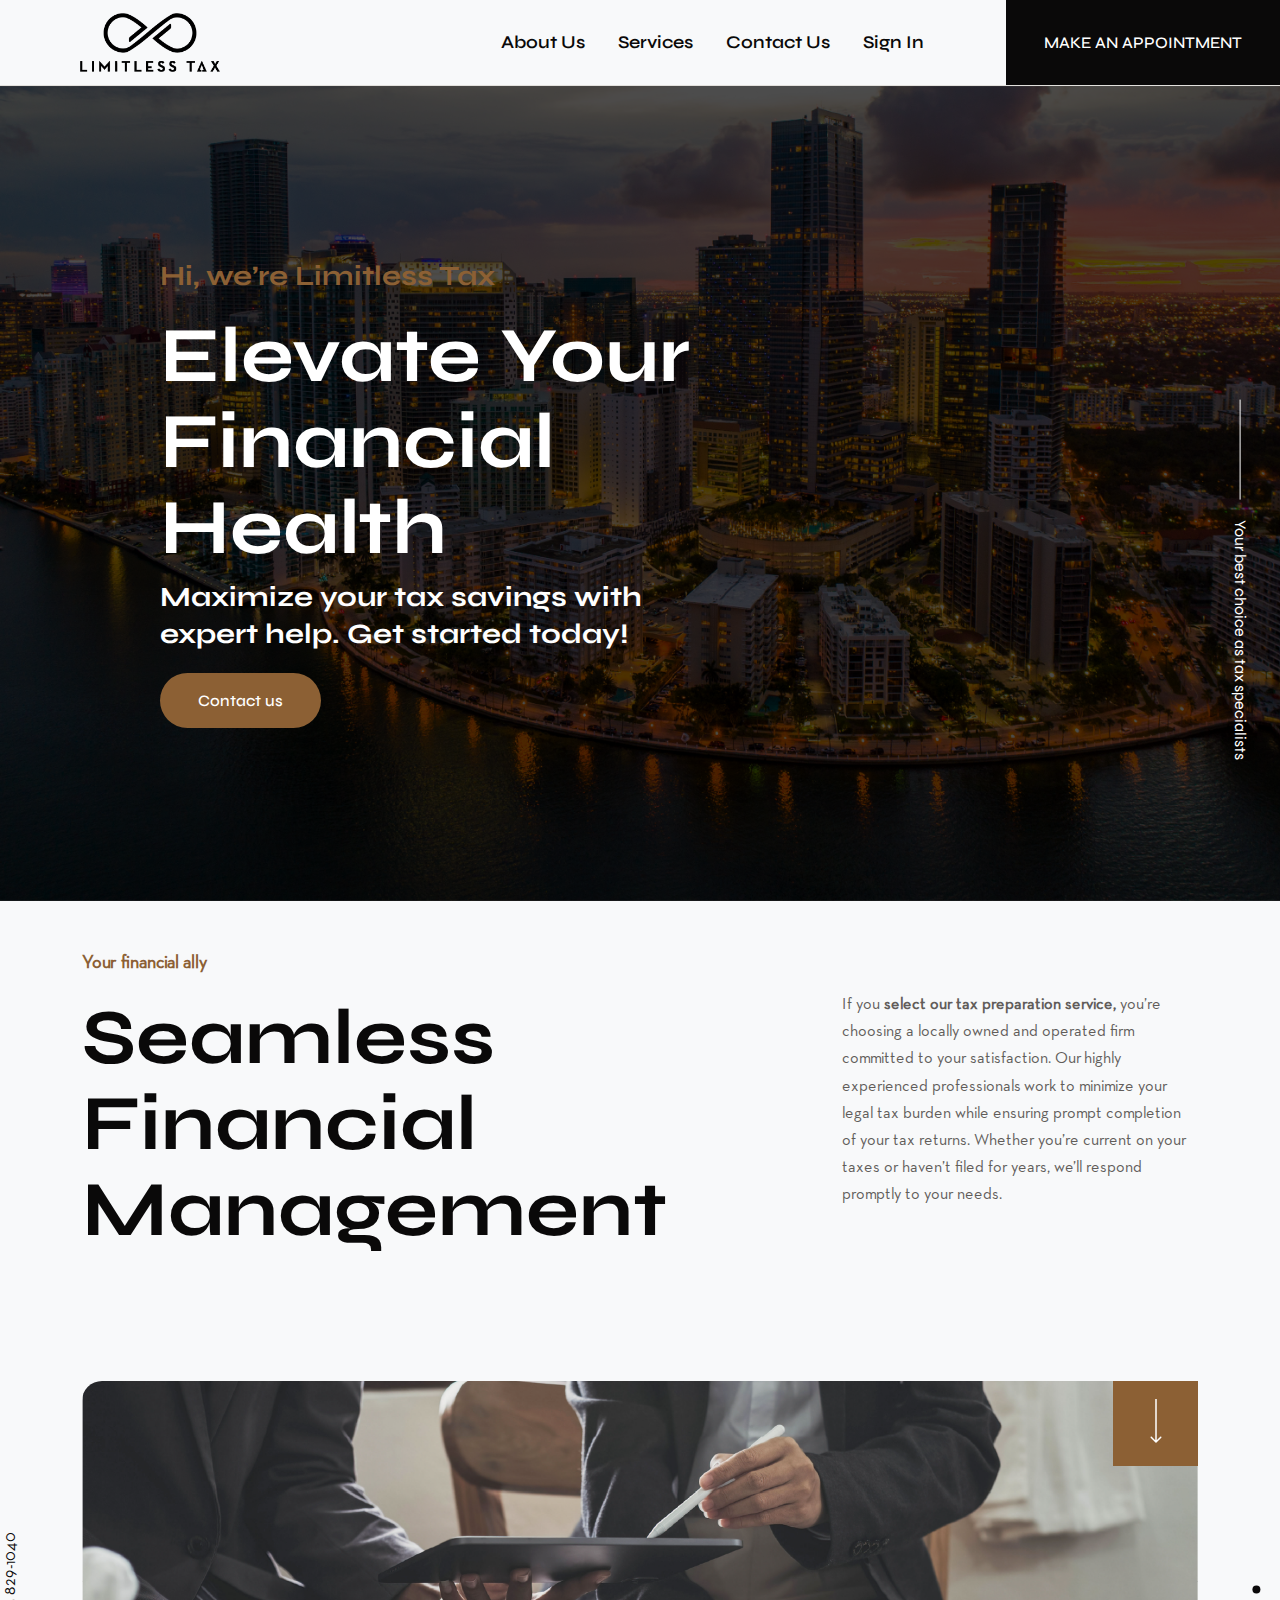
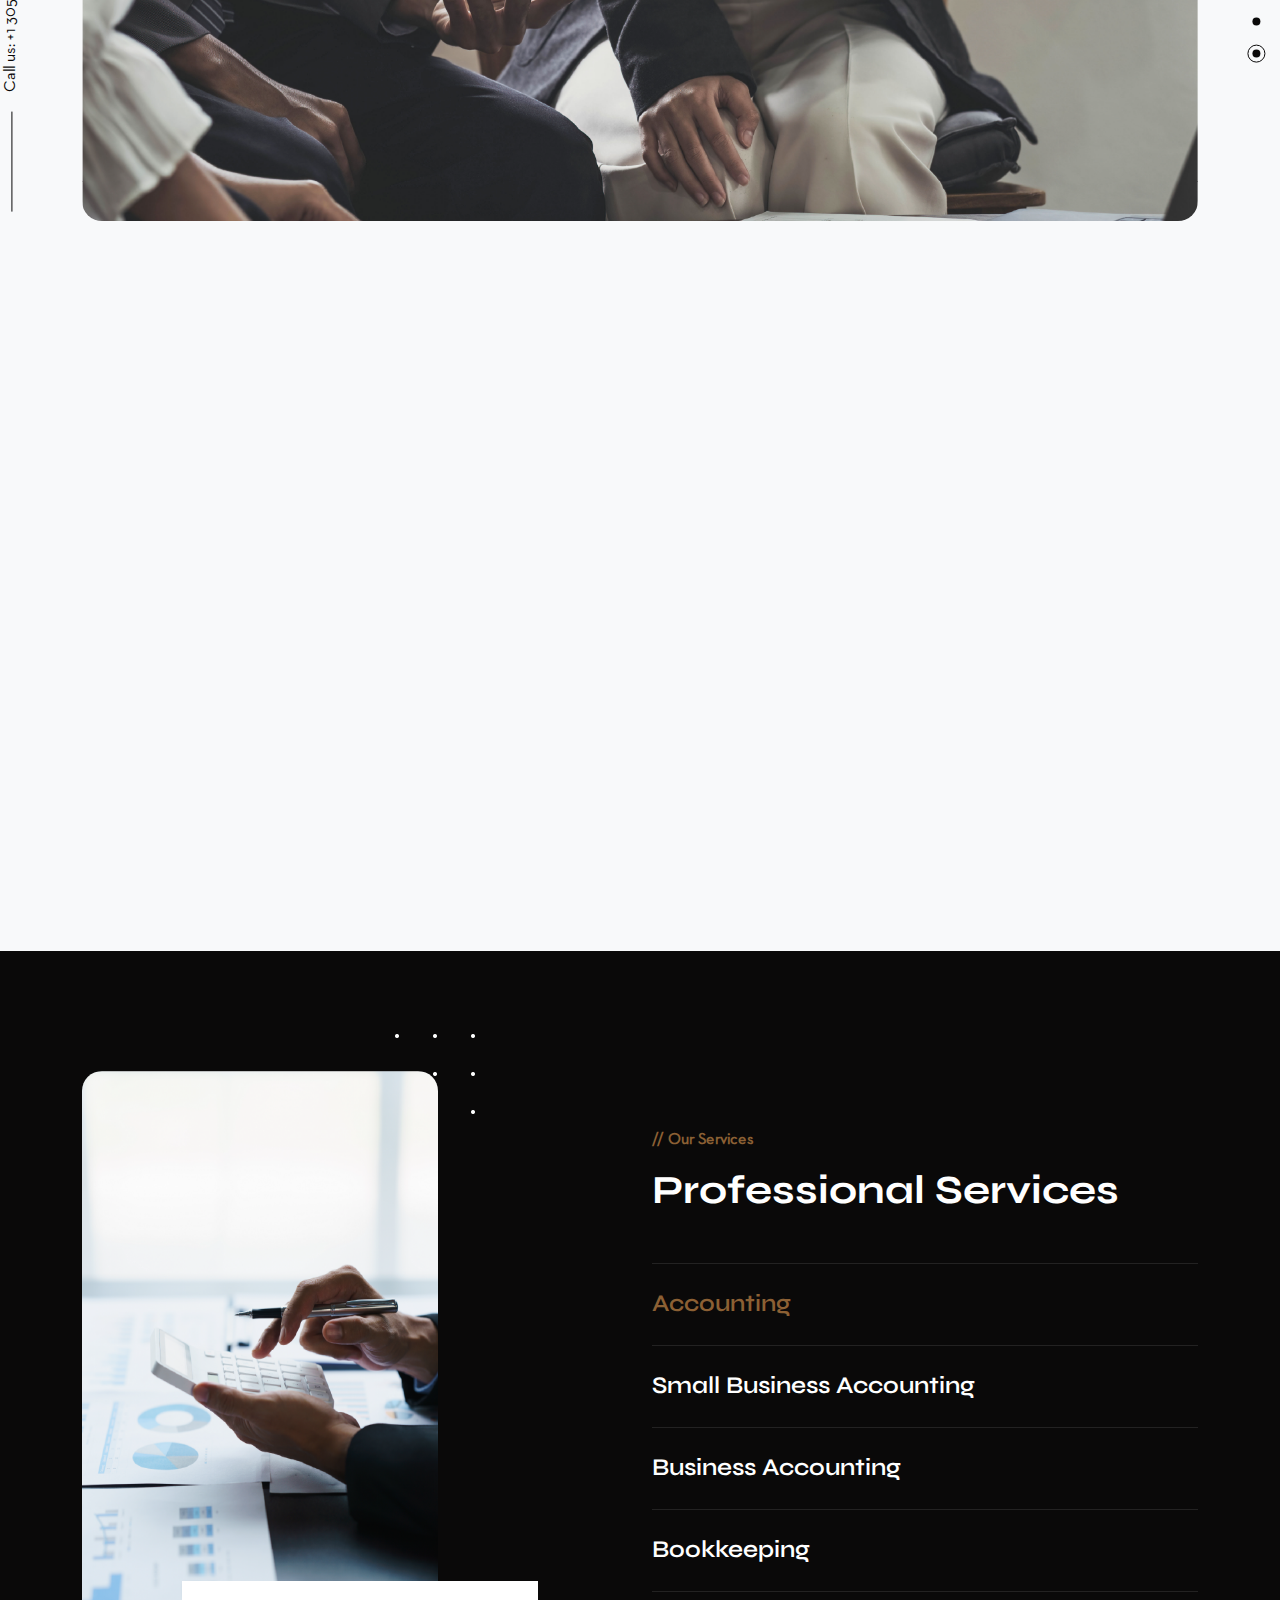
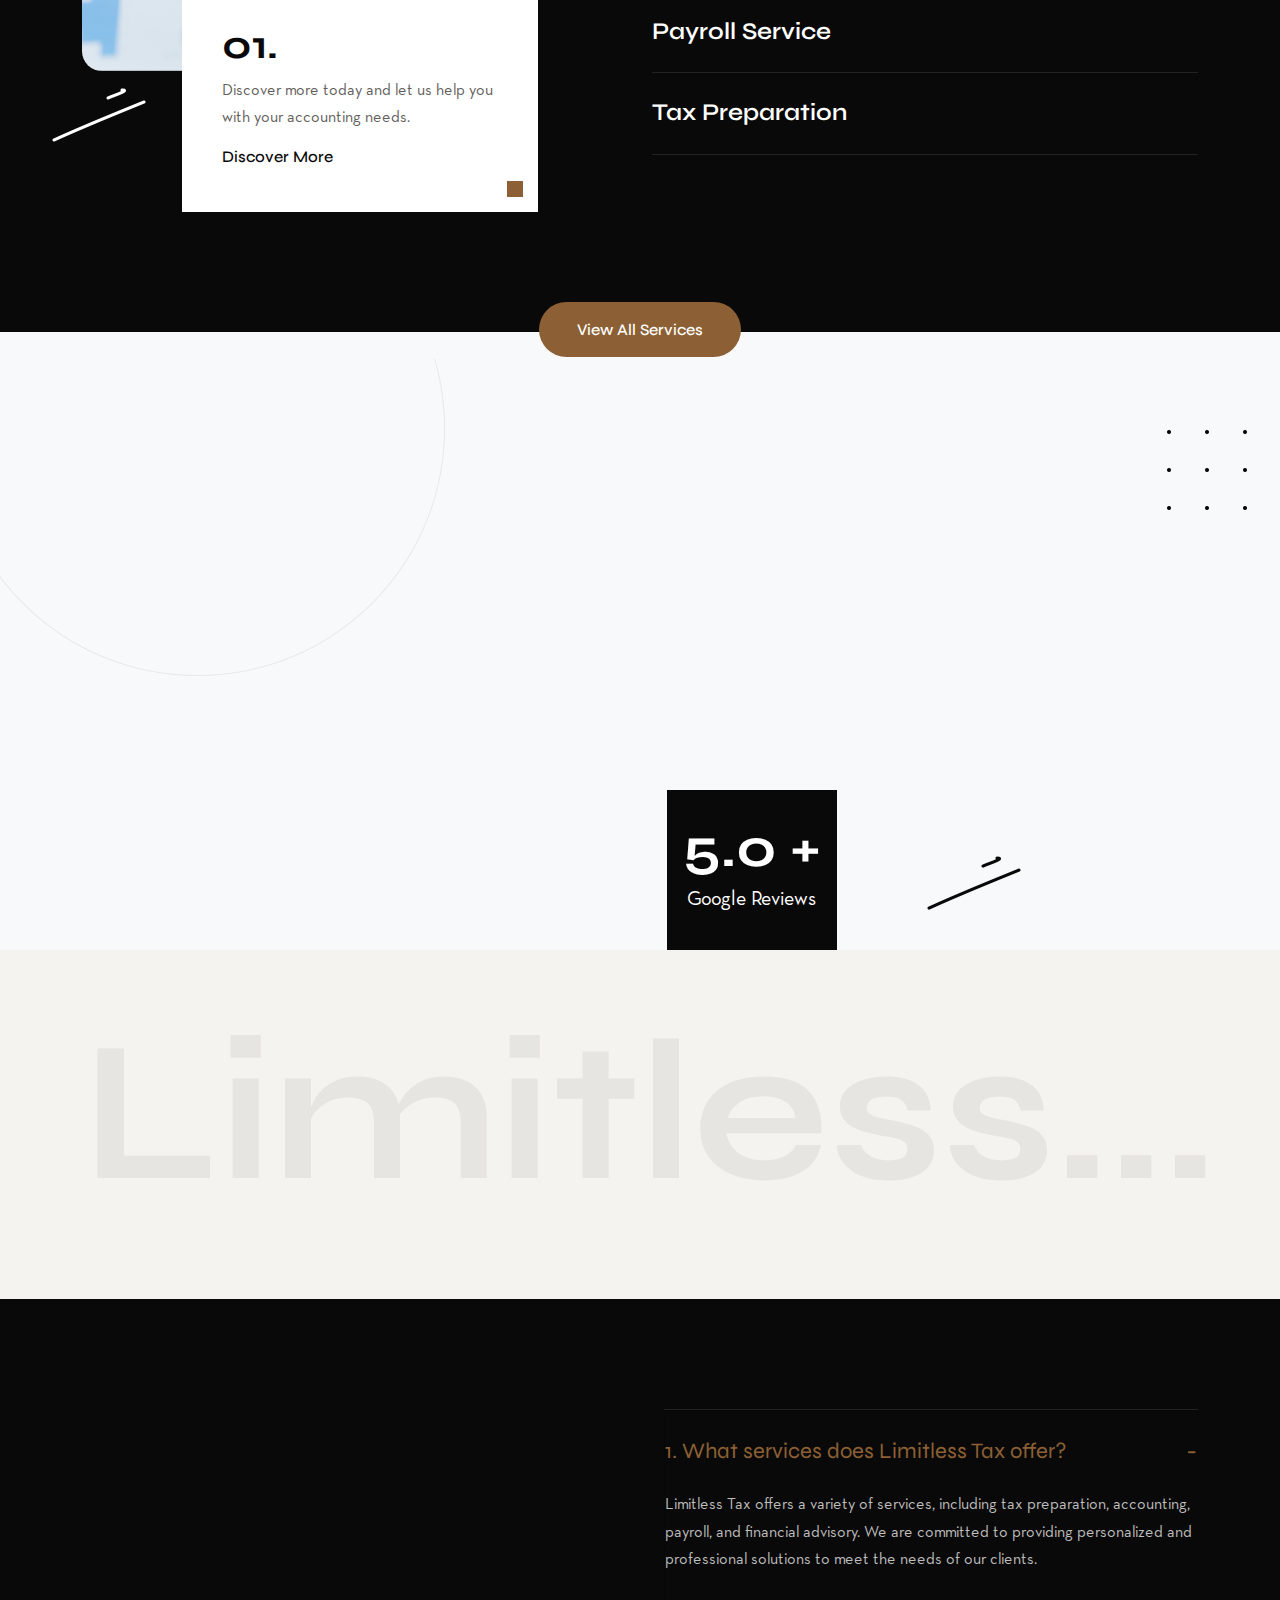
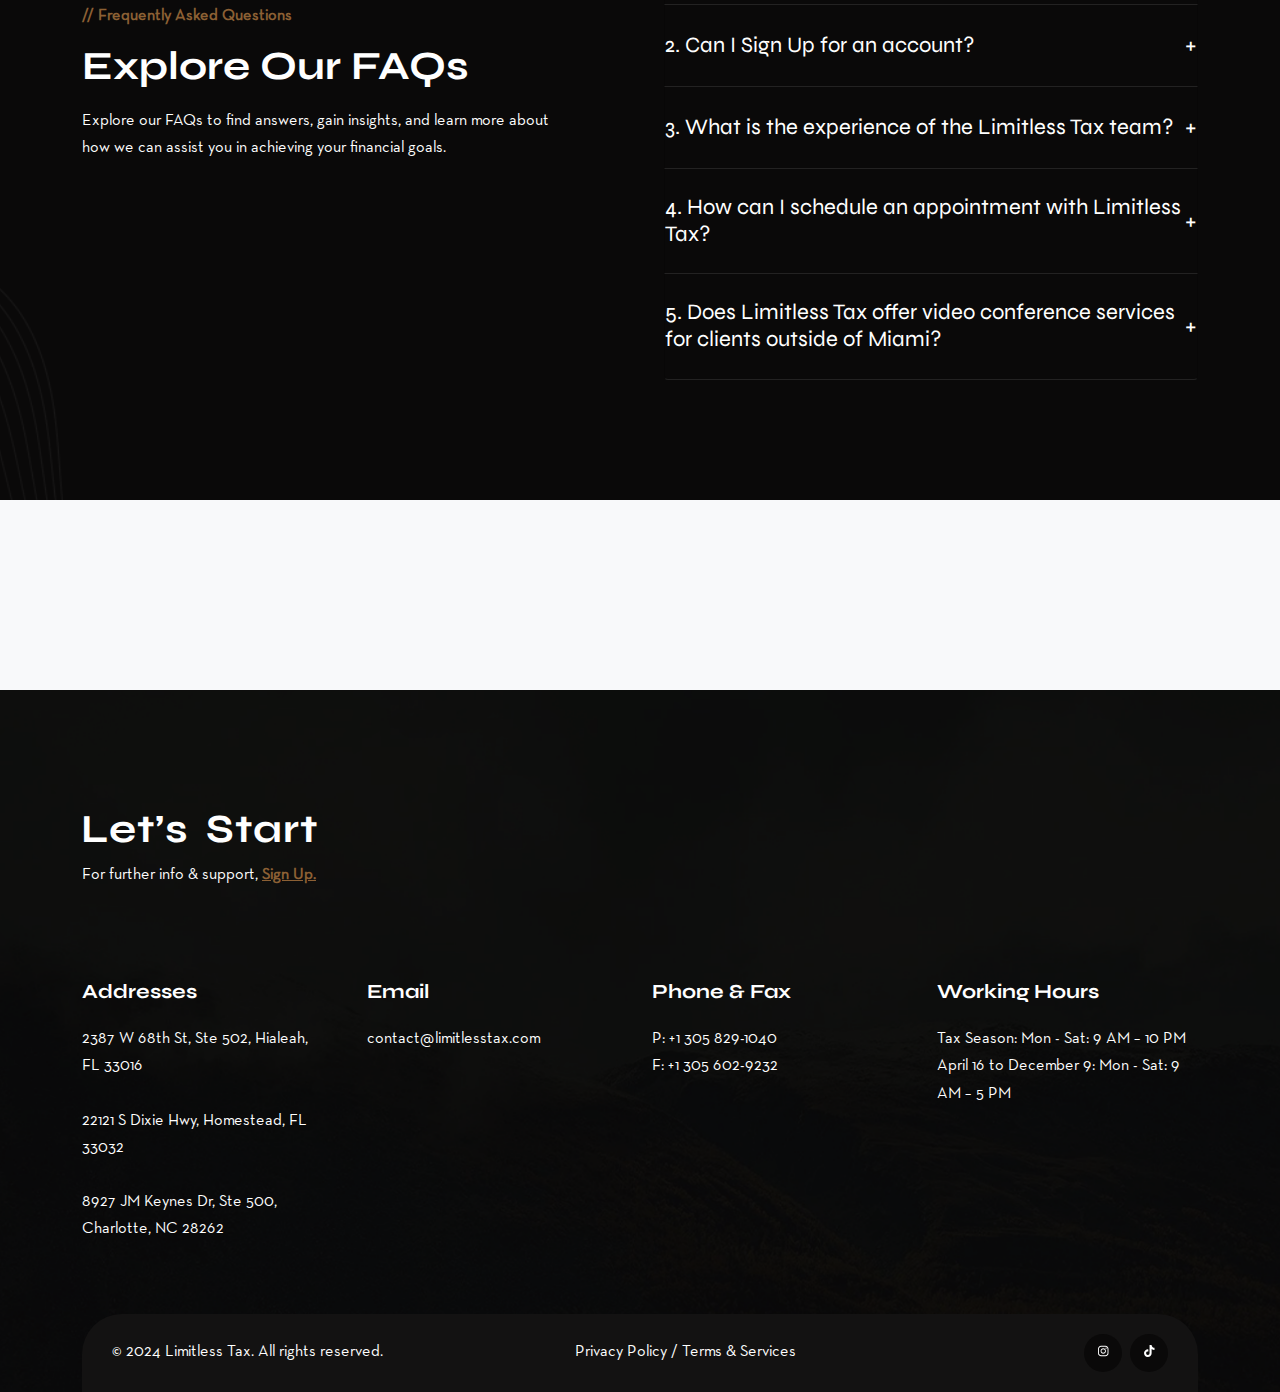
<file: index.html>
<!DOCTYPE html>
<html lang="zxx">

<head>
    <meta charset="UTF-8">
    <meta name="viewport" content="width=device-width, initial-scale=1.0">
    <meta http-equiv="X-UA-Compatible" content="IE=edge">
    <title>Limitless Tax - Financial Services</title>
    <link rel="icon" href="assets/img/favicon.png" sizes="20x20" type="image/png">

    <!-- Stylesheets CSS -->
    <link rel="stylesheet" href="assets/css/bootstrap.min.css">
    <link rel="stylesheet" href="assets/css/animate.min.css">
    <link rel="stylesheet" href="assets/css/fontawesome.min.css">
    <link rel="stylesheet" href="assets/css/magnific.min.css">
    <link rel="stylesheet" href="assets/css/slick.min.css">
    <link rel="stylesheet" href="assets/css/style.css">
    <link rel="stylesheet" href="assets/css/responsive.css">

    <!-- Google reCAPTCHA -->
    <script src="https://www.google.com/recaptcha/api.js" async defer></script>
</head>

<body class="bg-light">

    <!-- Google Tag Manager -->
    <script async src="https://www.googletagmanager.com/gtag/js?id=G-6F8ZD1R8CJ"></script>
    <script>
        window.dataLayer = window.dataLayer || [];
        function gtag() { dataLayer.push(arguments); }
        gtag('js', new Date());
        gtag('config', 'G-6F8ZD1R8CJ');
    </script>

    <!-- Body Overlay -->
    <div class="body-overlay" id="body-overlay"></div>

    <!-- Pop-up Container -->
    <div id="popup" class="popup">
        <div class="popup-content">
            <span class="close-btn">&times;</span>
            <!-- Logo -->
            <img src="assets/img/logo-header.png" alt="Limitless Tax Logo" class="popup-logo">
            <h2>Sign-up</h2>
            <p>Sign In / Sign Up to start your taxes now.</p>
            <!-- Screenshot of Customer Area -->
            <a href="https://limitlesstax.taxdome.com" class="btn btn-base border-radius">Sign Up Now</a>
            <!-- Mobile App Section -->
            <div class="mobile-app-section">
                <p>Mobile App Available</p>
                <div class="app-store-links">
                    <a href="https://play.google.com/store/apps/details?id=com.taxdome" target="_blank">
                        <img src="assets/img/google-play-icon.png" alt="Google Play Store" class="play-store-logo">
                    </a>
                    <a href="https://apps.apple.com/us/app/taxdome-client-portal/id1472202357" target="_blank">
                        <img src="assets/img/apple-store-icon.svg" alt="Apple App Store" class="app-store-logo">
                    </a>
                </div>
            </div>
        </div>
    </div>

    <!-- Sidebar Menu -->
    <div class="sidebar-menu" id="sidebar-menu">
        <button class="sidebar-menu-close"><i class="fa fa-times"></i></button>
        <div class="sidebar-inner">
            <div class="thumb">
                <img src="assets/img/logo-header.png" alt="Logo Limitlesstax">
            </div>
            <div class="sidebar-address">
                <ul>
                    <li>
                        <br>
                        <i class="fa fa-map-marker-alt"></i>
                        <a href="https://maps.app.goo.gl/hh9yUtaGnehdVJBy7" title="View location on Google Maps">2387 W
                            68th St, Ste 502, Hialeah, FL 33016</a>
                    </li>
                    <li>
                        <i class="fa fa-map-marker-alt"></i>
                        <a href="https://maps.app.goo.gl/xFGtqBL2CZH6XKhK9" title="View location on Google Maps">22121 S
                            Dixie Hwy, Homestead, FL 33032</a>
                    </li>
                    <li>
                        <i class="fa fa-map-marker-alt"></i>
                        <a href="https://maps.app.goo.gl/42W3H1t5gKk3HaPC8" title="View location on Google Maps">8927 JM
                            Keynes Dr, Ste 500, Charlotte, NC 28262</a>
                    </li>
                    <li>
                        <i class="fa fa-envelope"></i>
                        <a href="mailto:contact@limitlesstax.com"
                            title="Send an email to contact@limitlesstax.com">contact@limitlesstax.com</a>
                    </li>
                    <li>
                        <i class="fa fa-phone"></i>
                        <a href="tel:+1 305 829-1040" title="Call +1 305 829-1040">+1 305 829-1040</a>
                    </li>
                    <li>
                        <i class="fa fa-fax"></i>+1 305 602-9232
                    </li>
                </ul>
            </div>
            <div class="sidebar-address">
                <ul>
                    <li>
                        <i class="fa fa-user"></i>
                        <a href="https://limitlesstax.taxdome.com" title="Sign In/Sign Up">Sign In / Sign Up</a>
                    </li>
                </ul>
            </div>
            <ul class="social-media">
                <li><a href="https://www.instagram.com/limitless.tax/" title="Follow us on Instagram"><i
                            class="fab fa-instagram"></i></a></li>
                <li><a href="https://www.tiktok.com/@limitlesstax" title="Follow us on TikTok"><i
                            class="fab fa-tiktok"></i></a></li>
            </ul>
        </div>
    </div>
    <!-- End Sidebar Menu -->

    <!-- Navbar Start -->
    <nav class="navbar navbar-area navbar-area-2 navbar-expand-lg">
        <div class="container nav-container navbar-bg">
            <div class="responsive-mobile-menu">
                <button class="menu toggle-btn d-block d-lg-none" data-target="#itech_main_menu" aria-expanded="false"
                    aria-label="Toggle navigation">
                    <span class="icon-left"></span>
                    <span class="icon-right"></span>
                </button>
            </div>
            <div class="logo">
                <a href="index.html"><img src="assets/img/logo-header.png" alt="Logo Limitlesstax"></a>
            </div>
            <div class="collapse navbar-collapse" id="itech_main_menu">
                <ul class="navbar-nav menu-open text-lg-end">
                    <li class="menu-item">
                        <a href="about.html">About Us</a>
                    </li>
                    <li class="menu-item">
                        <a href="service.html">Services</a>
                    </li>
                    <li>
                        <a class="menubar" id="navigation-button" href="#">Contact Us</a>
                    </li>
                    <li class="menu-item">
                        <a href="https://limitlesstax.taxdome.com" title="Access Client Portal">Sign In</a>
                    </li>
                </ul>
            </div>
            <div class="nav-right-part nav-right-part-desktop align-self-center">
                <a class="btn btn-black"
                    href="https://outlook.office365.com/owa/calendar/LimitlessTax1@limitlesstax.com/bookings/"
                    title="Make An Appointment">MAKE AN APPOINTMENT</a>
            </div>
        </div>
    </nav>
    <!-- Navbar End -->

    <!-- Announcement Appointment Mobile Only Bar Start -->
    <div class="announcement-bar">
        <div class="marquee">
            <p>
                <a href="https://outlook.office365.com/owa/calendar/LimitlessTax1@limitlesstax.com/bookings/"
                    title="Make An Appointment">
                    CLICK HERE TO MAKE AN APPOINTMENT &nbsp;&nbsp;&nbsp;&nbsp;
                    CLICK HERE TO MAKE AN APPOINTMENT &nbsp;&nbsp;&nbsp;&nbsp;
                    CLICK HERE TO MAKE AN APPOINTMENT &nbsp;&nbsp;&nbsp;&nbsp;
                    CLICK HERE TO MAKE AN APPOINTMENT &nbsp;&nbsp;&nbsp;&nbsp;
                    CLICK HERE TO MAKE AN APPOINTMENT
                </a>
            </p>
        </div>
    </div>
    <!-- Announcement Appointment Mobile Only Bar End -->

    <!-- Header2 Start -->
    <header class="header-banner">
        <img src="./assets/img/bg/MIAMI-AEREAL.webp" alt="Vista aérea de Miami" class="header-image">
        <div class="header-content">
            <div class="row">
                <div class="col-xl-7 col-lg-9">
                    <h6>Hi, we’re Limitless Tax</h6>
                    <h1>Elevate Your Financial Health</h1>
                    <h4>Maximize your tax savings with expert help. Get started today!</h4>
                    <div class="btn-wrap">
                        <a class="btn btn-base border-radius left_image_bounce" href="service.html">Contact us</a>
                    </div>
                    <div class="banner2-call">
                        <a title="your best choice as tax specialists">Your best choice as tax specialists</a>
                    </div>
                </div>
            </div>
        </div>
    </header>
    <!-- Header2 End -->


<!--Header3 Start

    <header class="header3-banner">
        <div class="header3-container">
            <div class="header3-content">
                <div class="banner3-call">
                    <a title="your best choice as tax specialists">Your best choice as tax specialists</a>
                </div>
                <h6>Hi, we’re Limitless Tax</h6>
                <h1>Elevate Your Financial Health</h1>
                <h4>Maximize your tax savings with expert help. Get started today!</h4>
                <div class="btn-wrap">
                    <a class="btn btn-base border-radius left_image_bounce" href="service.html">Contact us</a>
                </div>
            </div>
            <div class="header3-image-container">
                <img src="./assets/img/bg/MIAMI-AEREAL.webp" alt="Business Team" class="header3-main-image">
            </div>
        </div>
    </header>
    
    Header3 End -->

    <!-- Headline Start -->
    <div class="banner-area pd-bottom-120 banner-small-inner banner-small-inner-2">
        <div class="container">
            <div class="row">
                <div class="col-xl-7 col-lg-9">
                    <h6>Your financial ally</h6>
                    <h2>Seamless Financial Management</h2>
                </div>
                <div class="col-xl-4 offset-xl-1 col-lg-9 mt-3 mt-xl-0 align-self-center">
                    <p>If you <strong>select our tax preparation service,</strong> you’re choosing a locally owned and
                        operated firm committed to your satisfaction. Our highly experienced professionals work to
                        minimize your legal tax burden while ensuring prompt completion of your tax returns. Whether
                        you’re current on your taxes or haven’t filed for years, we’ll respond promptly to your needs.
                    </p>
                </div>
            </div>
        </div>
    </div>
    <!-- Headline End -->

    <!-- Main Photos Start -->
    <div class="container">
        <div class="banner-video-area banner-video-area-4 bg-relative">
            <div class="scroll-down">
                <a href="#about-area">
                    <img src="assets/img/icon/12.svg" alt="Scroll Down Button">
                </a>
            </div>
            <div class="slider banner-slider">
                <div class="slide-item text-center"
                    style="background-image: url('./assets/img/bg/HOME1-LIMITLESS.webp');"
                    aria-label="Limitless Service Background Image"></div>
                <div class="slide-item text-center" style="background-image: url('./assets/img/bg/MIAMI-AEREAL.webp');"
                    aria-label="Miami Aerial Background Image"></div>
                <div class="slide-item text-center"
                    style="background-image: url('./assets/img/bg/HOME-2-LIMITLESS.webp');"
                    aria-label="Limitless Service Background Image 2"></div>
            </div>
            <div class="banner-call">
                <a href="tel:+1 305 829-1040" title="Call +1 305 829-1040">Call us: +1 305 829-1040</a>
            </div>
            <div class="banner-slider-control">
                <div class="slider-dots"></div>
            </div>
        </div>
    </div>
    <!-- Main Photos Area End -->


    <!-- About Area Start -->
    <div id="about-area" class="about-area pd-top-120 pd-bottom-120">
        <div class="container">
            <div class="row">
                <div class="col-lg-6 col-md-9 wow animated fadeInLeft" data-wow-duration="1.5s" data-wow-delay="0.3s">
                    <div class="about-thumb-area">
                        <img class="about-img-1" src="assets/img/about/ABOUT4.png" width="300" height="auto"
                            alt="About Image 1 Golden Tax Object">
                        <img class="about-img-2" src="assets/img/about/ABOUT-US-HOME-COLOR.webp" width="auto"
                            height="330" alt="About Image 2 Miami Aereal">
                        <img class="about-img-3 top_image_bounce" src="assets/img/about/3.png"
                            alt="Bounce Object Image">
                        <img class="about-img-4 top_image_bounce" src="assets/img/about/4.png"
                            alt="Bounce Object Image 2">
                        <div class="exp-wrap">
                            <div class="exp-inner">
                                <h2>10 +</h2>
                                <p>Years Experienced</p>
                            </div>
                        </div>
                    </div>
                </div>
                <div class="col-lg-6 align-self-center wow animated fadeInRight" data-wow-duration="1.5s"
                    data-wow-delay="0.3s">
                    <div class="section-title mb-0 mt-5 mt-lg-0">
                        <h6 class="sub-title">// Tax Specialists You Can Trust</h6>
                        <h2 class="title">At Limitless Tax, We Do More Than Just Taxes</h2>
                        <p class="content">We’ve designed our practice to be client-centric. You’re our first priority,
                            and we’re proud of the many clients who entrust all their accounting and tax needs to our
                            firm.</p>
                        <p class="quote mt-4 pb-2">When you consider our capabilities, also note our:</p>
                        <div class="row">
                            <div class="col-md-6 mt-3">
                                <h5>Year Round Services</h5>
                            </div>
                            <div class="col-md-6 mt-3">
                                <h5>24/7 Availability</h5>
                            </div>
                            <div class="col-md-6 mt-3">
                                <h5>E-filling Center Approval</h5>
                            </div>
                            <div class="col-md-6 mt-3">
                                <h5>RTRP Certification</h5>
                            </div>
                        </div>
                        <div class="btn-wrap">
                            <a class="btn btn-base border-radius" href="about.html">Discover More</a>
                        </div>
                    </div>
                </div>
            </div>
        </div>
    </div>
    <!-- About Area End -->

    <!-- Service Area Start -->
    <div class="service-area bg-black pd-top-120 pd-bottom-120">
        <div class="container">
            <div class="row">
                <div class="col-lg-4 col-md-8">
                    <div class="tab-content" id="myTabContent">
                        <!-- Service Tab 1 -->
                        <div class="tab-pane fade show active" id="sertab1" role="tabpanel"
                            aria-labelledby="sertab1-tab">
                            <div class="single-service-inner-2">
                                <img class="top_image_bounce animate-img-1" src="assets/img/service/3.png"
                                    alt="Bounce Object Image">
                                <img class="top_image_bounce animate-img-2" src="assets/img/service/2.png"
                                    alt="Bounce Object Image 2">
                                <div class="thumb">
                                    <img class="service1" src="assets/img/service/ACCOUNTING-SERVICE-LIMITLESS-TAX.webp"
                                        width="auto" height="600" alt="Accounting Service Image">
                                </div>
                                <div class="details">
                                    <div class="details-inner">
                                        <h2>01.</h2>
                                        <p>Discover more today and let us help you with your accounting needs.</p>
                                        <a href="accounting-service.html">Discover More</a>
                                    </div>
                                </div>
                            </div>
                        </div>
                        <!-- Service Tab 2 -->
                        <div class="tab-pane fade" id="sertab2" role="tabpanel" aria-labelledby="sertab2-tab">
                            <div class="single-service-inner-2">
                                <img class="top_image_bounce animate-img-1" src="assets/img/service/2.png"
                                    alt="Bounce Object Image">
                                <img class="top_image_bounce animate-img-2" src="assets/img/service/3.png"
                                    alt="Bounce Object Image 2">
                                <div class="thumb">
                                    <img class="service2" src="assets/img/service/SMALL-SERVICE-ACCOUNTING.webp"
                                        width="auto" height="600" alt="Small Business Accounting Service Image">
                                </div>
                                <div class="details">
                                    <div class="details-inner">
                                        <h2>02.</h2>
                                        <p>Running a small business takes time and dedication. Let us do your
                                            number-crunching and help you maintain your bottom line.</p>
                                        <a href="smallbusiness-service.html">Discover More</a>
                                    </div>
                                </div>
                            </div>
                        </div>
                        <!-- Service Tab 3 -->
                        <div class="tab-pane fade" id="sertab3" role="tabpanel" aria-labelledby="sertab3-tab">
                            <div class="single-service-inner-2">
                                <img class="top_image_bounce animate-img-1" src="assets/img/service/2.png"
                                    alt="Bounce Object Image">
                                <img class="top_image_bounce animate-img-2" src="assets/img/service/3.png"
                                    alt="Bounce Object Image 2">
                                <div class="thumb">
                                    <img class="service3" src="assets/img/service/BUSINESS-SERVICE.webp" width="auto"
                                        height="600" alt="Business Services Image">
                                </div>
                                <div class="details">
                                    <div class="details-inner">
                                        <h2>03.</h2>
                                        <p>From accounts payable to purchasing to accounts receivable, we provide
                                            customized solutions to suit your specific needs.</p>
                                        <a href="business-service.html">Discover More</a>
                                    </div>
                                </div>
                            </div>
                        </div>
                        <!-- Service Tab 4 -->
                        <div class="tab-pane fade" id="sertab4" role="tabpanel" aria-labelledby="sertab4-tab">
                            <div class="single-service-inner-2">
                                <img class="top_image_bounce animate-img-1" src="assets/img/service/2.png"
                                    alt="Bounce Object Image">
                                <img class="top_image_bounce animate-img-2" src="assets/img/service/3.png"
                                    alt="Bounce Object Image 2">
                                <div class="thumb">
                                    <img class="service4" src="assets/img/service/BOOKEEPING-SERVICE.webp" width="auto"
                                        height="600" alt="Bookkeeping Service Image">
                                </div>
                                <div class="details">
                                    <div class="details-inner">
                                        <h2>04.</h2>
                                        <p>Let us handle the number-crunching and paperwork while you focus on what you
                                            do best.</p>
                                        <a href="bookeeping-service.html">Discover More</a>
                                    </div>
                                </div>
                            </div>
                        </div>
                        <!-- Service Tab 5 -->
                        <div class="tab-pane fade" id="sertab5" role="tabpanel" aria-labelledby="sertab5-tab">
                            <div class="single-service-inner-2">
                                <img class="top_image_bounce animate-img-1" src="assets/img/service/2.png"
                                    alt="Bounce Object Image">
                                <img class="top_image_bounce animate-img-2" src="assets/img/service/3.png"
                                    alt="Bounce Object Image 2">
                                <div class="thumb">
                                    <img class="service5" src="assets/img/service/PAYROLL-SERVICE.webp" width="auto"
                                        height="600" alt="Payroll Service Image">
                                </div>
                                <div class="details">
                                    <div class="details-inner">
                                        <h2>05.</h2>
                                        <p>Looking for a way to streamline your payroll and reporting processes? Let us
                                            help.</p>
                                        <a href="payroll-service.html">Discover More</a>
                                    </div>
                                </div>
                            </div>
                        </div>
                        <!-- Service Tab 6 -->
                        <div class="tab-pane fade" id="sertab6" role="tabpanel" aria-labelledby="sertab6-tab">
                            <div class="single-service-inner-2">
                                <img class="top_image_bounce animate-img-1" src="assets/img/service/2.png"
                                    alt="Bounce Object Image">
                                <img class="top_image_bounce animate-img-2" src="assets/img/service/3.png"
                                    alt="Bounce Object Image 2">
                                <div class="thumb">
                                    <img class="service6" src="assets/img/service/TAX-PREPARATION.webp" width="auto"
                                        height="600" alt="Tax Preparation Service Image">
                                </div>
                                <div class="details">
                                    <div class="details-inner">
                                        <h2>06.</h2>
                                        <p>Our goal is to help you plan and manage your overall tax situation, not just
                                            fill in forms.</p>
                                        <a href="tax-service.html">Discover More</a>
                                    </div>
                                </div>
                            </div>
                        </div>
                    </div>
                </div>
                <div class="col-lg-6 offset-lg-2 align-self-center">
                    <div class="section-title style-white mb-0 mt-4 mt-lg-0">
                        <h6 class="sub-title">// Our Services</h6>
                        <h2 class="title">Professional Services</h2>
                    </div>
                    <ul class="service-tab-inner nav nav-tabs mt-lg-5 mt-4" id="myTab" role="tablist">
                        <li class="nav-item" role="presentation">
                            <button class="nav-link active" id="sertab1-tab" data-bs-toggle="tab"
                                data-bs-target="#sertab1" type="button" role="tab" aria-controls="sertab1"
                                aria-selected="true">Accounting</button>
                        </li>
                        <li class="nav-item" role="presentation">
                            <button class="nav-link" id="sertab2-tab" data-bs-toggle="tab" data-bs-target="#sertab2"
                                type="button" role="tab" aria-controls="sertab2" aria-selected="false">Small Business
                                Accounting</button>
                        </li>
                        <li class="nav-item" role="presentation">
                            <button class="nav-link" id="sertab3-tab" data-bs-toggle="tab" data-bs-target="#sertab3"
                                type="button" role="tab" aria-controls="sertab3" aria-selected="false">Business
                                Accounting</button>
                        </li>
                        <li class="nav-item" role="presentation">
                            <button class="nav-link" id="sertab4-tab" data-bs-toggle="tab" data-bs-target="#sertab4"
                                type="button" role="tab" aria-controls="sertab4"
                                aria-selected="false">Bookkeeping</button>
                        </li>
                        <li class="nav-item" role="presentation">
                            <button class="nav-link" id="sertab5-tab" data-bs-toggle="tab" data-bs-target="#sertab5"
                                type="button" role="tab" aria-controls="sertab5" aria-selected="false">Payroll
                                Service</button>
                        </li>
                        <li class="nav-item" role="presentation">
                            <button class="nav-link" id="sertab6-tab" data-bs-toggle="tab" data-bs-target="#sertab6"
                                type="button" role="tab" aria-controls="sertab6" aria-selected="false">Tax
                                Preparation</button>
                        </li>
                    </ul>
                </div>
            </div>
        </div>
    </div>
    <div class="btn-wrap text-center">
        <a class="btn btn-base border-radius mt--30 left_image_bounce" href="service.html">View All Services</a>
    </div>
    <!-- Service Area End -->


    <!-- Testimonials Area Start -->
    <div class="testimonial-area pd-top-120">
        <img class="tm-img-animation-1" src="assets/img/about/10.png" alt="Bounce Object Image 3">
        <img class="tm-img-animation-2 top_image_bounce" src="assets/img/about/9.png" alt="Bounce Object Image 4">
        <div class="container">
            <div class="row">
                <div class="col-lg-6 wow animated fadeInLeft" data-wow-duration="1.5s" data-wow-delay="0.3s">
                    <div class="section-title mb-0">
                        <h6 class="sub-title">// Customers Feedback</h6>
                        <h2 class="title">What they’re talking</h2>
                        <div class="testimonial-slider mt-4">
                            <div class="single-testimonial-inner">
                                <div class="thumb">
                                    <img src="assets/img/about/8.png" alt="Quotes Image">
                                </div>
                                <p class="content">Quality and speed of service! The professionalism with which they
                                    attend to you is incredible! Demonstrating high knowledge on the subject. The team
                                    is very instructive, always willing to answer all your questions!!!!</p>
                                <h4>Yoliset Lopez</h4>
                                <p class="designation">Google Review</p>
                            </div>
                            <div class="single-testimonial-inner">
                                <div class="thumb">
                                    <img src="assets/img/about/8.png" alt="Quotes Image">
                                </div>
                                <p>Les recomiendo este lugar para hacer sus tax ,un personal bien capacitado y muy
                                    amables además del lugar estar bien decorado y acogedor</p>
                                <h4>Adolfo Suarez</h4>
                                <p class="designation">Google Review</p>
                            </div>
                            <div class="single-testimonial-inner">
                                <div class="thumb">
                                    <img src="assets/img/about/8.png" alt="Quotes Image">
                                </div>
                                <p>The best service, you feel like family. The Riveros are the best, I highly recommend
                                    them in every way.</p>
                                <h4>Dayira Hernandez</h4>
                                <p class="designation">Google Review</p>
                            </div>
                        </div>
                        <div class="testimonial-slider-control">
                            <div class="pagination"></div>
                            <div class="slider-controlprogress">
                                <span class="slider__label sr-only"></span>
                            </div>
                        </div>
                    </div>
                </div>
                <div class="col-lg-5 offset-lg-1 col-md-8">
                    <div class="about-thumb-area pb-0 pe-0 mt-4 mt-lg-0">
                        <img class="about-img-1 wow animated zoomIn" data-wow-duration="1.5s" data-wow-delay="0.3s"
                            src="assets/img/about/REVIEWS-HANDS.webp" width="auto" alt="Hands Stretching Image">
                        <img class="about-img-5 top_image_bounce" src="assets/img/about/5.png"
                            alt="Bounce Object Image 5">
                        <img class="about-img-6 top_image_bounce" src="assets/img/about/7.png"
                            alt="Bounce Object Image 6">
                        <div class="avg-ratting-wrap">
                            <div class="avg-ratting-inner">
                                <h2>5.0 +</h2>
                                <p>Google Reviews</p>
                            </div>
                        </div>
                    </div>
                </div>
            </div>
        </div>
    </div>
    <!-- Testimonials Area End -->

    <!-- Banner Area Start -->
    <div class="counter-area bg-sky pd-top-110 pd-bottom-60">
        <div class="container">
            <div class="counter-area-inner">
                <h2 class="overlay-title">Limitless...</h2>
                <div class="row">
                    <div class="col-lg-3 col-md-6 wow animated fadeInUp" data-wow-duration="1.5s"
                        data-wow-delay="0.01s">
                        <div class="single-counter-inner text-center">
                            <h2><span class="counter">15</span></h2>
                            <h6>Successful Tax Seasons</h6>
                        </div>
                    </div>
                    <div class="col-lg-3 col-md-6 wow animated fadeInUp" data-wow-duration="1.5s" data-wow-delay="0.1s">
                        <div class="single-counter-inner text-center">
                            <h2><span class="counter">3150</span></h2>
                            <h6>Satisfied Global Clients</h6>
                        </div>
                    </div>
                    <div class="col-lg-3 col-md-6 wow animated fadeInUp" data-wow-duration="1.5s" data-wow-delay="0.2s">
                        <div class="single-counter-inner text-center">
                            <h2><span class="counter">35</span> +</h2>
                            <h6>Certifications</h6>
                        </div>
                    </div>
                    <div class="col-lg-3 col-md-6 wow animated fadeInUp" data-wow-duration="1.5s" data-wow-delay="0.3s">
                        <div class="single-counter-inner text-center">
                            <h2><span class="counter">3428</span> +</h2>
                            <h6>Successfully Project Done</h6>
                        </div>
                    </div>
                </div>
            </div>
        </div>
    </div>
    <!-- Banner Area End -->


    <!-- FAQ Area Start -->
    <div class="faq-area pd-top-110 bg-cover pd-bottom-120" style="background-image: url('./assets/img/bg/5.png');"
        aria-label="FAQ background image">
        <div class="container">
            <div class="row">
                <div class="col-lg-6 align-self-center">
                    <div class="section-title style-white mb-0 pe-xl-5">
                        <h6 class="sub-title">// Frequently Asked Questions</h6>
                        <h2 class="title">Explore our FAQs</h2>
                        <p class="content mb-4">Explore our FAQs to find answers, gain insights, and learn more about
                            how we can assist you in achieving your financial goals.</p>
                    </div>
                </div>
                <div class="col-lg-6 ps-xl-4">
                    <div class="accordion attax-accordion mt-5 mt-lg-0 style-white" id="accordionExample">
                        <!-- FAQ Item 1 -->
                        <div class="accordion-item">
                            <h2 class="accordion-header" id="headingOne">
                                <button class="accordion-button" type="button" data-bs-toggle="collapse"
                                    data-bs-target="#collapseOne" aria-expanded="true" aria-controls="collapseOne">
                                    1. What services does Limitless Tax offer?
                                </button>
                            </h2>
                            <div id="collapseOne" class="accordion-collapse collapse show" aria-labelledby="headingOne"
                                data-bs-parent="#accordionExample">
                                <div class="accordion-body">
                                    Limitless Tax offers a variety of services, including tax preparation, accounting,
                                    payroll, and financial advisory. We are committed to providing personalized and
                                    professional solutions to meet the needs of our clients.
                                </div>
                            </div>
                        </div>
                        <!-- FAQ Item 2 -->
                        <div class="accordion-item">
                            <h2 class="accordion-header" id="headingTwo">
                                <button class="accordion-button collapsed" type="button" data-bs-toggle="collapse"
                                    data-bs-target="#collapseTwo" aria-expanded="false" aria-controls="collapseTwo">
                                    2. Can I Sign Up for an account?
                                </button>
                            </h2>
                            <div id="collapseTwo" class="accordion-collapse collapse" aria-labelledby="headingTwo"
                                data-bs-parent="#accordionExample">
                                <div class="accordion-body">
                                    Yes, sign up now free to create an account with access to features like, instant
                                    chat, service request, document uploading, payment and much more. Get full remote
                                    services online.
                                </div>
                            </div>
                        </div>
                        <!-- FAQ Item 3 -->
                        <div class="accordion-item">
                            <h2 class="accordion-header" id="headingThree">
                                <button class="accordion-button collapsed" type="button" data-bs-toggle="collapse"
                                    data-bs-target="#collapseThree" aria-expanded="false" aria-controls="collapseThree">
                                    3. What is the experience of the Limitless Tax team?
                                </button>
                            </h2>
                            <div id="collapseThree" class="accordion-collapse collapse" aria-labelledby="headingThree"
                                data-bs-parent="#accordionExample">
                                <div class="accordion-body">
                                    Our team has over a decade of experience in accounting and tax services. We stay
                                    up-to-date with the latest tax laws and regulations to provide the best possible
                                    service to our clients.
                                </div>
                            </div>
                        </div>
                        <!-- FAQ Item 4 -->
                        <div class="accordion-item">
                            <h2 class="accordion-header" id="headingFour">
                                <button class="accordion-button collapsed" type="button" data-bs-toggle="collapse"
                                    data-bs-target="#collapseFour" aria-expanded="false" aria-controls="collapseFour">
                                    4. How can I schedule an appointment with Limitless Tax?
                                </button>
                            </h2>
                            <div id="collapseFour" class="accordion-collapse collapse" aria-labelledby="headingFour"
                                data-bs-parent="#accordionExample">
                                <div class="accordion-body">
                                    You can schedule an appointment with us using our online booking platform. Simply <a
                                        href="https://outlook.office365.com/owa/calendar/LimitlessTax1@limitlesstax.com/bookings/">CLICK
                                        HERE</a>.
                                </div>
                            </div>
                        </div>
                        <!-- FAQ Item 5 -->
                        <div class="accordion-item">
                            <h2 class="accordion-header" id="headingFive">
                                <button class="accordion-button collapsed" type="button" data-bs-toggle="collapse"
                                    data-bs-target="#collapseFive" aria-expanded="false" aria-controls="collapseFive">
                                    5. Does Limitless Tax offer video conference services for clients outside of Miami?
                                </button>
                            </h2>
                            <div id="collapseFive" class="accordion-collapse collapse" aria-labelledby="headingFive"
                                data-bs-parent="#accordionExample">
                                <div class="accordion-body">
                                    Yes, we understand the importance of accessibility and offer video conference
                                    services for clients who are not located in Miami. Sign Up now and we can provide
                                    assistance regardless of your geographical location.
                                </div>
                            </div>
                        </div>
                    </div>
                </div>
            </div>
        </div>
    </div>
    <!-- FAQ Area End -->


    <!-- Maps Area Start -->
    <div class="contact-g-map">
        <iframe
            src="https://www.google.com/maps/embed?pb=!1m18!1m12!1m3!1d3589.5331991618514!2d-80.33328802386373!3d25.884836777274707!2m3!1f0!2f0!3f0!3m2!1i1024!2i768!4f13.1!3m3!1m2!1s0x88d9bba36be17ddb%3A0x25d108d336f7752e!2sLimitless%20Tax!5e0!3m2!1sen!2ses!4v1707173659072!5m2!1sen!2ses"
            width="200" height="200" style="border:0;" allowfullscreen="" loading="lazy"
            referrerpolicy="no-referrer-when-downgrade"></iframe>
        <iframe
            src="https://www.google.com/maps/embed?pb=!1m18!1m12!1m3!1d3599.302029310069!2d-80.38983881335558!3d25.561616519407284!2m3!1f0!2f0!3f0!3m2!1i1024!2i768!4f13.1!3m3!1m2!1s0x88d9c336cda17879%3A0x5b99a1866d153bdd!2sLimitless%20Tax!5e0!3m2!1sen!2ses!4v1707173757892!5m2!1sen!2ses"
            width="200" height="200" style="border:0;" allowfullscreen="" loading="lazy"
            referrerpolicy="no-referrer-when-downgrade"></iframe>
        <iframe
            src="https://www.google.com/maps/embed?pb=!1m18!1m12!1m3!1d1095.1825343943037!2d-80.75000870918709!3d35.309540469826864!2m3!1f0!2f0!3f0!3m2!1i1024!2i768!4f13.1!3m3!1m2!1s0x88541c3b54ca3e75%3A0xaac27070d49e3b90!2s8927%20J%20M%20Keynes%20Dr%20%23500%2C%20Charlotte%2C%20NC%2028262%2C%20USA!5e0!3m2!1sen!2ses!4v1734542480353!5m2!1sen!2ses"
            width="200" height="200" style="border:0;" allowfullscreen="" loading="lazy"
            referrerpolicy="no-referrer-when-downgrade"></iframe>
    </div>
    <!-- Maps Area End -->


    <!-- Footer Area Start -->
    <footer class="footer-area bg-cover" style="background-image: url('./assets/img/bg/12.png');">
        <div class="container">
            <div class="footer-top">
                <div class="row">
                    <div class="col-lg-6 align-self-center mb-4 mb-lg-0">
                        <h2 class="animate-text-footer">
                            <span class="waviy ms-2">
                                <span style="--i:1">L</span>
                                <span style="--i:2">e</span>
                                <span style="--i:3">t </span>
                                <span style="--i:4">’</span>
                                <span style="--i:5">s</span>
                                <span class="ms-2" style="--i:5">S</span>
                                <span style="--i:6">t</span>
                                <span style="--i:7">a</span>
                                <span style="--i:8">r</span>
                                <span style="--i:9">t</span>
                            </span>
                        </h2>
                        <p>For further info & support, <a href="https://limitlesstax.taxdome.com">Sign Up.</a></p>
                    </div>
                </div>
            </div>
        </div>
        <div class="container">
            <div class="row">
                <div class="col-lg-3 col-md-6">
                    <div class="widget widget_about pe-xl-4">
                        <h4 class="widget-title">Addresses</h4>
                        <div class="details">
                            <a href="https://maps.app.goo.gl/hh9yUtaGnehdVJBy7">
                                <p>2387 W 68th St, Ste 502, Hialeah, FL 33016</p>
                            </a><br>
                            <a href="https://maps.app.goo.gl/xFGtqBL2CZH6XKhK9">
                                <p>22121 S Dixie Hwy, Homestead, FL 33032</p>
                            </a><br>
                            <a href="https://maps.app.goo.gl/42W3H1t5gKk3HaPC8">
                                <p>8927 JM Keynes Dr, Ste 500, Charlotte, NC 28262</p>
                            </a>
                        </div>
                    </div>
                </div>
                <div class="col-lg-3 col-md-6">
                    <div class="widget widget_about">
                        <h4 class="widget-title">Email</h4>
                        <div class="details">
                            <a href="mailto:contact@limitlesstax.com">
                                <p>contact@limitlesstax.com</p>
                            </a>
                        </div>
                    </div>
                </div>
                <div class="col-lg-3 col-md-6">
                    <div class="widget widget_about">
                        <h4 class="widget-title">Phone & Fax</h4>
                        <div class="details">
                            <a href="tel:+1 305 829-1040">
                                <p>P: +1 305 829-1040</p>
                            </a>
                            <p>F: +1 305 602-9232</p>
                        </div>
                    </div>
                </div>
                <div class="col-lg-3 col-md-6">
                    <div class="widget widget_about">
                        <h4 class="widget-title">Working Hours</h4>
                        <div class="details">
                            <p>Tax Season: Mon - Sat: 9 AM – 10 PM</p>
                            <p>April 16 to December 9: Mon - Sat: 9 AM – 5 PM</p>
                        </div>
                    </div>
                </div>
            </div>
        </div>
        <div class="container">
            <div class="footer-bottom">
                <div class="row">
                    <div class="col-lg-4 align-self-center mb-1 mb-lg-0">
                        <p>&copy; 2024 Limitless Tax. All rights reserved.</p>
                    </div>
                    <div class="col-lg-5 align-self-center text-lg-center mb-3 mb-lg-0">
                        <p><a href="privacy-policy.html">Privacy Policy</a> / <a href="terms-services.html">Terms &
                                Services</a></p>
                    </div>
                    <div class="col-lg-3 text-lg-end">
                        <ul class="social-media">
                            <li>
                                <a class="instagram" href="https://www.instagram.com/limitless.tax/">
                                    <i class="fab fa-instagram"></i>
                                </a>
                            </li>
                            <li>
                                <a class="tiktok" href="https://www.tiktok.com/@limitlesstax">
                                    <i class="fab fa-tiktok"></i>
                                </a>
                            </li>
                        </ul>
                    </div>
                </div>
            </div>
        </div>
        <!-- Back to Top Area Start -->
        <div class="back-to-top">
            <span class="back-top">Back to top</span>
        </div>
        <!-- Back to Top Area End -->
    </footer>
    <!-- Footer Area End -->

    <!-- All JS Here -->
    <script src="assets/js/jquery.min.js"></script>
    <script src="assets/js/bootstrap.min.js"></script>
    <script src="assets/js/fontawesome.min.js"></script>
    <script src="assets/js/magnific.min.js"></script>
    <script src="assets/js/wow.min.js"></script>
    <script src="assets/js/slick.min.js"></script>
    <script src="assets/js/jQuery.rProgressbar.min.js"></script>
    <script src="assets/js/counter-up.min.js"></script>
    <script src="assets/js/waypoint.min.js"></script>
    <script src="assets/js/contact.js"></script>
    <!-- Main JS  -->
    <script src="assets/js/main.js"></script>
</body>

</html>
</file>
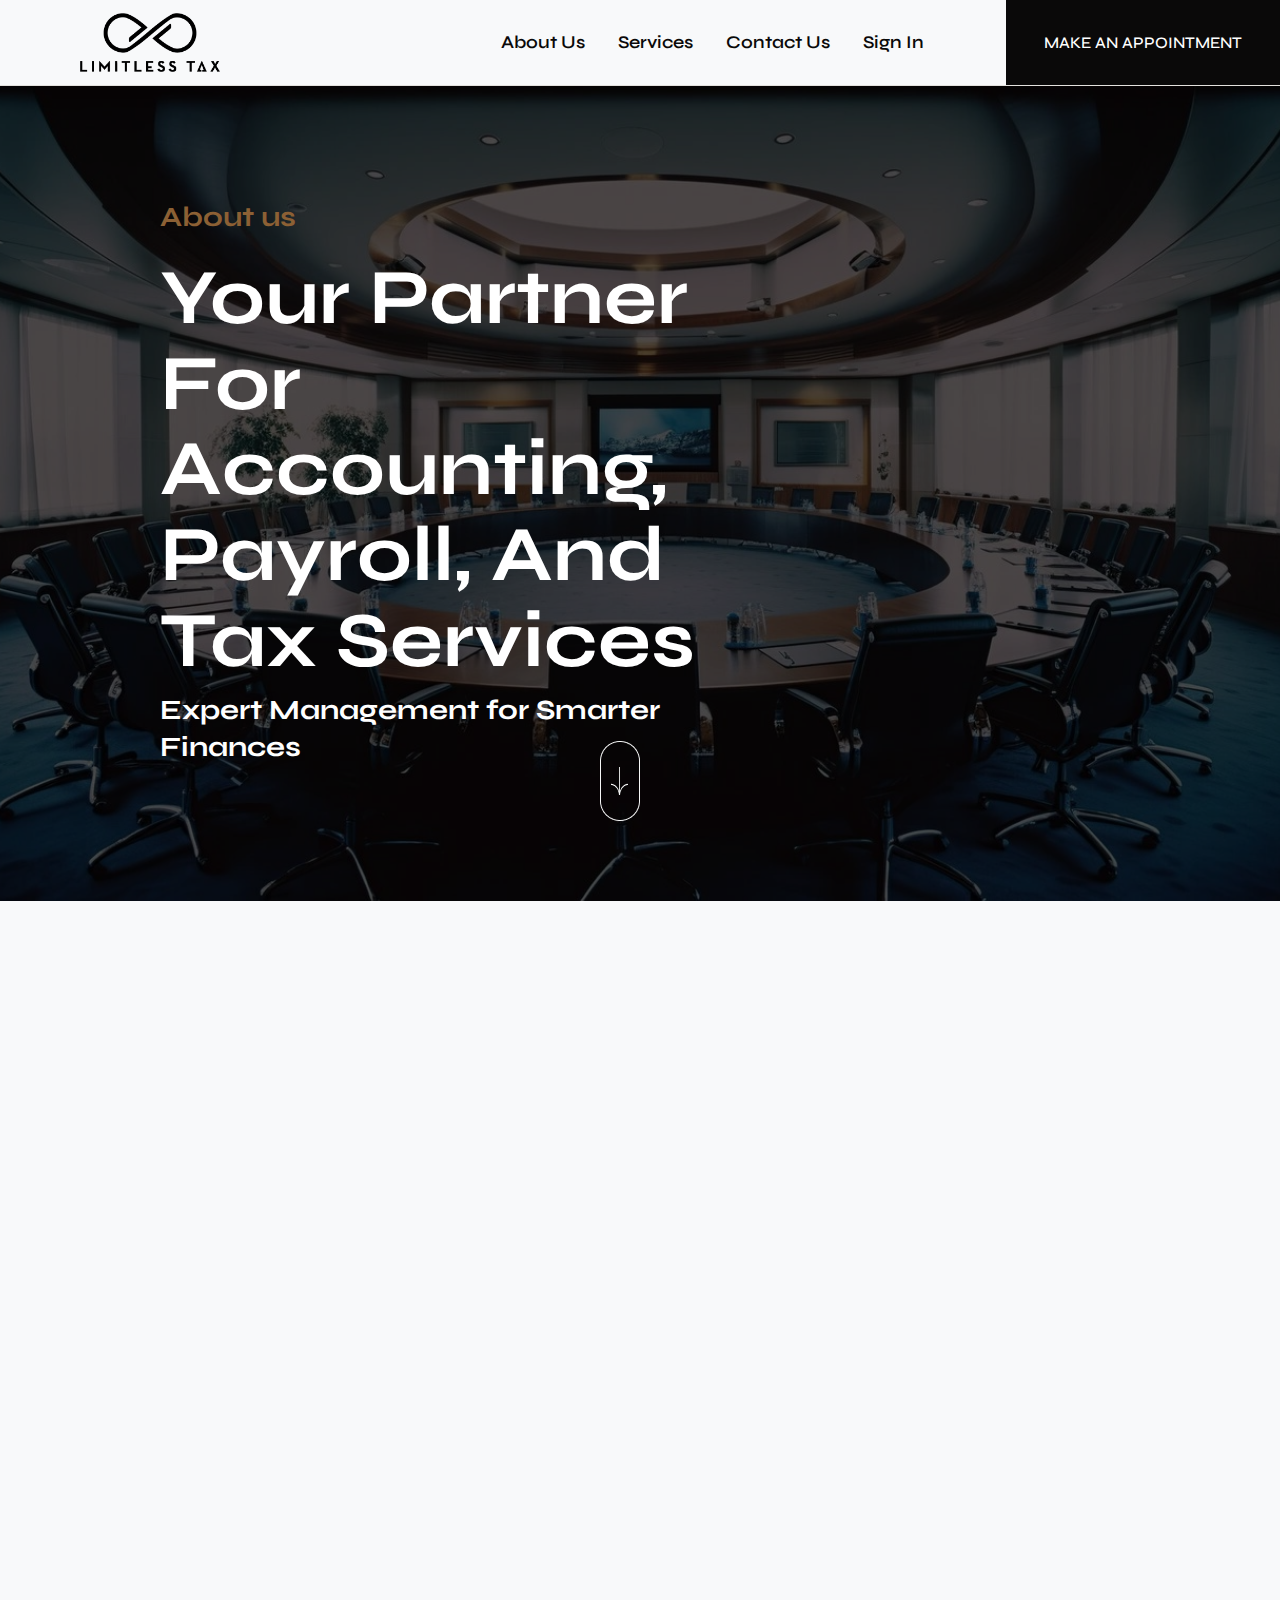
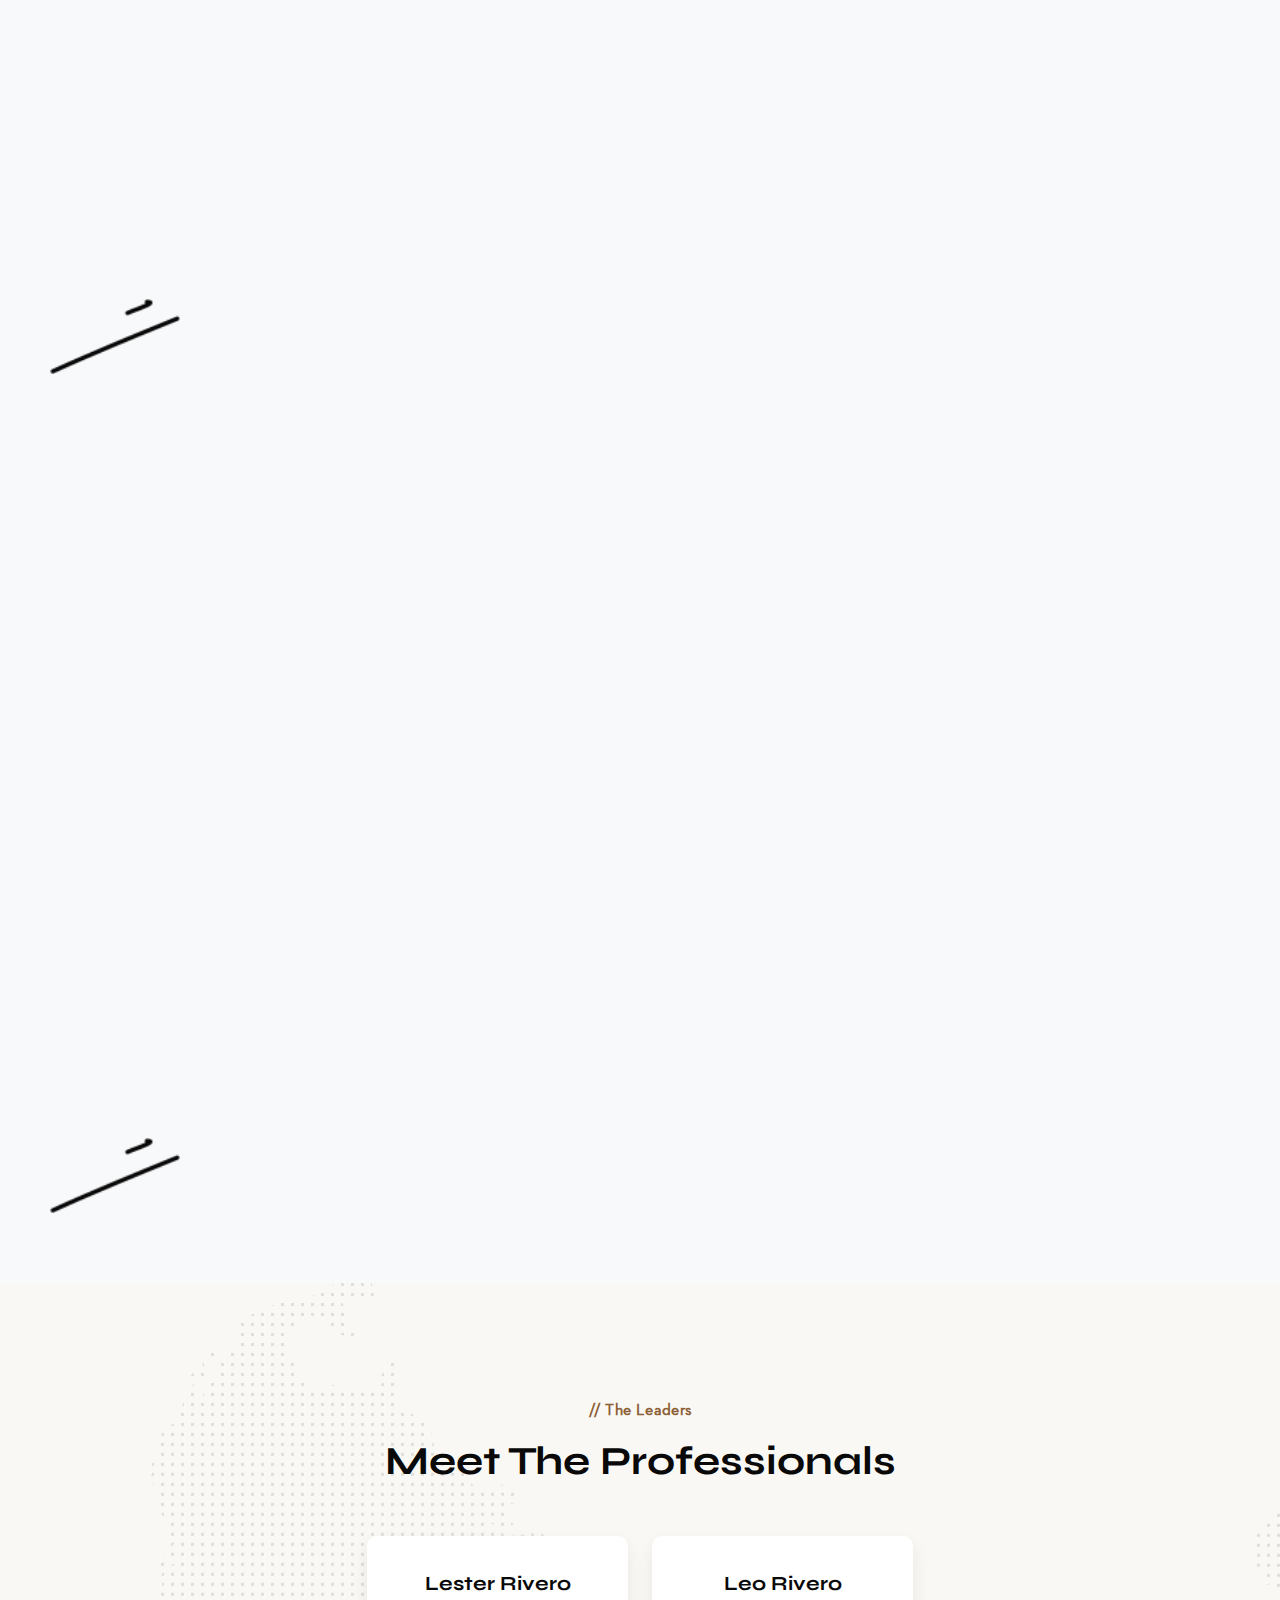
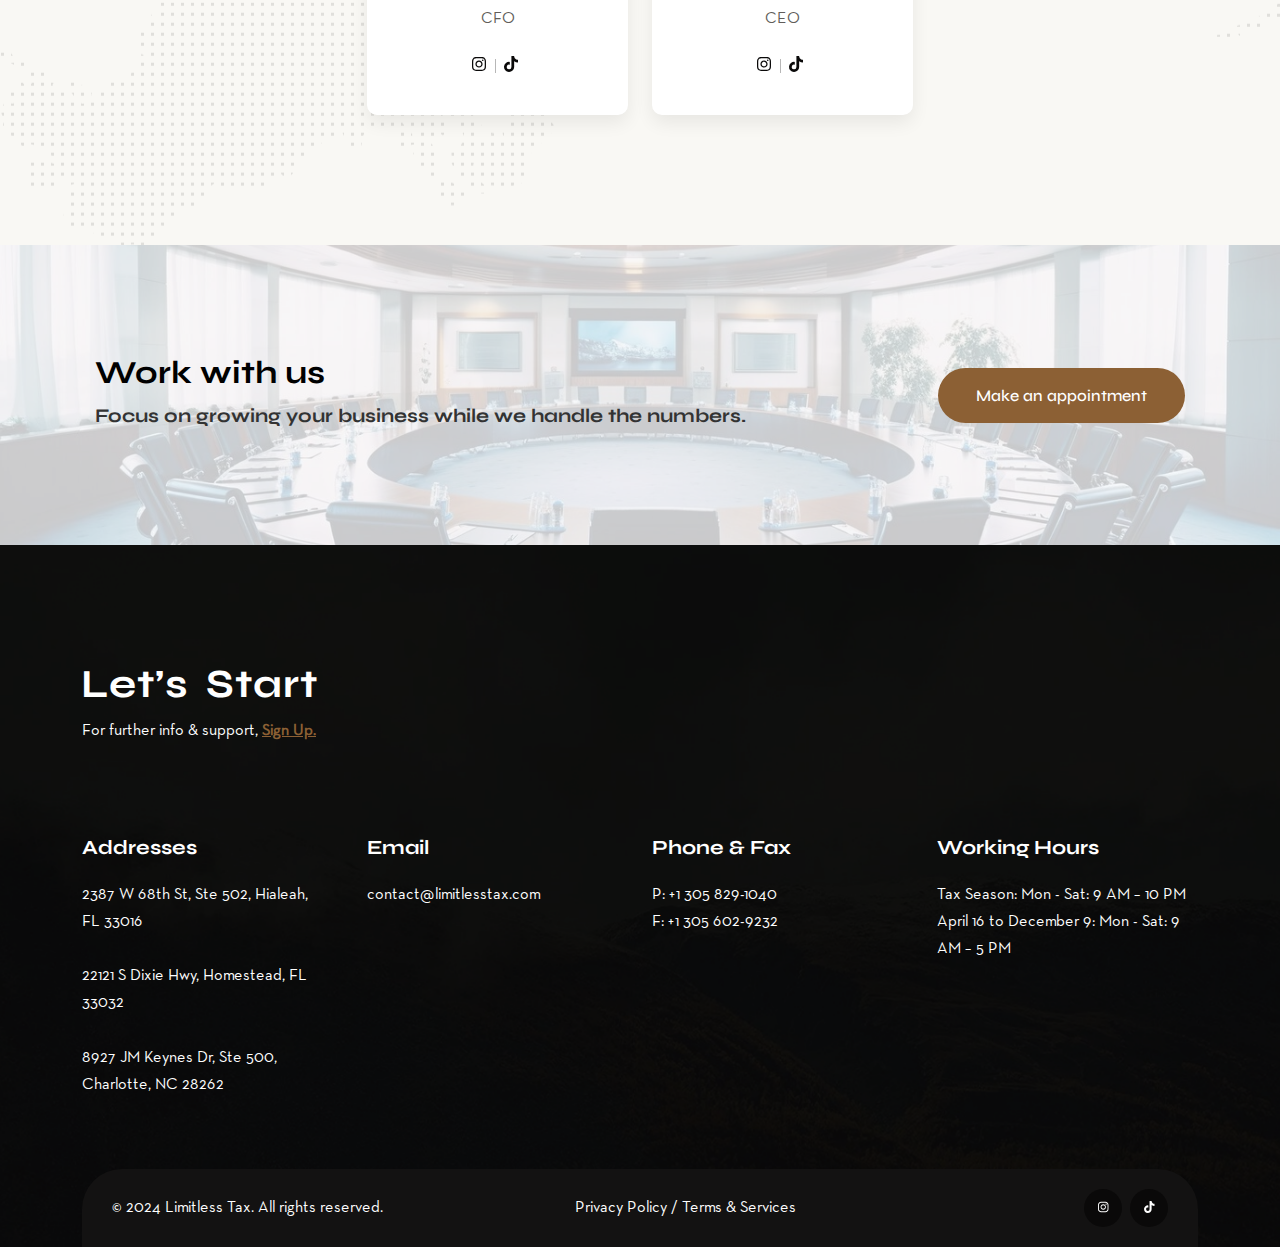
<file: about.html>
<!DOCTYPE html>
<html lang="zxx">
<head>
    <meta charset="UTF-8">
    <meta name="viewport" content="width=device-width, initial-scale=1.0">
    <meta http-equiv="X-UA-Compatible" content="IE=edge">
    <title>Limitless Tax - About Us</title>
    <link rel="icon" href="assets/img/favicon.png" sizes="20x20" type="image/png">

    <!-- Stylesheets CSS -->
    <link rel="stylesheet" href="assets/css/bootstrap.min.css">
    <link rel="stylesheet" href="assets/css/animate.min.css">
    <link rel="stylesheet" href="assets/css/fontawesome.min.css">
    <link rel="stylesheet" href="assets/css/magnific.min.css">
    <link rel="stylesheet" href="assets/css/slick.min.css">
    <link rel="stylesheet" href="assets/css/style.css">
    <link rel="stylesheet" href="assets/css/responsive.css">

</head>

<body class="bg-light">

    <!-- Google Tag Manager -->
    <script async src="https://www.googletagmanager.com/gtag/js?id=G-6F8ZD1R8CJ"></script>
    <script>
        window.dataLayer = window.dataLayer || [];
        function gtag(){dataLayer.push(arguments);}
        gtag('js', new Date());
        gtag('config', 'G-6F8ZD1R8CJ');
    </script>

    <!-- Body Overlay -->
    <div class="body-overlay" id="body-overlay"></div>

    <!-- Sidebar Menu -->
    <div class="sidebar-menu" id="sidebar-menu">
        <button class="sidebar-menu-close"><i class="fa fa-times"></i></button>
        <div class="sidebar-inner">
            <div class="thumb">
                <img src="assets/img/logo-header.png" alt="Logo Limitlesstax">
            </div>
            <div class="sidebar-address">
                <ul>
                    <li>
                        <br>
                        <i class="fa fa-map-marker-alt"></i>
                        <a href="https://maps.app.goo.gl/hh9yUtaGnehdVJBy7" title="View location on Google Maps">2387 W 68th St, Ste 502, Hialeah, FL 33016</a>
                    </li>
                    <li>
                        <i class="fa fa-map-marker-alt"></i>
                        <a href="https://maps.app.goo.gl/xFGtqBL2CZH6XKhK9" title="View location on Google Maps">22121 S Dixie Hwy, Homestead, FL 33032</a>
                    </li>
                    <li>
                        <i class="fa fa-map-marker-alt"></i>
                        <a href="https://maps.app.goo.gl/42W3H1t5gKk3HaPC8" title="View location on Google Maps">8927 JM Keynes Dr, Ste 500, Charlotte, NC 28262</a>
                    </li>
                    <li>
                        <i class="fa fa-envelope"></i>
                        <a href="mailto:contact@limitlesstax.com" title="Send an email to contact@limitlesstax.com">contact@limitlesstax.com</a>
                    </li>
                    <li>
                        <i class="fa fa-phone"></i>
                        <a href="tel:+1 305 829-1040" title="Call +1 305 829-1040">+1 305 829-1040</a>
                    </li>
                    <li>
                        <i class="fa fa-fax"></i>+1 305 602-9232</li>
                </ul>
            </div>
            <div class="sidebar-address">
                <ul>
                    <li>
                        <i class="fa fa-user"></i>
                        <a href="https://limitlesstax.taxdome.com" title="Sign In/Sign Up">Sign In / Sign Up</a>
                    </li>
                </ul>
            </div>
            <ul class="social-media">
                <li><a href="https://www.instagram.com/limitless.tax/" title="Follow us on Instagram"><i class="fab fa-instagram"></i></a></li>
                <li><a href="https://www.tiktok.com/@limitlesstax" title="Follow us on TikTok"><i class="fab fa-tiktok"></i></a></li>
            </ul>
        </div>
    </div>
    <!-- End Sidebar Menu -->

    <!-- Navbar Start -->
    <nav class="navbar navbar-area navbar-area-2 navbar-expand-lg">
        <div class="container nav-container navbar-bg">
            <div class="responsive-mobile-menu">
                <button class="menu toggle-btn d-block d-lg-none" data-target="#itech_main_menu" 
                aria-expanded="false" aria-label="Toggle navigation">
                    <span class="icon-left"></span>
                    <span class="icon-right"></span>
                </button>
            </div>
            <div class="logo">
                <a href="index.html"><img src="assets/img/logo-header.png" alt="Logo Limitlesstax"></a>
            </div>
            <div class="collapse navbar-collapse" id="itech_main_menu">
                <ul class="navbar-nav menu-open text-lg-end">
                    <li class="menu-item">
                        <a href="about.html">About Us</a>
                    </li>
                    <li class="menu-item">
                        <a href="service.html">Services</a>
                    </li>
                    <li>
                        <a class="menubar" id="navigation-button" href="#">Contact Us</a>
                    </li>
                    <li class="menu-item">
                        <a href="https://limitlesstax.taxdome.com" title="Access Client Portal">Sign In</a>
                    </li>
                </ul>
            </div>
            <div class="nav-right-part nav-right-part-desktop align-self-center">
                <a class="btn btn-black" href="https://outlook.office365.com/owa/calendar/LimitlessTax1@limitlesstax.com/bookings/" title="Make An Appointment">MAKE AN APPOINTMENT</a>
            </div>
        </div>
    </nav>
    <!-- Navbar End -->

    <!-- Announcement Appointment Mobile Only Bar Start -->
    <div class="announcement-bar">
        <div class="marquee">
            <p>
                <a href="https://outlook.office365.com/owa/calendar/LimitlessTax1@limitlesstax.com/bookings/" title="Make An Appointment">
                    CLICK HERE TO MAKE AN APPOINTMENT &nbsp;&nbsp;&nbsp;&nbsp; 
                    CLICK HERE TO MAKE AN APPOINTMENT &nbsp;&nbsp;&nbsp;&nbsp; 
                    CLICK HERE TO MAKE AN APPOINTMENT &nbsp;&nbsp;&nbsp;&nbsp; 
                    CLICK HERE TO MAKE AN APPOINTMENT &nbsp;&nbsp;&nbsp;&nbsp; 
                    CLICK HERE TO MAKE AN APPOINTMENT
                </a>
            </p>
        </div>
    </div>
    <!-- Announcement Appointment Mobile Only Bar End -->


    <!-- Header2 Start -->
    <header class="header-banner">
        <img src="./assets/img/bg/aboutUs.webp" alt="Vista aérea de Miami" class="header-image">
        <div class="header-content">
            <div class="row">
                <div class="col-xl-8 col-lg-10">
                    <h6>About us</h6>
                    <h1>Your partner for accounting, payroll, and tax services</h1>
                    <h4>Expert Management for Smarter Finances</h4>
                    <div class="banner2-call">
                        <a title="your best choice as tax specialists">Your best choice</a>
                    </div>
                </div>
            </div>
        </div>
        <div class="scroll-down-service top_image_bounce wow animated fadeInUp" data-wow-duration="1.5s"
            data-wow-delay="0.5s">
            <a href="#about-area">
                <img id="scroll" src="assets/img/scroll.svg" width="40" height="80" alt="Scroll Icon">
            </a>
        </div>
    </header>
    <!-- Header2 End -->

    <!-- About Area Start -->
    <div id="about-area" class="about-area bg-light bg-relative pd-top-120 pd-bottom-90">
        <img class="top_image_bounce position-bottom-left" src="assets/img/about/7.png" alt="img">
        <div class="container">
            <div class="row">
                <!-- About Image -->
                <div class="col-lg-7 col-md-9 wow animated fadeInLeft" data-wow-duration="1.5s" data-wow-delay="0.3s">
                    <div class="about-thumb-area pb-0 pe-0 me-0">
                        <img class="about-img-1" src="assets/img/about/ABOUT-US-MORE-LIMITLESS.webp" alt="img">
                    </div>
                </div>
                <!-- About Content -->
                <div class="col-lg-5 align-self-end wow animated fadeInRight" data-wow-duration="1.5s" data-wow-delay="0.3s">
                    <div class="section-title about-section-title mb-0">
                        <h6 class="sub-title">// More About Us</h6>
                        <h2 class="title title-small">We are trusted by thousands of customers</h2>
                        <ul class="mission-vision-tab nav nav-pills mb-3 mt-3" id="pills-tab" role="tablist">
                            <li class="nav-item" role="presentation">
                                <button class="btn btn-black border-radius nav-link active" id="pills-home-tab" data-bs-toggle="pill" data-bs-target="#pills-home" type="button" role="tab" aria-controls="pills-home" aria-selected="true">Why choose us</button>
                            </li>
                            <li class="nav-item" role="presentation">
                                <button class="btn btn-black border-radius nav-link" id="pills-profile-tab" data-bs-toggle="pill" data-bs-target="#pills-profile" type="button" role="tab" aria-controls="pills-profile" aria-selected="false">Our mission</button>
                            </li>
                        </ul>
                        <div class="tab-content" id="pills-tabContent">
                            <!-- Why Choose Us Tab -->
                            <div class="tab-pane fade show active" id="pills-home" role="tabpanel" aria-labelledby="pills-home-tab">
                                <div class="mission-vision-content">
                                    <p>Find out how our professional staff can assist you. We offer customer service and have a friendly and knowledgeable staff. We offer a variety of accounting and payroll services; business set-up and incorporation; and a full range of tax preparation services for individuals and businesses.</p>
                                    <p>Limitless Tax is your best choice as tax specialists. A professional and friendly staff will help you save time and money in a full range of tax preparation services for individuals and businesses.
                                       <a href="https://outlook.office365.com/owa/calendar/LimitlessTax1@limitlesstax.com/bookings/">BOOK ONLINE</a> today and see for yourself how we can help you. And if you are not in Miami, we get in touch via videoconference.</p>
                                    <div class="row">
                                        <div class="col-md-6 mt-3">
                                            <h6><li>Hablamos Español</li></h6>
                                        </div>
                                        <div class="col-md-6 mt-3">
                                            <h6><li>Public Notary</li></h6>
                                        </div>
                                        <div class="col-md-6 mt-3">
                                            <h6><li>Working For You Not The IRS</li></h6>
                                        </div>
                                        <div class="col-md-6 mt-3">
                                            <h6><li>RTRP Certified</li></h6>
                                        </div>
                                        <div class="col-md-6 mt-3">
                                            <h6><li>Locally Owned and Operated</li></h6>
                                        </div>
                                        <div class="col-md-6 mt-3">
                                            <h6><li>Approved E-filling</li></h6>
                                        </div>
                                    </div>                                    
                                </div>
                            </div>
                            <!-- Our Mission Tab -->
                            <div class="tab-pane fade" id="pills-profile" role="tabpanel" aria-labelledby="pills-profile-tab">
                                <p>At Limitless Tax, our mission is to provide exceptional accounting, payroll, and tax services to individuals and businesses.</p>
                                <p>We aim to minimize your tax burden, maximize your financial potential, and ensure your satisfaction through personalized and professional expertise.</p>
                            </div>
                            <!-- Placeholder Tab -->
                            <div class="tab-pane fade" id="pills-contact" role="tabpanel" aria-labelledby="pills-contact-tab">
                                <p>History enim ipsam voluptatem quia voluptas sit aspernatur aut odit aut fugit, sed quia consequuntur magni dolores eos qui ratione voluptatem nesciunt. Neque porro quisquam est,</p>
                                <p>Qui dolorem ipsum quia dolor sit amet, consectetur, adipisci velit, sed quia non numquam eius modi tempora incidunt</p>
                            </div>
                        </div>
                    </div>
                </div>
            </div>
        </div>
    </div>
    <!-- About Area End -->

    <!-- More Features Area Start -->
    <div class="about-area pd-top-120 bg-relative pd-bottom-120">
        <img class="top_image_bounce position-bottom-left" src="assets/img/about/7.png" alt="img">
        <div class="container">
            <div class="row">
                <!-- About Image -->
                <div class="col-lg-6 col-md-9 order-lg-last wow animated fadeInLeft" data-wow-duration="1.5s" data-wow-delay="0.3s">
                    <div class="about-thumb-area pb-0 pe-0 mt-4 mt-lg-0 me-0">
                        <img class="about-img-1" src="assets/img/about/TAX-SPECIALIST-LIMITLESS.webp" alt="img">
                        <img class="about-img-5 top_image_bounce" src="assets/img/about/5.png" alt="img">
                    </div>
                </div>
                <!-- About Content -->
                <div class="col-lg-6 align-self-center wow animated fadeInRight" data-wow-duration="1.5s" data-wow-delay="0.3s">
                    <div class="section-title me-xl-5 mb-0 mt-5 mt-lg-0">
                        <h6 class="sub-title">// More Features</h6>
                        <h2 class="title">Tax Specialists</h2>
                        <div class="media single-list-media mt-4">
                            <div class="media-left">
                                <img src="assets/img/icon/4.png" alt="img">
                            </div>
                            <div class="media-body align-self-center">
                                <h3>10 + Years</h3>
                                <p>Over a decade of accounting experience</p>
                            </div>
                        </div>
                        <div class="media single-list-media mt-4">
                            <div class="media-left">
                                <img src="assets/img/icon/5.png" alt="img">
                            </div>
                            <div class="media-body align-self-center">
                                <h4>All Year Round Services</h4>
                                <p>Our commitment is to provide ongoing assistance and support, regardless of the tax season</p>
                            </div>
                        </div>
                        <div class="media single-list-media mt-4">
                            <div class="media-left">
                                <img src="assets/img/icon/6.png" alt="img">
                            </div>
                            <div class="media-body align-self-center">
                                <h4>24/7 Appointment Availability</h4>
                                <p>Full appointment availability for your needs</p>
                            </div>
                        </div>
                    </div>
                </div>
            </div>
        </div>
    </div>
    <!-- More Features Area End -->


    <!-- The Leaders Area Start -->
    <div class="team-area pd-top-115 pd-bottom-100" style="background-image: url('./assets/img/bg/3.png');">
        <div class="container">
            <div class="row justify-content-center">
                <div class="col-lg-7">
                    <div class="section-title text-center">
                        <h6 class="sub-title">// The Leaders</h6>
                        <h2 class="title">Meet the Professionals</h2>
                        <p class="content mb-4"></p>
                    </div>
                </div>
            </div>
            <div class="row">
                <div class="col-lg-3 col-md-6"></div>
                <div class="col-lg-3 col-md-6">
                    <div class="single-team-inner text-center">
                        <img class="hover-img">
                        <div class="details">
                            <h4>Lester Rivero</h4>
                            <p>CFO</p>
                            <div class="social">
                                <a href="https://www.instagram.com/limitless.tax/"><i class="fab fa-instagram"></i></a>
                                <a href="https://www.tiktok.com/@limitlesstax"><i class="fab fa-tiktok"></i></a>
                            </div>
                        </div>
                    </div>
                </div>
                <div class="col-lg-3 col-md-6">
                    <div class="single-team-inner text-center">
                        <img class="hover-img">
                        <div class="details">
                            <h4>Leo Rivero</h4>
                            <p>CEO</p>
                            <div class="social">
                                <a href="https://www.instagram.com/limitless.tax/"><i class="fab fa-instagram"></i></a>
                                <a href="https://www.tiktok.com/@limitlesstax"><i class="fab fa-tiktok"></i></a>
                            </div>
                        </div>
                    </div>
                </div>
            </div>
        </div>
    </div>
    <!-- The Leaders Area End -->


    <!-- Service CTA Area Start -->
    <div class="hero-section">
        <img src="assets/img/bg/aboutUs.webp" alt="Background" class="background-img">
        <div class="hero-content">
            <h2>Work with us</h2>
            <h3>Focus on growing your business while we handle the numbers.</h3>
        </div>
        <div class="btn-wrap">
            <a class="btn btn-base border-radius left_image_bounce" href="service.html">Make an appointment</a>
        </div>
    </div>
    <!-- Service CTA Area End -->


    <!-- Footer Area Start -->
    <footer class="footer-area bg-cover" style="background-image: url('./assets/img/bg/12.png');">
        <div class="container">
            <div class="footer-top">
                <div class="row">
                    <div class="col-lg-6 align-self-center mb-4 mb-lg-0">
                        <h2 class="animate-text-footer">
                            <span class="waviy ms-2">
                                <span style="--i:1">L</span>
                                <span style="--i:2">e</span>
                                <span style="--i:3">t </span> 
                                <span style="--i:4">’</span>
                                <span style="--i:5">s</span>
                                <span class="ms-2" style="--i:5">S</span>
                                <span style="--i:6">t</span>
                                <span style="--i:7">a</span>
                                <span style="--i:8">r</span>
                                <span style="--i:9">t</span>
                            </span>
                        </h2>
                        <p>For further info & support, <a href="https://limitlesstax.taxdome.com">Sign Up.</a></p>
                    </div>
                </div>
            </div>
        </div>
        <div class="container">
            <div class="row">
                <div class="col-lg-3 col-md-6">
                    <div class="widget widget_about pe-xl-4">
                        <h4 class="widget-title">Addresses</h4>
                        <div class="details">
                            <a href="https://maps.app.goo.gl/hh9yUtaGnehdVJBy7"><p>2387 W 68th St, Ste 502, Hialeah, FL 33016</p></a><br>
                            <a href="https://maps.app.goo.gl/xFGtqBL2CZH6XKhK9"><p>22121 S Dixie Hwy, Homestead, FL 33032</p></a><br>
                            <a href="https://maps.app.goo.gl/42W3H1t5gKk3HaPC8"><p>8927 JM Keynes Dr, Ste 500, Charlotte, NC 28262</p></a>
                        </div>
                    </div>
                </div>
                <div class="col-lg-3 col-md-6">
                    <div class="widget widget_about">
                        <h4 class="widget-title">Email</h4>
                        <div class="details">
                            <a href="mailto:contact@limitlesstax.com"><p>contact@limitlesstax.com</p></a>
                        </div>
                    </div>
                </div>
                <div class="col-lg-3 col-md-6">
                    <div class="widget widget_about">
                        <h4 class="widget-title">Phone & Fax</h4>
                        <div class="details">
                            <a href="tel:+1 305 829-1040"><p>P: +1 305 829-1040</p></a>
                            <p>F: +1 305 602-9232</p>
                        </div>
                    </div>
                </div>
                <div class="col-lg-3 col-md-6">
                    <div class="widget widget_about">
                        <h4 class="widget-title">Working Hours</h4>
                        <div class="details">
                            <p>Tax Season: Mon - Sat: 9 AM – 10 PM</p>
                            <p>April 16 to December 9: Mon - Sat: 9 AM – 5 PM</p>
                        </div>
                    </div>
                </div>
            </div>
        </div>
        <div class="container">
            <div class="footer-bottom">
                <div class="row">
                    <div class="col-lg-4 align-self-center mb-1 mb-lg-0">
                        <p>&copy; 2024 Limitless Tax. All rights reserved.</p>
                    </div>
                    <div class="col-lg-5 align-self-center text-lg-center mb-3 mb-lg-0">
                        <p><a href="privacy-policy.html">Privacy Policy</a> / <a href="terms-services.html">Terms & Services</a></p>
                    </div>
                    <div class="col-lg-3 text-lg-end">
                        <ul class="social-media">
                            <li>
                                <a class="instagram" href="https://www.instagram.com/limitless.tax/">
                                    <i class="fab fa-instagram"></i>
                                </a>
                            </li>
                            <li>
                                <a class="tiktok" href="https://www.tiktok.com/@limitlesstax">
                                    <i class="fab fa-tiktok"></i>
                                </a>
                            </li>
                        </ul>
                    </div>
                </div>
            </div>
        </div>
        <!-- Back to Top Area Start -->
        <div class="back-to-top">
            <span class="back-top">Back to top</span>
        </div>
        <!-- Back to Top Area End -->
    </footer>
    <!-- Footer Area End -->

    <!-- All JS Here -->
    <script src="assets/js/jquery.min.js"></script>
    <script src="assets/js/bootstrap.min.js"></script>
    <script src="assets/js/fontawesome.min.js"></script>
    <script src="assets/js/magnific.min.js"></script>
    <script src="assets/js/wow.min.js"></script>
    <script src="assets/js/slick.min.js"></script>
    <script src="assets/js/jQuery.rProgressbar.min.js"></script>
    <script src="assets/js/counter-up.min.js"></script>
    <script src="assets/js/waypoint.min.js"></script>
    <script src="assets/js/contact.js"></script>
    <!-- Main JS  -->
    <script src="assets/js/main.js"></script>
</body>
</html>
</file>
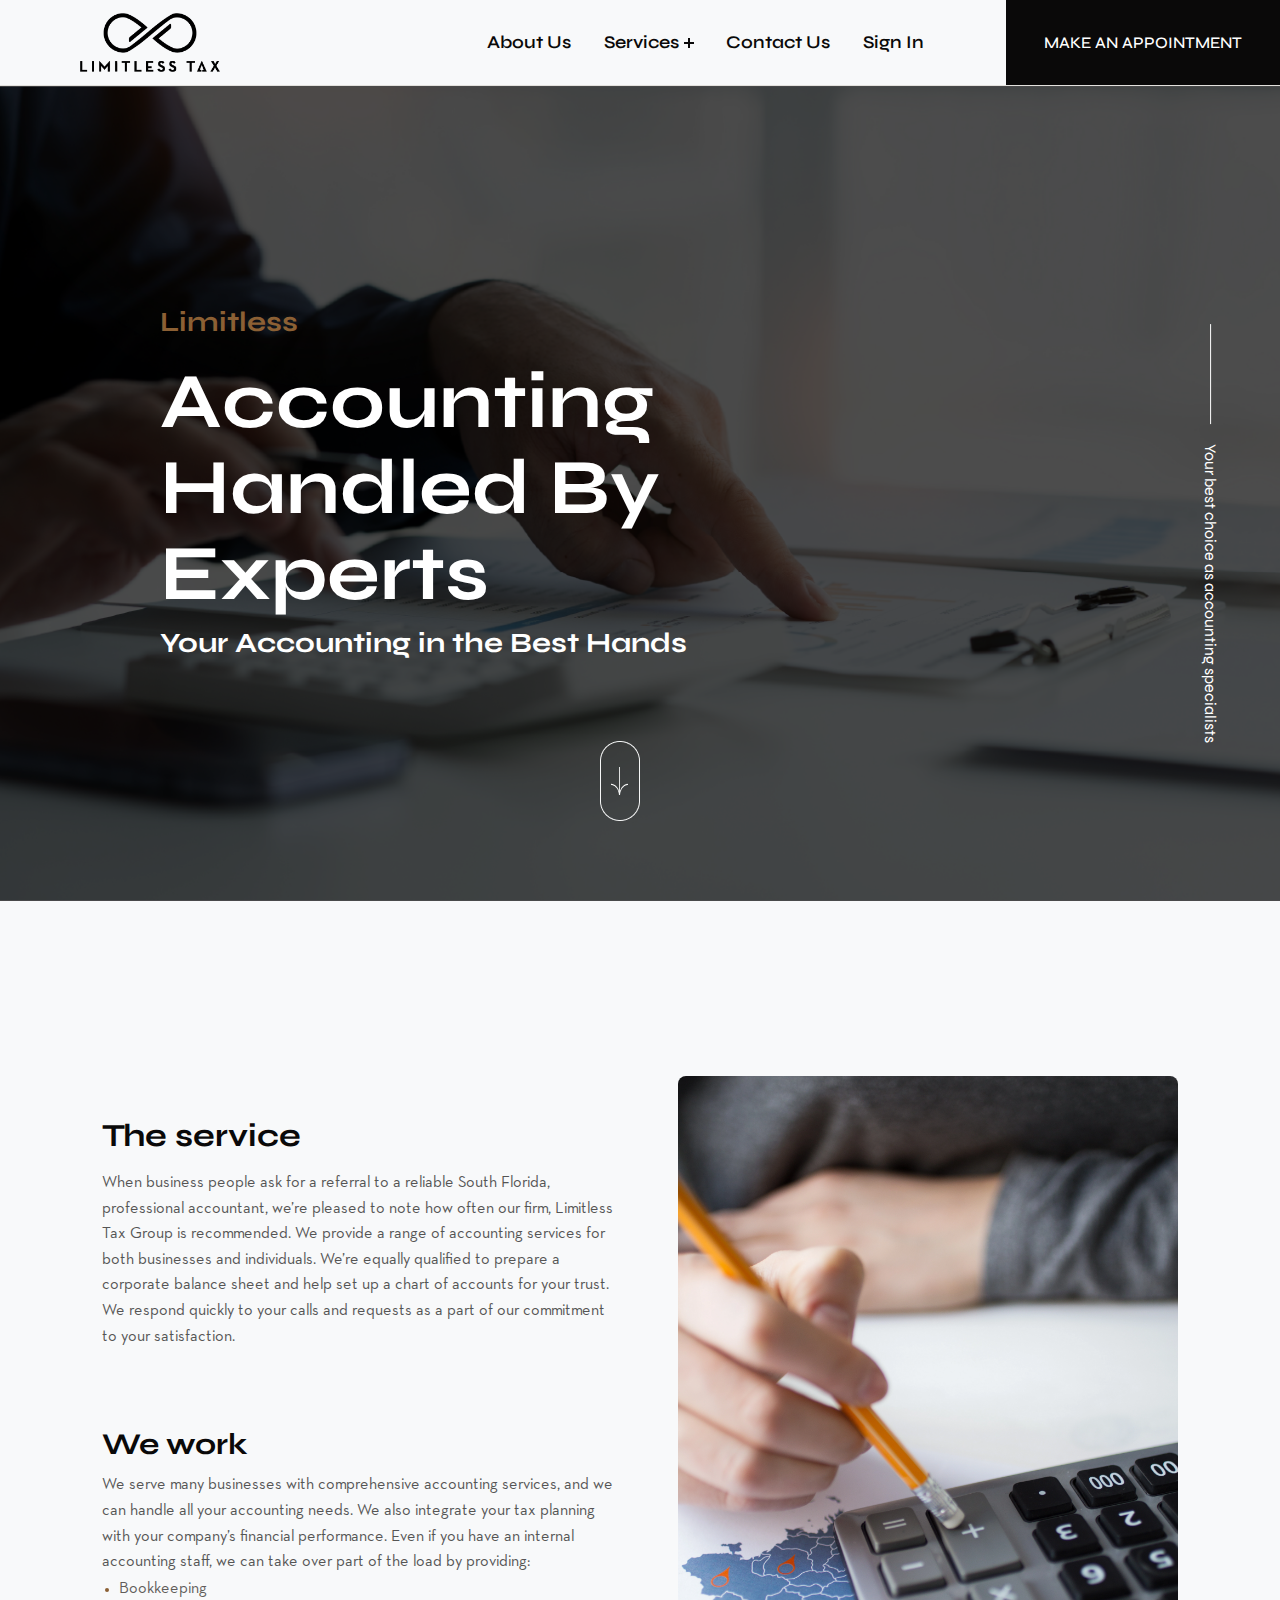
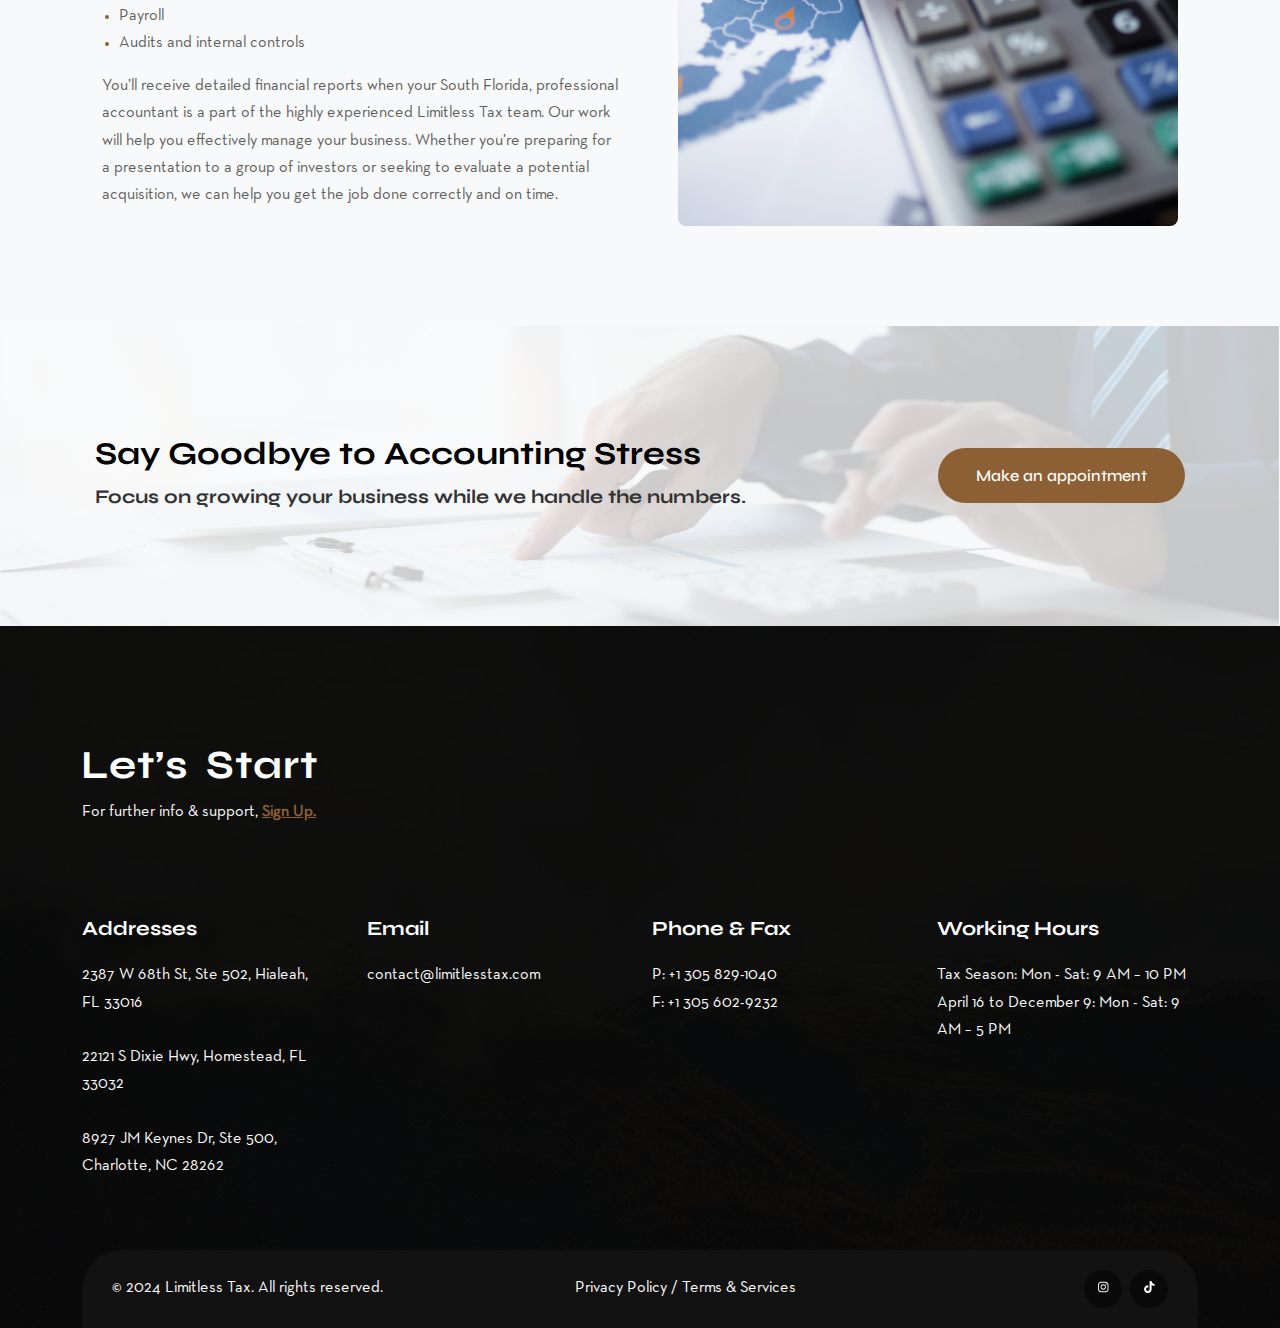
<file: accounting-service.html>
<!DOCTYPE html>
<html lang="zxx">

<head>
    <meta charset="UTF-8">
    <meta name="viewport" content="width=device-width, initial-scale=1.0">
    <meta http-equiv="X-UA-Compatible" content="IE=edge">
    <title>Limitless Tax - Accounting</title>
    <link rel="icon" href="assets/img/favicon.png" sizes="20x20" type="image/png">

    <!-- Stylesheets CSS -->
    <link rel="stylesheet" href="assets/css/bootstrap.min.css">
    <link rel="stylesheet" href="assets/css/animate.min.css">
    <link rel="stylesheet" href="assets/css/fontawesome.min.css">
    <link rel="stylesheet" href="assets/css/magnific.min.css">
    <link rel="stylesheet" href="assets/css/slick.min.css">
    <link rel="stylesheet" href="assets/css/style.css">
    <link rel="stylesheet" href="assets/css/responsive.css">

</head>

<body class="bg-light">

    <!-- Google Tag Manager -->
    <script async src="https://www.googletagmanager.com/gtag/js?id=G-6F8ZD1R8CJ"></script>
    <script>
        window.dataLayer = window.dataLayer || [];
        function gtag() { dataLayer.push(arguments); }
        gtag('js', new Date());
        gtag('config', 'G-6F8ZD1R8CJ');
    </script>

    <!-- Body Overlay -->
    <div class="body-overlay" id="body-overlay"></div>

    <!-- Sidebar Menu -->
    <div class="sidebar-menu" id="sidebar-menu">
        <button class="sidebar-menu-close"><i class="fa fa-times"></i></button>
        <div class="sidebar-inner">
            <div class="thumb">
                <img src="assets/img/logo-header.png" alt="Logo Limitlesstax">
            </div>
            <div class="sidebar-address">
                <ul>
                    <li>
                        <br>
                        <i class="fa fa-map-marker-alt"></i>
                        <a href="https://maps.app.goo.gl/hh9yUtaGnehdVJBy7" title="View location on Google Maps">2387 W
                            68th St, Ste 502, Hialeah, FL 33016</a>
                    </li>
                    <li>
                        <i class="fa fa-map-marker-alt"></i>
                        <a href="https://maps.app.goo.gl/xFGtqBL2CZH6XKhK9" title="View location on Google Maps">22121 S
                            Dixie Hwy, Homestead, FL 33032</a>
                    </li>
                    <li>
                        <i class="fa fa-map-marker-alt"></i>
                        <a href="https://maps.app.goo.gl/42W3H1t5gKk3HaPC8" title="View location on Google Maps">8927 JM
                            Keynes Dr, Ste 500, Charlotte, NC 28262</a>
                    </li>
                    <li>
                        <i class="fa fa-envelope"></i>
                        <a href="mailto:contact@limitlesstax.com"
                            title="Send an email to contact@limitlesstax.com">contact@limitlesstax.com</a>
                    </li>
                    <li>
                        <i class="fa fa-phone"></i>
                        <a href="tel:+1 305 829-1040" title="Call +1 305 829-1040">+1 305 829-1040</a>
                    </li>
                    <li>
                        <i class="fa fa-fax"></i>+1 305 602-9232
                    </li>
                </ul>
            </div>
            <div class="sidebar-address">
                <ul>
                    <li>
                        <i class="fa fa-user"></i>
                        <a href="https://limitlesstax.taxdome.com" title="Sign In/Sign Up">Sign In / Sign Up</a>
                    </li>
                </ul>
            </div>
            <ul class="social-media">
                <li><a href="https://www.instagram.com/limitless.tax/" title="Follow us on Instagram"><i
                            class="fab fa-instagram"></i></a></li>
                <li><a href="https://www.tiktok.com/@limitlesstax" title="Follow us on TikTok"><i
                            class="fab fa-tiktok"></i></a></li>
            </ul>
        </div>
    </div>
    <!-- End Sidebar Menu -->

    <!-- Navbar Start -->
    <nav class="navbar navbar-area navbar-area-2 navbar-expand-lg">
        <div class="container nav-container navbar-bg">
            <div class="responsive-mobile-menu">
                <button class="menu toggle-btn d-block d-lg-none" data-target="#itech_main_menu" aria-expanded="false"
                    aria-label="Toggle navigation">
                    <span class="icon-left"></span>
                    <span class="icon-right"></span>
                </button>
            </div>
            <div class="logo">
                <a href="index.html"><img src="assets/img/logo-header.png" alt="Logo Limitlesstax"></a>
            </div>
            <div class="collapse navbar-collapse" id="itech_main_menu">
                <ul class="navbar-nav menu-open text-lg-end">
                    <li class="menu-item">
                        <a href="about.html">About Us</a>
                    </li>
                    <li class="menu-item-has-children">
                        <a href="service.html">Services</a>
                        <ul class="sub-menu">
                            <li><a href="service.html">All Services</a></li>
                            <li><a href="accounting-service.html">Accounting</a></li>
                            <li><a href="smallbusiness-service.html">Small Business Accounting</a></li>
                            <li><a href="business-service.html">Business Accounting</a></li>
                            <li><a href="bookeeping-service.html">Bookkeeping</a></li>
                            <li><a href="payroll-service.html">Payroll</a></li>
                            <li><a href="tax-service.html">Tax</a></li>
                        </ul>
                    </li>
                    <li>
                        <a class="menubar" id="navigation-button" href="#">Contact Us</a>
                    </li>
                    <li class="menu-item">
                        <a href="https://limitlesstax.taxdome.com" title="Access Client Portal">Sign In</a>
                    </li>
                </ul>
            </div>
            <div class="nav-right-part nav-right-part-desktop align-self-center">
                <a class="btn btn-black"
                    href="https://outlook.office365.com/owa/calendar/LimitlessTax1@limitlesstax.com/bookings/"
                    title="Make An Appointment">MAKE AN APPOINTMENT</a>
            </div>
        </div>
    </nav>
    <!-- Navbar End -->

    <!-- Announcement Appointment Mobile Only Bar Start -->
    <div class="announcement-bar">
        <div class="marquee">
            <p>
                <a href="https://outlook.office365.com/owa/calendar/LimitlessTax1@limitlesstax.com/bookings/"
                    title="Make An Appointment">
                    CLICK HERE TO MAKE AN APPOINTMENT &nbsp;&nbsp;&nbsp;&nbsp;
                    CLICK HERE TO MAKE AN APPOINTMENT &nbsp;&nbsp;&nbsp;&nbsp;
                    CLICK HERE TO MAKE AN APPOINTMENT &nbsp;&nbsp;&nbsp;&nbsp;
                    CLICK HERE TO MAKE AN APPOINTMENT &nbsp;&nbsp;&nbsp;&nbsp;
                    CLICK HERE TO MAKE AN APPOINTMENT
                </a>
            </p>
        </div>
    </div>
    <!-- Announcement Appointment Mobile Only Bar End -->

    <!-- Header2 Start -->

    <header class="header-banner">
        <img src="./assets/img/bg/ACCOUNTING-SINGLE-SERVICE.webp" alt="Vista aérea de Miami" class="header-image">
        <div class="header-content">
            <div class="row">
                <div class="col-xl-8 col-lg-10">
                    <h6>Limitless</h6>
                    <h1>Accounting handled by experts</h1>
                    <h4>Your Accounting in the Best Hands</h4>
                    <div class="banner2-call">
                        <a title="your best choice as tax specialists">Your best choice as accounting specialists</a>
                    </div>
                </div>
            </div>
        </div>
        <div class="scroll-down-service top_image_bounce wow animated fadeInUp" data-wow-duration="1.5s"
            data-wow-delay="0.5s">
            <a href="#service-details-area">
                <img id="scroll" src="assets/img/scroll.svg" width="40" height="80" alt="Scroll Icon">
            </a>
        </div>
    </header>
    <!-- Header2 End -->
     

    <!-- Service Description Area Start -->
    <div id="service-details-area" class="service-details">
        <div class="container">
            <h1 class="wow animated fadeInUp" data-wow-duration="1.5s" data-wow-delay="0.4s"><span
                    class="line"></span>Our accounting service<span class="line"></span></h1>
            <div class="the-service">
                <div class="service-text">
                    <div>
                        <h5 class="wow animated fadeInUp" data-wow-duration="1.5s" data-wow-delay="0.3s"><span
                                class="line"></span>About</h5>
                        <h2>The service</h2>
                        <p>When business people ask for a referral to a reliable South Florida, professional accountant,
                            we’re
                            pleased to note how often our firm, Limitless Tax Group is recommended. We provide a range
                            of
                            accounting services for both businesses and individuals. We’re equally qualified to prepare
                            a
                            corporate balance
                            sheet and help set up a chart of accounts for your trust. We respond quickly to your calls
                            and
                            requests as a part of our commitment to your satisfaction.</p>
                    </div>

                    <div>
                        <h5 class="wow animated fadeInUp" data-wow-duration="1.5s" data-wow-delay="0.3s"><span
                                class="line"></span>How</h5>
                        <h3>We work</h3>
                        <p class="mb-0">We serve many businesses with comprehensive accounting services, and we can
                            handle
                            all your
                            accounting needs. We also integrate your tax planning with your company’s financial
                            performance.
                            Even if
                            you have an internal accounting staff, we can take over part of the load by providing:
                        <ul>
                            <li>Bookkeeping</li>
                            <li>Payroll</li>
                            <li>Audits and internal controls</li>
                        </ul>
                        You’ll receive detailed financial reports when your South Florida, professional accountant is a
                        part
                        of the
                        highly experienced Limitless Tax team. Our work will help you effectively manage your business.
                        Whether
                        you’re preparing for a presentation to a group of investors or seeking to evaluate a potential
                        acquisition,
                        we can help you get the job done correctly and on time.
                        </p>
                    </div>
                </div>
                <div class="service-image">
                    <img src="assets/img/bg/AccountingServices.webp" alt="img">
                </div>
            </div>
        </div>
    </div>
    <!-- Service Description Area End -->


    <!-- Service CTA Area Start -->
    <div class="hero-section">
        <img src="assets/img/bg/ACCOUNTING-SINGLE-SERVICE.webp" alt="Background" class="background-img">
        <div class="hero-content">
            <h2>Say Goodbye to Accounting Stress</h2>
            <h3>Focus on growing your business while we handle the numbers.</h3>
        </div>
        <div class="btn-wrap">
            <a class="btn btn-base border-radius left_image_bounce" href="service.html">Make an appointment</a>
        </div>
    </div>
    <!-- Service CTA Area End -->


    <!-- Footer Area Start -->
    <footer class="footer-area bg-cover" style="background-image: url('./assets/img/bg/12.png');">
        <div class="container">
            <div class="footer-top">
                <div class="row">
                    <div class="col-lg-6 align-self-center mb-4 mb-lg-0">
                        <h2 class="animate-text-footer">
                            <span class="waviy ms-2">
                                <span style="--i:1">L</span>
                                <span style="--i:2">e</span>
                                <span style="--i:3">t </span>
                                <span style="--i:4">’</span>
                                <span style="--i:5">s</span>
                                <span class="ms-2" style="--i:5">S</span>
                                <span style="--i:6">t</span>
                                <span style="--i:7">a</span>
                                <span style="--i:8">r</span>
                                <span style="--i:9">t</span>
                            </span>
                        </h2>
                        <p>For further info & support, <a href="https://limitlesstax.taxdome.com">Sign Up.</a></p>
                    </div>
                </div>
            </div>
        </div>
        <div class="container">
            <div class="row">
                <div class="col-lg-3 col-md-6">
                    <div class="widget widget_about pe-xl-4">
                        <h4 class="widget-title">Addresses</h4>
                        <div class="details">
                            <a href="https://maps.app.goo.gl/hh9yUtaGnehdVJBy7">
                                <p>2387 W 68th St, Ste 502, Hialeah, FL 33016</p>
                            </a><br>
                            <a href="https://maps.app.goo.gl/xFGtqBL2CZH6XKhK9">
                                <p>22121 S Dixie Hwy, Homestead, FL 33032</p>
                            </a><br>
                            <a href="https://maps.app.goo.gl/42W3H1t5gKk3HaPC8">
                                <p>8927 JM Keynes Dr, Ste 500, Charlotte, NC 28262</p>
                            </a>
                        </div>
                    </div>
                </div>
                <div class="col-lg-3 col-md-6">
                    <div class="widget widget_about">
                        <h4 class="widget-title">Email</h4>
                        <div class="details">
                            <a href="mailto:contact@limitlesstax.com">
                                <p>contact@limitlesstax.com</p>
                            </a>
                        </div>
                    </div>
                </div>
                <div class="col-lg-3 col-md-6">
                    <div class="widget widget_about">
                        <h4 class="widget-title">Phone & Fax</h4>
                        <div class="details">
                            <a href="tel:+1 305 829-1040">
                                <p>P: +1 305 829-1040</p>
                            </a>
                            <p>F: +1 305 602-9232</p>
                        </div>
                    </div>
                </div>
                <div class="col-lg-3 col-md-6">
                    <div class="widget widget_about">
                        <h4 class="widget-title">Working Hours</h4>
                        <div class="details">
                            <p>Tax Season: Mon - Sat: 9 AM – 10 PM</p>
                            <p>April 16 to December 9: Mon - Sat: 9 AM – 5 PM</p>
                        </div>
                    </div>
                </div>
            </div>
        </div>
        <div class="container">
            <div class="footer-bottom">
                <div class="row">
                    <div class="col-lg-4 align-self-center mb-1 mb-lg-0">
                        <p>&copy; 2024 Limitless Tax. All rights reserved.</p>
                    </div>
                    <div class="col-lg-5 align-self-center text-lg-center mb-3 mb-lg-0">
                        <p><a href="privacy-policy.html">Privacy Policy</a> / <a href="terms-services.html">Terms &
                                Services</a></p>
                    </div>
                    <div class="col-lg-3 text-lg-end">
                        <ul class="social-media">
                            <li>
                                <a class="instagram" href="https://www.instagram.com/limitless.tax/">
                                    <i class="fab fa-instagram"></i>
                                </a>
                            </li>
                            <li>
                                <a class="tiktok" href="https://www.tiktok.com/@limitlesstax">
                                    <i class="fab fa-tiktok"></i>
                                </a>
                            </li>
                        </ul>
                    </div>
                </div>
            </div>
        </div>
        <!-- Back to Top Area Start -->
        <div class="back-to-top">
            <span class="back-top">Back to top</span>
        </div>
        <!-- Back to Top Area End -->
    </footer>
    <!-- Footer Area End -->

    <!-- All JS Here -->
    <script src="assets/js/jquery.min.js"></script>
    <script src="assets/js/bootstrap.min.js"></script>
    <script src="assets/js/fontawesome.min.js"></script>
    <script src="assets/js/magnific.min.js"></script>
    <script src="assets/js/wow.min.js"></script>
    <script src="assets/js/slick.min.js"></script>
    <script src="assets/js/jQuery.rProgressbar.min.js"></script>
    <script src="assets/js/counter-up.min.js"></script>
    <script src="assets/js/waypoint.min.js"></script>
    <script src="assets/js/contact.js"></script>
    <!-- Main JS  -->
    <script src="assets/js/main.js"></script>
</body>

</html>
</file>
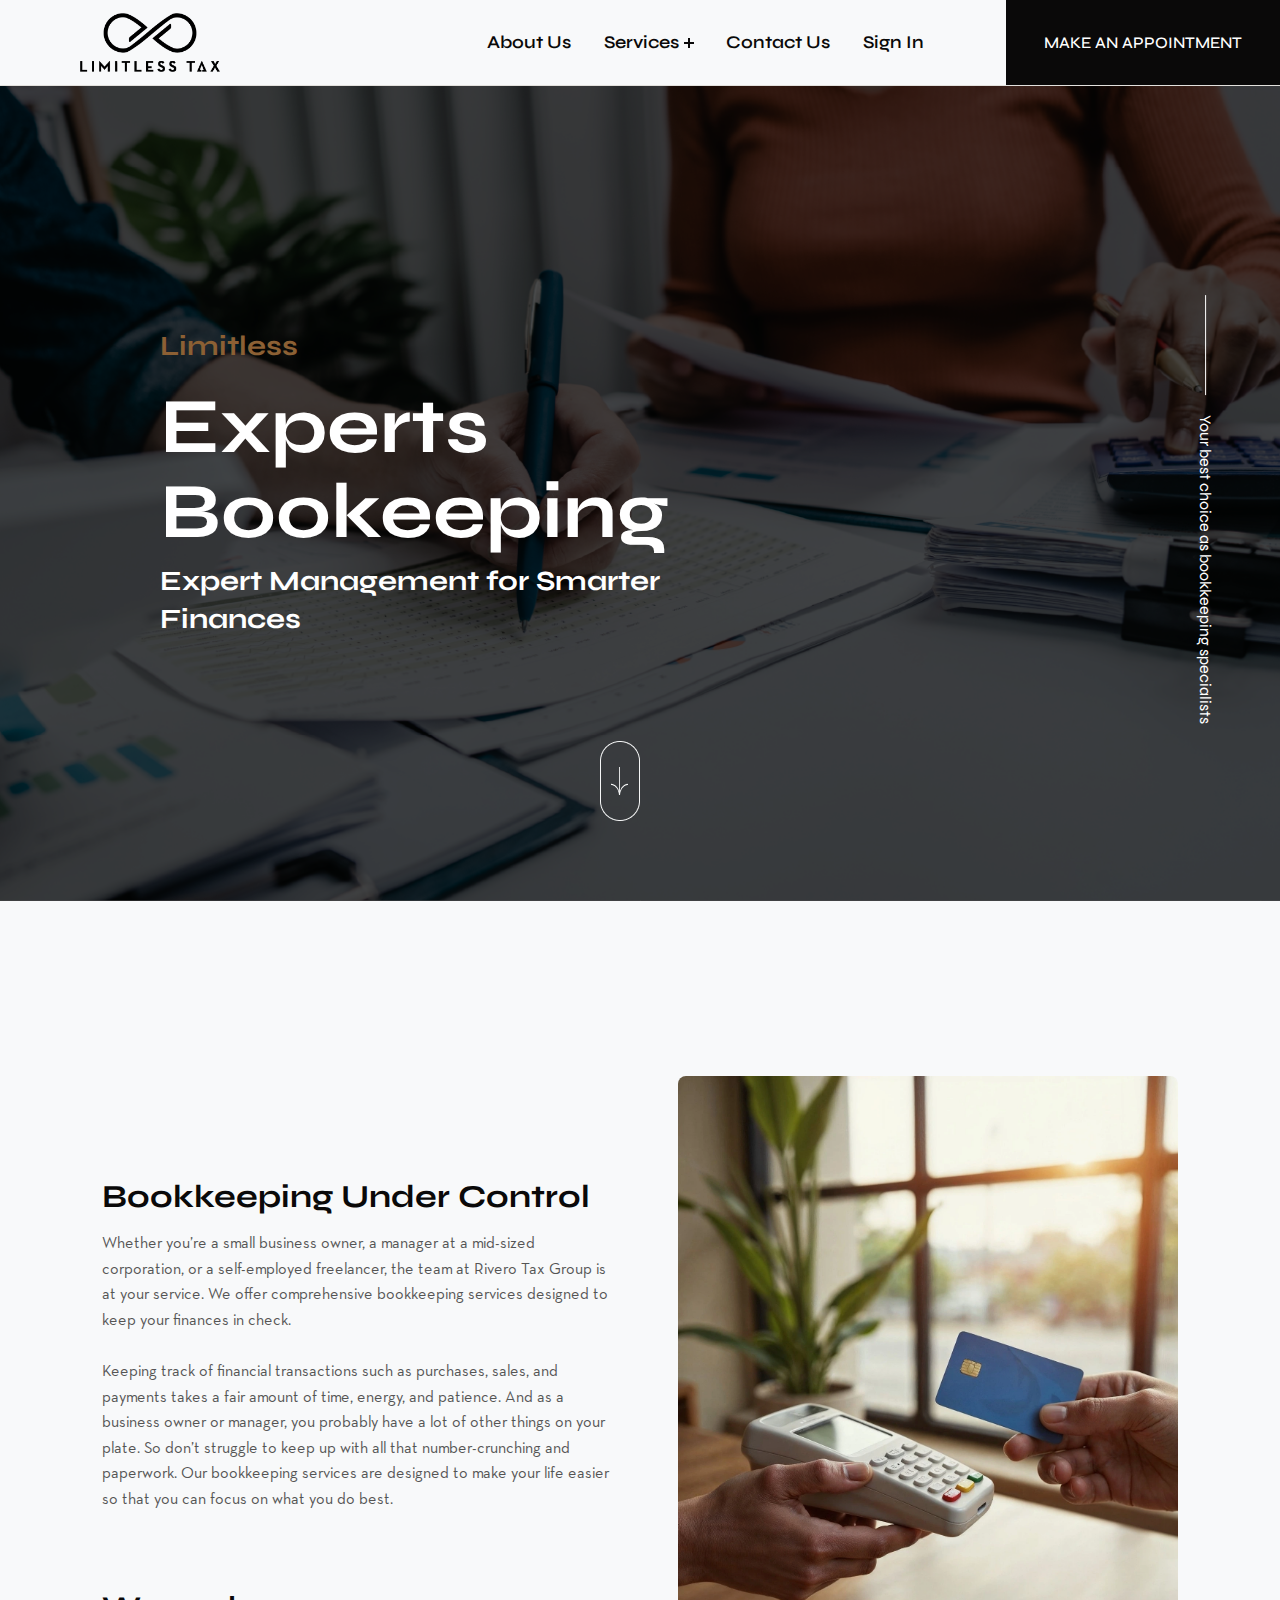
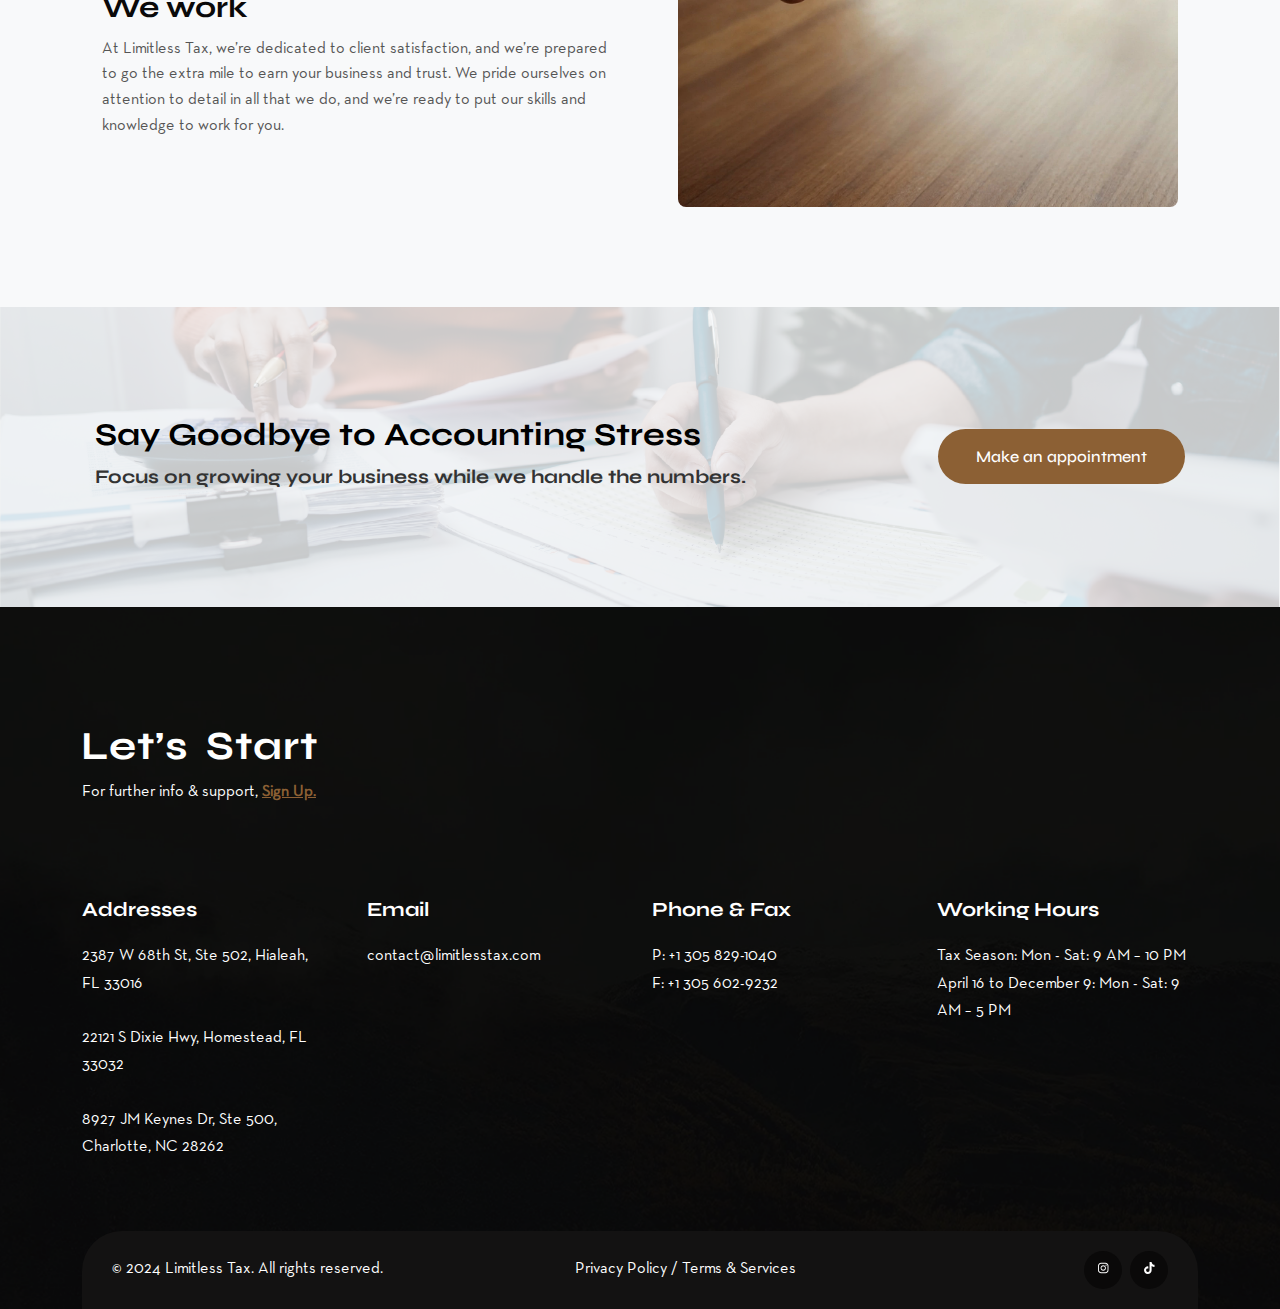
<file: bookeeping-service.html>
<!DOCTYPE html>
<html lang="zxx">

<head>
    <meta charset="UTF-8">
    <meta name="viewport" content="width=device-width, initial-scale=1.0">
    <meta http-equiv="X-UA-Compatible" content="IE=edge">
    <title>Limitless Tax - Bookeeping</title>
    <link rel="icon" href="assets/img/favicon.png" sizes="20x20" type="image/png">

    <!-- Stylesheets CSS -->
    <link rel="stylesheet" href="assets/css/bootstrap.min.css">
    <link rel="stylesheet" href="assets/css/animate.min.css">
    <link rel="stylesheet" href="assets/css/fontawesome.min.css">
    <link rel="stylesheet" href="assets/css/magnific.min.css">
    <link rel="stylesheet" href="assets/css/slick.min.css">
    <link rel="stylesheet" href="assets/css/style.css">
    <link rel="stylesheet" href="assets/css/responsive.css">

</head>

<body class="bg-light">

    <!-- Google Tag Manager -->
    <script async src="https://www.googletagmanager.com/gtag/js?id=G-6F8ZD1R8CJ"></script>
    <script>
        window.dataLayer = window.dataLayer || [];
        function gtag() { dataLayer.push(arguments); }
        gtag('js', new Date());
        gtag('config', 'G-6F8ZD1R8CJ');
    </script>

    <!-- Body Overlay -->
    <div class="body-overlay" id="body-overlay"></div>

    <!-- Sidebar Menu -->
    <div class="sidebar-menu" id="sidebar-menu">
        <button class="sidebar-menu-close"><i class="fa fa-times"></i></button>
        <div class="sidebar-inner">
            <div class="thumb">
                <img src="assets/img/logo-header.png" alt="Logo Limitlesstax">
            </div>
            <div class="sidebar-address">
                <ul>
                    <li>
                        <br>
                        <i class="fa fa-map-marker-alt"></i>
                        <a href="https://maps.app.goo.gl/hh9yUtaGnehdVJBy7" title="View location on Google Maps">2387 W
                            68th St, Ste 502, Hialeah, FL 33016</a>
                    </li>
                    <li>
                        <i class="fa fa-map-marker-alt"></i>
                        <a href="https://maps.app.goo.gl/xFGtqBL2CZH6XKhK9" title="View location on Google Maps">22121 S
                            Dixie Hwy, Homestead, FL 33032</a>
                    </li>
                    <li>
                        <i class="fa fa-map-marker-alt"></i>
                        <a href="https://maps.app.goo.gl/42W3H1t5gKk3HaPC8" title="View location on Google Maps">8927 JM
                            Keynes Dr, Ste 500, Charlotte, NC 28262</a>
                    </li>
                    <li>
                        <i class="fa fa-envelope"></i>
                        <a href="mailto:contact@limitlesstax.com"
                            title="Send an email to contact@limitlesstax.com">contact@limitlesstax.com</a>
                    </li>
                    <li>
                        <i class="fa fa-phone"></i>
                        <a href="tel:+1 305 829-1040" title="Call +1 305 829-1040">+1 305 829-1040</a>
                    </li>
                    <li>
                        <i class="fa fa-fax"></i>+1 305 602-9232
                    </li>
                </ul>
            </div>
            <div class="sidebar-address">
                <ul>
                    <li>
                        <i class="fa fa-user"></i>
                        <a href="https://limitlesstax.taxdome.com" title="Sign In/Sign Up">Sign In / Sign Up</a>
                    </li>
                </ul>
            </div>
            <ul class="social-media">
                <li><a href="https://www.instagram.com/limitless.tax/" title="Follow us on Instagram"><i
                            class="fab fa-instagram"></i></a></li>
                <li><a href="https://www.tiktok.com/@limitlesstax" title="Follow us on TikTok"><i
                            class="fab fa-tiktok"></i></a></li>
            </ul>
        </div>
    </div>
    <!-- End Sidebar Menu -->

    <!-- Navbar Start -->
    <nav class="navbar navbar-area navbar-area-2 navbar-expand-lg">
        <div class="container nav-container navbar-bg">
            <div class="responsive-mobile-menu">
                <button class="menu toggle-btn d-block d-lg-none" data-target="#itech_main_menu" aria-expanded="false"
                    aria-label="Toggle navigation">
                    <span class="icon-left"></span>
                    <span class="icon-right"></span>
                </button>
            </div>
            <div class="logo">
                <a href="index.html"><img src="assets/img/logo-header.png" alt="Logo Limitlesstax"></a>
            </div>
            <div class="collapse navbar-collapse" id="itech_main_menu">
                <ul class="navbar-nav menu-open text-lg-end">
                    <li class="menu-item">
                        <a href="about.html">About Us</a>
                    </li>
                    <li class="menu-item-has-children">
                        <a href="service.html">Services</a>
                        <ul class="sub-menu">
                            <li><a href="service.html">All Services</a></li>
                            <li><a href="accounting-service.html">Accounting</a></li>
                            <li><a href="smallbusiness-service.html">Small Business Accounting</a></li>
                            <li><a href="business-service.html">Business Accounting</a></li>
                            <li><a href="bookeeping-service.html">Bookkeeping</a></li>
                            <li><a href="payroll-service.html">Payroll</a></li>
                            <li><a href="tax-service.html">Tax</a></li>
                        </ul>
                    </li>
                    <li>
                        <a class="menubar" id="navigation-button" href="#">Contact Us</a>
                    </li>
                    <li class="menu-item">
                        <a href="https://limitlesstax.taxdome.com" title="Access Client Portal">Sign In</a>
                    </li>
                </ul>
            </div>
            <div class="nav-right-part nav-right-part-desktop align-self-center">
                <a class="btn btn-black"
                    href="https://outlook.office365.com/owa/calendar/LimitlessTax1@limitlesstax.com/bookings/"
                    title="Make An Appointment">MAKE AN APPOINTMENT</a>
            </div>
        </div>
    </nav>
    <!-- Navbar End -->

    <!-- Announcement Appointment Mobile Only Bar Start -->
    <div class="announcement-bar">
        <div class="marquee">
            <p>
                <a href="https://outlook.office365.com/owa/calendar/LimitlessTax1@limitlesstax.com/bookings/"
                    title="Make An Appointment">
                    CLICK HERE TO MAKE AN APPOINTMENT &nbsp;&nbsp;&nbsp;&nbsp;
                    CLICK HERE TO MAKE AN APPOINTMENT &nbsp;&nbsp;&nbsp;&nbsp;
                    CLICK HERE TO MAKE AN APPOINTMENT &nbsp;&nbsp;&nbsp;&nbsp;
                    CLICK HERE TO MAKE AN APPOINTMENT &nbsp;&nbsp;&nbsp;&nbsp;
                    CLICK HERE TO MAKE AN APPOINTMENT
                </a>
            </p>
        </div>
    </div>
    <!-- Announcement Appointment Mobile Only Bar End -->

    <!-- Header2 Start -->
    <header class="header-banner">
        <img src="./assets/img/bg/BOOKKEEPING-LIMITLESSTAX.webp" alt="Vista aérea de Miami" class="header-image">
        <div class="header-content">
            <div class="row">
                <div class="col-xl-8 col-lg-10">
                    <h6>Limitless</h6>
                    <h1>Experts Bookeeping</h1>
                    <h4>Expert Management for Smarter Finances</h4>
                    <div class="banner2-call">
                        <a title="your best choice as tax specialists">Your best choice as bookkeeping specialists</a>
                    </div>
                </div>
            </div>
        </div>
        <div class="scroll-down-service top_image_bounce wow animated fadeInUp" data-wow-duration="1.5s"
            data-wow-delay="0.5s">
            <a href="#service-details-area">
                <img id="scroll" src="assets/img/scroll.svg" width="40" height="80" alt="Scroll Icon">
            </a>
        </div>
    </header>
    <!-- Header2 End -->


    <!-- Service Description Area Start -->
    <div id="service-details-area" class="service-details">
        <div class="container">
            <h1 class="wow animated fadeInUp" data-wow-duration="1.5s" data-wow-delay="0.4s"><span
                    class="line"></span>Our Bookkeeping Service<span class="line"></span></h1>
            <div class="the-service">
                <div class="service-text">
                    <div>
                        <h5 class="wow animated fadeInUp" data-wow-duration="1.5s" data-wow-delay="0.3s"><span
                                class="line"></span>Get Your</h5>
                        <h2>Bookkeeping Under Control</h2>
                        <p>Whether you’re a small business owner, a manager at a mid-sized corporation, or a
                            self-employed
                            freelancer, the team at Rivero Tax Group is at your service. We offer comprehensive
                            bookkeeping services
                            designed to keep your finances in check.
                            <br><br>Keeping track of financial transactions such as purchases, sales, and payments takes
                            a fair
                            amount of time, energy, and patience. And as a business owner or manager, you probably have
                            a lot of
                            other things on your plate. So don’t struggle to keep up with all that number-crunching and
                            paperwork.
                            Our bookkeeping services are designed to make your life easier so that you can focus on what
                            you do
                            best.
                        </p>
                    </div>

                    <div>
                        <h5 class="wow animated fadeInUp" data-wow-duration="1.5s" data-wow-delay="0.3s"><span
                                class="line"></span>How</h5>
                        <h3>We work</h3>
                        <p class="mb-0">At Limitless Tax, we’re dedicated to client satisfaction, and we’re prepared to
                            go the extra
                            mile to earn your business and trust. We pride ourselves on attention to detail in all that
                            we do, and
                            we’re ready to put our skills and knowledge to work for you.</p>
                    </div>
                </div>
                <div class="service-image">
                    <img src="assets/img/bg/bookkeping.webp" alt="img">
                </div>
            </div>
        </div>
    </div>
    <!-- Service Description Area End -->


    <!-- Service CTA Area Start -->
    <div class="hero-section">
        <img src="assets/img/bg/BOOKKEEPING-LIMITLESSTAX.webp" alt="Background" class="background-img">
        <div class="hero-content">
            <h2>Say Goodbye to Accounting Stress</h2>
            <h3>Focus on growing your business while we handle the numbers.</h3>
        </div>
        <div class="btn-wrap">
            <a class="btn btn-base border-radius left_image_bounce" href="service.html">Make an appointment</a>
        </div>
    </div>
    <!-- Service CTA Area End -->


    <!-- Footer Area Start -->
    <footer class="footer-area bg-cover" style="background-image: url('./assets/img/bg/12.png');">
        <div class="container">
            <div class="footer-top">
                <div class="row">
                    <div class="col-lg-6 align-self-center mb-4 mb-lg-0">
                        <h2 class="animate-text-footer">
                            <span class="waviy ms-2">
                                <span style="--i:1">L</span>
                                <span style="--i:2">e</span>
                                <span style="--i:3">t </span>
                                <span style="--i:4">’</span>
                                <span style="--i:5">s</span>
                                <span class="ms-2" style="--i:5">S</span>
                                <span style="--i:6">t</span>
                                <span style="--i:7">a</span>
                                <span style="--i:8">r</span>
                                <span style="--i:9">t</span>
                            </span>
                        </h2>
                        <p>For further info & support, <a href="https://limitlesstax.taxdome.com">Sign Up.</a></p>
                    </div>
                </div>
            </div>
        </div>
        <div class="container">
            <div class="row">
                <div class="col-lg-3 col-md-6">
                    <div class="widget widget_about pe-xl-4">
                        <h4 class="widget-title">Addresses</h4>
                        <div class="details">
                            <a href="https://maps.app.goo.gl/hh9yUtaGnehdVJBy7">
                                <p>2387 W 68th St, Ste 502, Hialeah, FL 33016</p>
                            </a><br>
                            <a href="https://maps.app.goo.gl/xFGtqBL2CZH6XKhK9">
                                <p>22121 S Dixie Hwy, Homestead, FL 33032</p>
                            </a><br>
                            <a href="https://maps.app.goo.gl/42W3H1t5gKk3HaPC8">
                                <p>8927 JM Keynes Dr, Ste 500, Charlotte, NC 28262</p>
                            </a>
                        </div>
                    </div>
                </div>
                <div class="col-lg-3 col-md-6">
                    <div class="widget widget_about">
                        <h4 class="widget-title">Email</h4>
                        <div class="details">
                            <a href="mailto:contact@limitlesstax.com">
                                <p>contact@limitlesstax.com</p>
                            </a>
                        </div>
                    </div>
                </div>
                <div class="col-lg-3 col-md-6">
                    <div class="widget widget_about">
                        <h4 class="widget-title">Phone & Fax</h4>
                        <div class="details">
                            <a href="tel:+1 305 829-1040">
                                <p>P: +1 305 829-1040</p>
                            </a>
                            <p>F: +1 305 602-9232</p>
                        </div>
                    </div>
                </div>
                <div class="col-lg-3 col-md-6">
                    <div class="widget widget_about">
                        <h4 class="widget-title">Working Hours</h4>
                        <div class="details">
                            <p>Tax Season: Mon - Sat: 9 AM – 10 PM</p>
                            <p>April 16 to December 9: Mon - Sat: 9 AM – 5 PM</p>
                        </div>
                    </div>
                </div>
            </div>
        </div>
        <div class="container">
            <div class="footer-bottom">
                <div class="row">
                    <div class="col-lg-4 align-self-center mb-1 mb-lg-0">
                        <p>&copy; 2024 Limitless Tax. All rights reserved.</p>
                    </div>
                    <div class="col-lg-5 align-self-center text-lg-center mb-3 mb-lg-0">
                        <p><a href="privacy-policy.html">Privacy Policy</a> / <a href="terms-services.html">Terms &
                                Services</a></p>
                    </div>
                    <div class="col-lg-3 text-lg-end">
                        <ul class="social-media">
                            <li>
                                <a class="instagram" href="https://www.instagram.com/limitless.tax/">
                                    <i class="fab fa-instagram"></i>
                                </a>
                            </li>
                            <li>
                                <a class="tiktok" href="https://www.tiktok.com/@limitlesstax">
                                    <i class="fab fa-tiktok"></i>
                                </a>
                            </li>
                        </ul>
                    </div>
                </div>
            </div>
        </div>
        <!-- Back to Top Area Start -->
        <div class="back-to-top">
            <span class="back-top">Back to top</span>
        </div>
        <!-- Back to Top Area End -->
    </footer>
    <!-- Footer Area End -->

    <!-- All JS Here -->
    <script src="assets/js/jquery.min.js"></script>
    <script src="assets/js/bootstrap.min.js"></script>
    <script src="assets/js/fontawesome.min.js"></script>
    <script src="assets/js/magnific.min.js"></script>
    <script src="assets/js/wow.min.js"></script>
    <script src="assets/js/slick.min.js"></script>
    <script src="assets/js/jQuery.rProgressbar.min.js"></script>
    <script src="assets/js/counter-up.min.js"></script>
    <script src="assets/js/waypoint.min.js"></script>
    <script src="assets/js/contact.js"></script>
    <!-- Main JS  -->
    <script src="assets/js/main.js"></script>
</body>

</html>
</file>
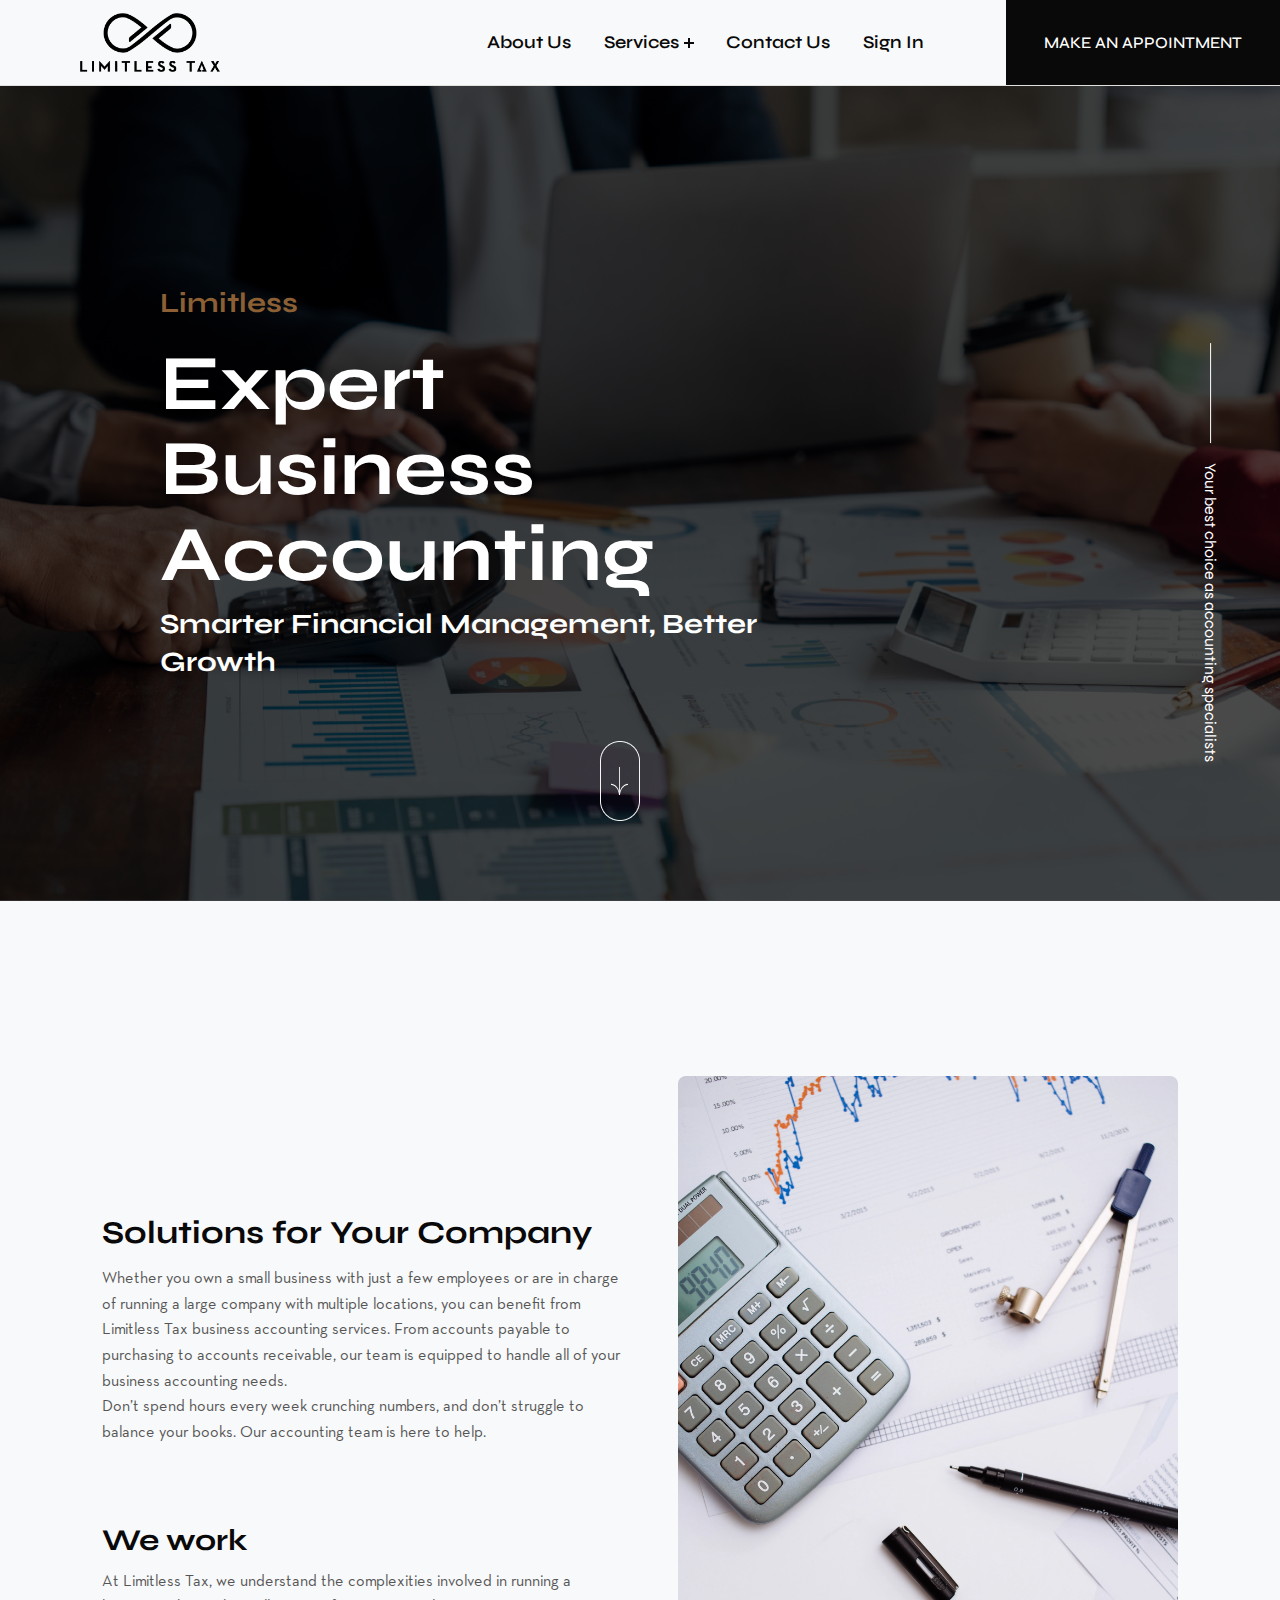
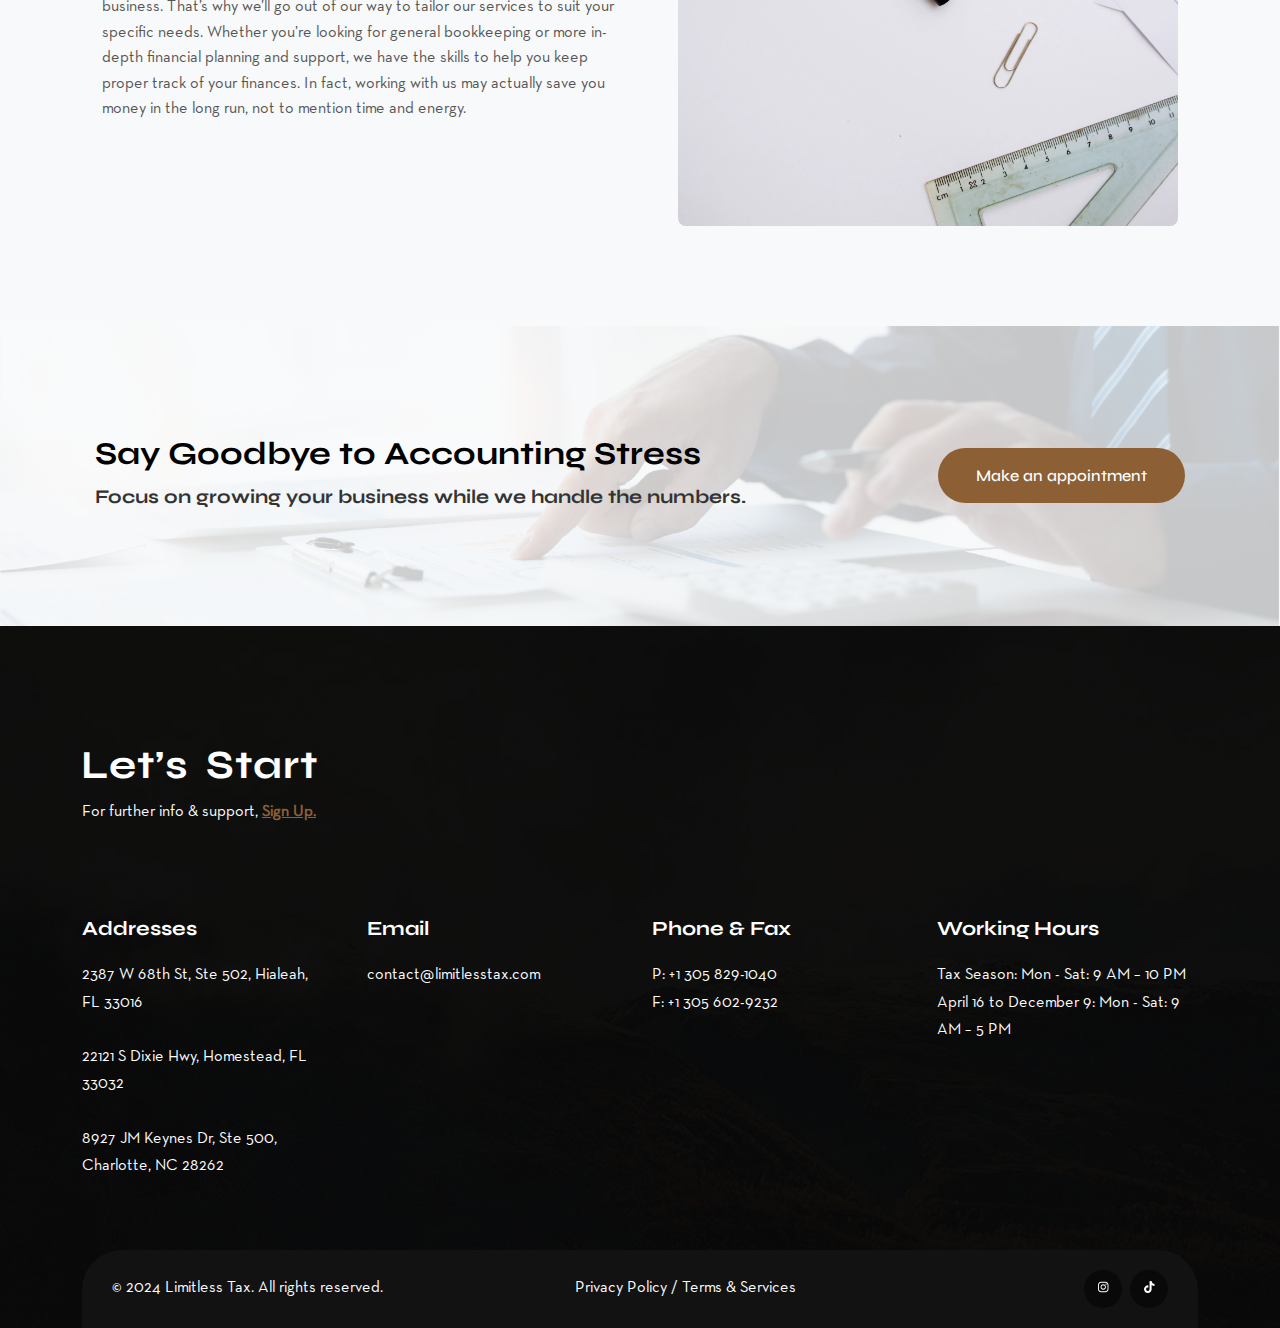
<file: business-service.html>
<!DOCTYPE html>
<html lang="zxx">

<head>
    <meta charset="UTF-8">
    <meta name="viewport" content="width=device-width, initial-scale=1.0">
    <meta http-equiv="X-UA-Compatible" content="IE=edge">
    <title>Limitless Tax - Business Accounting</title>
    <link rel="icon" href="assets/img/favicon.png" sizes="20x20" type="image/png">

    <!-- Stylesheets CSS -->
    <link rel="stylesheet" href="assets/css/bootstrap.min.css">
    <link rel="stylesheet" href="assets/css/animate.min.css">
    <link rel="stylesheet" href="assets/css/fontawesome.min.css">
    <link rel="stylesheet" href="assets/css/magnific.min.css">
    <link rel="stylesheet" href="assets/css/slick.min.css">
    <link rel="stylesheet" href="assets/css/style.css">
    <link rel="stylesheet" href="assets/css/responsive.css">

</head>

<body class="bg-light">

    <!-- Google Tag Manager -->
    <script async src="https://www.googletagmanager.com/gtag/js?id=G-6F8ZD1R8CJ"></script>
    <script>
        window.dataLayer = window.dataLayer || [];
        function gtag() { dataLayer.push(arguments); }
        gtag('js', new Date());
        gtag('config', 'G-6F8ZD1R8CJ');
    </script>

    <!-- Body Overlay -->
    <div class="body-overlay" id="body-overlay"></div>

    <!-- Sidebar Menu -->
    <div class="sidebar-menu" id="sidebar-menu">
        <button class="sidebar-menu-close"><i class="fa fa-times"></i></button>
        <div class="sidebar-inner">
            <div class="thumb">
                <img src="assets/img/logo-header.png" alt="Logo Limitlesstax">
            </div>
            <div class="sidebar-address">
                <ul>
                    <li>
                        <br>
                        <i class="fa fa-map-marker-alt"></i>
                        <a href="https://maps.app.goo.gl/hh9yUtaGnehdVJBy7" title="View location on Google Maps">2387 W
                            68th St, Ste 502, Hialeah, FL 33016</a>
                    </li>
                    <li>
                        <i class="fa fa-map-marker-alt"></i>
                        <a href="https://maps.app.goo.gl/xFGtqBL2CZH6XKhK9" title="View location on Google Maps">22121 S
                            Dixie Hwy, Homestead, FL 33032</a>
                    </li>
                    <li>
                        <i class="fa fa-map-marker-alt"></i>
                        <a href="https://maps.app.goo.gl/42W3H1t5gKk3HaPC8" title="View location on Google Maps">8927 JM
                            Keynes Dr, Ste 500, Charlotte, NC 28262</a>
                    </li>
                    <li>
                        <i class="fa fa-envelope"></i>
                        <a href="mailto:contact@limitlesstax.com"
                            title="Send an email to contact@limitlesstax.com">contact@limitlesstax.com</a>
                    </li>
                    <li>
                        <i class="fa fa-phone"></i>
                        <a href="tel:+1 305 829-1040" title="Call +1 305 829-1040">+1 305 829-1040</a>
                    </li>
                    <li>
                        <i class="fa fa-fax"></i>+1 305 602-9232
                    </li>
                </ul>
            </div>
            <div class="sidebar-address">
                <ul>
                    <li>
                        <i class="fa fa-user"></i>
                        <a href="https://limitlesstax.taxdome.com" title="Sign In/Sign Up">Sign In / Sign Up</a>
                    </li>
                </ul>
            </div>
            <ul class="social-media">
                <li><a href="https://www.instagram.com/limitless.tax/" title="Follow us on Instagram"><i
                            class="fab fa-instagram"></i></a></li>
                <li><a href="https://www.tiktok.com/@limitlesstax" title="Follow us on TikTok"><i
                            class="fab fa-tiktok"></i></a></li>
            </ul>
        </div>
    </div>
    <!-- End Sidebar Menu -->

    <!-- Navbar Start -->
    <nav class="navbar navbar-area navbar-area-2 navbar-expand-lg">
        <div class="container nav-container navbar-bg">
            <div class="responsive-mobile-menu">
                <button class="menu toggle-btn d-block d-lg-none" data-target="#itech_main_menu" aria-expanded="false"
                    aria-label="Toggle navigation">
                    <span class="icon-left"></span>
                    <span class="icon-right"></span>
                </button>
            </div>
            <div class="logo">
                <a href="index.html"><img src="assets/img/logo-header.png" alt="Logo Limitlesstax"></a>
            </div>
            <div class="collapse navbar-collapse" id="itech_main_menu">
                <ul class="navbar-nav menu-open text-lg-end">
                    <li class="menu-item">
                        <a href="about.html">About Us</a>
                    </li>
                    <li class="menu-item-has-children">
                        <a href="service.html">Services</a>
                        <ul class="sub-menu">
                            <li><a href="service.html">All Services</a></li>
                            <li><a href="accounting-service.html">Accounting</a></li>
                            <li><a href="smallbusiness-service.html">Small Business Accounting</a></li>
                            <li><a href="business-service.html">Business Accounting</a></li>
                            <li><a href="bookeeping-service.html">Bookkeeping</a></li>
                            <li><a href="payroll-service.html">Payroll</a></li>
                            <li><a href="tax-service.html">Tax</a></li>
                        </ul>
                    </li>
                    <li>
                        <a class="menubar" id="navigation-button" href="#">Contact Us</a>
                    </li>
                    <li class="menu-item">
                        <a href="https://limitlesstax.taxdome.com" title="Access Client Portal">Sign In</a>
                    </li>
                </ul>
            </div>
            <div class="nav-right-part nav-right-part-desktop align-self-center">
                <a class="btn btn-black"
                    href="https://outlook.office365.com/owa/calendar/LimitlessTax1@limitlesstax.com/bookings/"
                    title="Make An Appointment">MAKE AN APPOINTMENT</a>
            </div>
        </div>
    </nav>
    <!-- Navbar End -->

    <!-- Announcement Appointment Mobile Only Bar Start -->
    <div class="announcement-bar">
        <div class="marquee">
            <p>
                <a href="https://outlook.office365.com/owa/calendar/LimitlessTax1@limitlesstax.com/bookings/"
                    title="Make An Appointment">
                    CLICK HERE TO MAKE AN APPOINTMENT &nbsp;&nbsp;&nbsp;&nbsp;
                    CLICK HERE TO MAKE AN APPOINTMENT &nbsp;&nbsp;&nbsp;&nbsp;
                    CLICK HERE TO MAKE AN APPOINTMENT &nbsp;&nbsp;&nbsp;&nbsp;
                    CLICK HERE TO MAKE AN APPOINTMENT &nbsp;&nbsp;&nbsp;&nbsp;
                    CLICK HERE TO MAKE AN APPOINTMENT
                </a>
            </p>
        </div>
    </div>
    <!-- Announcement Appointment Mobile Only Bar End -->

    <!-- Header2 Start -->
    <header class="header-banner">
        <img src="./assets/img/bg/BUSINESS-SERVICES.webp" alt="Vista aérea de Miami" class="header-image">
        <div class="header-content">
            <div class="row">
                <div class="col-xl-8 col-lg-10">
                    <h6>Limitless</h6>
                    <h1>Expert Business Accounting</h1>
                    <h4>Smarter Financial Management, Better Growth</h4>
                    <div class="banner2-call">
                        <a title="your best choice as tax specialists">Your best choice as accounting specialists</a>
                    </div>
                </div>
            </div>
        </div>
        <div class="scroll-down-service top_image_bounce wow animated fadeInUp" data-wow-duration="1.5s"
            data-wow-delay="0.5s">
            <a href="#service-details-area">
                <img id="scroll" src="assets/img/scroll.svg" width="40" height="80" alt="Scroll Icon">
            </a>
        </div>
    </header>
    <!-- Header2 End -->

    <!-- Service Description Area Start -->
    <div id="service-details-area" class="service-details">
        <div class="container">
            <h1 class="wow animated fadeInUp" data-wow-duration="1.5s" data-wow-delay="0.4s"><span
                    class="line"></span>Our Business Accounting<span class="line"></span></h1>
            <div class="the-service">
                <div class="service-text">
                    <div>
                        <h5 class="wow animated fadeInUp" data-wow-duration="1.5s" data-wow-delay="0.3s"><span
                                class="line"></span>Customized</h5>
                        <h2>Solutions for Your Company</h2>
                        <p>Whether you own a small business with just a few employees or are in charge of running a
                            large company with multiple locations, you can benefit from Limitless Tax business
                            accounting services. From accounts payable to purchasing to accounts receivable, our team is
                            equipped to handle all of your business accounting needs.
                            <br>Don’t spend hours every week crunching numbers, and don’t struggle to balance your
                            books. Our accounting team is here to help.
                        </p>
                    </div>

                    <div>
                        <h5 class="wow animated fadeInUp" data-wow-duration="1.5s" data-wow-delay="0.3s"><span
                                class="line"></span>How</h5>
                        <h3>We work</h3>
                        <p class="mb-0">At Limitless Tax, we understand the complexities involved in running a business.
                            That’s why
                            we’ll go out of our way to tailor our services to suit your specific needs. Whether you’re
                            looking for
                            general bookkeeping or more in-depth financial planning and support, we have the skills to
                            help you keep
                            proper track of your finances. In fact, working with us may actually save you money in the
                            long run, not
                            to mention time and energy.</p>
                    </div>
                </div>
                <div class="service-image">
                    <img src="assets/img/bg/Business-Accounting.webp" alt="img">
                </div>
            </div>
        </div>
    </div>
    <!-- Service Description Area End -->

    <!-- Service CTA Area Start -->
    <div class="hero-section">
        <img src="assets/img/bg/ACCOUNTING-SINGLE-SERVICE.webp" alt="Background" class="background-img">
        <div class="hero-content">
            <h2>Say Goodbye to Accounting Stress</h2>
            <h3>Focus on growing your business while we handle the numbers.</h3>
        </div>
        <div class="btn-wrap">
            <a class="btn btn-base border-radius left_image_bounce" href="service.html">Make an appointment</a>
        </div>
    </div>
    <!-- Service CTA Area End -->

    <!-- Footer Area Start -->
    <footer class="footer-area bg-cover" style="background-image: url('./assets/img/bg/12.png');">
        <div class="container">
            <div class="footer-top">
                <div class="row">
                    <div class="col-lg-6 align-self-center mb-4 mb-lg-0">
                        <h2 class="animate-text-footer">
                            <span class="waviy ms-2">
                                <span style="--i:1">L</span>
                                <span style="--i:2">e</span>
                                <span style="--i:3">t </span>
                                <span style="--i:4">’</span>
                                <span style="--i:5">s</span>
                                <span class="ms-2" style="--i:5">S</span>
                                <span style="--i:6">t</span>
                                <span style="--i:7">a</span>
                                <span style="--i:8">r</span>
                                <span style="--i:9">t</span>
                            </span>
                        </h2>
                        <p>For further info & support, <a href="https://limitlesstax.taxdome.com">Sign Up.</a></p>
                    </div>
                </div>
            </div>
        </div>
        <div class="container">
            <div class="row">
                <div class="col-lg-3 col-md-6">
                    <div class="widget widget_about pe-xl-4">
                        <h4 class="widget-title">Addresses</h4>
                        <div class="details">
                            <a href="https://maps.app.goo.gl/hh9yUtaGnehdVJBy7">
                                <p>2387 W 68th St, Ste 502, Hialeah, FL 33016</p>
                            </a><br>
                            <a href="https://maps.app.goo.gl/xFGtqBL2CZH6XKhK9">
                                <p>22121 S Dixie Hwy, Homestead, FL 33032</p>
                            </a><br>
                            <a href="https://maps.app.goo.gl/42W3H1t5gKk3HaPC8">
                                <p>8927 JM Keynes Dr, Ste 500, Charlotte, NC 28262</p>
                            </a>
                        </div>
                    </div>
                </div>
                <div class="col-lg-3 col-md-6">
                    <div class="widget widget_about">
                        <h4 class="widget-title">Email</h4>
                        <div class="details">
                            <a href="mailto:contact@limitlesstax.com">
                                <p>contact@limitlesstax.com</p>
                            </a>
                        </div>
                    </div>
                </div>
                <div class="col-lg-3 col-md-6">
                    <div class="widget widget_about">
                        <h4 class="widget-title">Phone & Fax</h4>
                        <div class="details">
                            <a href="tel:+1 305 829-1040">
                                <p>P: +1 305 829-1040</p>
                            </a>
                            <p>F: +1 305 602-9232</p>
                        </div>
                    </div>
                </div>
                <div class="col-lg-3 col-md-6">
                    <div class="widget widget_about">
                        <h4 class="widget-title">Working Hours</h4>
                        <div class="details">
                            <p>Tax Season: Mon - Sat: 9 AM – 10 PM</p>
                            <p>April 16 to December 9: Mon - Sat: 9 AM – 5 PM</p>
                        </div>
                    </div>
                </div>
            </div>
        </div>
        <div class="container">
            <div class="footer-bottom">
                <div class="row">
                    <div class="col-lg-4 align-self-center mb-1 mb-lg-0">
                        <p>&copy; 2024 Limitless Tax. All rights reserved.</p>
                    </div>
                    <div class="col-lg-5 align-self-center text-lg-center mb-3 mb-lg-0">
                        <p><a href="privacy-policy.html">Privacy Policy</a> / <a href="terms-services.html">Terms &
                                Services</a></p>
                    </div>
                    <div class="col-lg-3 text-lg-end">
                        <ul class="social-media">
                            <li>
                                <a class="instagram" href="https://www.instagram.com/limitless.tax/">
                                    <i class="fab fa-instagram"></i>
                                </a>
                            </li>
                            <li>
                                <a class="tiktok" href="https://www.tiktok.com/@limitlesstax">
                                    <i class="fab fa-tiktok"></i>
                                </a>
                            </li>
                        </ul>
                    </div>
                </div>
            </div>
        </div>
        <!-- Back to Top Area Start -->
        <div class="back-to-top">
            <span class="back-top">Back to top</span>
        </div>
        <!-- Back to Top Area End -->
    </footer>
    <!-- Footer Area End -->

    <!-- All JS Here -->
    <script src="assets/js/jquery.min.js"></script>
    <script src="assets/js/bootstrap.min.js"></script>
    <script src="assets/js/fontawesome.min.js"></script>
    <script src="assets/js/magnific.min.js"></script>
    <script src="assets/js/wow.min.js"></script>
    <script src="assets/js/slick.min.js"></script>
    <script src="assets/js/jQuery.rProgressbar.min.js"></script>
    <script src="assets/js/counter-up.min.js"></script>
    <script src="assets/js/waypoint.min.js"></script>
    <script src="assets/js/contact.js"></script>
    <!-- Main JS  -->
    <script src="assets/js/main.js"></script>
</body>

</html>
</file>
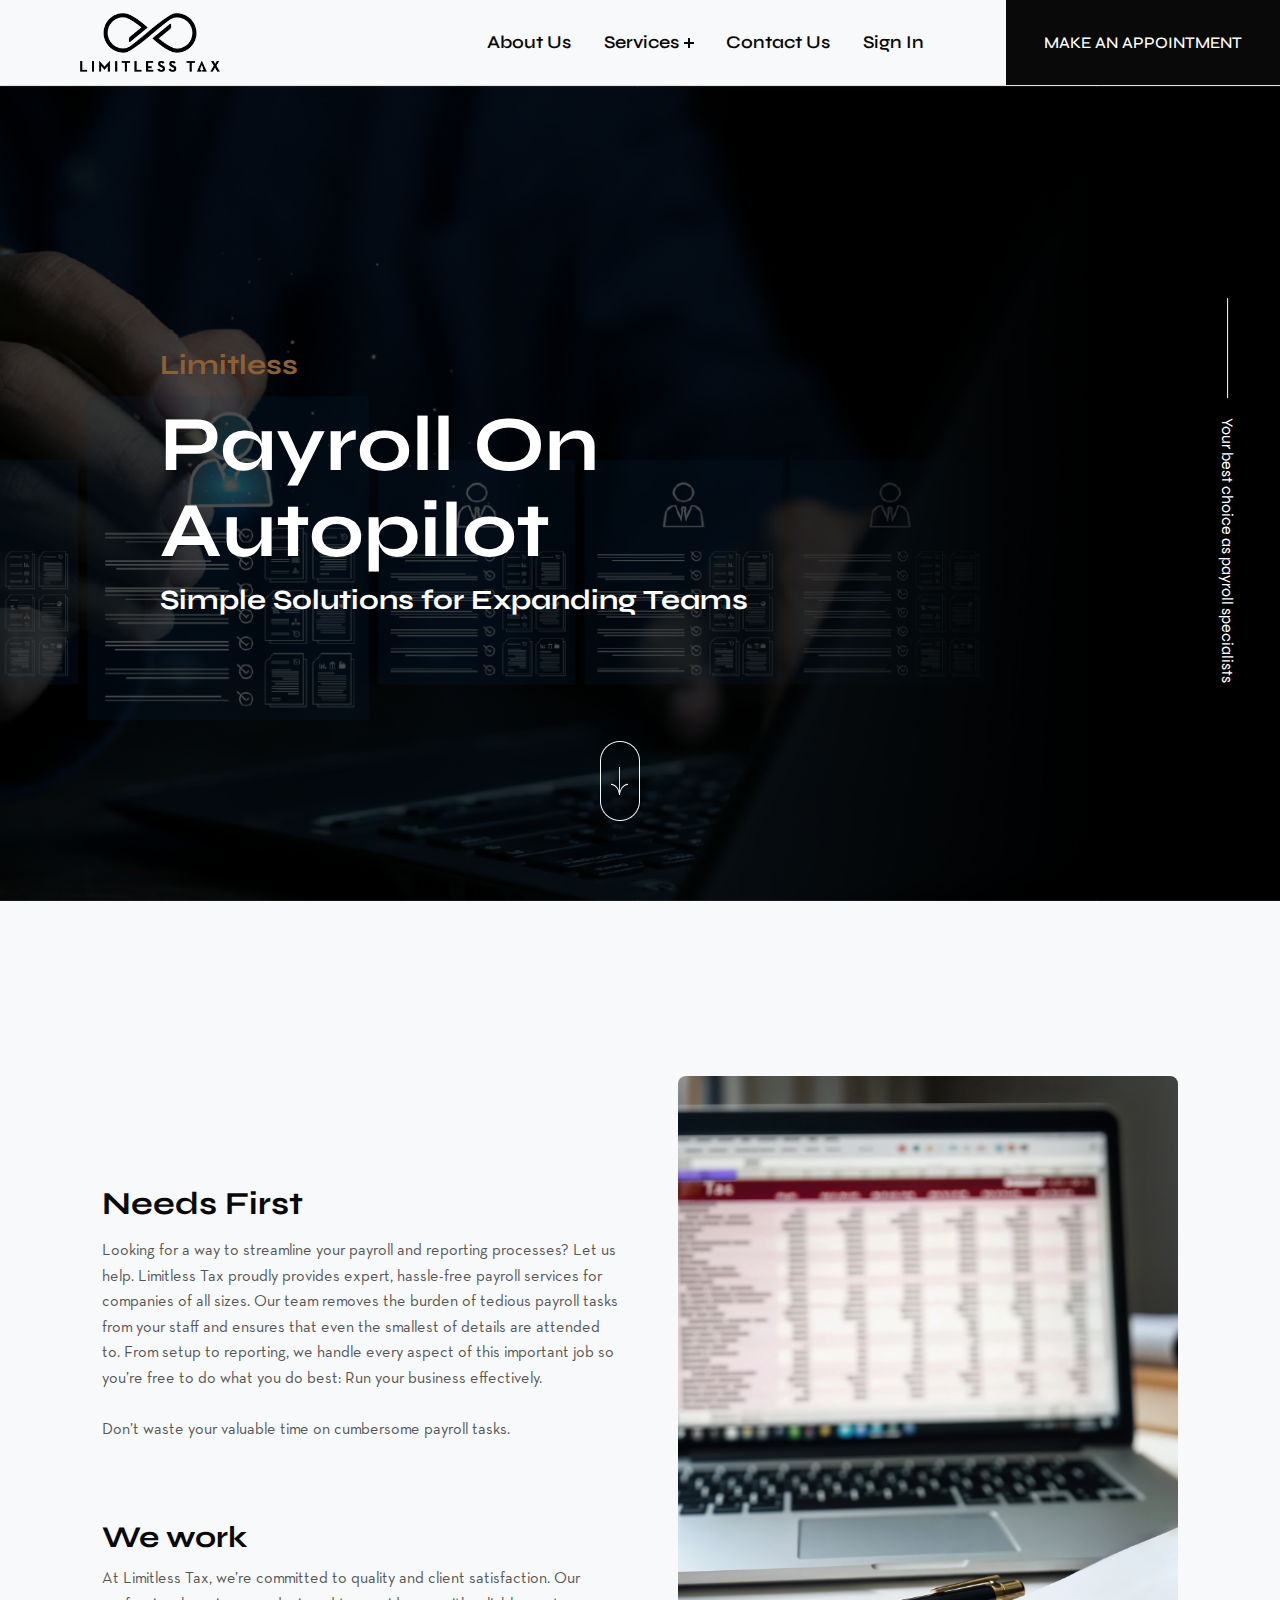
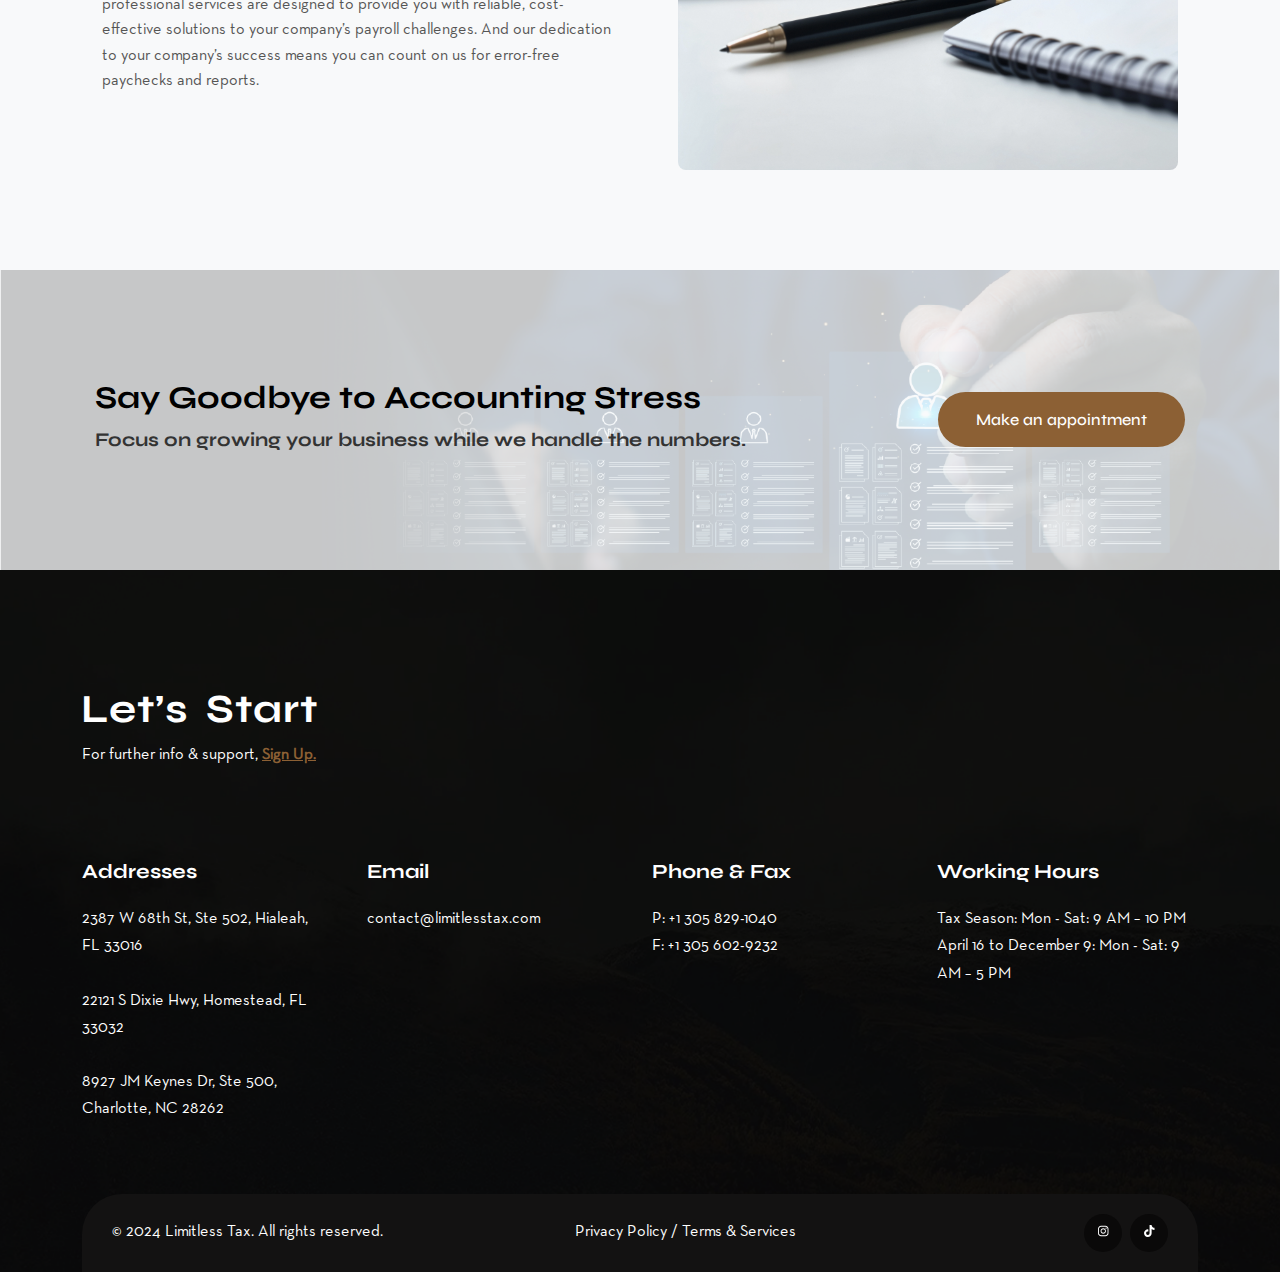
<file: payroll-service.html>
<!DOCTYPE html>
<html lang="zxx">

<head>
    <meta charset="UTF-8">
    <meta name="viewport" content="width=device-width, initial-scale=1.0">
    <meta http-equiv="X-UA-Compatible" content="IE=edge">
    <title>Limitless Tax - Payroll</title>
    <link rel="icon" href="assets/img/favicon.png" sizes="20x20" type="image/png">

    <!-- Stylesheets CSS -->
    <link rel="stylesheet" href="assets/css/bootstrap.min.css">
    <link rel="stylesheet" href="assets/css/animate.min.css">
    <link rel="stylesheet" href="assets/css/fontawesome.min.css">
    <link rel="stylesheet" href="assets/css/magnific.min.css">
    <link rel="stylesheet" href="assets/css/slick.min.css">
    <link rel="stylesheet" href="assets/css/style.css">
    <link rel="stylesheet" href="assets/css/responsive.css">

</head>

<body class="bg-light">

    <!-- Google Tag Manager -->
    <script async src="https://www.googletagmanager.com/gtag/js?id=G-6F8ZD1R8CJ"></script>
    <script>
        window.dataLayer = window.dataLayer || [];
        function gtag() { dataLayer.push(arguments); }
        gtag('js', new Date());
        gtag('config', 'G-6F8ZD1R8CJ');
    </script>

    <!-- Body Overlay -->
    <div class="body-overlay" id="body-overlay"></div>

    <!-- Sidebar Menu -->
    <div class="sidebar-menu" id="sidebar-menu">
        <button class="sidebar-menu-close"><i class="fa fa-times"></i></button>
        <div class="sidebar-inner">
            <div class="thumb">
                <img src="assets/img/logo-header.png" alt="Logo Limitlesstax">
            </div>
            <div class="sidebar-address">
                <ul>
                    <li>
                        <br>
                        <i class="fa fa-map-marker-alt"></i>
                        <a href="https://maps.app.goo.gl/hh9yUtaGnehdVJBy7" title="View location on Google Maps">2387 W
                            68th St, Ste 502, Hialeah, FL 33016</a>
                    </li>
                    <li>
                        <i class="fa fa-map-marker-alt"></i>
                        <a href="https://maps.app.goo.gl/xFGtqBL2CZH6XKhK9" title="View location on Google Maps">22121 S
                            Dixie Hwy, Homestead, FL 33032</a>
                    </li>
                    <li>
                        <i class="fa fa-map-marker-alt"></i>
                        <a href="https://maps.app.goo.gl/42W3H1t5gKk3HaPC8" title="View location on Google Maps">8927 JM
                            Keynes Dr, Ste 500, Charlotte, NC 28262</a>
                    </li>
                    <li>
                        <i class="fa fa-envelope"></i>
                        <a href="mailto:contact@limitlesstax.com"
                            title="Send an email to contact@limitlesstax.com">contact@limitlesstax.com</a>
                    </li>
                    <li>
                        <i class="fa fa-phone"></i>
                        <a href="tel:+1 305 829-1040" title="Call +1 305 829-1040">+1 305 829-1040</a>
                    </li>
                    <li>
                        <i class="fa fa-fax"></i>+1 305 602-9232
                    </li>
                </ul>
            </div>
            <div class="sidebar-address">
                <ul>
                    <li>
                        <i class="fa fa-user"></i>
                        <a href="https://limitlesstax.taxdome.com" title="Sign In/Sign Up">Sign In / Sign Up</a>
                    </li>
                </ul>
            </div>
            <ul class="social-media">
                <li><a href="https://www.instagram.com/limitless.tax/" title="Follow us on Instagram"><i
                            class="fab fa-instagram"></i></a></li>
                <li><a href="https://www.tiktok.com/@limitlesstax" title="Follow us on TikTok"><i
                            class="fab fa-tiktok"></i></a></li>
            </ul>
        </div>
    </div>
    <!-- End Sidebar Menu -->

    <!-- Navbar Start -->
    <nav class="navbar navbar-area navbar-area-2 navbar-expand-lg">
        <div class="container nav-container navbar-bg">
            <div class="responsive-mobile-menu">
                <button class="menu toggle-btn d-block d-lg-none" data-target="#itech_main_menu" aria-expanded="false"
                    aria-label="Toggle navigation">
                    <span class="icon-left"></span>
                    <span class="icon-right"></span>
                </button>
            </div>
            <div class="logo">
                <a href="index.html"><img src="assets/img/logo-header.png" alt="Logo Limitlesstax"></a>
            </div>
            <div class="collapse navbar-collapse" id="itech_main_menu">
                <ul class="navbar-nav menu-open text-lg-end">
                    <li class="menu-item">
                        <a href="about.html">About Us</a>
                    </li>
                    <li class="menu-item-has-children">
                        <a href="service.html">Services</a>
                        <ul class="sub-menu">
                            <li><a href="service.html">All Services</a></li>
                            <li><a href="accounting-service.html">Accounting</a></li>
                            <li><a href="smallbusiness-service.html">Small Business Accounting</a></li>
                            <li><a href="business-service.html">Business Accounting</a></li>
                            <li><a href="bookeeping-service.html">Bookkeeping</a></li>
                            <li><a href="payroll-service.html">Payroll</a></li>
                            <li><a href="tax-service.html">Tax</a></li>
                        </ul>
                    </li>
                    <li>
                        <a class="menubar" id="navigation-button" href="#">Contact Us</a>
                    </li>
                    <li class="menu-item">
                        <a href="https://limitlesstax.taxdome.com" title="Access Client Portal">Sign In</a>
                    </li>
                </ul>
            </div>
            <div class="nav-right-part nav-right-part-desktop align-self-center">
                <a class="btn btn-black"
                    href="https://outlook.office365.com/owa/calendar/LimitlessTax1@limitlesstax.com/bookings/"
                    title="Make An Appointment">MAKE AN APPOINTMENT</a>
            </div>
        </div>
    </nav>
    <!-- Navbar End -->

    <!-- Announcement Appointment Mobile Only Bar Start -->
    <div class="announcement-bar">
        <div class="marquee">
            <p>
                <a href="https://outlook.office365.com/owa/calendar/LimitlessTax1@limitlesstax.com/bookings/"
                    title="Make An Appointment">
                    CLICK HERE TO MAKE AN APPOINTMENT &nbsp;&nbsp;&nbsp;&nbsp;
                    CLICK HERE TO MAKE AN APPOINTMENT &nbsp;&nbsp;&nbsp;&nbsp;
                    CLICK HERE TO MAKE AN APPOINTMENT &nbsp;&nbsp;&nbsp;&nbsp;
                    CLICK HERE TO MAKE AN APPOINTMENT &nbsp;&nbsp;&nbsp;&nbsp;
                    CLICK HERE TO MAKE AN APPOINTMENT
                </a>
            </p>
        </div>
    </div>
    <!-- Announcement Appointment Mobile Only Bar End -->

    <!-- Header2 Start -->
    <header class="header-banner">
        <img src="./assets/img/bg/PAYROLL-LIMITLESS.webp" alt="Vista aérea de Miami" class="header-image">
        <div class="header-content">
            <div class="row">
                <div class="col-xl-8 col-lg-10">
                    <h6>Limitless</h6>
                    <h1>Payroll on Autopilot</h1>
                    <h4>Simple Solutions for Expanding Teams</h4>
                    <div class="banner2-call">
                        <a title="your best choice as tax specialists">Your best choice as payroll specialists</a>
                    </div>
                </div>
            </div>
        </div>
        <div class="scroll-down-service top_image_bounce wow animated fadeInUp" data-wow-duration="1.5s"
            data-wow-delay="0.5s">
            <a href="#service-details-area">
                <img id="scroll" src="assets/img/scroll.svg" width="40" height="80" alt="Scroll Icon">
            </a>
        </div>
    </header>
    <!-- Header2 End -->


    <!-- Service Description Area Start -->
    <div id="service-details-area" class="service-details">
        <div class="container">
            <h1 class="wow animated fadeInUp" data-wow-duration="1.5s" data-wow-delay="0.4s"><span
                    class="line"></span>Our Payroll Service<span class="line"></span></h1>
            <div class="the-service">
                <div class="service-text">
                    <div>
                        <h5 class="wow animated fadeInUp" data-wow-duration="1.5s" data-wow-delay="0.3s"><span
                                class="line"></span>Your</h5>
                        <h2>Needs First</h2>
                        <p>Looking for a way to streamline your payroll and reporting processes? Let us help. Limitless Tax proudly
                            provides expert, hassle-free payroll services for companies of all sizes. Our team removes the burden of
                            tedious payroll tasks from your staff and ensures that even the smallest of details are attended to.
                            From setup to reporting, we handle every aspect of this important job so you’re free to do what you do
                            best: Run your business effectively.
                            <br><br>Don’t waste your valuable time on cumbersome payroll tasks.
                        </p>
                    </div>

                    <div>
                        <h5 class="wow animated fadeInUp" data-wow-duration="1.5s" data-wow-delay="0.3s"><span
                                class="line"></span>How</h5>
                        <h3>We work</h3>
                        <p class="mb-0">At Limitless Tax, we’re committed to quality and client satisfaction. Our professional
                            services are designed to provide you with reliable, cost-effective solutions to your company’s payroll
                            challenges. And our dedication to your company’s success means you can count on us for error-free
                            paychecks and reports.</p>
                    </div>
                </div>
                <div class="service-image">
                    <img src="assets/img/bg/payroll.webp" alt="img">
                </div>
            </div>
        </div>
    </div>
    <!-- Service Description Area End -->


    <!-- Service CTA Area Start -->
    <div class="hero-section">
        <img src="assets/img/bg/PAYROLL-LIMITLESS.webp" alt="Background" class="background-img">
        <div class="hero-content">
            <h2>Say Goodbye to Accounting Stress</h2>
            <h3>Focus on growing your business while we handle the numbers.</h3>
        </div>
        <div class="btn-wrap">
            <a class="btn btn-base border-radius left_image_bounce" href="service.html">Make an appointment</a>
        </div>
    </div>
    <!-- Service CTA Area End -->


    <!-- Footer Area Start -->
    <footer class="footer-area bg-cover" style="background-image: url('./assets/img/bg/12.png');">
        <div class="container">
            <div class="footer-top">
                <div class="row">
                    <div class="col-lg-6 align-self-center mb-4 mb-lg-0">
                        <h2 class="animate-text-footer">
                            <span class="waviy ms-2">
                                <span style="--i:1">L</span>
                                <span style="--i:2">e</span>
                                <span style="--i:3">t </span>
                                <span style="--i:4">’</span>
                                <span style="--i:5">s</span>
                                <span class="ms-2" style="--i:5">S</span>
                                <span style="--i:6">t</span>
                                <span style="--i:7">a</span>
                                <span style="--i:8">r</span>
                                <span style="--i:9">t</span>
                            </span>
                        </h2>
                        <p>For further info & support, <a href="https://limitlesstax.taxdome.com">Sign Up.</a></p>
                    </div>
                </div>
            </div>
        </div>
        <div class="container">
            <div class="row">
                <div class="col-lg-3 col-md-6">
                    <div class="widget widget_about pe-xl-4">
                        <h4 class="widget-title">Addresses</h4>
                        <div class="details">
                            <a href="https://maps.app.goo.gl/hh9yUtaGnehdVJBy7">
                                <p>2387 W 68th St, Ste 502, Hialeah, FL 33016</p>
                            </a><br>
                            <a href="https://maps.app.goo.gl/xFGtqBL2CZH6XKhK9">
                                <p>22121 S Dixie Hwy, Homestead, FL 33032</p>
                            </a><br>
                            <a href="https://maps.app.goo.gl/42W3H1t5gKk3HaPC8">
                                <p>8927 JM Keynes Dr, Ste 500, Charlotte, NC 28262</p>
                            </a>
                        </div>
                    </div>
                </div>
                <div class="col-lg-3 col-md-6">
                    <div class="widget widget_about">
                        <h4 class="widget-title">Email</h4>
                        <div class="details">
                            <a href="mailto:contact@limitlesstax.com">
                                <p>contact@limitlesstax.com</p>
                            </a>
                        </div>
                    </div>
                </div>
                <div class="col-lg-3 col-md-6">
                    <div class="widget widget_about">
                        <h4 class="widget-title">Phone & Fax</h4>
                        <div class="details">
                            <a href="tel:+1 305 829-1040">
                                <p>P: +1 305 829-1040</p>
                            </a>
                            <p>F: +1 305 602-9232</p>
                        </div>
                    </div>
                </div>
                <div class="col-lg-3 col-md-6">
                    <div class="widget widget_about">
                        <h4 class="widget-title">Working Hours</h4>
                        <div class="details">
                            <p>Tax Season: Mon - Sat: 9 AM – 10 PM</p>
                            <p>April 16 to December 9: Mon - Sat: 9 AM – 5 PM</p>
                        </div>
                    </div>
                </div>
            </div>
        </div>
        <div class="container">
            <div class="footer-bottom">
                <div class="row">
                    <div class="col-lg-4 align-self-center mb-1 mb-lg-0">
                        <p>&copy; 2024 Limitless Tax. All rights reserved.</p>
                    </div>
                    <div class="col-lg-5 align-self-center text-lg-center mb-3 mb-lg-0">
                        <p><a href="privacy-policy.html">Privacy Policy</a> / <a href="terms-services.html">Terms &
                                Services</a></p>
                    </div>
                    <div class="col-lg-3 text-lg-end">
                        <ul class="social-media">
                            <li>
                                <a class="instagram" href="https://www.instagram.com/limitless.tax/">
                                    <i class="fab fa-instagram"></i>
                                </a>
                            </li>
                            <li>
                                <a class="tiktok" href="https://www.tiktok.com/@limitlesstax">
                                    <i class="fab fa-tiktok"></i>
                                </a>
                            </li>
                        </ul>
                    </div>
                </div>
            </div>
        </div>
        <!-- Back to Top Area Start -->
        <div class="back-to-top">
            <span class="back-top">Back to top</span>
        </div>
        <!-- Back to Top Area End -->
    </footer>
    <!-- Footer Area End -->

    <!-- All JS Here -->
    <script src="assets/js/jquery.min.js"></script>
    <script src="assets/js/bootstrap.min.js"></script>
    <script src="assets/js/fontawesome.min.js"></script>
    <script src="assets/js/magnific.min.js"></script>
    <script src="assets/js/wow.min.js"></script>
    <script src="assets/js/slick.min.js"></script>
    <script src="assets/js/jQuery.rProgressbar.min.js"></script>
    <script src="assets/js/counter-up.min.js"></script>
    <script src="assets/js/waypoint.min.js"></script>
    <script src="assets/js/contact.js"></script>
    <!-- Main JS  -->
    <script src="assets/js/main.js"></script>
</body>

</html>
</file>
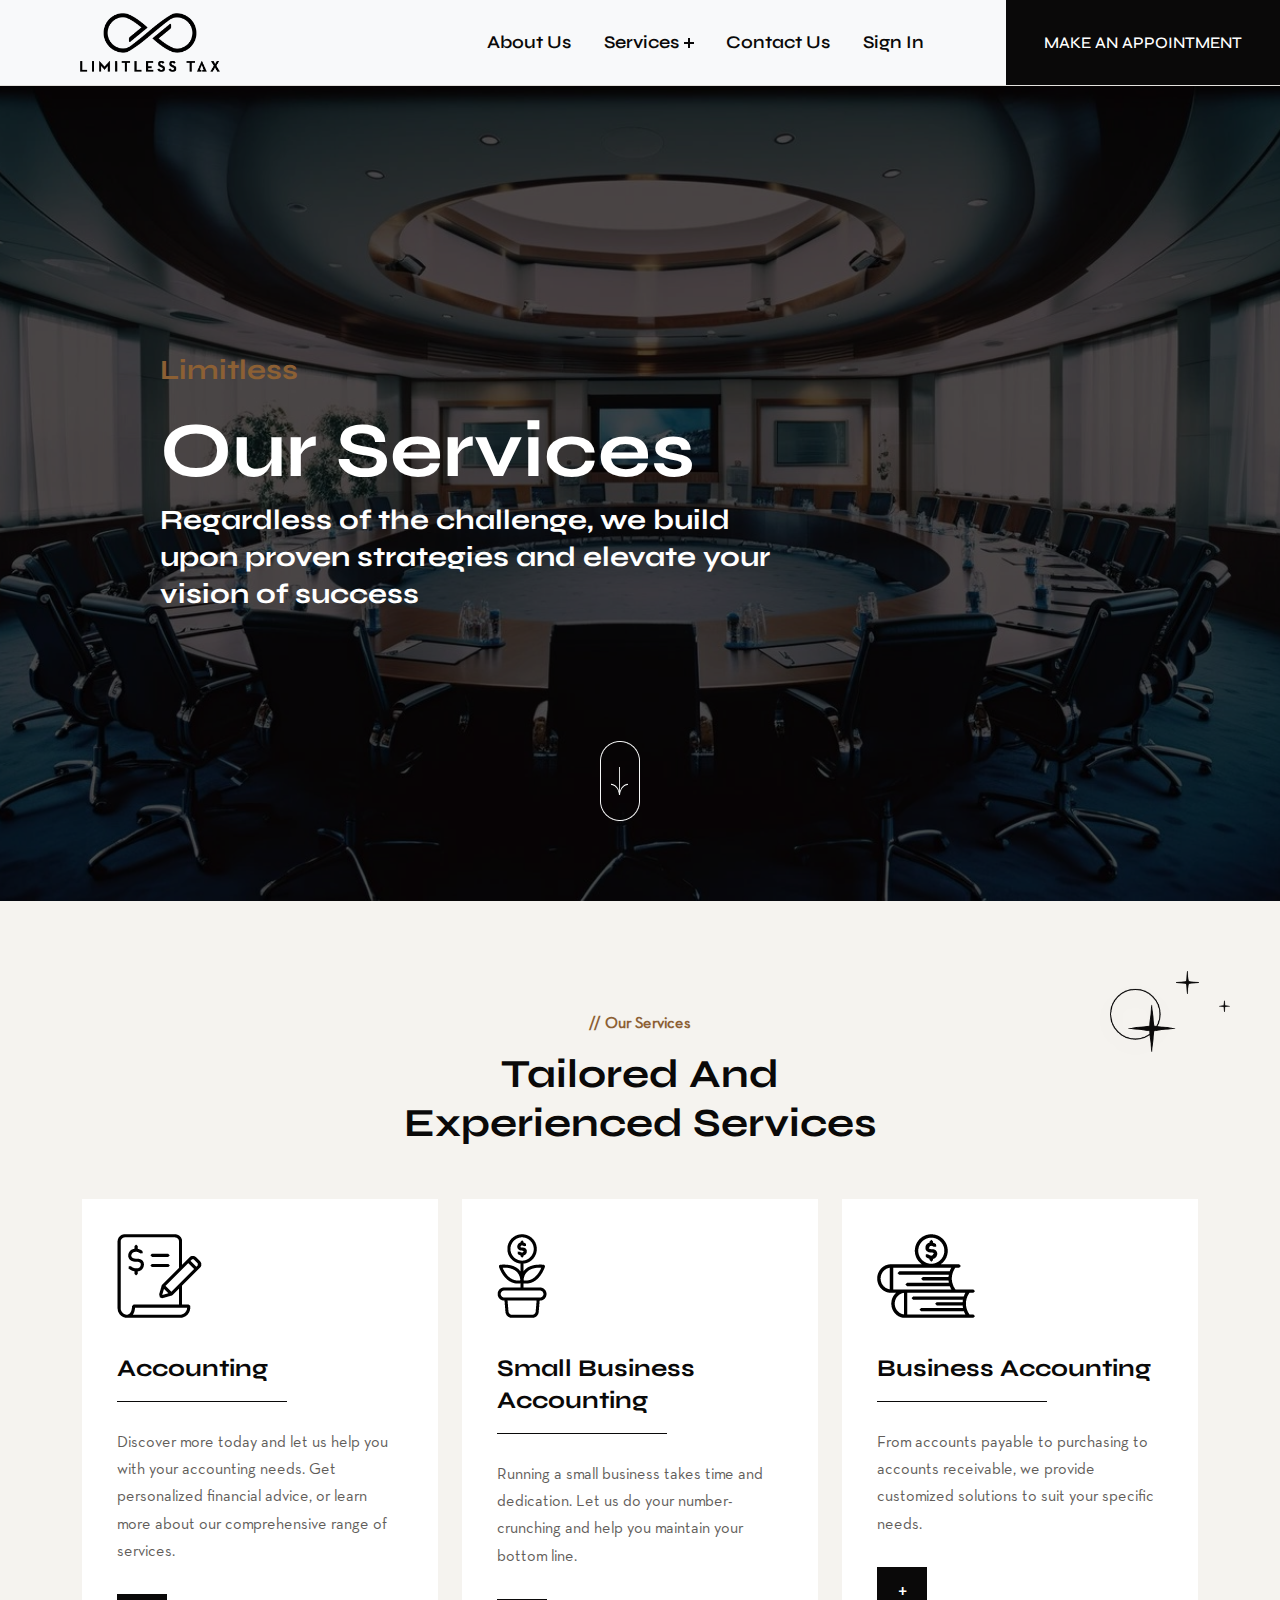
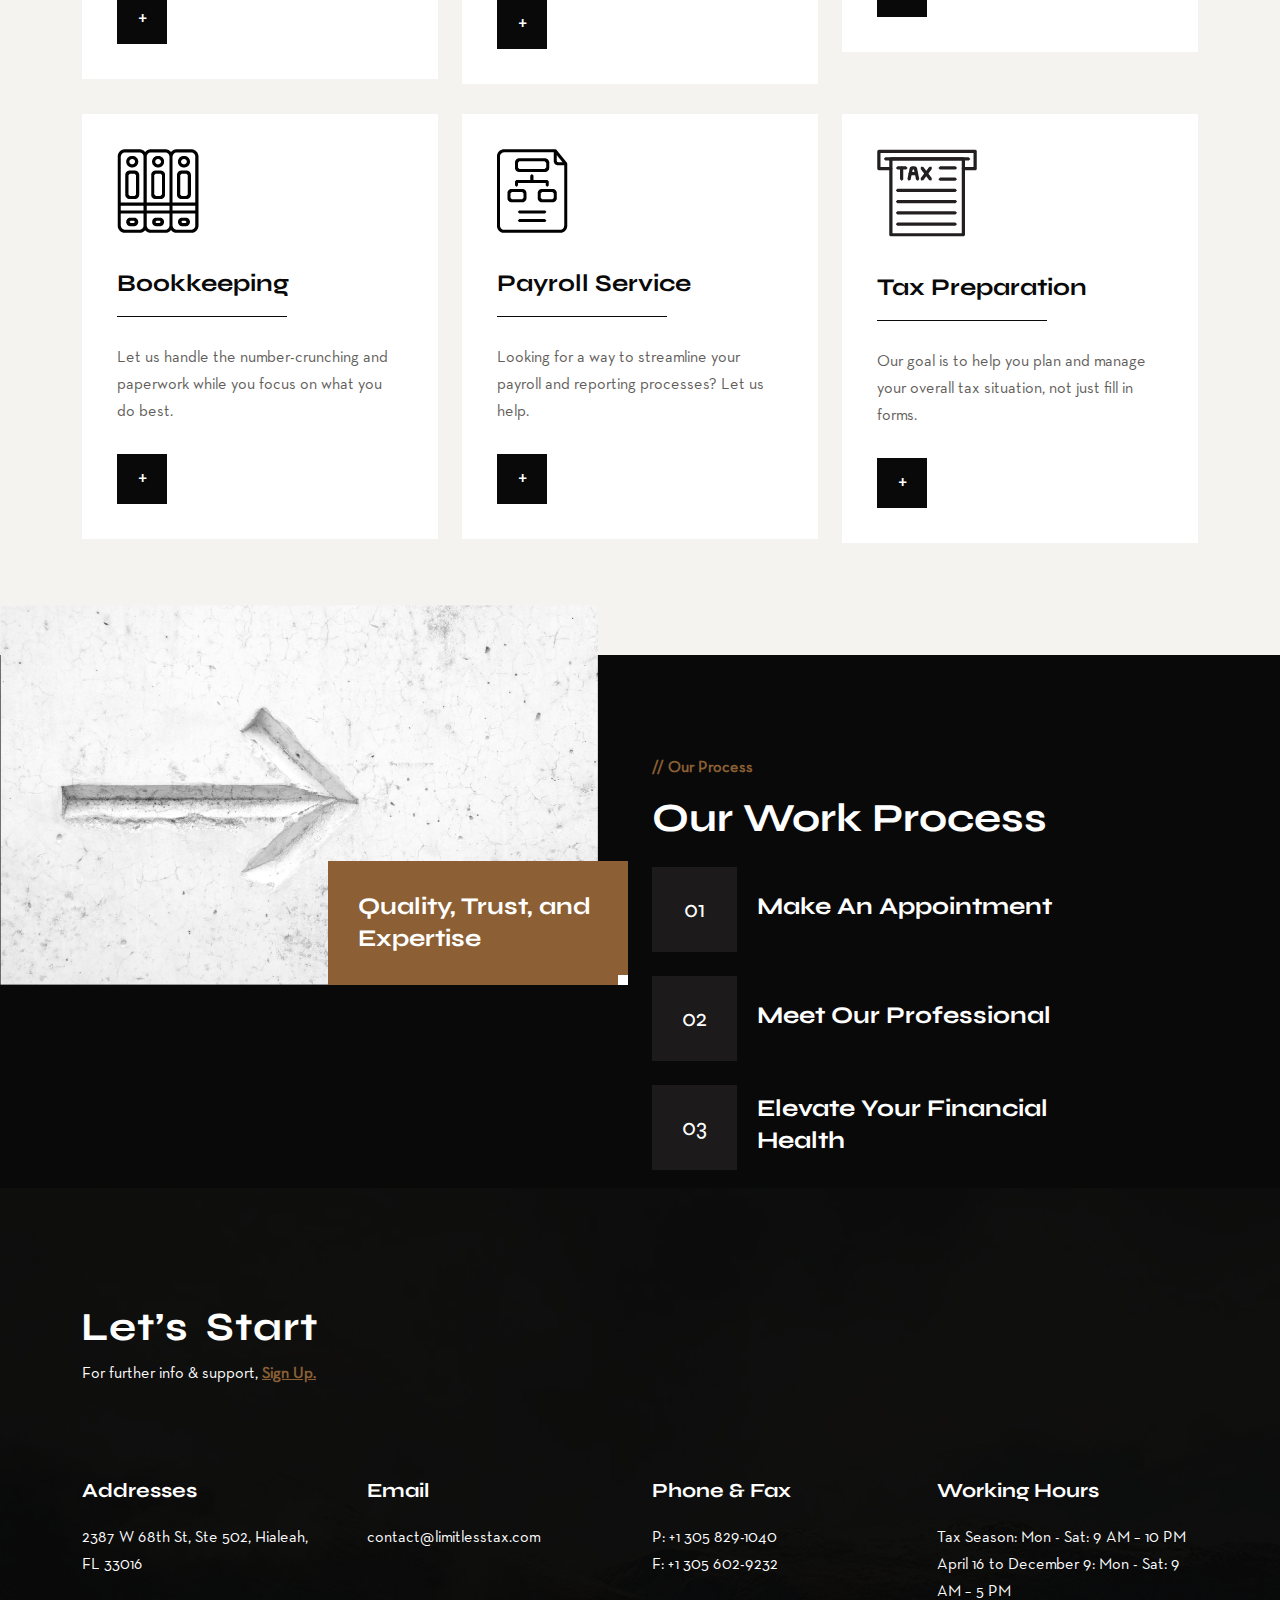
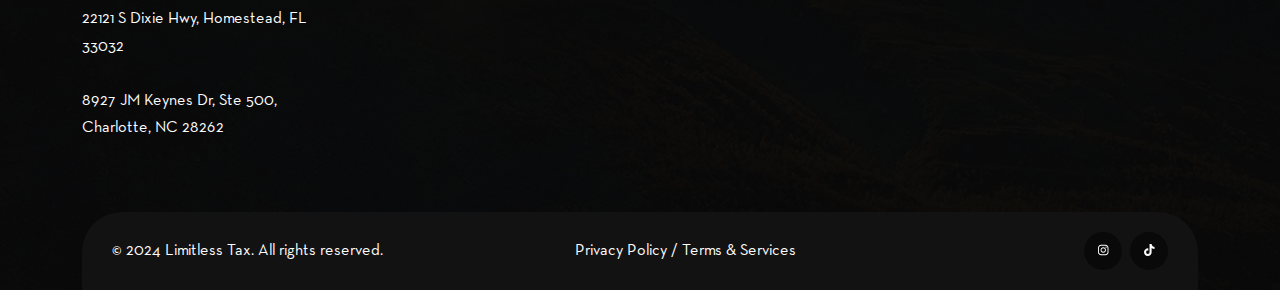
<file: service.html>
<!DOCTYPE html>
<html lang="zxx">
<head>
    <meta charset="UTF-8">
    <meta name="viewport" content="width=device-width, initial-scale=1.0">
    <meta http-equiv="X-UA-Compatible" content="IE=edge">
    <title>Limitless Tax - Our Services</title>
    <link rel="icon" href="assets/img/favicon.png" sizes="20x20" type="image/png">

    <!-- Stylesheets CSS -->
    <link rel="stylesheet" href="assets/css/bootstrap.min.css">
    <link rel="stylesheet" href="assets/css/animate.min.css">
    <link rel="stylesheet" href="assets/css/fontawesome.min.css">
    <link rel="stylesheet" href="assets/css/magnific.min.css">
    <link rel="stylesheet" href="assets/css/slick.min.css">
    <link rel="stylesheet" href="assets/css/style.css">
    <link rel="stylesheet" href="assets/css/responsive.css">

</head>

<body class="bg-light">

    <!-- Google Tag Manager -->
    <script async src="https://www.googletagmanager.com/gtag/js?id=G-6F8ZD1R8CJ"></script>
    <script>
        window.dataLayer = window.dataLayer || [];
        function gtag(){dataLayer.push(arguments);}
        gtag('js', new Date());
        gtag('config', 'G-6F8ZD1R8CJ');
    </script>

    <!-- Body Overlay -->
    <div class="body-overlay" id="body-overlay"></div>

    <!-- Sidebar Menu -->
    <div class="sidebar-menu" id="sidebar-menu">
        <button class="sidebar-menu-close"><i class="fa fa-times"></i></button>
        <div class="sidebar-inner">
            <div class="thumb">
                <img src="assets/img/logo-header.png" alt="Logo Limitlesstax">
            </div>
            <div class="sidebar-address">
                <ul>
                    <li>
                        <br>
                        <i class="fa fa-map-marker-alt"></i>
                        <a href="https://maps.app.goo.gl/hh9yUtaGnehdVJBy7" title="View location on Google Maps">2387 W 68th St, Ste 502, Hialeah, FL 33016</a>
                    </li>
                    <li>
                        <i class="fa fa-map-marker-alt"></i>
                        <a href="https://maps.app.goo.gl/xFGtqBL2CZH6XKhK9" title="View location on Google Maps">22121 S Dixie Hwy, Homestead, FL 33032</a>
                    </li>
                    <li>
                        <i class="fa fa-map-marker-alt"></i>
                        <a href="https://maps.app.goo.gl/42W3H1t5gKk3HaPC8" title="View location on Google Maps">8927 JM Keynes Dr, Ste 500, Charlotte, NC 28262</a>
                    </li>
                    <li>
                        <i class="fa fa-envelope"></i>
                        <a href="mailto:contact@limitlesstax.com" title="Send an email to contact@limitlesstax.com">contact@limitlesstax.com</a>
                    </li>
                    <li>
                        <i class="fa fa-phone"></i>
                        <a href="tel:+1 305 829-1040" title="Call +1 305 829-1040">+1 305 829-1040</a>
                    </li>
                    <li>
                        <i class="fa fa-fax"></i>+1 305 602-9232</li>
                </ul>
            </div>
            <div class="sidebar-address">
                <ul>
                    <li>
                        <i class="fa fa-user"></i>
                        <a href="https://limitlesstax.taxdome.com" title="Sign In/Sign Up">Sign In / Sign Up</a>
                    </li>
                </ul>
            </div>
            <ul class="social-media">
                <li><a href="https://www.instagram.com/limitless.tax/" title="Follow us on Instagram"><i class="fab fa-instagram"></i></a></li>
                <li><a href="https://www.tiktok.com/@limitlesstax" title="Follow us on TikTok"><i class="fab fa-tiktok"></i></a></li>
            </ul>
        </div>
    </div>
    <!-- End Sidebar Menu -->

    <!-- Navbar Start -->
    <nav class="navbar navbar-area navbar-area-2 navbar-expand-lg">
        <div class="container nav-container navbar-bg">
            <div class="responsive-mobile-menu">
                <button class="menu toggle-btn d-block d-lg-none" data-target="#itech_main_menu" 
                aria-expanded="false" aria-label="Toggle navigation">
                    <span class="icon-left"></span>
                    <span class="icon-right"></span>
                </button>
            </div>
            <div class="logo">
                <a href="index.html"><img src="assets/img/logo-header.png" alt="Logo Limitlesstax"></a>
            </div>
            <div class="collapse navbar-collapse" id="itech_main_menu">
                <ul class="navbar-nav menu-open text-lg-end">
                    <li class="menu-item">
                        <a href="about.html">About Us</a>
                    </li>
                    <li class="menu-item-has-children">
                        <a href="service.html">Services</a>
                        <ul class="sub-menu">
                            <li><a href="accounting-service.html">Accounting</a></li>
                            <li><a href="smallbusiness-service.html">Small Business Accounting</a></li>
                            <li><a href="business-service.html">Business Accounting</a></li>
                            <li><a href="bookeeping-service.html">Bookkeeping</a></li>
                            <li><a href="payroll-service.html">Payroll</a></li>
                            <li><a href="tax-service.html">Tax</a></li>
                        </ul>
                    </li>
                    <li>
                        <a class="menubar" id="navigation-button" href="#">Contact Us</a>
                    </li>
                    <li class="menu-item">
                        <a href="https://limitlesstax.taxdome.com" title="Access Client Portal">Sign In</a>
                    </li>
                </ul>
            </div>
            <div class="nav-right-part nav-right-part-desktop align-self-center">
                <a class="btn btn-black" href="https://outlook.office365.com/owa/calendar/LimitlessTax1@limitlesstax.com/bookings/" title="Make An Appointment">MAKE AN APPOINTMENT</a>
            </div>
        </div>
    </nav>
    <!-- Navbar End -->

    <!-- Announcement Appointment Mobile Only Bar Start -->
    <div class="announcement-bar">
        <div class="marquee">
            <p>
                <a href="https://outlook.office365.com/owa/calendar/LimitlessTax1@limitlesstax.com/bookings/" title="Make An Appointment">
                    CLICK HERE TO MAKE AN APPOINTMENT &nbsp;&nbsp;&nbsp;&nbsp; 
                    CLICK HERE TO MAKE AN APPOINTMENT &nbsp;&nbsp;&nbsp;&nbsp; 
                    CLICK HERE TO MAKE AN APPOINTMENT &nbsp;&nbsp;&nbsp;&nbsp; 
                    CLICK HERE TO MAKE AN APPOINTMENT &nbsp;&nbsp;&nbsp;&nbsp; 
                    CLICK HERE TO MAKE AN APPOINTMENT
                </a>
            </p>
        </div>
    </div>
    <!-- Announcement Appointment Mobile Only Bar End -->


    <!-- Header2 Start -->
    <header class="header-banner">
        <img src="./assets/img/bg/aboutUs.webp" alt="Vista aérea de Miami" class="header-image">
        <div class="header-content">
            <div class="row">
                <div class="col-xl-8 col-lg-10">
                    <h6>Limitless</h6>
                    <h1>Our Services</h1>
                    <h4>Regardless of the challenge, we build upon proven strategies and elevate your vision of success</h4>
                    <div class="banner2-call">
                        <a title="your best choice as tax specialists">Your best choice</a>
                    </div>
                </div>
            </div>
        </div>
        <div class="scroll-down-service top_image_bounce wow animated fadeInUp" data-wow-duration="1.5s"
            data-wow-delay="0.5s">
            <a href="#service-area">
                <img id="scroll" src="assets/img/scroll.svg" width="40" height="80" alt="Scroll Icon">
            </a>
        </div>
    </header>
    <!-- Header2 End -->

    <!-- Services Grid Area Start -->
    <div id="service-area" class="service-area bg-sky pd-top-110 bg-relative">
        <img class="left_image_bounce position-top-right" src="assets/img/about/4.png" alt="img">
        <div class="container">
            <div class="row justify-content-center">
                <div class="col-lg-6">
                    <div class="section-title text-center">
                        <h6 class="sub-title">// Our Services</h6>
                        <h2 class="title">Tailored And Experienced Services</h2>
                    </div>
                </div>
            </div>
            <div class="row">
                <!-- Single Service Item -->
                <div class="col-lg-4 col-md-6">
                    <div class="single-service-inner">
                        <div class="thumb">
                            <img src="assets/img/service-icon/ACCOUNTING-ICON.png" alt="img">
                        </div>
                        <div class="details">
                            <h4><a href="accounting-service.html">Accounting</a></h4>
                            <p>Discover more today and let us help you with your accounting needs. Get personalized financial advice, or learn more about our comprehensive range of services.</p>
                            <a class="case-view-btn" href="accounting-service.html"><span>View Details</span> +</a>
                        </div>
                    </div>
                </div>
                <!-- Single Service Item -->
                <div class="col-lg-4 col-md-6">
                    <div class="single-service-inner">
                        <div class="thumb">
                            <img src="assets/img/service-icon/SMALL-BS-AC.png" alt="img">
                        </div>
                        <div class="details">
                            <h4><a href="smallbusiness-service.html">Small Business Accounting</a></h4>
                            <p>Running a small business takes time and dedication. Let us do your number-crunching and help you maintain your bottom line.</p>
                            <a class="case-view-btn" href="smallbusiness-service.html"><span>View Details</span> +</a>
                        </div>
                    </div>
                </div>
                <!-- Single Service Item -->
                <div class="col-lg-4 col-md-6">
                    <div class="single-service-inner">
                        <div class="thumb">
                            <img src="assets/img/service-icon/BS-AC.png" alt="img">
                        </div>
                        <div class="details">
                            <h4><a href="business-service.htm">Business Accounting</a></h4>
                            <p>From accounts payable to purchasing to accounts receivable, we provide customized solutions to suit your specific needs.</p>
                            <a class="case-view-btn" href="business-service.html"><span>View Details</span> +</a>
                        </div>
                    </div>
                </div>
                <!-- Single Service Item -->
                <div class="col-lg-4 col-md-6">
                    <div class="single-service-inner">
                        <div class="thumb">
                            <img src="assets/img/service-icon/BOOKEEPING.png" alt="img">
                        </div>
                        <div class="details">
                            <h4><a href="bookeeping-service.html">Bookkeeping</a></h4>
                            <p>Let us handle the number-crunching and paperwork while you focus on what you do best.</p>
                            <a class="case-view-btn" href="bookeeping-service.html"><span>View Details</span> +</a>
                        </div>
                    </div>
                </div>
                <!-- Single Service Item -->
                <div class="col-lg-4 col-md-6">
                    <div class="single-service-inner">
                        <div class="thumb">
                            <img src="assets/img/service-icon/PAYROLL.png" alt="img">
                        </div>
                        <div class="details">
                            <h4><a href="payroll-service.html">Payroll Service</a></h4>
                            <p>Looking for a way to streamline your payroll and reporting processes? Let us help.</p>
                            <a class="case-view-btn" href="payroll-service.html"><span>View Details</span> +</a>
                        </div>
                    </div>
                </div>
                <!-- Single Service Item -->
                <div class="col-lg-4 col-md-6">
                    <div class="single-service-inner">
                        <div class="thumb">
                            <img src="assets/img/service-icon/TAX.png" alt="img">
                        </div>
                        <div class="details">
                            <h4><a href="tax-service.html">Tax Preparation</a></h4>
                            <p>Our goal is to help you plan and manage your overall tax situation, not just fill in forms.</p>
                            <a class="case-view-btn" href="tax-service.html"><span>View Details</span> +</a>
                        </div>
                    </div>
                    <br><br><br>
                </div>
            </div>
        </div>
    </div>
    <!-- Services Grid Area End -->
    
    <!-- Work Process Area Start -->
    <div class="work-process bg-black p-4 p-lg-0">
        <div class="row">
            <div class="col-lg-6">
                <div class="work-process-thumb">
                    <img src="assets/img/service/SERVICE-WORK-PROCESS-LIMITLESS.webp" alt="img">
                    <div class="quote-wrap">
                        <h4>Quality, Trust, and Expertise</h4>
                    </div>
                </div>
            </div>
            <div class="col-lg-4 align-self-center">
                <div class="section-title style-white mb-0 pd-top-100 pd-bottom-0">
                    <h6 class="sub-title">// Our Process</h6>
                    <h2 class="title">Our Work Process</h2>
                    <div class="media single-list-media style-2 mt-4">
                        <div class="media-left">
                            01
                        </div>
                        <div class="media-body align-self-center">
                            <a href="https://outlook.office365.com/owa/calendar/LimitlessTax1@limitlesstax.com/bookings/" title="Make an Appointment"><h4>Make An Appointment</h4></a>
                        </div>
                    </div>
                    <div class="media single-list-media style-2 mt-4">
                        <div class="media-left">
                            02
                        </div>
                        <div class="media-body align-self-center">
                            <h4>Meet Our Professional</h4>
                        </div>
                    </div>
                    <div class="media single-list-media style-2 mt-4">
                        <div class="media-left">
                            03
                        </div>
                        <div class="media-body align-self-center">
                            <h4>Elevate Your Financial Health</h4>
                        </div>
                    </div>
                </div>
            </div>
        </div>
    </div>
    <!-- Work Process Area End -->


    <!-- Footer Area Start -->
    <footer class="footer-area bg-cover" style="background-image: url('./assets/img/bg/12.png');">
        <div class="container">
            <div class="footer-top">
                <div class="row">
                    <div class="col-lg-6 align-self-center mb-4 mb-lg-0">
                        <h2 class="animate-text-footer">
                            <span class="waviy ms-2">
                                <span style="--i:1">L</span>
                                <span style="--i:2">e</span>
                                <span style="--i:3">t </span> 
                                <span style="--i:4">’</span>
                                <span style="--i:5">s</span>
                                <span class="ms-2" style="--i:5">S</span>
                                <span style="--i:6">t</span>
                                <span style="--i:7">a</span>
                                <span style="--i:8">r</span>
                                <span style="--i:9">t</span>
                            </span>
                        </h2>
                        <p>For further info & support, <a href="https://limitlesstax.taxdome.com">Sign Up.</a></p>
                    </div>
                </div>
            </div>
        </div>
        <div class="container">
            <div class="row">
                <div class="col-lg-3 col-md-6">
                    <div class="widget widget_about pe-xl-4">
                        <h4 class="widget-title">Addresses</h4>
                        <div class="details">
                            <a href="https://maps.app.goo.gl/hh9yUtaGnehdVJBy7"><p>2387 W 68th St, Ste 502, Hialeah, FL 33016</p></a><br>
                            <a href="https://maps.app.goo.gl/xFGtqBL2CZH6XKhK9"><p>22121 S Dixie Hwy, Homestead, FL 33032</p></a><br>
                            <a href="https://maps.app.goo.gl/42W3H1t5gKk3HaPC8"><p>8927 JM Keynes Dr, Ste 500, Charlotte, NC 28262</p></a>
                        </div>
                    </div>
                </div>
                <div class="col-lg-3 col-md-6">
                    <div class="widget widget_about">
                        <h4 class="widget-title">Email</h4>
                        <div class="details">
                            <a href="mailto:contact@limitlesstax.com"><p>contact@limitlesstax.com</p></a>
                        </div>
                    </div>
                </div>
                <div class="col-lg-3 col-md-6">
                    <div class="widget widget_about">
                        <h4 class="widget-title">Phone & Fax</h4>
                        <div class="details">
                            <a href="tel:+1 305 829-1040"><p>P: +1 305 829-1040</p></a>
                            <p>F: +1 305 602-9232</p>
                        </div>
                    </div>
                </div>
                <div class="col-lg-3 col-md-6">
                    <div class="widget widget_about">
                        <h4 class="widget-title">Working Hours</h4>
                        <div class="details">
                            <p>Tax Season: Mon - Sat: 9 AM – 10 PM</p>
                            <p>April 16 to December 9: Mon - Sat: 9 AM – 5 PM</p>
                        </div>
                    </div>
                </div>
            </div>
        </div>
        <div class="container">
            <div class="footer-bottom">
                <div class="row">
                    <div class="col-lg-4 align-self-center mb-1 mb-lg-0">
                        <p>&copy; 2024 Limitless Tax. All rights reserved.</p>
                    </div>
                    <div class="col-lg-5 align-self-center text-lg-center mb-3 mb-lg-0">
                        <p><a href="privacy-policy.html">Privacy Policy</a> / <a href="terms-services.html">Terms & Services</a></p>
                    </div>
                    <div class="col-lg-3 text-lg-end">
                        <ul class="social-media">
                            <li>
                                <a class="instagram" href="https://www.instagram.com/limitless.tax/">
                                    <i class="fab fa-instagram"></i>
                                </a>
                            </li>
                            <li>
                                <a class="tiktok" href="https://www.tiktok.com/@limitlesstax">
                                    <i class="fab fa-tiktok"></i>
                                </a>
                            </li>
                        </ul>
                    </div>
                </div>
            </div>
        </div>
        <!-- Back to Top Area Start -->
        <div class="back-to-top">
            <span class="back-top">Back to top</span>
        </div>
        <!-- Back to Top Area End -->
    </footer>
    <!-- Footer Area End -->

    <!-- All JS Here -->
    <script src="assets/js/jquery.min.js"></script>
    <script src="assets/js/bootstrap.min.js"></script>
    <script src="assets/js/fontawesome.min.js"></script>
    <script src="assets/js/magnific.min.js"></script>
    <script src="assets/js/wow.min.js"></script>
    <script src="assets/js/slick.min.js"></script>
    <script src="assets/js/jQuery.rProgressbar.min.js"></script>
    <script src="assets/js/counter-up.min.js"></script>
    <script src="assets/js/waypoint.min.js"></script>
    <script src="assets/js/contact.js"></script>
    <!-- Main JS  -->
    <script src="assets/js/main.js"></script>
</body>
</html>
</file>
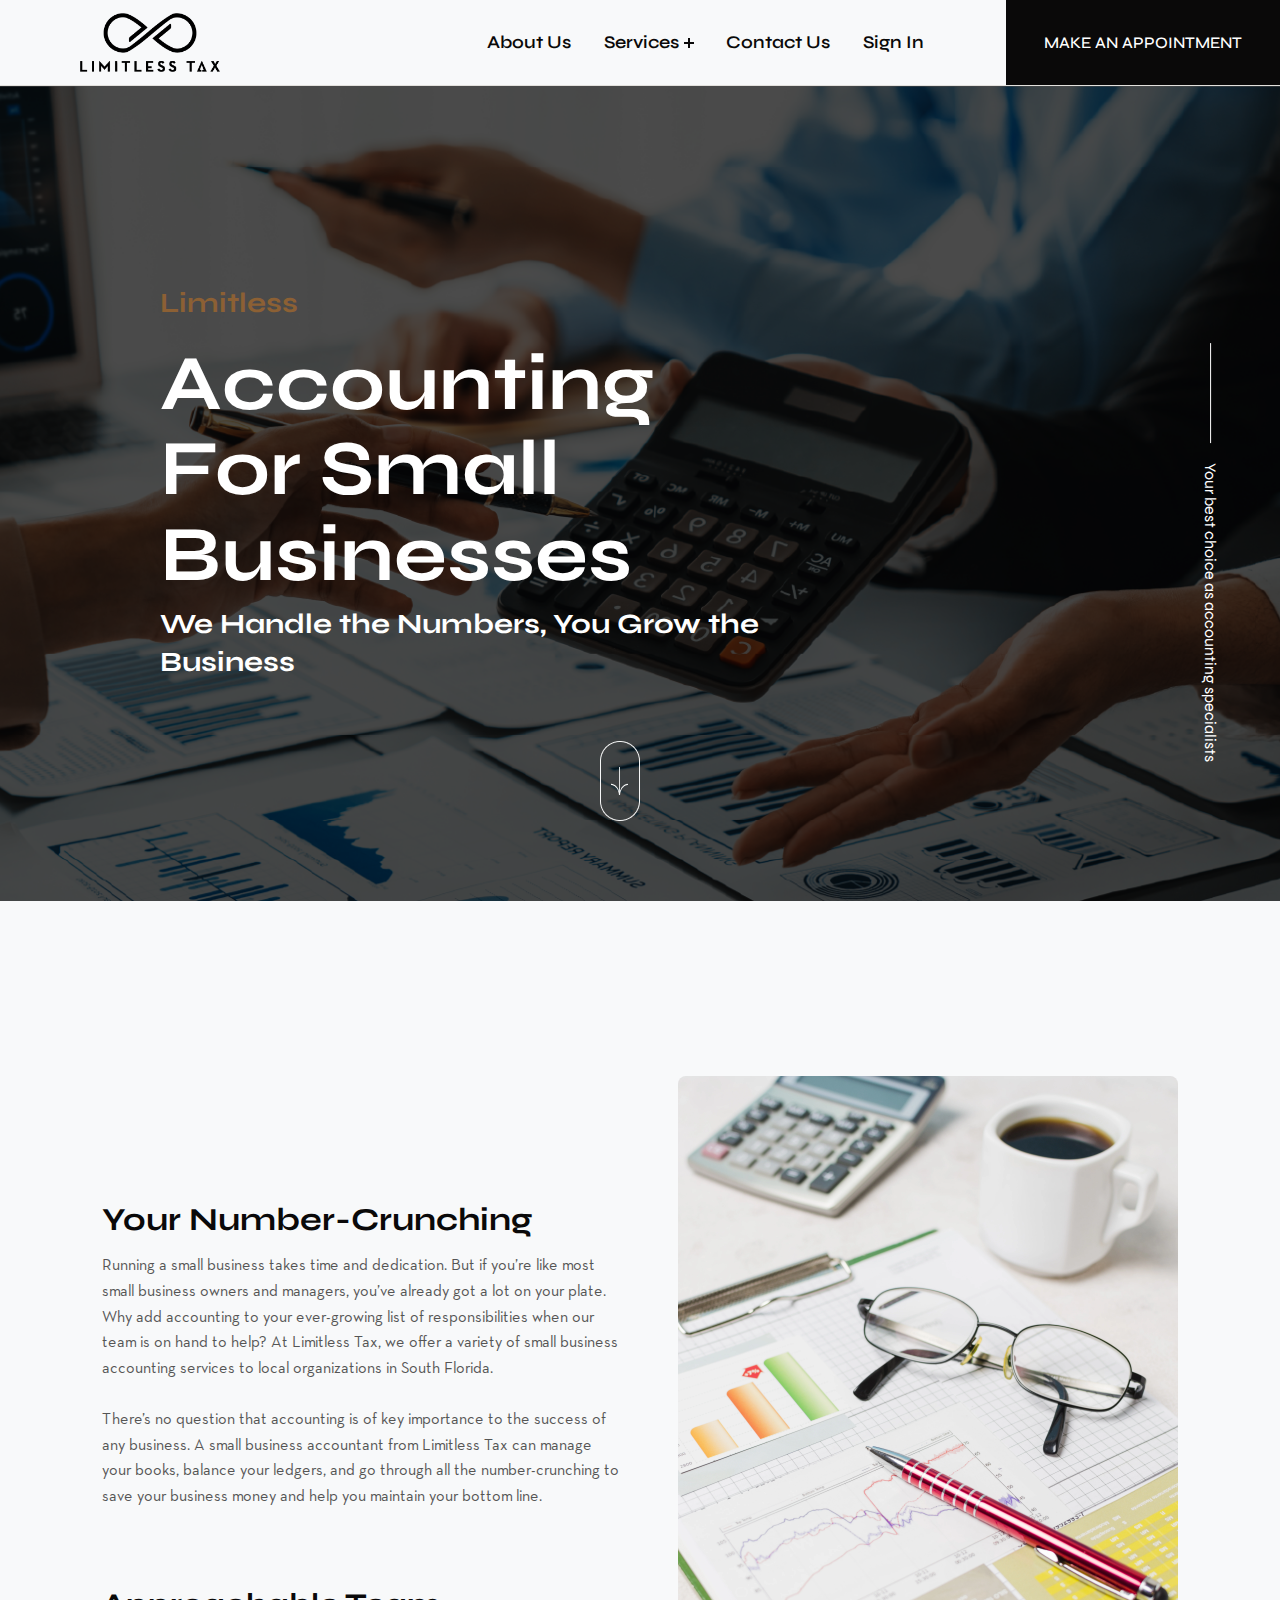
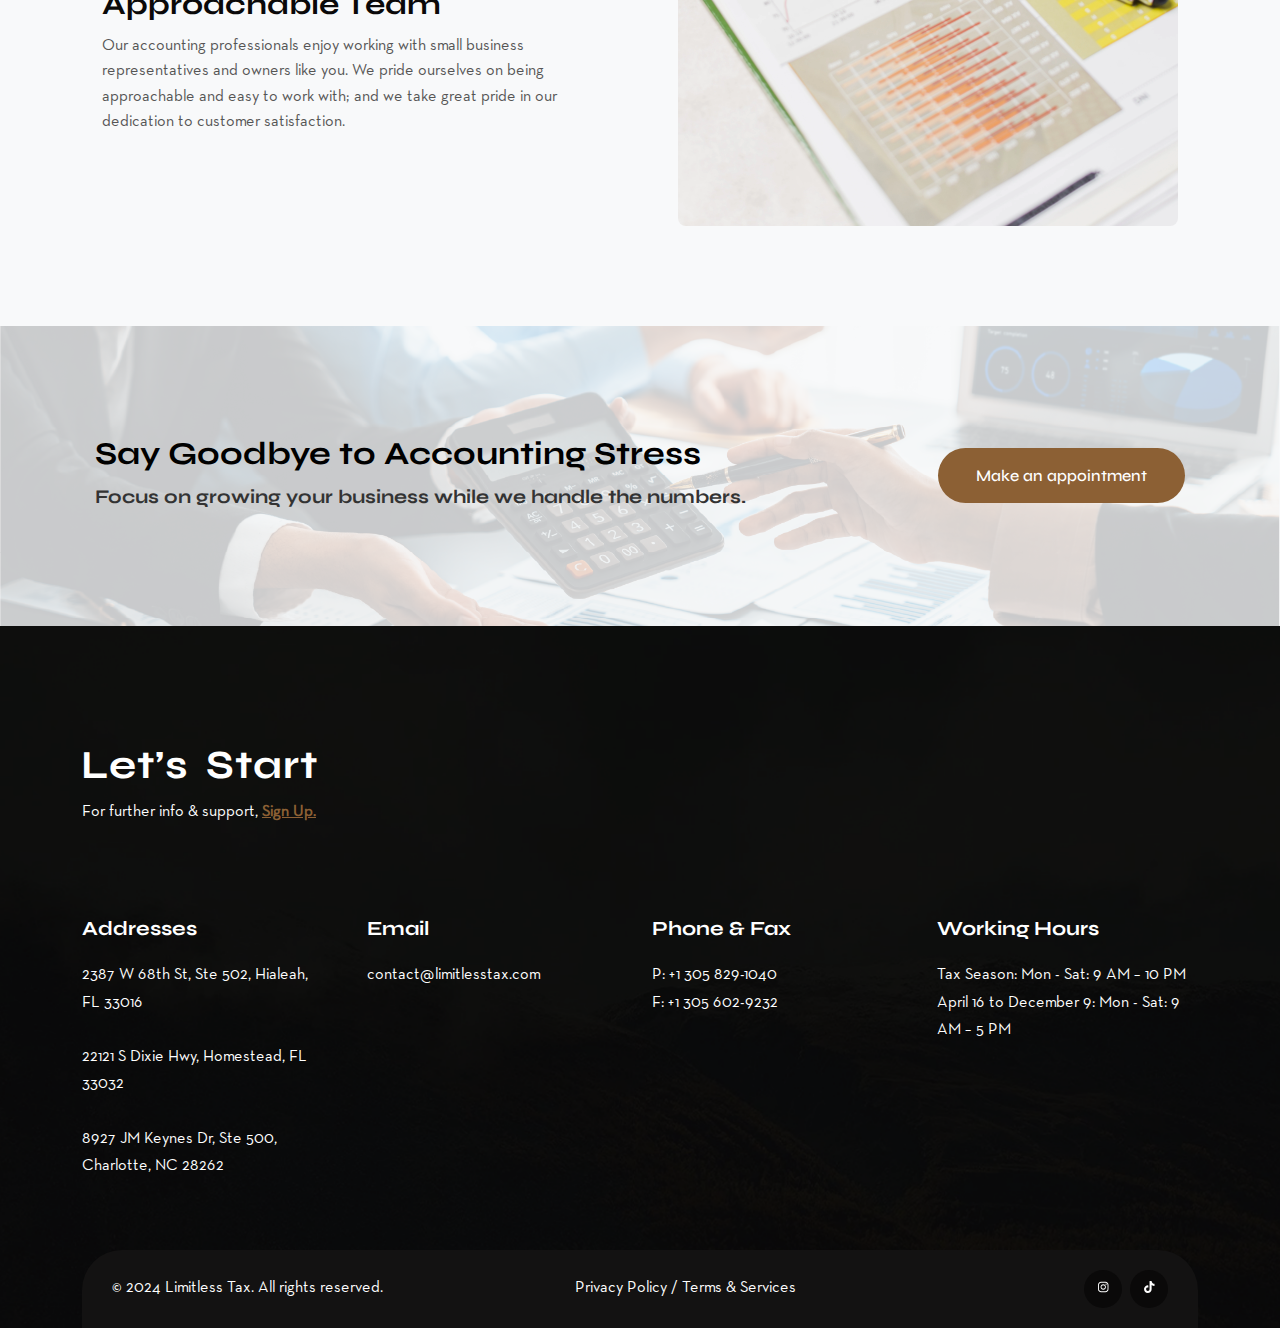
<file: smallbusiness-service.html>
<!DOCTYPE html>
<html lang="zxx">

<head>
    <meta charset="UTF-8">
    <meta name="viewport" content="width=device-width, initial-scale=1.0">
    <meta http-equiv="X-UA-Compatible" content="IE=edge">
    <title>Limitless Tax - Small Business Accounting</title>
    <link rel="icon" href="assets/img/favicon.png" sizes="20x20" type="image/png">

    <!-- Stylesheets CSS -->
    <link rel="stylesheet" href="assets/css/bootstrap.min.css">
    <link rel="stylesheet" href="assets/css/animate.min.css">
    <link rel="stylesheet" href="assets/css/fontawesome.min.css">
    <link rel="stylesheet" href="assets/css/magnific.min.css">
    <link rel="stylesheet" href="assets/css/slick.min.css">
    <link rel="stylesheet" href="assets/css/style.css">
    <link rel="stylesheet" href="assets/css/responsive.css">

</head>

<body class="bg-light">

    <!-- Google Tag Manager -->
    <script async src="https://www.googletagmanager.com/gtag/js?id=G-6F8ZD1R8CJ"></script>
    <script>
        window.dataLayer = window.dataLayer || [];
        function gtag() { dataLayer.push(arguments); }
        gtag('js', new Date());
        gtag('config', 'G-6F8ZD1R8CJ');
    </script>

    <!-- Body Overlay -->
    <div class="body-overlay" id="body-overlay"></div>

    <!-- Sidebar Menu -->
    <div class="sidebar-menu" id="sidebar-menu">
        <button class="sidebar-menu-close"><i class="fa fa-times"></i></button>
        <div class="sidebar-inner">
            <div class="thumb">
                <img src="assets/img/logo-header.png" alt="Logo Limitlesstax">
            </div>
            <div class="sidebar-address">
                <ul>
                    <li>
                        <br>
                        <i class="fa fa-map-marker-alt"></i>
                        <a href="https://maps.app.goo.gl/hh9yUtaGnehdVJBy7" title="View location on Google Maps">2387 W
                            68th St, Ste 502, Hialeah, FL 33016</a>
                    </li>
                    <li>
                        <i class="fa fa-map-marker-alt"></i>
                        <a href="https://maps.app.goo.gl/xFGtqBL2CZH6XKhK9" title="View location on Google Maps">22121 S
                            Dixie Hwy, Homestead, FL 33032</a>
                    </li>
                    <li>
                        <i class="fa fa-map-marker-alt"></i>
                        <a href="https://maps.app.goo.gl/42W3H1t5gKk3HaPC8" title="View location on Google Maps">8927 JM
                            Keynes Dr, Ste 500, Charlotte, NC 28262</a>
                    </li>
                    <li>
                        <i class="fa fa-envelope"></i>
                        <a href="mailto:contact@limitlesstax.com"
                            title="Send an email to contact@limitlesstax.com">contact@limitlesstax.com</a>
                    </li>
                    <li>
                        <i class="fa fa-phone"></i>
                        <a href="tel:+1 305 829-1040" title="Call +1 305 829-1040">+1 305 829-1040</a>
                    </li>
                    <li>
                        <i class="fa fa-fax"></i>+1 305 602-9232
                    </li>
                </ul>
            </div>
            <div class="sidebar-address">
                <ul>
                    <li>
                        <i class="fa fa-user"></i>
                        <a href="https://limitlesstax.taxdome.com" title="Sign In/Sign Up">Sign In / Sign Up</a>
                    </li>
                </ul>
            </div>
            <ul class="social-media">
                <li><a href="https://www.instagram.com/limitless.tax/" title="Follow us on Instagram"><i
                            class="fab fa-instagram"></i></a></li>
                <li><a href="https://www.tiktok.com/@limitlesstax" title="Follow us on TikTok"><i
                            class="fab fa-tiktok"></i></a></li>
            </ul>
        </div>
    </div>
    <!-- End Sidebar Menu -->

    <!-- Navbar Start -->
    <nav class="navbar navbar-area navbar-area-2 navbar-expand-lg">
        <div class="container nav-container navbar-bg">
            <div class="responsive-mobile-menu">
                <button class="menu toggle-btn d-block d-lg-none" data-target="#itech_main_menu" aria-expanded="false"
                    aria-label="Toggle navigation">
                    <span class="icon-left"></span>
                    <span class="icon-right"></span>
                </button>
            </div>
            <div class="logo">
                <a href="index.html"><img src="assets/img/logo-header.png" alt="Logo Limitlesstax"></a>
            </div>
            <div class="collapse navbar-collapse" id="itech_main_menu">
                <ul class="navbar-nav menu-open text-lg-end">
                    <li class="menu-item">
                        <a href="about.html">About Us</a>
                    </li>
                    <li class="menu-item-has-children">
                        <a href="service.html">Services</a>
                        <ul class="sub-menu">
                            <li><a href="service.html">All Services</a></li>
                            <li><a href="accounting-service.html">Accounting</a></li>
                            <li><a href="smallbusiness-service.html">Small Business Accounting</a></li>
                            <li><a href="business-service.html">Business Accounting</a></li>
                            <li><a href="bookeeping-service.html">Bookkeeping</a></li>
                            <li><a href="payroll-service.html">Payroll</a></li>
                            <li><a href="tax-service.html">Tax</a></li>
                        </ul>
                    </li>
                    <li>
                        <a class="menubar" id="navigation-button" href="#">Contact Us</a>
                    </li>
                    <li class="menu-item">
                        <a href="https://limitlesstax.taxdome.com" title="Access Client Portal">Sign In</a>
                    </li>
                </ul>
            </div>
            <div class="nav-right-part nav-right-part-desktop align-self-center">
                <a class="btn btn-black"
                    href="https://outlook.office365.com/owa/calendar/LimitlessTax1@limitlesstax.com/bookings/"
                    title="Make An Appointment">MAKE AN APPOINTMENT</a>
            </div>
        </div>
    </nav>
    <!-- Navbar End -->

    <!-- Announcement Appointment Mobile Only Bar Start -->
    <div class="announcement-bar">
        <div class="marquee">
            <p>
                <a href="https://outlook.office365.com/owa/calendar/LimitlessTax1@limitlesstax.com/bookings/"
                    title="Make An Appointment">
                    CLICK HERE TO MAKE AN APPOINTMENT &nbsp;&nbsp;&nbsp;&nbsp;
                    CLICK HERE TO MAKE AN APPOINTMENT &nbsp;&nbsp;&nbsp;&nbsp;
                    CLICK HERE TO MAKE AN APPOINTMENT &nbsp;&nbsp;&nbsp;&nbsp;
                    CLICK HERE TO MAKE AN APPOINTMENT &nbsp;&nbsp;&nbsp;&nbsp;
                    CLICK HERE TO MAKE AN APPOINTMENT
                </a>
            </p>
        </div>
    </div>
    <!-- Announcement Appointment Mobile Only Bar End -->

    <!-- Header2 Start -->

    <header class="header-banner">
        <img src="./assets/img/bg/SMALL-BUSINESS-LIMITLESS.webp" alt="Vista aérea de Miami" class="header-image">
        <div class="header-content">
            <div class="row">
                <div class="col-xl-8 col-lg-10">
                    <h6>Limitless</h6>
                    <h1>Accounting for Small Businesses</h1>
                    <h4>We Handle the Numbers, You Grow the Business</h4>
                    <div class="banner2-call">
                        <a title="your best choice as tax specialists">Your best choice as accounting specialists</a>
                    </div>
                </div>
            </div>
        </div>
        <div class="scroll-down-service top_image_bounce wow animated fadeInUp" data-wow-duration="1.5s"
            data-wow-delay="0.5s">
            <a href="#service-details-area">
                <img id="scroll" src="assets/img/scroll.svg" width="40" height="80" alt="Scroll Icon">
            </a>
        </div>
    </header>
    <!-- Header2 End -->

    <!-- Service Description Area Start -->
    <div id="service-details-area" class="service-details">
        <div class="container">
            <h1 class="wow animated fadeInUp" data-wow-duration="1.5s" data-wow-delay="0.4s"><span
                    class="line"></span>Our Small Business Accounting<span class="line"></span></h1>

            <div class="the-service">
                <div class="service-text">
                    <div>
                        <h5 class="wow animated fadeInUp" data-wow-duration="1.5s" data-wow-delay="0.3s"><span
                                class="line"></span>Let Us Do</h5>
                        <h2>Your Number-Crunching</h2>
                        <p>Running a small business takes time and dedication. But if you’re like most small business
                            owners
                            and
                            managers, you’ve already got a lot on your plate. Why add accounting to your ever-growing
                            list
                            of
                            responsibilities when our team is on hand to help? At Limitless Tax, we offer a variety of
                            small
                            business accounting services to local organizations in South Florida.
                            <br><br>
                            There’s no question that accounting is of key importance to the success of any business. A
                            small
                            business accountant from Limitless Tax can manage your books, balance your ledgers, and go
                            through all
                            the number-crunching to save your business money and help you maintain your bottom line.
                        </p>
                    </div>

                    <div>
                        <h5 class="wow animated fadeInUp" data-wow-duration="1.5s" data-wow-delay="0.3s"><span
                                class="line"></span>A Friendly,</h5>
                        <h3>Approachable Team</h3>
                        <p class="mb-0">Our accounting professionals enjoy working with small business representatives
                            and owners
                            like you. We pride ourselves on being approachable and easy to work with; and we take great
                            pride in our
                            dedication to customer satisfaction.</p>
                    </div>
                </div>
                <div class="service-image">
                    <img src="assets/img/bg/Small-Business-Accounting.webp" alt="img">
                </div>
            </div>
        </div>
    </div>
    <!-- Service Description Area End -->


    <!-- Service CTA Area Start -->
    <div class="hero-section">
        <img src="assets/img/bg/SMALL-BUSINESS-LIMITLESS.webp" alt="Background" class="background-img">
        <div class="hero-content">
            <h2>Say Goodbye to Accounting Stress</h2>
            <h3>Focus on growing your business while we handle the numbers.</h3>
        </div>
        <div class="btn-wrap">
            <a class="btn btn-base border-radius left_image_bounce" href="service.html">Make an appointment</a>
        </div>
    </div>
    <!-- Service CTA Area End -->


    <!-- Footer Area Start -->
    <footer class="footer-area bg-cover" style="background-image: url('./assets/img/bg/12.png');">
        <div class="container">
            <div class="footer-top">
                <div class="row">
                    <div class="col-lg-6 align-self-center mb-4 mb-lg-0">
                        <h2 class="animate-text-footer">
                            <span class="waviy ms-2">
                                <span style="--i:1">L</span>
                                <span style="--i:2">e</span>
                                <span style="--i:3">t </span>
                                <span style="--i:4">’</span>
                                <span style="--i:5">s</span>
                                <span class="ms-2" style="--i:5">S</span>
                                <span style="--i:6">t</span>
                                <span style="--i:7">a</span>
                                <span style="--i:8">r</span>
                                <span style="--i:9">t</span>
                            </span>
                        </h2>
                        <p>For further info & support, <a href="https://limitlesstax.taxdome.com">Sign Up.</a></p>
                    </div>
                </div>
            </div>
        </div>
        <div class="container">
            <div class="row">
                <div class="col-lg-3 col-md-6">
                    <div class="widget widget_about pe-xl-4">
                        <h4 class="widget-title">Addresses</h4>
                        <div class="details">
                            <a href="https://maps.app.goo.gl/hh9yUtaGnehdVJBy7">
                                <p>2387 W 68th St, Ste 502, Hialeah, FL 33016</p>
                            </a><br>
                            <a href="https://maps.app.goo.gl/xFGtqBL2CZH6XKhK9">
                                <p>22121 S Dixie Hwy, Homestead, FL 33032</p>
                            </a><br>
                            <a href="https://maps.app.goo.gl/42W3H1t5gKk3HaPC8">
                                <p>8927 JM Keynes Dr, Ste 500, Charlotte, NC 28262</p>
                            </a>
                        </div>
                    </div>
                </div>
                <div class="col-lg-3 col-md-6">
                    <div class="widget widget_about">
                        <h4 class="widget-title">Email</h4>
                        <div class="details">
                            <a href="mailto:contact@limitlesstax.com">
                                <p>contact@limitlesstax.com</p>
                            </a>
                        </div>
                    </div>
                </div>
                <div class="col-lg-3 col-md-6">
                    <div class="widget widget_about">
                        <h4 class="widget-title">Phone & Fax</h4>
                        <div class="details">
                            <a href="tel:+1 305 829-1040">
                                <p>P: +1 305 829-1040</p>
                            </a>
                            <p>F: +1 305 602-9232</p>
                        </div>
                    </div>
                </div>
                <div class="col-lg-3 col-md-6">
                    <div class="widget widget_about">
                        <h4 class="widget-title">Working Hours</h4>
                        <div class="details">
                            <p>Tax Season: Mon - Sat: 9 AM – 10 PM</p>
                            <p>April 16 to December 9: Mon - Sat: 9 AM – 5 PM</p>
                        </div>
                    </div>
                </div>
            </div>
        </div>
        <div class="container">
            <div class="footer-bottom">
                <div class="row">
                    <div class="col-lg-4 align-self-center mb-1 mb-lg-0">
                        <p>&copy; 2024 Limitless Tax. All rights reserved.</p>
                    </div>
                    <div class="col-lg-5 align-self-center text-lg-center mb-3 mb-lg-0">
                        <p><a href="privacy-policy.html">Privacy Policy</a> / <a href="terms-services.html">Terms &
                                Services</a></p>
                    </div>
                    <div class="col-lg-3 text-lg-end">
                        <ul class="social-media">
                            <li>
                                <a class="instagram" href="https://www.instagram.com/limitless.tax/">
                                    <i class="fab fa-instagram"></i>
                                </a>
                            </li>
                            <li>
                                <a class="tiktok" href="https://www.tiktok.com/@limitlesstax">
                                    <i class="fab fa-tiktok"></i>
                                </a>
                            </li>
                        </ul>
                    </div>
                </div>
            </div>
        </div>
        <!-- Back to Top Area Start -->
        <div class="back-to-top">
            <span class="back-top">Back to top</span>
        </div>
        <!-- Back to Top Area End -->
    </footer>
    <!-- Footer Area End -->

    <!-- All JS Here -->
    <script src="assets/js/jquery.min.js"></script>
    <script src="assets/js/bootstrap.min.js"></script>
    <script src="assets/js/fontawesome.min.js"></script>
    <script src="assets/js/magnific.min.js"></script>
    <script src="assets/js/wow.min.js"></script>
    <script src="assets/js/slick.min.js"></script>
    <script src="assets/js/jQuery.rProgressbar.min.js"></script>
    <script src="assets/js/counter-up.min.js"></script>
    <script src="assets/js/waypoint.min.js"></script>
    <script src="assets/js/contact.js"></script>
    <!-- Main JS  -->
    <script src="assets/js/main.js"></script>
</body>

</html>
</file>
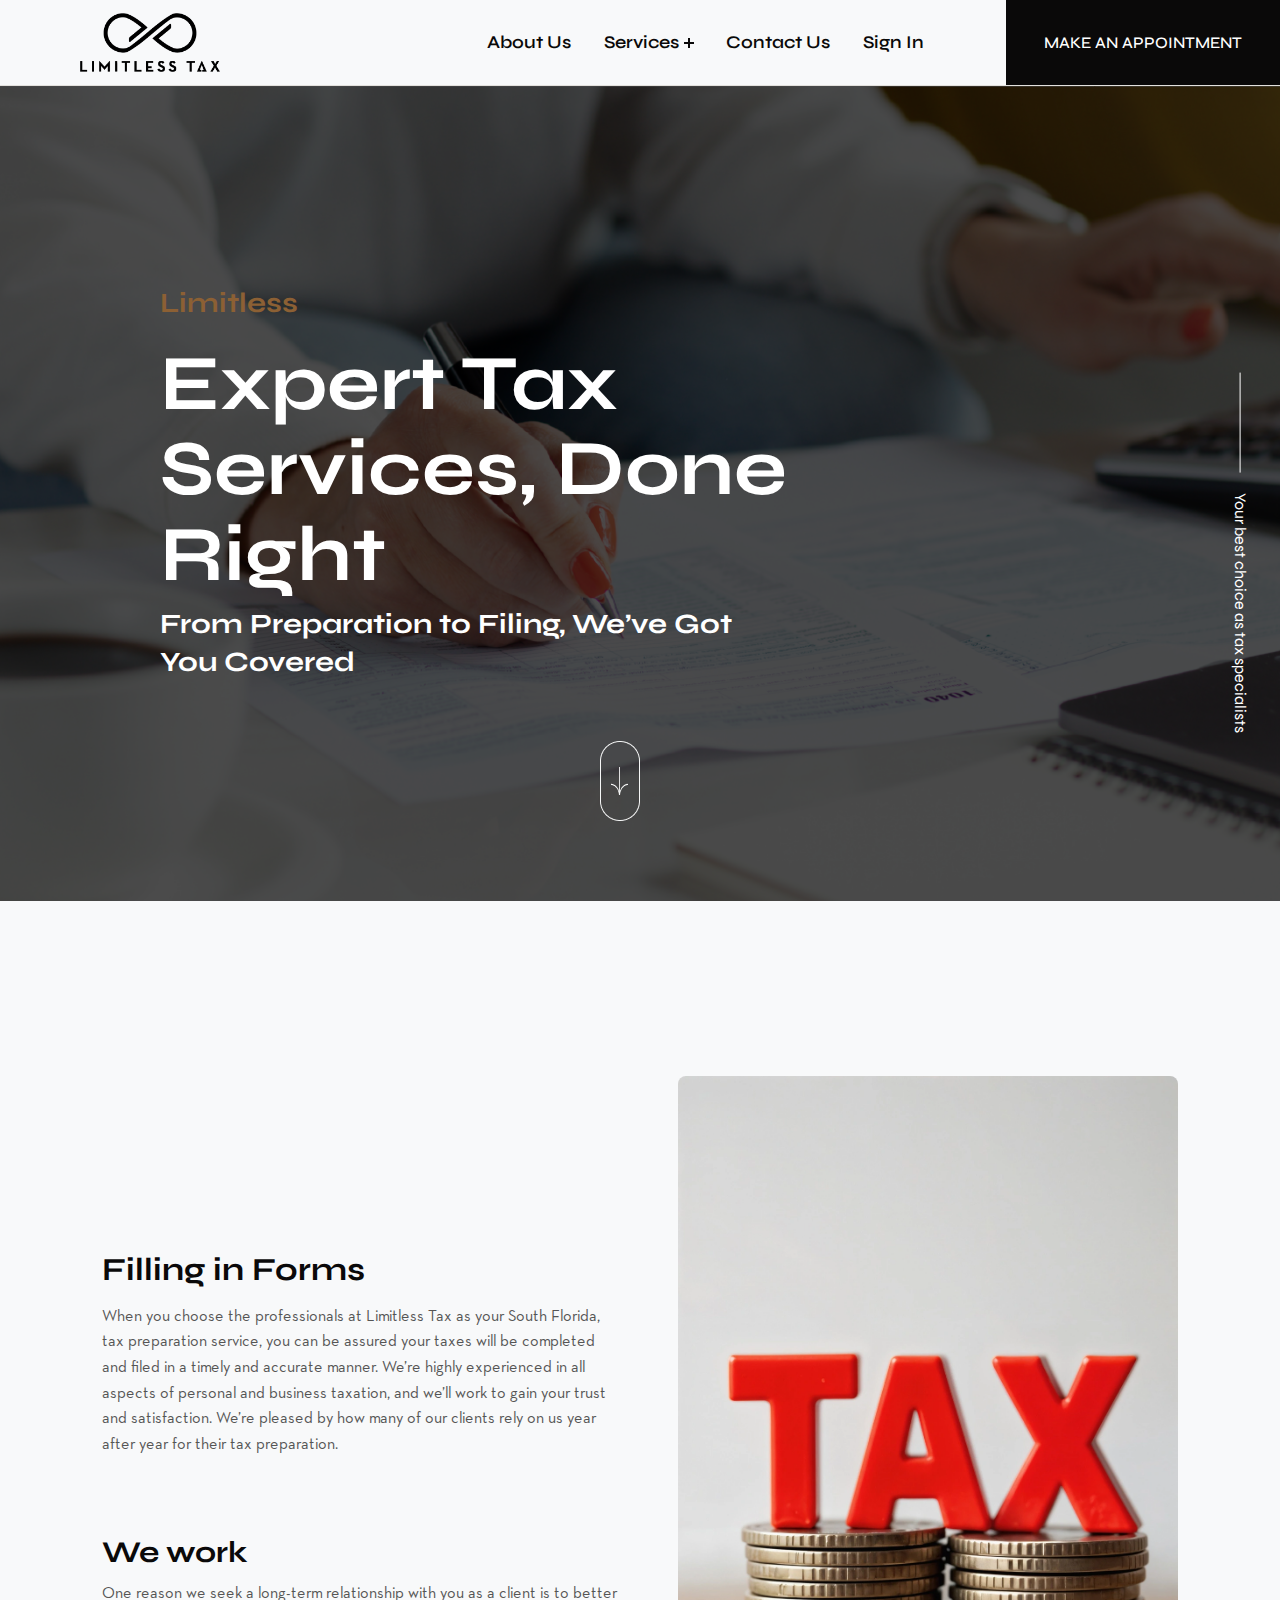
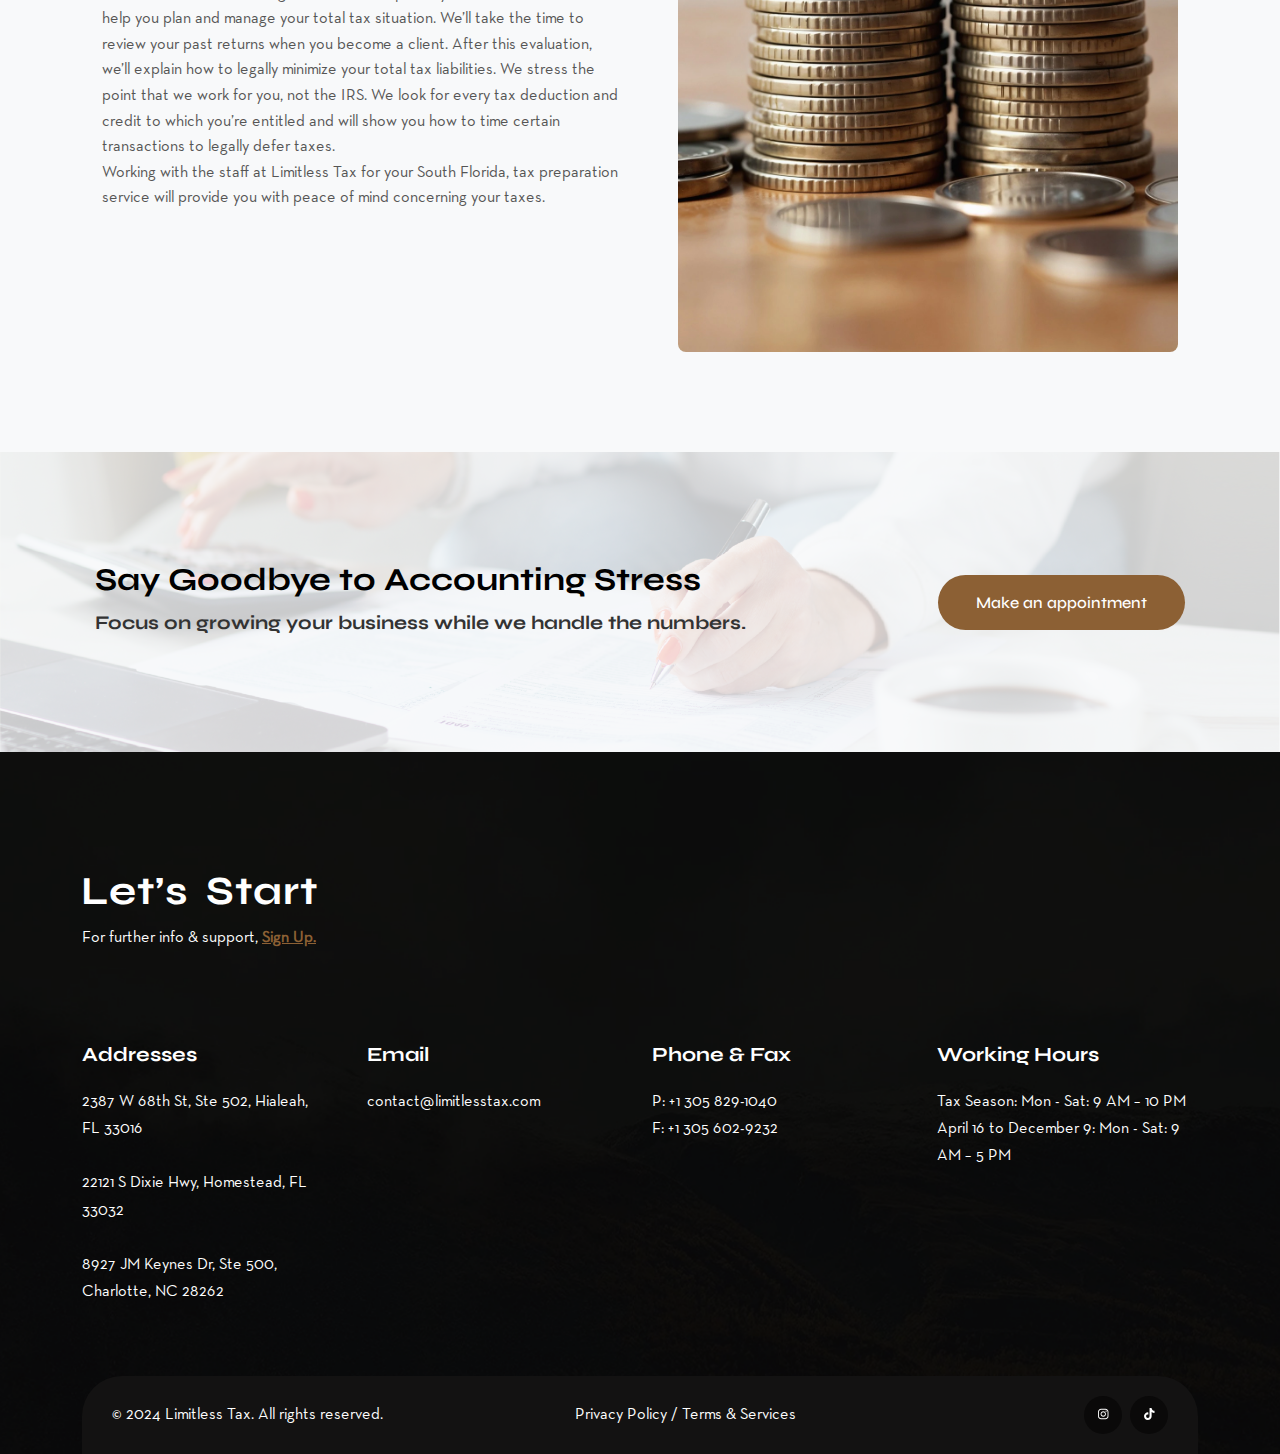
<file: tax-service.html>
<!DOCTYPE html>
<html lang="zxx">

<head>
    <meta charset="UTF-8">
    <meta name="viewport" content="width=device-width, initial-scale=1.0">
    <meta http-equiv="X-UA-Compatible" content="IE=edge">
    <title>Limitless Tax - Tax Preparation</title>
    <link rel="icon" href="assets/img/favicon.png" sizes="20x20" type="image/png">

    <!-- Stylesheets CSS -->
    <link rel="stylesheet" href="assets/css/bootstrap.min.css">
    <link rel="stylesheet" href="assets/css/animate.min.css">
    <link rel="stylesheet" href="assets/css/fontawesome.min.css">
    <link rel="stylesheet" href="assets/css/magnific.min.css">
    <link rel="stylesheet" href="assets/css/slick.min.css">
    <link rel="stylesheet" href="assets/css/style.css">
    <link rel="stylesheet" href="assets/css/responsive.css">

</head>

<body class="bg-light">

    <!-- Google Tag Manager -->
    <script async src="https://www.googletagmanager.com/gtag/js?id=G-6F8ZD1R8CJ"></script>
    <script>
        window.dataLayer = window.dataLayer || [];
        function gtag() { dataLayer.push(arguments); }
        gtag('js', new Date());
        gtag('config', 'G-6F8ZD1R8CJ');
    </script>

    <!-- Body Overlay -->
    <div class="body-overlay" id="body-overlay"></div>

    <!-- Sidebar Menu -->
    <div class="sidebar-menu" id="sidebar-menu">
        <button class="sidebar-menu-close"><i class="fa fa-times"></i></button>
        <div class="sidebar-inner">
            <div class="thumb">
                <img src="assets/img/logo-header.png" alt="Logo Limitlesstax">
            </div>
            <div class="sidebar-address">
                <ul>
                    <li>
                        <br>
                        <i class="fa fa-map-marker-alt"></i>
                        <a href="https://maps.app.goo.gl/hh9yUtaGnehdVJBy7" title="View location on Google Maps">2387 W
                            68th St, Ste 502, Hialeah, FL 33016</a>
                    </li>
                    <li>
                        <i class="fa fa-map-marker-alt"></i>
                        <a href="https://maps.app.goo.gl/xFGtqBL2CZH6XKhK9" title="View location on Google Maps">22121 S
                            Dixie Hwy, Homestead, FL 33032</a>
                    </li>
                    <li>
                        <i class="fa fa-map-marker-alt"></i>
                        <a href="https://maps.app.goo.gl/42W3H1t5gKk3HaPC8" title="View location on Google Maps">8927 JM
                            Keynes Dr, Ste 500, Charlotte, NC 28262</a>
                    </li>
                    <li>
                        <i class="fa fa-envelope"></i>
                        <a href="mailto:contact@limitlesstax.com"
                            title="Send an email to contact@limitlesstax.com">contact@limitlesstax.com</a>
                    </li>
                    <li>
                        <i class="fa fa-phone"></i>
                        <a href="tel:+1 305 829-1040" title="Call +1 305 829-1040">+1 305 829-1040</a>
                    </li>
                    <li>
                        <i class="fa fa-fax"></i>+1 305 602-9232
                    </li>
                </ul>
            </div>
            <div class="sidebar-address">
                <ul>
                    <li>
                        <i class="fa fa-user"></i>
                        <a href="https://limitlesstax.taxdome.com" title="Sign In/Sign Up">Sign In / Sign Up</a>
                    </li>
                </ul>
            </div>
            <ul class="social-media">
                <li><a href="https://www.instagram.com/limitless.tax/" title="Follow us on Instagram"><i
                            class="fab fa-instagram"></i></a></li>
                <li><a href="https://www.tiktok.com/@limitlesstax" title="Follow us on TikTok"><i
                            class="fab fa-tiktok"></i></a></li>
            </ul>
        </div>
    </div>
    <!-- End Sidebar Menu -->

    <!-- Navbar Start -->
    <nav class="navbar navbar-area navbar-area-2 navbar-expand-lg">
        <div class="container nav-container navbar-bg">
            <div class="responsive-mobile-menu">
                <button class="menu toggle-btn d-block d-lg-none" data-target="#itech_main_menu" aria-expanded="false"
                    aria-label="Toggle navigation">
                    <span class="icon-left"></span>
                    <span class="icon-right"></span>
                </button>
            </div>
            <div class="logo">
                <a href="index.html"><img src="assets/img/logo-header.png" alt="Logo Limitlesstax"></a>
            </div>
            <div class="collapse navbar-collapse" id="itech_main_menu">
                <ul class="navbar-nav menu-open text-lg-end">
                    <li class="menu-item">
                        <a href="about.html">About Us</a>
                    </li>
                    <li class="menu-item-has-children">
                        <a href="service.html">Services</a>
                        <ul class="sub-menu">
                            <li><a href="service.html">All Services</a></li>
                            <li><a href="accounting-service.html">Accounting</a></li>
                            <li><a href="smallbusiness-service.html">Small Business Accounting</a></li>
                            <li><a href="business-service.html">Business Accounting</a></li>
                            <li><a href="bookeeping-service.html">Bookkeeping</a></li>
                            <li><a href="payroll-service.html">Payroll</a></li>
                            <li><a href="tax-service.html">Tax</a></li>
                        </ul>
                    </li>
                    <li>
                        <a class="menubar" id="navigation-button" href="#">Contact Us</a>
                    </li>
                    <li class="menu-item">
                        <a href="https://limitlesstax.taxdome.com" title="Access Client Portal">Sign In</a>
                    </li>
                </ul>
            </div>
            <div class="nav-right-part nav-right-part-desktop align-self-center">
                <a class="btn btn-black"
                    href="https://outlook.office365.com/owa/calendar/LimitlessTax1@limitlesstax.com/bookings/"
                    title="Make An Appointment">MAKE AN APPOINTMENT</a>
            </div>
        </div>
    </nav>
    <!-- Navbar End -->

    <!-- Announcement Appointment Mobile Only Bar Start -->
    <div class="announcement-bar">
        <div class="marquee">
            <p>
                <a href="https://outlook.office365.com/owa/calendar/LimitlessTax1@limitlesstax.com/bookings/"
                    title="Make An Appointment">
                    CLICK HERE TO MAKE AN APPOINTMENT &nbsp;&nbsp;&nbsp;&nbsp;
                    CLICK HERE TO MAKE AN APPOINTMENT &nbsp;&nbsp;&nbsp;&nbsp;
                    CLICK HERE TO MAKE AN APPOINTMENT &nbsp;&nbsp;&nbsp;&nbsp;
                    CLICK HERE TO MAKE AN APPOINTMENT &nbsp;&nbsp;&nbsp;&nbsp;
                    CLICK HERE TO MAKE AN APPOINTMENT
                </a>
            </p>
        </div>
    </div>
    <!-- Announcement Appointment Mobile Only Bar End -->

    <!-- Header2 Start -->
    <header class="header-banner">
        <img src="./assets/img/bg/TAX-PREPARING-LIMITLESS.webp" alt="Vista aérea de Miami" class="header-image">
        <div class="header-content">
            <div class="row">
                <div class="col-xl-8 col-lg-10">
                    <h6>Limitless</h6>
                    <h1>Expert Tax Services, Done Right</h1>
                    <h4>From Preparation to Filing, We’ve Got You Covered</h4>
                    <div class="banner2-call">
                        <a title="your best choice as tax specialists">Your best choice as tax specialists</a>
                    </div>
                </div>
            </div>
        </div>
        <div class="scroll-down-service top_image_bounce wow animated fadeInUp" data-wow-duration="1.5s"
            data-wow-delay="0.5s">
            <a href="#service-details-area">
                <img id="scroll" src="assets/img/scroll.svg" width="40" height="80" alt="Scroll Icon">
            </a>
        </div>
    </header>
    <!-- Header2 End -->

    <!-- Service Description Area Start -->
    <div id="service-details-area" class="service-details">
        <div class="container">
            <h1 class="wow animated fadeInUp" data-wow-duration="1.5s" data-wow-delay="0.4s"><span
                    class="line"></span>Our Tax Service<span class="line"></span></h1>
            <div class="the-service">
                <div class="service-text">
                    <div>
                        <h5 class="wow animated fadeInUp" data-wow-duration="1.5s" data-wow-delay="0.3s"><span
                                class="line"></span>More than</h5>
                        <h2>Filling in Forms</h2>
                        <p>When you choose the professionals at Limitless Tax as your South Florida, tax preparation service, you
                            can be assured your taxes will be completed and filed in a timely and accurate manner. We’re highly
                            experienced in all aspects of personal and business taxation, and we’ll work to gain your trust and
                            satisfaction. We’re pleased by how many of our clients rely on us year after year for their tax
                            preparation.</p>
                    </div>

                    <div>
                        <h5 class="wow animated fadeInUp" data-wow-duration="1.5s" data-wow-delay="0.3s"><span
                                class="line"></span>How</h5>
                        <h3>We work</h3>
                        <p class="mb-0">One reason we seek a long-term relationship with you as a client is to better help you plan
                            and manage your total tax situation. We’ll take the time to review your past returns when you become a
                            client. After this evaluation, we’ll explain how to legally minimize your total tax liabilities. We
                            stress the point that we work for you, not the IRS. We look for every tax deduction and credit to which
                            you’re entitled and will show you how to time certain transactions to legally defer taxes.
                            <br>Working with the staff at Limitless Tax for your South Florida, tax preparation service will provide
                            you with peace of mind concerning your taxes.
                        </p>
                    </div>
                </div>
                <div class="service-image">
                    <img src="assets/img/bg/tax.webp" alt="img">
                </div>
            </div>
        </div>
    </div>

    <!-- Service CTA Area Start -->
    <div class="hero-section">
        <img src="assets/img/bg/TAX-PREPARING-LIMITLESS.webp" alt="Background" class="background-img">
        <div class="hero-content">
            <h2>Say Goodbye to Accounting Stress</h2>
            <h3>Focus on growing your business while we handle the numbers.</h3>
        </div>
        <div class="btn-wrap">
            <a class="btn btn-base border-radius left_image_bounce" href="service.html">Make an appointment</a>
        </div>
    </div>
    <!-- Service CTA Area End -->

    <!-- Footer Area Start -->
    <footer class="footer-area bg-cover" style="background-image: url('./assets/img/bg/12.png');">
        <div class="container">
            <div class="footer-top">
                <div class="row">
                    <div class="col-lg-6 align-self-center mb-4 mb-lg-0">
                        <h2 class="animate-text-footer">
                            <span class="waviy ms-2">
                                <span style="--i:1">L</span>
                                <span style="--i:2">e</span>
                                <span style="--i:3">t </span>
                                <span style="--i:4">’</span>
                                <span style="--i:5">s</span>
                                <span class="ms-2" style="--i:5">S</span>
                                <span style="--i:6">t</span>
                                <span style="--i:7">a</span>
                                <span style="--i:8">r</span>
                                <span style="--i:9">t</span>
                            </span>
                        </h2>
                        <p>For further info & support, <a href="https://limitlesstax.taxdome.com">Sign Up.</a></p>
                    </div>
                </div>
            </div>
        </div>
        <div class="container">
            <div class="row">
                <div class="col-lg-3 col-md-6">
                    <div class="widget widget_about pe-xl-4">
                        <h4 class="widget-title">Addresses</h4>
                        <div class="details">
                            <a href="https://maps.app.goo.gl/hh9yUtaGnehdVJBy7">
                                <p>2387 W 68th St, Ste 502, Hialeah, FL 33016</p>
                            </a><br>
                            <a href="https://maps.app.goo.gl/xFGtqBL2CZH6XKhK9">
                                <p>22121 S Dixie Hwy, Homestead, FL 33032</p>
                            </a><br>
                            <a href="https://maps.app.goo.gl/42W3H1t5gKk3HaPC8">
                                <p>8927 JM Keynes Dr, Ste 500, Charlotte, NC 28262</p>
                            </a>
                        </div>
                    </div>
                </div>
                <div class="col-lg-3 col-md-6">
                    <div class="widget widget_about">
                        <h4 class="widget-title">Email</h4>
                        <div class="details">
                            <a href="mailto:contact@limitlesstax.com">
                                <p>contact@limitlesstax.com</p>
                            </a>
                        </div>
                    </div>
                </div>
                <div class="col-lg-3 col-md-6">
                    <div class="widget widget_about">
                        <h4 class="widget-title">Phone & Fax</h4>
                        <div class="details">
                            <a href="tel:+1 305 829-1040">
                                <p>P: +1 305 829-1040</p>
                            </a>
                            <p>F: +1 305 602-9232</p>
                        </div>
                    </div>
                </div>
                <div class="col-lg-3 col-md-6">
                    <div class="widget widget_about">
                        <h4 class="widget-title">Working Hours</h4>
                        <div class="details">
                            <p>Tax Season: Mon - Sat: 9 AM – 10 PM</p>
                            <p>April 16 to December 9: Mon - Sat: 9 AM – 5 PM</p>
                        </div>
                    </div>
                </div>
            </div>
        </div>
        <div class="container">
            <div class="footer-bottom">
                <div class="row">
                    <div class="col-lg-4 align-self-center mb-1 mb-lg-0">
                        <p>&copy; 2024 Limitless Tax. All rights reserved.</p>
                    </div>
                    <div class="col-lg-5 align-self-center text-lg-center mb-3 mb-lg-0">
                        <p><a href="privacy-policy.html">Privacy Policy</a> / <a href="terms-services.html">Terms &
                                Services</a></p>
                    </div>
                    <div class="col-lg-3 text-lg-end">
                        <ul class="social-media">
                            <li>
                                <a class="instagram" href="https://www.instagram.com/limitless.tax/">
                                    <i class="fab fa-instagram"></i>
                                </a>
                            </li>
                            <li>
                                <a class="tiktok" href="https://www.tiktok.com/@limitlesstax">
                                    <i class="fab fa-tiktok"></i>
                                </a>
                            </li>
                        </ul>
                    </div>
                </div>
            </div>
        </div>
        <!-- Back to Top Area Start -->
        <div class="back-to-top">
            <span class="back-top">Back to top</span>
        </div>
        <!-- Back to Top Area End -->
    </footer>
    <!-- Footer Area End -->

    <!-- All JS Here -->
    <script src="assets/js/jquery.min.js"></script>
    <script src="assets/js/bootstrap.min.js"></script>
    <script src="assets/js/fontawesome.min.js"></script>
    <script src="assets/js/magnific.min.js"></script>
    <script src="assets/js/wow.min.js"></script>
    <script src="assets/js/slick.min.js"></script>
    <script src="assets/js/jQuery.rProgressbar.min.js"></script>
    <script src="assets/js/counter-up.min.js"></script>
    <script src="assets/js/waypoint.min.js"></script>
    <script src="assets/js/contact.js"></script>
    <!-- Main JS  -->
    <script src="assets/js/main.js"></script>
</body>

</html>
</file>
<file: assets/css/style.css>
/*
Theme Name: Attax
Theme URI: http://wildstone-theme/html/attax
Author: wildstone-theme
Author URI: http://wildstone-theme.com/html/attax
Description: Attax - Tax Advisor Html Template
Version: 1.0.0
*/
/*--------------------------------------------------------------
>>> TABLE OF CONTENTS:
----------------------------------------------------------------
# Global
    ## Global
    ## Mixins
    ## Theme
    ## Variables
    ## Common

# Sections
    ## Nav Bar
    ## Banner
    ## Brand Area
    ## Footer
    ## Widgets

# Elements
    ## accordion
    ## filter
    ## apartment
    ## blog
    ## city
    ## feature
    ## gallery
    ## intro
    ## main-search
    ## pricing
    ## service
    ## team
    ## user-list

--------------------------------------------------------------*/
/*-----------------
    # Typography
-----------------*/
@import url("https://fonts.googleapis.com/css?family=DM Sans:400,500,600,700|Syne:400,500,600,700&display=swap");
:root {
  --main-color: #8c6034;
  --main-color2: #ffe79f;
  --heading-color: #0a0909;
  --paragraph-color: #615d5a;
  --body-font: "Neutra Text Book";
  --heading-font: "Syne", sans-serif;
  --body-font-size: 16px;
  --line-height30: 1.7;
}

@font-face {
  font-family: 'Neutra Text Book';
  src: url('/assets/font/EOT/Neutra\ Text\ Book.eot'); /* IE9 Compat Modes */
  src: url('/assets/font/WOFF2/Neutra\ Text\ Book.woff2') format('woff2'), /* Super modern browsers */
       url('/assets/font/WOFF/Neutra\ Text\ Book.woff') format('woff'), /* Pretty modern browsers */
       url('/assets/font/OTF/Neutra\ Text\ Book.otf') format('opentype'), /* Modern browsers, fallback */
       url('/assets/font/TTF/Neutra\ Text\ Book.ttf') format('truetype'); /* Safari, Android, iOS */
  font-weight: normal; 
  font-style: normal; 
}

@font-face {
  font-family: 'Neutra Text Bold';
  src: url('/assets/font/EOT/Neutra\ Text\ Bold.eot'); /* IE9 Compat Modes */
  src: url('/assets/font/WOFF2/Neutra\ Text\ Bold.woff2') format('woff2'), /* Super modern browsers */
       url('/assets/font/WOFF/Neutra\ Text\ Bold.woff.woff') format('woff'), /* Pretty modern browsers */
       url('/assets/font/OTF/Neutra\ Text\ Bold\ Italic.otf') format('opentype'), /* Modern browsers, fallback */
       url('/assets/font/TTF/Neutra\ Text\ Bold.ttf') format('truetype'); /* Safari, Android, iOS */
  font-weight: normal; 
  font-style: normal; 
}

@font-face {
  font-family: 'Neutra Text Light';
  src: url('/assets/font/EOT/Neutra\ Text\ Light.eot'); /* IE9 Compat Modes */
  src: url('/assets/font/WOFF2/Neutra\ Text\ Light.woff2') format('woff2'), /* Super modern browsers */
       url('/assets/font/WOFF/Neutra\ Text\ Light.woff') format('woff'), /* Pretty modern browsers */
       url('/assets/font/OTF/Neutra\ Text\ Light.otf') format('opentype'), /* Modern browsers, fallback */
       url('/assets/font/TTF/Neutra\ Text\ Light.ttf') format('truetype'); /* Safari, Android, iOS */
  font-weight: normal; 
  font-style: normal; 
}

@font-face {
  font-family: 'Neutra Text Bold Italic';
  src: url('/assets/font/EOT/Neutra\ Text\ Bold\ Italic.eot'); /* IE9 Compat Modes */
  src: url('/assets/font/WOFF2/Neutra\ Text\ Bold\ Italic.woff2') format('woff2'), /* Super modern browsers */
       url('/assets/font/WOFF/Neutra\ Text\ Bold\ Italic.woff') format('woff'), /* Pretty modern browsers */
       url('/assets/font/OTF/Neutra\ Text\ Bold\ Italic.otf') format('opentype'), /* Modern browsers, fallback */
       url('/assets/font/TTF/Neutra\ Text\ Bold\ Italic.ttf') format('truetype'); /* Safari, Android, iOS */
  font-weight: normal; 
  font-style: normal; 
}

@font-face {
  font-family: 'Neutra Text Ligh Italic';
  src: url('/assets/font/EOT/Neutra\ Text\ Light\ Italic.eot'); /* IE9 Compat Modes */
  src: url('/assets/font/WOFF2/Neutra\ Text\ Light\ Italic.woff2') format('woff2'), /* Super modern browsers */
       url('/assets/font/WOFF/Neutra\ Text\ Light\ Italic.woff') format('woff'), /* Pretty modern browsers */
       url('/assets/font/OTF/Neutra\ Text\ Light\ Italic.otf') format('opentype'), /* Modern browsers, fallback */
       url('/assets/font/TTF/Neutra\ Text\ Light\ Italic.ttf') format('truetype'); /* Safari, Android, iOS */
  font-weight: normal; 
  font-style: normal;
}



html {
  -webkit-text-size-adjust: 100%;
  -ms-text-size-adjust: 100%;
  overflow-x: hidden;
  font-family: var(--body-font);
}

* {
  -webkit-box-sizing: border-box;
  box-sizing: border-box;
  outline: none;
  -moz-osx-font-smoothing: grayscale;
  /* Firefox */
  -webkit-font-smoothing: antialiased;
  /* WebKit  */
}

body {
  margin: 0;
  color: var(--paragraph-color);
  overflow-x: hidden;
  font-family: var(--body-font);
  line-height: var(--line-height30);
  font-size: var(--body-font-size);
  background: #fff;
}

h1 {
  font-size: 75px;
  line-height: 1.2333333333;
}

h2 {
  font-size: 40px;
  line-height: 1.2380952381;
}

h3 {
  font-size: 30px;
  line-height: 1.3833333333;
}

h4 {
  font-size: 24px;
  line-height: 1.3380952381;
}

h5 {
  font-size: 20px;
  line-height: 1.3380952381;
}

h6 {
  font-size: 16px;
  line-height: 1.2380952381;
}

h1,
h2,
h3,
h4,
h5,
h6 {
  color: var(--heading-color);
  font-weight: 700;
  font-family: var(--heading-font);
}

p {
  color: var(--paragraph-color);
  -webkit-hyphens: auto;
  -ms-hyphens: auto;
  hyphens: auto;
  margin-bottom: 10px;
}

a {
  color: inherit;
  text-decoration: none;
  -webkit-transition: 0.4s;
  transition: 0.4s;
}

a,
a:hover,
a:focus,
a:active {
  text-decoration: none;
  outline: none;
  color: inherit;
}

a:hover {
  color: var(--main-color);
}

pre {
  word-break: break-word;
}

a i {
  padding: 0 2px;
}

img {
  max-width: 100%;
}

button:hover,
button:active,
button:focus {
  outline: 0;
}

/*input and button type focus outline disable*/
input[type=text]:focus,
input[type=email]:focus,
input[type=url]:focus,
input[type=password]:focus,
input[type=search]:focus,
input[type=tel]:focus,
input[type=number]:focus,
textarea:focus,
input[type=button]:focus,
input[type=reset]:focus,
input[type=submit]:focus,
select:focus {
  outline: none;
  -webkit-box-shadow: none;
  box-shadow: none;
  border: 1px solid #ddd;
}

.no-gutter.row,
.no-gutter.container,
.no-gutter.container-fluid {
  margin-left: 0;
  margin-right: 0;
  padding-left: 0;
  padding-right: 0;
}

.no-gutter > [class^=col-] {
  padding-left: 0;
  padding-right: 0;
}

.no-gutter[class^=col-] {
  padding-left: 0;
  padding-right: 0;
}

.h-100vh {
  height: 100vh;
}

code {
  color: #faa603;
}

.check-list {
  margin: 0;
  padding: 0;
  list-style: none;
}
.check-list li {
  display: block;
  padding-left: 20px;
  position: relative;
  z-index: 0;
}
.check-list li:after {
  position: absolute;
  left: 0;
  top: 0;
  font-family: "fontawesome";
  content: "\f105";
  color: var(--main-color);
}

.site-main .comment-navigation,
.site-main .posts-navigation,
.site-main .post-navigation {
  clear: both;
}

.comment-navigation .nav-previous,
.posts-navigation .nav-previous,
.post-navigation .nav-previous {
  float: left;
  width: 50%;
}

.comment-navigation .nav-next,
.posts-navigation .nav-next,
.post-navigation .nav-next {
  float: right;
  text-align: right;
  width: 50%;
}

.comment-navigation .nav-previous > a,
.posts-navigation .nav-previous > a,
.post-navigation .nav-previous > a,
.comment-navigation .nav-next > a,
.posts-navigation .nav-next > a,
.post-navigation .nav-next > a {
  -webkit-transition: 0.3s ease-in;
  transition: 0.3s ease-in;
}

.comment-navigation .nav-previous:hover > a,
.posts-navigation .nav-previous:hover > a,
.post-navigation .nav-previous:hover > a,
.comment-navigation .nav-next:hover > a,
.posts-navigation .nav-next:hover > a,
.post-navigation .nav-next:hover > a {
  color: var(--main-color);
}

.comment-list li {
  list-style: none;
}

.h-100vh {
  height: 100vh;
}

.position-relative {
  position: relative;
}

/*--------------------------------------------------------------
# Accessibility
--------------------------------------------------------------*/
/* Text meant only for screen readers. */
.screen-reader-text {
  border: 0;
  clip: rect(1px, 1px, 1px, 1px);
  -webkit-clip-path: inset(50%);
          clip-path: inset(50%);
  height: 1px;
  margin: -1px;
  overflow: hidden;
  padding: 0;
  position: absolute !important;
  width: 1px;
  word-wrap: normal !important;
  /* Many screen reader and browser combinations announce broken words as they would appear visually. */
}

.screen-reader-text:focus {
  background-color: #f1f1f1;
  border-radius: 3px;
  -webkit-box-shadow: 0 0 2px 2px rgba(0, 0, 0, 0.6);
          box-shadow: 0 0 2px 2px rgba(0, 0, 0, 0.6);
  clip: auto !important;
  -webkit-clip-path: none;
          clip-path: none;
  color: #21759b;
  display: block;
  font-size: 15px;
  font-size: 0.875rem;
  font-weight: bold;
  height: auto;
  left: 5px;
  line-height: normal;
  padding: 15px 23px 14px;
  text-decoration: none;
  top: 5px;
  width: auto;
  z-index: 100000;
  /* Above WP toolbar. */
}

/* Do not show the outline on the skip link target. */
#content[tabindex="-1"]:focus {
  outline: 0;
}

/*--------------------------------------------------------------
# Alignments
--------------------------------------------------------------*/
.alignleft {
  float: left;
  clear: both;
  margin-right: 20px;
}

.alignright {
  float: right;
  clear: both;
  margin-left: 20px;
}

.aligncenter {
  clear: both;
  display: block;
  margin: 0 auto 1.75em;
}

.alignfull {
  margin: 1.5em 0;
  max-width: 100%;
}

.alignwide {
  max-width: 1100px;
}

/*--------------------------------------------------------------
# Clearings
--------------------------------------------------------------*/
.clear:before,
.clear:after,
.entry-content:before,
.entry-content:after,
.comment-content:before,
.comment-content:after,
.site-header:before,
.site-header:after,
.site-content:before,
.site-content:after,
.site-footer:before,
.site-footer:after {
  content: "";
  display: table;
  table-layout: fixed;
}

.clear:after,
.entry-content:after,
.comment-content:after,
.site-header:after,
.site-content:after,
.site-footer:after {
  clear: both;
}

/*--------------------------------------------------------------
## Posts and pages
--------------------------------------------------------------*/
.sticky {
  display: block;
}

.updated:not(.published) {
  display: none;
}

/*--------------------------------------------------------------
# Media
--------------------------------------------------------------*/
.page-content .wp-smiley,
.entry-content .wp-smiley,
.comment-content .wp-smiley {
  border: none;
  margin-bottom: 0;
  margin-top: 0;
  padding: 0;
}

/* Make sure embeds and iframes fit their containers. */
embed,
iframe,
object {
  max-width: 100%;
}

/* Make sure logo link wraps around logo image. */
.custom-logo-link {
  display: inline-block;
}

/*--------------------------------------------------------------
## Captions
--------------------------------------------------------------*/
.wp-caption {
  margin-bottom: 1.5em;
  max-width: 100%;
  clear: both;
}

.wp-caption img[class*=wp-image-] {
  display: block;
  margin-left: auto;
  margin-right: auto;
}

.wp-caption .wp-caption-text {
  margin: 0.8075em 0;
}

.wp-caption-text {
  text-align: center;
}

/*----------------------------------------
    # Unit test
------------------------------------------*/
.wp-link-pages a {
  margin: 0 5px;
  -webkit-transition: 0.3s ease-in;
  transition: 0.3s ease-in;
}

.wp-link-pages {
  margin-bottom: 30px;
  margin-top: 25px;
}

.wp-link-pages span,
.wp-link-pages a {
  border: 1px solid #e2e2e2;
  padding: 5px 15px;
  display: inline-block;
}

.wp-link-pages .current,
.wp-link-pages a:hover {
  background-color: var(--main-color);
  color: #fff;
  border-color: var(--main-color);
}

.wp-link-pages span:first-child {
  margin-right: 5px;
}

dl,
ol,
ul {
  padding-left: 17px;
}

.post-password-form input {
  display: block;
  border: 1px solid #e2e2e2;
  height: 50px;
  border-radius: 3px;
  padding: 0 20px;
}

.post-password-form label {
  font-weight: 600;
  color: #333;
}

.post-password-form input[type=submit] {
  width: 100px;
  height: 50px;
  background-color: var(--main-color);
  color: #fff;
  font-size: 15px;
  font-weight: 600;
  letter-spacing: 1px;
  border: none;
  cursor: pointer;
  -webkit-transition: 0.3s ease-in;
  transition: 0.3s ease-in;
}

.post-password-form input[type=submit]:hover {
  background-color: #121A2F;
}

.footer-widget .table td,
.footer-widget .table th {
  padding: 0.5rem !important;
}

.media {
  display: -webkit-box;
  display: -ms-flexbox;
  display: flex;
  -webkit-box-align: start;
  -ms-flex-align: start;
  align-items: flex-start;
}

.media-body {
  -webkit-box-flex: 1;
  -ms-flex: 1;
  flex: 1;
}

.custom-gutters-10 > .col,
.custom-gutters-10 > [class*=col-] {
  padding-right: 5px;
  padding-left: 5px;
}

@media all and (min-width: 1200px) {
  .no-lg-gutters > .col,
.no-lg-gutters > [class*=col-] {
    padding-right: 0;
    padding-left: 0;
  }
}
@media all and (min-width: 1500px) {
  .container {
    max-width: 1319px;
  }
}
/*---------------------------------------
    ## Button
---------------------------------------*/
.btn {
  height: 55px;
  line-height: 55px;
  padding: 0 38px;
  border-radius: 0;
  overflow: hidden;
  position: relative;
  border: 0;
  -webkit-transition: all 0.5s ease;
  transition: all 0.5s ease;
  font-weight: 500;
  border-radius: 4px;
  z-index: 0;
  font-family: var(--heading-font);
}
.btn:focus, .btn:active {
  outline: 0;
  -webkit-box-shadow: none;
          box-shadow: none;
}
.btn::after {
  background: var(--main-color);
  border-radius: 4px;
  content: "";
  display: block;
  height: 100%;
  width: 100%;
  position: absolute;
  left: 0;
  top: 0;
  -webkit-transform: translate(-100%, 0) rotate(10deg);
          transform: translate(-100%, 0) rotate(10deg);
  -webkit-transform-origin: top left;
          transform-origin: top left;
  -webkit-transition: 0.2s -webkit-transform ease-out;
  transition: 0.2s -webkit-transform ease-out;
  transition: 0.2s transform ease-out;
  transition: 0.2s transform ease-out, 0.2s -webkit-transform ease-out;
  will-change: transform;
  z-index: -1;
}
.btn:hover::after {
  -webkit-transform: translate(0, 0);
          transform: translate(0, 0);
}
.btn:hover {
  border-color: transparent;
  color: red;
  -webkit-transform: scale(1.05);
          transform: scale(1.05);
  will-change: transform;
}
.btn:hover:after {
  height: 100%;
  width: 135%;
}
.btn i {
  font-size: 21px;
  float: right;
  padding-top: 16px;
  padding-left: 5px;
}
.btn .fa-paper-plane {
  font-size: 16px;
  padding-left: 8px;
}
.btn.border-radius {
  border-radius: 50px;
}
.btn.border-radius:after {
  border-radius: 50px;
}

.btn-small {
  height: 50px;
  line-height: 50px;
}
.btn-small i {
  padding-top: 12px;
}

.btn-base {
  color: #fff;
  background: var(--main-color);
}
.btn-base::after {
  background: var(--heading-color);
}
.btn-base:hover {
  color: #fff;
}

.btn-red {
  color: #fff;
  background: #f14d5d;
}
.btn-red:hover {
  color: #fff;
}

.btn-black {
  color: #fff;
  background: var(--heading-color);
}
.btn-black:hover {
  background: var(--main-color);
  color: #fff;
}

.btn-white {
  color: var(--main-color) !important;
  background: #fff;
}
.btn-white:hover, .btn-white:focus {
  color: #fff !important;
  background: var(--main-color);
}

.btn-border-base {
  color: var(--main-color);
  border: 2px solid var(--main-color);
  line-height: 53px;
}
.btn-border-base:hover, .btn-border-base:focus {
  color: #fff;
}

.btn-border-white {
  color: #fff;
  border: 2px solid rgba(255, 255, 255, 0.7);
  line-height: 53px;
}
.btn-border-white:hover, .btn-border-white:focus {
  color: #fff;
  background: var(--main-color);
  border: 2px solid var(--main-color);
}

.btn-border-black {
  color: #a2a2a2;
  border: 2px solid #d4d4d4;
  line-height: 53px;
}
.btn-border-black:hover, .btn-border-black:focus {
  color: #fff;
  background: var(--main-color);
  border: 2px solid var(--main-color);
}
.btn-border-black:after {
  background: var(--main-color);
}

.btn-border-black-2 {
  color: #262626;
  border: 2px solid #262626;
  line-height: 53px;
}
.btn-border-black-2:hover, .btn-border-black-2:focus {
  color: #fff;
  background: var(--main-color);
  border: 2px solid var(--main-color);
}
.btn-border-black-2:after {
  background: var(--main-color);
}

.read-more-text {
  position: relative;
  overflow: hidden;
  display: inline-block;
}
.read-more-text i {
  font-size: 18px;
  position: absolute;
  top: 1px;
  margin-left: 3px;
  -webkit-transition: 0.4s;
  transition: 0.4s;
}
.read-more-text svg {
  font-size: 18px;
  position: absolute;
  top: 1px;
  margin-left: 6px;
  -webkit-transition: 0.4s;
  transition: 0.4s;
}
.read-more-text img {
  -webkit-transition: 0.4s;
  transition: 0.4s;
}
.read-more-text .hide-text {
  margin-right: 10px;
  -webkit-transition: 0.4s;
  transition: 0.4s;
  margin-left: -122px;
}
.read-more-text:after {
  content: "";
  position: absolute;
  left: 0;
  bottom: 0;
  background: var(--main-color);
  height: 1px;
  width: 0;
  -webkit-transition: 0.4s;
  transition: 0.4s;
  visibility: hidden;
  opacity: 0;
}
.read-more-text:hover i {
  padding-left: 6px;
}
.read-more-text:hover:after {
  width: 100%;
  visibility: visible;
  opacity: 1;
}
.read-more-text:hover .hide-text {
  margin-left: 0;
}

.read-more-arrow {
  height: 35px;
  width: 35px;
  line-height: 35px;
  color: #fff;
  text-align: center;
  background: var(--main-color);
  border-radius: 50%;
  display: inline-block;
}
.read-more-arrow:hover {
  background: #0A1851;
  color: #fff;
}

/*------------------------------------------------
    ## Back Top
------------------------------------------------*/
.back-to-top {
  display: inline-block;
  -webkit-transform: rotate(-90deg);
          transform: rotate(-90deg);
  position: absolute;
  right: 0;
  bottom: 88px;
  color: var(--main-color);
  cursor: pointer;
  font-family: var(--heading-font);
  font-weight: 700;
  z-index: 3;
}
.back-to-top:after {
  content: "";
  position: absolute;
  left: -39px;
  top: 13px;
  background: var(--main-color);
  height: 2px;
  width: 25px;
}

@-webkit-keyframes backto-top-bounce {
  0% {
    -webkit-transform: translateY(-4px);
    transform: translateY(-5px);
  }
  50% {
    -webkit-transform: translateY(8px);
    transform: translateY(10px);
  }
  100% {
    -webkit-transform: translateY(-4px);
    transform: translateY(-5px);
  }
}
@keyframes backto-top-bounce {
  0% {
    -webkit-transform: translateY(-4px);
    transform: translateY(-5px);
  }
  50% {
    -webkit-transform: translateY(8px);
    transform: translateY(10px);
  }
  100% {
    -webkit-transform: translateY(-4px);
    transform: translateY(-5px);
  }
}
/*-----------------------------------------
    ## Preloader Css
-------------------------------------------*/
.pre-wrap {
  position: fixed;
  content: "";
  -webkit-transform: translate(-100%, -240%);
          transform: translate(-100%, -240%);
  font-size: 62px;
}

.preloader-inner {
  position: fixed;
  left: 0;
  top: 0;
  z-index: 999999999999;
  background-color: #030724;
  width: 100%;
  height: 100%;
  display: -webkit-box;
  display: -ms-flexbox;
  display: flex;
  -webkit-box-align: center;
      -ms-flex-align: center;
          align-items: center;
  -webkit-box-pack: center;
      -ms-flex-pack: center;
          justify-content: center;
}
.preloader-inner .cancel-preloader {
  position: absolute;
  bottom: 30px;
  right: 30px;
}
.preloader-inner .cancel-preloader a {
  background-color: #fff;
  font-weight: 600;
  text-transform: capitalize;
  color: var(--main-color);
  width: 200px;
  height: 50px;
  text-align: center;
  line-height: 50px;
  border-radius: 30px;
  display: block;
  -webkit-transition: all 0.4s ease;
  transition: all 0.4s ease;
}
.preloader-inner .cancel-preloader a:hover {
  background-color: var(--heading-color);
  color: #fff;
}

.spinner {
  margin: 120px auto;
  width: 60px;
  height: 60px;
  position: relative;
  text-align: center;
  -webkit-animation: sk-rotate 2s infinite linear;
  animation: sk-rotate 2s infinite linear;
}

.dot1, .dot2 {
  width: 60%;
  height: 60%;
  display: inline-block;
  position: absolute;
  top: 0;
  background-color: var(--main-color);
  border-radius: 100%;
  -webkit-animation: sk-bounce 2s infinite ease-in-out;
  animation: sk-bounce 2s infinite ease-in-out;
}

.dot2 {
  top: auto;
  bottom: 0;
  -webkit-animation-delay: -1s;
  animation-delay: -1s;
}

@-webkit-keyframes sk-rotate {
  100% {
    -webkit-transform: rotate(360deg);
  }
}
@keyframes sk-rotate {
  100% {
    transform: rotate(360deg);
    -webkit-transform: rotate(360deg);
  }
}
@-webkit-keyframes sk-bounce {
  0%, 100% {
    -webkit-transform: scale(0);
  }
  50% {
    -webkit-transform: scale(1);
  }
}
@keyframes sk-bounce {
  0%, 100% {
    transform: scale(0);
    -webkit-transform: scale(0);
  }
  50% {
    transform: scale(1);
    -webkit-transform: scale(1);
  }
}
/*-----------------------------------------
    ## video 
------------------------------------------*/
.video-thumb {
  position: relative;
}
.video-thumb .video-play-btn {
  position: absolute;
  top: 50%;
  left: 50%;
  -webkit-transform: translate(-50%, -50%);
          transform: translate(-50%, -50%);
}

.video-play-btn {
  border-radius: 50%;
  background: var(--main-color);
  width: 80px;
  height: 80px;
  display: inline-block;
  line-height: 80px;
  position: relative;
  z-index: 0;
  text-align: center;
  -webkit-animation: ripple-white3 2.5s linear infinite;
          animation: ripple-white3 2.5s linear infinite;
  z-index: 3;
  color: #fff;
}
.video-play-btn:after {
  z-index: -1;
  content: "";
  position: absolute;
  width: 110px;
  height: 110px;
  border-radius: 50%;
  border: 1px solid var(--main-color);
  top: -15px;
  left: -15px;
}
.video-play-btn i {
  color: var(--main-color);
  margin-left: 6px;
  font-size: 28px;
}
.video-play-btn.video-play-btn-base {
  background: var(--main-color);
}
.video-play-btn.video-play-btn-base i {
  color: #fff;
}
.video-play-btn.video-play-btn-base:after {
  display: none;
}
.video-play-btn.small {
  width: 55px;
  height: 55px;
  line-height: 60px;
}
.video-play-btn.small i {
  font-size: 18px;
}

/*-----------------------------------------
    ## Breadcumb 
------------------------------------------*/
.breadcrumb-area {
  padding: 205px 0 115px;
  position: relative;
  background-repeat: no-repeat;
  background-position: center center;
  background-size: cover;
}
.breadcrumb-area .banner-bg-img {
  position: absolute;
  width: 100%;
  height: 100%;
  top: 0%;
  left: 0%;
  background-size: 102% 96%;
}
.breadcrumb-area .breadcrumb-inner {
  position: relative;
  z-index: 2;
}
.breadcrumb-area .page-title {
  font-size: 75px;
  font-weight: 700;
  margin-bottom: 5px;
  color: #fff;
}
.breadcrumb-area .page-list {
  margin: 0;
  padding: 0;
}
.breadcrumb-area .page-list li {
  font-size: 18px;
  font-weight: 500;
  list-style: none;
  display: inline-block;
  position: relative;
  padding-left: 8px;
  color: #fff;
}
.breadcrumb-area .page-list li:after {
  position: absolute;
  left: 0;
  top: 1px;
  content: "/";
  font-family: "fontawesome";
}
.breadcrumb-area .page-list li:first-child {
  padding-left: 0;
}
.breadcrumb-area .page-list li:first-child:after {
  display: none;
}

/********* social-media *********/
.social-media {
  padding: 0;
  margin: 0;
  position: relative;
  z-index: 2;
}
.social-media li {
  display: inline-block;
  margin: 0 2px;
}
.social-media li a {
  height: 28px;
  width: 28px;
  line-height: 28px;
  text-align: center;
  border-radius: 50%;
  display: inline-block;
  background: #fff;
  color: var(--main-color);
  font-size: 12px;
}
.social-media li a:hover {
  background: #fff;
  color: var(--main-color);
}
.social-media li a.facebook {
  color: #3b5999;
  border-color: #3b5999;
}
.social-media li a.twitter {
  color: #55acee;
  border-color: #55acee;
}
.social-media li a.instagram {
  color: #e4405f;
  border-color: #e4405f;
}
.social-media li a.youtube {
  color: #cd201f;
  border-color: #cd201f;
}
.social-media li:first-child {
  margin-left: 0;
}
.social-media li:last-child {
  margin-right: 0;
}

.social-media-light a {
  background: rgba(253, 74, 54, 0.15);
  display: inline-block;
  height: 28px;
  width: 28px;
  border-radius: 50%;
  text-align: center;
  line-height: 31px;
}
.social-media-light a i {
  color: var(--main-color);
  font-size: 15px;
  -webkit-transition: 0.4s;
  transition: 0.4s;
}
.social-media-light a:hover {
  background: var(--main-color);
}
.social-media-light a:hover i {
  color: #fff;
}

/********* slider-control *********/
.slider-control-round .owl-nav button {
  height: 46px;
  width: 46px;
  line-height: 44px;
  margin: 0 10px;
  border-radius: 50%;
  border: 0;
  -webkit-transition: 0.4s;
  transition: 0.4s;
  -webkit-box-shadow: none;
          box-shadow: none;
  color: var(--main-color);
  border: 1px solid var(--main-color);
  padding: 0;
  cursor: pointer;
  font-size: 24px;
  background: transparent;
}
.slider-control-round .owl-nav button:hover {
  background-image: -webkit-gradient(linear, left top, right top, from(#F99746), to(#EE0020));
  background-image: linear-gradient(to right, #F99746, #EE0020);
  color: #fff;
}
.slider-control-round .owl-nav .owl-prev {
  margin-left: 0;
}
.slider-control-round .owl-nav .owl-next {
  margin-left: 0;
}

.slider-control-square .owl-nav button {
  height: 45px;
  width: 60px;
  line-height: 46px;
  margin: 0 8px;
  border-radius: 0;
  border: 1px solid var(--main-color);
  -webkit-transition: 0.4s;
  transition: 0.4s;
  -webkit-box-shadow: none;
          box-shadow: none;
  color: var(--main-color);
  background: transparent;
  font-size: 20px;
  padding: 0;
  cursor: pointer;
}
.slider-control-square .owl-nav button:hover {
  background: var(--main-color);
  color: #fff;
}
.slider-control-square .owl-nav .owl-prev {
  margin-left: 0;
}
.slider-control-square .owl-nav .owl-next {
  margin-left: 0;
}

.slider-control-right-top .owl-nav {
  position: absolute;
  right: 0;
  top: -95px;
}

.slider-control-dots .owl-dots .owl-dot {
  margin: 0 0;
  border: 0;
  background: none;
}
.slider-control-dots .owl-dots .owl-dot span {
  display: block;
  border-radius: 25px;
  background-color: #F59FAA;
  width: 15px;
  height: 6px;
  position: relative;
  -webkit-transition: all 0.3s ease;
  transition: all 0.3s ease;
}
.slider-control-dots .owl-dots .owl-dot.active span {
  background: var(--main-color);
  width: 30px;
}
.slider-control-dots .owl-dots .owl-dot.active span:after {
  -webkit-transform: scale(1);
          transform: scale(1);
}
.slider-control-dots .owl-dots .owl-dot:focus {
  outline: 0;
}

.single-list-inner {
  margin: 0;
  padding: 0;
}
.single-list-inner li {
  margin-bottom: 6px;
}
.single-list-inner li:last-child {
  margin-bottom: 0;
}
.single-list-inner.style-check li {
  list-style: none;
}
.single-list-inner.style-check li i {
  margin-right: 10px;
  color: var(--main-color);
}

/*--------------------------------------------------------------
# Globals
--------------------------------------------------------------*/
.border-radius-6 {
  border-radius: 6px;
}
.border-radius-6 img {
  border-radius: 6px;
}

.ratting-inner {
  color: #FFC107;
}

.bg-base {
  background: var(--main-color);
}

.bg-green {
  background: #1DC295;
}

.bg-blue {
  background: #2878EB;
}

.bg-red {
  background: #F14D5D;
}

.bg-gray {
  background: #F5F9FF;
}

.bg-gray-2 {
  background: #F9F9F9;
}

.bg-sky {
  background: #f5f3ef;
}

.bg-black {
  background: var(--heading-color);
}

.bg-light {
  background: #f9f8f4;
}

.bg-light2 {
  background: #f5f3ef;
}

.bg-light-pink {
  background: #FFF9F5;
}

.bg-relative {
  position: relative;
}

.bg-cover {
  background-size: cover !important;
  background-position: center;
}

.bg-overlay {
  position: relative;
  background-size: cover !important;
}
.bg-overlay:after {
  content: "";
  position: absolute;
  height: 100%;
  width: 100%;
  left: 0;
  top: 0;
  background: rgba(10, 24, 81, 0.88);
}
.bg-overlay .container {
  position: relative;
  z-index: 2;
}
.bg-overlay .bg-z-index {
  position: relative;
  z-index: 2;
}

.bg-overlay-light {
  position: relative;
  background-size: cover !important;
}
.bg-overlay-light:after {
  content: "";
  position: absolute;
  height: 100%;
  width: 100%;
  left: 0;
  top: 0;
  background: rgba(10, 24, 81, 0.5);
}
.bg-overlay-light .container {
  position: relative;
  z-index: 2;
}
.bg-overlay-light .bg-z-index {
  position: relative;
  z-index: 2;
}

.bg-parallex {
  background-attachment: fixed;
  background-position: center 0;
}

.image-hover-animate {
  overflow: hidden;
}
.image-hover-animate img {
  -webkit-transform: scale(1.02);
          transform: scale(1.02);
  -webkit-transition: 0.7s;
  transition: 0.7s;
}
.image-hover-animate:hover img {
  -webkit-transform: scale(1.1);
          transform: scale(1.1);
}

.box-shadow {
  -webkit-box-shadow: 0px 8px 30px rgba(0, 0, 0, 0.1);
          box-shadow: 0px 8px 30px rgba(0, 0, 0, 0.1);
}

.pd-top-60 {
  padding-top: 60px;
}

.pd-top-90 {
  padding-top: 90px;
}

.pd-top-100 {
  padding-top: 100px;
}

.pd-top-110 {
  padding-top: 110px;
}

.pd-top-115 {
  padding-top: 115px;
}

.pd-top-120 {
  padding-top: 120px;
}

.pd-top-200 {
  padding-top: 200px;
}

.mg-top-120 {
  margin-top: 120px;
}

.mg-bottom-120 {
  margin-bottom: 120px;
}

.pd-bottom-60 {
  padding-bottom: 60px;
}

.pd-bottom-70 {
  padding-bottom: 70px;
}

.pd-bottom-80 {
  padding-bottom: 80px;
}

.pd-bottom-90 {
  padding-bottom: 90px;
}

.pd-bottom-100 {
  padding-bottom: 100px;
}

.pd-bottom-110 {
  padding-bottom: 110px;
}

.pd-bottom-115 {
  padding-bottom: 115px;
}

.pd-bottom-120 {
  padding-bottom: 120px;
}

.mg-top--82 {
  margin-top: -100px;
}

.border-right-1 {
  border-right: 1px solid #dddbd8;
}

.border-right-1-light {
  border-right: 1px solid #303030;
}

.mt--30 {
  margin-top: -30px;
}

.mt--50 {
  margin-top: -50px;
}

.bg-parallax {
  background-attachment: fixed;
  background-position: center;
  background-repeat: no-repeat;
  background-size: 100% 90%;
}

.position-top-right {
  position: absolute;
  top: 100px;
  right: 120px;
}

.position-bottom-right {
  position: absolute;
  bottom: 90px;
  right: 100px;
}

.position-bottom-left {
  position: absolute;
  bottom: 130px;
  left: 160px;
}

.position-center-right {
  position: absolute;
  top: 45%;
  right: 160px;
  -webkit-transform: translate(-50%);
          transform: translate(-50%);
}

.color-main {
  color: var(--main-color);
}

/************ animate style ************/
.top_image_bounce {
  -webkit-animation: top-image-bounce 3s infinite ease-in-out;
          animation: top-image-bounce 3s infinite ease-in-out;
}

.left_image_bounce {
  -webkit-animation: left-image-bounce 3s infinite ease-in-out;
          animation: left-image-bounce 3s infinite ease-in-out;
}

.right_image_bounce {
  -webkit-animation: right-image-bounce 3s infinite ease-in-out;
          animation: right-image-bounce 3s infinite ease-in-out;
}

.spin_image {
  -webkit-animation: spin 3s infinite ease-in-out;
          animation: spin 3s infinite ease-in-out;
}

.rotation_image {
  -webkit-animation: rotation 90s infinite ease-in-out;
          animation: rotation 90s infinite ease-in-out;
}

@-webkit-keyframes top-image-bounce {
  0% {
    -webkit-transform: translateY(-8px);
    transform: translateY(-8px);
  }
  50% {
    -webkit-transform: translateY(12px);
    transform: translateY(12px);
  }
  100% {
    -webkit-transform: translateY(-8px);
    transform: translateY(-8px);
  }
}
@keyframes top-image-bounce {
  0% {
    -webkit-transform: translateY(-8px);
    transform: translateY(-8px);
  }
  50% {
    -webkit-transform: translateY(12px);
    transform: translateY(12px);
  }
  100% {
    -webkit-transform: translateY(-8px);
    transform: translateY(-8px);
  }
}
@-webkit-keyframes left-image-bounce {
  0% {
    -webkit-transform: translateX(-5px);
    transform: translateX(-5px);
  }
  50% {
    -webkit-transform: translateX(10px);
    transform: translateX(10px);
  }
  100% {
    -webkit-transform: translateX(-5px);
    transform: translateX(-5px);
  }
}
@keyframes left-image-bounce {
  0% {
    -webkit-transform: translateX(-5px);
    transform: translateX(-5px);
  }
  50% {
    -webkit-transform: translateX(10px);
    transform: translateX(10px);
  }
  100% {
    -webkit-transform: translateX(-5px);
    transform: translateX(-5px);
  }
}
@-webkit-keyframes spin {
  100% {
    -webkit-transform: rotate(360deg);
    transform: rotate(360deg);
    -webkit-transform-origin: 50%;
    transform-origin: 50%;
  }
}
@keyframes spin {
  100% {
    -webkit-transform: rotate(360deg);
    transform: rotate(360deg);
    -webkit-transform-origin: 50%;
    transform-origin: 50%;
  }
}
@-webkit-keyframes rotation {
  from {
    -webkit-transform: rotate(0deg);
            transform: rotate(0deg);
  }
  to {
    -webkit-transform: rotate(700deg);
            transform: rotate(700deg);
  }
}
@keyframes rotation {
  from {
    -webkit-transform: rotate(0deg);
            transform: rotate(0deg);
  }
  to {
    -webkit-transform: rotate(700deg);
            transform: rotate(700deg);
  }
}
@-webkit-keyframes ripple-white3 {
  0% {
    -webkit-box-shadow: 0 0 0 0 rgba(255, 255, 255, 0.1), 0 0 0 10px rgba(255, 255, 255, 0.1), 0 0 0 20px rgba(255, 255, 255, 0.1);
            box-shadow: 0 0 0 0 rgba(255, 255, 255, 0.1), 0 0 0 10px rgba(255, 255, 255, 0.1), 0 0 0 20px rgba(255, 255, 255, 0.1);
  }
  100% {
    -webkit-box-shadow: 0 0 0 10px rgba(255, 255, 255, 0.1), 0 0 0 20px rgba(255, 255, 255, 0.1), 0 0 0 100px rgba(255, 255, 255, 0);
            box-shadow: 0 0 0 10px rgba(255, 255, 255, 0.1), 0 0 0 20px rgba(255, 255, 255, 0.1), 0 0 0 100px rgba(255, 255, 255, 0);
  }
}
@keyframes ripple-white3 {
  0% {
    -webkit-box-shadow: 0 0 0 0 rgba(255, 255, 255, 0.1), 0 0 0 10px rgba(255, 255, 255, 0.1), 0 0 0 20px rgba(255, 255, 255, 0.1);
            box-shadow: 0 0 0 0 rgba(255, 255, 255, 0.1), 0 0 0 10px rgba(255, 255, 255, 0.1), 0 0 0 20px rgba(255, 255, 255, 0.1);
  }
  100% {
    -webkit-box-shadow: 0 0 0 10px rgba(255, 255, 255, 0.1), 0 0 0 20px rgba(255, 255, 255, 0.1), 0 0 0 100px rgba(255, 255, 255, 0);
            box-shadow: 0 0 0 10px rgba(255, 255, 255, 0.1), 0 0 0 20px rgba(255, 255, 255, 0.1), 0 0 0 100px rgba(255, 255, 255, 0);
  }
}
/*------------------------------------------------
    ## Section title
------------------------------------------------*/
.section-title {
  margin-bottom: 50px;
  position: relative;
}
.section-title .sub-title {
  position: relative;
  display: inline-block;
  margin-bottom: 15px;
  color: var(--main-color);
  font-family: var(--body-font);
}
.section-title .sub-title.left-line {
  padding-left: 60px;
}
.section-title .sub-title.left-line:before {
  content: "";
  position: absolute;
  left: 0;
  top: 12px;
  height: 2px;
  width: 40px;
  background: var(--main-color);
}
.section-title .sub-title.right-line:after {
  content: "";
  position: absolute;
  right: -50px;
  top: 12px;
  height: 2px;
  width: 40px;
  background: var(--main-color);
}
.section-title .sub-title.double-line:before {
  content: "";
  position: absolute;
  left: -50px;
  top: 12px;
  height: 2px;
  width: 40px;
  background: var(--main-color);
}
.section-title .sub-title.double-line:after {
  content: "";
  position: absolute;
  right: -50px;
  top: 12px;
  height: 2px;
  width: 40px;
  background: var(--main-color);
}
.section-title .title {
  margin-bottom: 0;
  margin-top: 0;
  text-transform: capitalize;
}
.section-title .content {
  margin-top: 17px;
  margin-bottom: 0;
}
.section-title .quote {
  border-left: 3px solid var(--main-color);
  padding-left: 15px;
  font-weight: 500;
}
.section-title .ratting-inner {
  color: var(--main-color);
}
.section-title .section-counter span {
  font-size: 48px;
  margin-right: 5px;
}
.section-title strong {
  color: var(--heading-color);
}
.section-title .small-title {
  margin-top: 18px;
  line-height: 36px;
}
.section-title .small-title span {
  color: var(--main-color);
}
.section-title .phone {
  font-weight: 400;
  margin-top: 30px;
}
.section-title .phone img {
  margin-right: 6px;
}
.section-title .single-list-wrap {
  margin-top: 21px;
}
.section-title .btn {
  margin-top: 30px;
}
.section-title h4 svg {
  color: var(--main-color);
  margin-right: 10px;
}
.section-title .widget-search {
  position: relative;
}
.section-title .widget-search input {
  border: 0;
  border-bottom: 1px solid var(--heading-color);
  width: 100%;
  max-width: 400px;
  background: transparent;
  height: 40px;
}
.section-title .widget-search a {
  margin-left: -25px;
}
.section-title.style-white .sub-title {
  color: var(--main-color);
}
.section-title.style-white .sub-title.left-line:before {
  background: #fff;
}
.section-title.style-white .sub-title.right-line:after {
  background: #fff;
}
.section-title.style-white .sub-title.double-line:before {
  background: #fff;
}
.section-title.style-white .sub-title.double-line:after {
  background: #fff;
}
.section-title.style-white .title {
  color: #fff;
}
.section-title.style-white .content {
  color: #fff;
}
.section-title.style-white .small-title {
  color: #fff;
}
.section-title.style-white .section-counter {
  color: #fff;
}

.planning-section-title-left {
  white-space: nowrap;
  display: inline-block;
  -webkit-animation: marquee 110s linear infinite;
  animation: marquee 110s linear infinite;
}

.planning-section-title-left a {
  font-size: 80px;
  color: var(--heading-color);
  line-height: initial;
  font-weight: 700;
  margin-right: 30px;
  text-transform: capitalize;
  font-family: var(--heading-font);
}
.planning-section-title-left a:hover {
  color: var(--main-color);
}

.planning-section-title-right {
  white-space: nowrap;
  display: inline-block;
  -webkit-animation: marquee-2 130s linear infinite;
  animation: marquee-2 130s linear infinite;
}

.planning-section-title-right a {
  font-size: 80px;
  color: var(--heading-color);
  line-height: initial;
  font-weight: 700;
  margin-right: 30px;
  text-transform: capitalize;
  font-family: var(--heading-font);
}
.planning-section-title-right a:hover {
  color: var(--main-color);
}

@-webkit-keyframes marquee {
  0% {
    -webkit-transform: translate3d(0, 0, 0);
    transform: translate3d(0, 0, 0);
  }
  100% {
    -webkit-transform: translate3d(-50%, 0, 0);
    transform: translate3d(-50%, 0, 0);
  }
}
@keyframes marquee {
  0% {
    -webkit-transform: translate3d(0, 0, 0);
    transform: translate3d(0, 0, 0);
  }
  100% {
    -webkit-transform: translate3d(-50%, 0, 0);
    transform: translate3d(-50%, 0, 0);
  }
}
@-webkit-keyframes marquee-2 {
  100% {
    -webkit-transform: translate3d(0, 0, 0);
    transform: translate3d(0, 0, 0);
  }
  0% {
    -webkit-transform: translate3d(-50%, 0, 0);
    transform: translate3d(-50%, 0, 0);
  }
}
@keyframes marquee-2 {
  100% {
    -webkit-transform: translate3d(0, 0, 0);
    transform: translate3d(0, 0, 0);
  }
  0% {
    -webkit-transform: translate3d(-50%, 0, 0);
    transform: translate3d(-50%, 0, 0);
  }
}
/*----------------------------------------------
    # Nav bar 
----------------------------------------------*/
.navbar-top {
  background: #091D3E;
  padding: 15px 0;
}
.navbar-top ul {
  margin: 0;
  padding: 0;
  line-height: initial;
}
.navbar-top ul li {
  display: inline-block;
  list-style: none;
  margin-right: 25px;
}
.navbar-top ul li:last-child {
  margin-right: 0;
  padding-right: 0;
  border-right: 0;
}
.navbar-top ul li p,
.navbar-top ul li a {
  margin: 0;
  font-size: 14px;
  color: #fff;
}
.navbar-top ul li p img,
.navbar-top ul li a img {
  margin-right: 5px;
}
.navbar-top ul li p i,
.navbar-top ul li a i {
  margin-right: 5px;
}
.navbar-top ul li p svg,
.navbar-top ul li a svg {
  margin-right: 5px;
}
.navbar-top ul li a:hover {
  color: var(--heading-color);
}
.navbar-top .topbar-right a {
  margin: 0 3px;
}
.navbar-top .topbar-right li a i {
  margin-right: 0;
}
.navbar-top .topbar-right li a svg {
  margin-right: 0;
}
.navbar-top .topbar-right li a:last-child {
  margin-right: 0;
}
.navbar-top .topbar-right li:last-child {
  border-right: 0;
}

.navbar-area {
  z-index: 99;
  padding: 0;
  border-bottom: 1px solid #e3e1dd;
}
.navbar-area .nav-container {
  -webkit-transition: all 0.4s;
  transition: all 0.4s;
  position: relative;
}
.navbar-area .nav-container.navbar-bg {
  position: relative;
  padding-left: 30px;
}
.navbar-area .nav-container .logo {
  line-height: 0.9;
  position: relative;
  padding-right: 35px;
}
.navbar-area .nav-container .logo:after {
  content: "";
  position: absolute;
  right: 0;
  bottom: -27px;
  height: 81px;
  width: 1px;
  background: #e3e1dd;
}
.navbar-area .nav-container .logo a {
  font-weight: 700;
  font-size: 24px;
  color: #fff;
}
.navbar-area .nav-container .logo a img {
  height: auto;
  max-width: 140px;
}
.navbar-area .nav-container .btn-transparent {
  font-size: 13px;
  font-weight: 700;
}
.navbar-area .nav-container .navbar-collapse .navbar-nav {
  display: block;
  width: 100%;
  text-align: left;
}
.navbar-area .nav-container .navbar-collapse .navbar-nav li {
  display: inline-block;
  font-weight: 500;
  line-height: 80px;
  text-transform: capitalize;
}
.navbar-area .nav-container .navbar-collapse .navbar-nav li a {
  color: var(--heading-color);
  font-weight: 600;
  font-size: 18px;
  font-family: var(--heading-font);
}
.navbar-area .nav-container .navbar-collapse .navbar-nav li:hover a {
  color: var(--main-color);
}
.navbar-area .nav-container .navbar-collapse .navbar-nav li + li {
  margin-left: 17px;
}
.navbar-area .nav-container .navbar-collapse .navbar-nav li.menu-item-has-children {
  position: relative;
  z-index: 0;
  padding-right: 14px;
}
.navbar-area .nav-container .navbar-collapse .navbar-nav li.menu-item-has-children:before {
  content: "";
  position: absolute;
  right: 3px;
  top: 50%;
  height: 10px;
  width: 2px;
  background: var(--heading-color);
  -webkit-transform: translateY(-50%);
          transform: translateY(-50%);
  -webkit-transition: all 0.3s ease-in;
  transition: all 0.3s ease-in;
  margin-top: 0;
  z-index: -1;
}
.navbar-area .nav-container .navbar-collapse .navbar-nav li.menu-item-has-children:after {
  content: "";
  position: absolute;
  right: -1px;
  top: 41px;
  height: 2px;
  width: 10px;
  background: var(--heading-color);
  -webkit-transform: translateY(-50%);
          transform: translateY(-50%);
  -webkit-transition: all 0.3s ease-in;
  transition: all 0.3s ease-in;
  z-index: -1;
}
.navbar-area .nav-container .navbar-collapse .navbar-nav li.menu-item-has-children:hover {
  -webkit-transition: all 0.4s ease;
  transition: all 0.4s ease;
}
.navbar-area .nav-container .navbar-collapse .navbar-nav li.menu-item-has-children:hover:before {
  opacity: 0;
}
.navbar-area .nav-container .navbar-collapse .navbar-nav li.menu-item-has-children:hover:after {
  background: var(--main-color);
}
.navbar-area .nav-container .navbar-collapse .navbar-nav li.menu-item-has-children:hover > .sub-menu {
  visibility: visible;
  opacity: 1;
}
.navbar-area .nav-container .navbar-collapse .navbar-nav li.menu-item-has-children .sub-menu {
  position: absolute;
  text-align: left;
  min-width: 210px;
  margin: 0;
  padding: 0;
  list-style: none;
  left: 0;
  top: 100%;
  -webkit-box-shadow: 0 0 15px 0 rgba(0, 0, 0, 0.05);
          box-shadow: 0 0 15px 0 rgba(0, 0, 0, 0.05);
  background-color: #fff;
  z-index: 9;
  overflow: hidden;
  visibility: hidden;
  opacity: 0;
  -webkit-transition: all 0.4s ease;
  transition: all 0.4s ease;
  border-radius: 0;
}
.navbar-area .nav-container .navbar-collapse .navbar-nav li.menu-item-has-children .sub-menu.border-bt0 {
  border-bottom: 0px !important;
}
.navbar-area .nav-container .navbar-collapse .navbar-nav li.menu-item-has-children .sub-menu li {
  display: block;
  margin-left: 0;
  line-height: 22px;
  font-size: 15px;
  -webkit-transition: all 0.4s ease;
  transition: all 0.4s ease;
  border-bottom: 1px solid #f5f5f5;
}
.navbar-area .nav-container .navbar-collapse .navbar-nav li.menu-item-has-children .sub-menu li a {
  display: block;
  padding: 10px 20px;
  white-space: nowrap;
  -webkit-transition: all 0.3s;
  transition: all 0.3s;
  color: var(--heading-color);
  font-size: 15px;
  font-weight: 500;
  -webkit-transition: all 0.4s ease;
  transition: all 0.4s ease;
  position: relative;
}
.navbar-area .nav-container .navbar-collapse .navbar-nav li.menu-item-has-children .sub-menu li a:before {
  position: absolute;
  left: 17px;
  top: 50%;
  content: "\f054";
  font-family: "Font Awesome 5 Free";
  /* IE 9 */
  -webkit-transform: translateY(-50%);
  /* Chrome, Safari, Opera */
  transform: translateY(-50%);
  visibility: hidden;
  opacity: 0;
  -webkit-transition: 0.4s;
  transition: 0.4s;
  color: #fff;
}
.navbar-area .nav-container .navbar-collapse .navbar-nav li.menu-item-has-children .sub-menu li:hover {
  background: var(--main-color);
}
.navbar-area .nav-container .navbar-collapse .navbar-nav li.menu-item-has-children .sub-menu li:hover a {
  color: #fff;
  padding: 10px 20px 10px 30px;
}
.navbar-area .nav-container .navbar-collapse .navbar-nav li.menu-item-has-children .sub-menu li:hover a:before {
  visibility: visible;
  opacity: 1;
}
.navbar-area .nav-container .navbar-collapse .navbar-nav li.menu-item-has-children .sub-menu li:last-child {
  border-bottom: 0;
}
.navbar-area .nav-container .navbar-collapse .navbar-nav li.menu-item-has-children .sub-menu .menu-item-has-children {
  position: relative;
  z-index: 0;
  padding-right: 0px;
}
.navbar-area .nav-container .navbar-collapse .navbar-nav li.menu-item-has-children .sub-menu .menu-item-has-children:before {
  position: absolute;
  right: 15px;
  top: 50%;
  content: "\f105";
  font-family: "fontawesome";
  /* IE 9 */
  -webkit-transform: translateY(-50%);
  /* Chrome, Safari, Opera */
  transform: translateY(-50%);
}
.navbar-area .nav-container .navbar-collapse .navbar-nav li.menu-item-has-children .sub-menu .menu-item-has-children > .sub-menu {
  left: 100%;
  top: 20px;
}
.navbar-area .nav-container .navbar-collapse .navbar-nav li.menu-item-has-children .sub-menu .menu-item-has-children > .sub-menu .sub-menu .sub-menu {
  left: auto;
  right: 100%;
}
.navbar-area .nav-container .navbar-collapse .navbar-nav li.menu-item-has-children .sub-menu .menu-item-has-children:hover > .sub-menu {
  visibility: visible;
  opacity: 1;
}
.navbar-area .nav-container .navbar-collapse .navbar-nav li.menu-item-has-children .sub-menu .menu-item-has-children:hover > .sub-menu li:hover:before {
  color: #fff;
}
.navbar-area .nav-container .navbar-collapse .navbar-nav > li {
  margin-right: 12px;
}

.navbar-area-2 .nav-container {
  max-width: 100% !important;
  padding-left: 80px !important;
  padding-right: 0;
}
.navbar-area-2 .nav-container .logo:after {
  display: none;
}
.navbar-area-2 .nav-container .nav-right-part .menubar {
  margin-right: 10px;
}
.navbar-area-2 .nav-container .nav-right-part .btn {
  border-radius: 0;
  height: 85px;
  line-height: 85px;
}
.navbar-area-2 .nav-container .nav-right-part-desktop {
  margin-left: 55px;
}

.navbar-nav {
  opacity: 0;
  margin-right: -30px;
  visibility: hidden;
  -webkit-transition: all 0.4s ease 0s;
  transition: all 0.4s ease 0s;
}

.sticky-active {
  -webkit-animation: 300ms ease-in-out 0s normal none 1 running fadeInDown;
  animation: 300ms ease-in-out 0s normal none 1 running fadeInDown;
  left: 0;
  top: 0;
  width: 100%;
  z-index: 9999;
  -webkit-box-shadow: 0 10px 20px 0 rgba(46, 56, 220, 0.05);
  box-shadow: 0 10px 20px 0 rgba(46, 56, 220, 0.05);
  border-bottom: 0;
  background: #fff;
}

.menu-open {
  opacity: 1;
  margin-right: 0;
  visibility: visible;
}

.bar1 {
  width: 32px;
  height: 2px;
  margin-bottom: 5px;
  position: absolute;
  background: #fff;
  z-index: 9999;
  top: 10px;
  right: -5px;
}

.bar2 {
  width: 24px;
  height: 2px;
  margin-bottom: 5px;
  position: absolute;
  background: #fff;
  z-index: 9999;
  top: 17px;
  right: -5px;
}

.bar3 {
  width: 18px;
  height: 2px;
  margin-bottom: 5px;
  position: absolute;
  background: #fff;
  z-index: 9999;
  top: 24px;
  right: -5px;
}

.responsive-mobile-menu button:focus {
  outline: none;
  border: none;
}

/**************** nav-left-part *************/
.header-cat-menu {
  margin: 0;
  padding: 0;
  margin-left: 58px;
}
.header-cat-menu li {
  position: relative;
  margin-right: 0;
  cursor: pointer;
  list-style: none;
}
.header-cat-menu li img {
  margin-top: -3px;
  margin-right: 5px;
}
.header-cat-menu li a {
  color: #022334;
  font-weight: 500;
  font-size: 18px;
}
.header-cat-menu li .sub-menu {
  position: absolute;
  left: 0;
  top: 40px;
  list-style: none;
  padding: 0;
  margin: 0;
  z-index: 9;
  border: none;
  opacity: 0;
  visibility: hidden;
  -webkit-transition: 0.4s;
  transition: 0.4s;
  -webkit-box-shadow: 0 0 15px 0 rgba(0, 0, 0, 0.05);
          box-shadow: 0 0 15px 0 rgba(0, 0, 0, 0.05);
  background-color: #fff;
  min-width: 210px;
}
.header-cat-menu li .sub-menu li {
  display: block;
  margin-left: 0;
  line-height: 22px;
  font-size: 15px;
  -webkit-transition: all 0.4s ease;
  transition: all 0.4s ease;
  border-bottom: 1px solid #f5f5f5;
}
.header-cat-menu li .sub-menu li a {
  display: block;
  padding: 10px 20px;
  white-space: nowrap;
  -webkit-transition: all 0.3s;
  transition: all 0.3s;
  color: #050a30;
  font-size: 14px;
  font-weight: 500;
  -webkit-transition: all 0.4s ease;
  transition: all 0.4s ease;
  position: relative;
}
.header-cat-menu li .sub-menu li a:before {
  position: absolute;
  left: 17px;
  top: 50%;
  content: "\f105";
  font-family: "fontawesome";
  /* IE 9 */
  -webkit-transform: translateY(-50%);
  /* Chrome, Safari, Opera */
  transform: translateY(-50%);
  visibility: hidden;
  opacity: 0;
  -webkit-transition: 0.4s;
  transition: 0.4s;
  color: #fff;
}
.header-cat-menu li .sub-menu li:hover {
  background: #061539;
}
.header-cat-menu li .sub-menu li:hover a {
  color: #fff;
  padding: 10px 20px 10px 30px;
}
.header-cat-menu li .sub-menu li:hover a:before {
  visibility: visible;
  opacity: 1;
}
.header-cat-menu li .sub-menu li:last-child {
  border-bottom: 0;
}
.header-cat-menu li:hover > a {
  color: var(--main-color);
}
.header-cat-menu li:hover ul {
  opacity: 1;
  visibility: visible;
  -webkit-animation: menuslide 300ms;
          animation: menuslide 300ms;
}

/**************** nav-right-part *************/
.nav-right-part .btn {
  height: 50px;
  line-height: 50px;
  color: #fff;
  border-radius: 50px;
}
.nav-right-part .btn i {
  font-size: 14px;
  padding-top: 14px;
  padding-left: 6px;
}
.nav-right-part a {
  margin-left: 15px;
  color: var(--heading-color);
}
.nav-right-part .search-bar-btn {
  position: relative;
  padding-right: 30px;
  margin-right: 18px;
}
.nav-right-part .search-bar-btn:after {
  content: "";
  position: absolute;
  right: 0;
  bottom: -32px;
  height: 81px;
  width: 1px;
  background: #e3e1dd;
}
.nav-right-part .search-bar:hover {
  background: var(--main-color);
  border: 1px solid var(--main-color);
}

.nav-right-part-desktop {
  margin-left: 20px;
}

.nav-right-part-mobile {
  display: none;
}

/**************** sidebar-menu *************/
.sidebar-menu {
  width: 0;
  position: fixed;
  right: 0;
  top: 0;
  height: 100vh;
  background-color: #fff;
  z-index: 999;
  overflow-y: auto;
  -webkit-transition: 0.5s;
  transition: 0.5s;
  opacity: 0;
  visibility: hidden;
}

.sidebar-menu .sidebar-inner {
  position: relative;
  top: 150px;
  opacity: 0;
  visibility: hidden;
  -webkit-transition: 0.3s;
  transition: 0.3s;
  padding: 90px 40px 50px 40px;
}
.sidebar-menu .sidebar-inner .thumb {
  margin-bottom: 15px;
}
.sidebar-menu .sidebar-inner p {
  margin-bottom: 28px;
}
.sidebar-menu .sidebar-inner .sidebar-address {
  margin-bottom: 35px;
}
.sidebar-menu .sidebar-inner .sidebar-address ul {
  margin: 0;
  padding: 0;
}
.sidebar-menu .sidebar-inner .sidebar-address ul li {
  list-style: none;
  margin-bottom: 4px;
}
.sidebar-menu .sidebar-inner .sidebar-address ul li:last-child {
  margin-bottom: 0;
}
.sidebar-menu .sidebar-inner .sidebar-address ul li svg {
  margin-right: 6px;
  width: 25px;
  color: var(--main-color);
}
.sidebar-menu .sidebar-inner .sidebar-subscribe {
  position: relative;
  margin-bottom: 40px;
}
.sidebar-menu .sidebar-inner .sidebar-subscribe input {
  width: 100%;
  border: 1px solid #d6dadf;
  height: 42px;
  padding: 0 45px 0 12px;
}
.sidebar-menu .sidebar-inner .sidebar-subscribe button {
  position: absolute;
  right: 0;
  top: 0;
  height: 42px;
  width: 42px;
  background: var(--heading-color);
  -webkit-transition: 0.4s;
  transition: 0.4s;
  border: 0;
  color: #fff;
  cursor: pointer;
}
.sidebar-menu .sidebar-inner .sidebar-subscribe button:hover {
  background: var(--main-color);
  color: #fff;
}
.sidebar-menu .sidebar-inner .social-media li a {
  background: var(--heading-color);
  color: #fff;
}
.sidebar-menu .sidebar-inner .social-media li a:hover {
  background: var(--main-color);
}

.sidebar-menu .sidebar-menu-close {
  background-color: var(--main-color);
  border: 0;
  position: absolute;
  top: 0;
  right: 0;
  color: #fff;
  width: 50px;
  height: 50px;
  line-height: 50px;
  cursor: pointer;
  z-index: 999;
}

.sidebar-menu.active {
  width: 360px;
  opacity: 1;
  visibility: visible;
}

.sidebar-menu.active .sidebar-inner {
  top: 0;
  opacity: 1;
  visibility: visible;
  -webkit-transition: all 0.7s ease-out 0.8s;
  transition: all 0.7s ease-out 0.8s;
}

@media only screen and (max-width: 991px) {
  .navbar-area {
    background: #fff;
  }
  .navbar-area .nav-container {
    padding: 5px 0;
  }
  .nav-right-part {
    margin-right: 60px;
  }
  .nav-right-part .btn .right {
    padding-left: 5px;
    font-size: 13px;
  }
  .navbar-area .nav-container .navbar-collapse .navbar-nav > li {
    margin-right: 0;
    padding-right: 0;
  }
  .navbar-area .nav-container {
    position: relative;
    z-index: 0;
  }
  .navbar-area .nav-container .navbar-toggler {
    padding: 0px;
  }
  .navbar-area .nav-container .navbar-collapse {
    margin-top: 13px;
  }
  .navbar-area .nav-container .navbar-collapse .navbar-nav {
    display: block;
    margin-top: 20px;
  }
  .navbar-area .nav-container .navbar-collapse .navbar-nav li {
    display: block;
    text-align: left;
    line-height: 30px;
    padding: 10px 0;
    border-bottom: 1px solid rgba(0, 0, 0, 0.1);
  }
  .navbar-area .nav-container .navbar-collapse .navbar-nav li a {
    display: block;
  }
  .navbar-area .nav-container .navbar-collapse .navbar-nav li:last-child {
    border-bottom: none;
  }
  .navbar-area .nav-container .navbar-collapse .navbar-nav li + li {
    margin-left: 0;
  }
  .navbar-area .nav-container .navbar-collapse .navbar-nav li.menu-item-has-children:before {
    top: 26px;
    right: 3px !important;
  }
  .navbar-area .nav-container .navbar-collapse .navbar-nav li.menu-item-has-children .sub-menu {
    position: initial;
    display: block;
    width: 100%;
    border-top: none;
    -webkit-box-shadow: none;
            box-shadow: none;
    margin-left: 0;
    padding-bottom: 0;
    height: auto;
    overflow: hidden;
    max-height: 250px;
    overflow-y: scroll;
    background-color: transparent;
    border-radius: 10px;
    padding: 0px;
    border-bottom: none;
    display: none;
    -webkit-transition: none;
    transition: none;
    visibility: visible;
    opacity: 1;
  }
  .navbar-area .nav-container .navbar-collapse .navbar-nav li.menu-item-has-children .sub-menu .sub-menu .menu-item-has-children:before {
    content: "\f107";
  }
  .navbar-area .nav-container .navbar-collapse .navbar-nav li.menu-item-has-children .sub-menu li {
    padding: 0;
  }
  .navbar-area .nav-container .navbar-collapse .navbar-nav li.menu-item-has-children .sub-menu li.menu-item-has-children:hover:before {
    top: 30px;
    color: #fff;
  }
  .navbar-area .nav-container .navbar-collapse .navbar-nav li.menu-item-has-children .sub-menu li + li {
    border-top: none;
  }
}
.sopen {
  display: block !important;
}

.toggle-btn {
  left: auto;
  right: 0;
  position: absolute;
  top: 8px;
  width: 40px;
  height: 40px;
  -webkit-transition-duration: 0.5s;
          transition-duration: 0.5s;
  border: 0;
  background: transparent;
}
.toggle-btn .icon-left {
  -webkit-transition-duration: 0.5s;
          transition-duration: 0.5s;
  position: absolute;
  height: 2px;
  width: 11px;
  top: 18px;
  background-color: var(--heading-color);
  left: 7px;
}
.toggle-btn .icon-left:before {
  -webkit-transition-duration: 0.5s;
          transition-duration: 0.5s;
  position: absolute;
  width: 11px;
  height: 2px;
  background-color: var(--heading-color);
  content: "";
  top: -7px;
  left: 0;
}
.toggle-btn .icon-left:after {
  -webkit-transition-duration: 0.5s;
          transition-duration: 0.5s;
  position: absolute;
  width: 11px;
  height: 2px;
  background-color: var(--heading-color);
  content: "";
  top: 7px;
  left: 0;
}
.toggle-btn .icon-left:hover {
  cursor: pointer;
}
.toggle-btn .icon-right {
  -webkit-transition-duration: 0.5s;
          transition-duration: 0.5s;
  position: absolute;
  height: 2px;
  width: 11px;
  top: 18px;
  background-color: var(--heading-color);
  left: 18px;
}
.toggle-btn .icon-right:before {
  -webkit-transition-duration: 0.5s;
          transition-duration: 0.5s;
  position: absolute;
  width: 11px;
  height: 2px;
  background-color: var(--heading-color);
  content: "";
  top: -7px;
  left: 0;
}
.toggle-btn .icon-right:after {
  -webkit-transition-duration: 0.5s;
          transition-duration: 0.5s;
  position: absolute;
  width: 11px;
  height: 2px;
  background-color: var(--heading-color);
  content: "";
  top: 7px;
  left: 0;
}
.toggle-btn .icon-right:hover {
  cursor: pointer;
}
.toggle-btn.open .icon-left {
  -webkit-transition-duration: 0.5s;
          transition-duration: 0.5s;
  background: transparent;
}
.toggle-btn.open .icon-left:before {
  -webkit-transform: rotateZ(45deg) scaleX(1.4) translate(2px, 1px);
          transform: rotateZ(45deg) scaleX(1.4) translate(2px, 1px);
}
.toggle-btn.open .icon-left:after {
  -webkit-transform: rotateZ(-45deg) scaleX(1.4) translate(2px, -1px);
          transform: rotateZ(-45deg) scaleX(1.4) translate(2px, -1px);
}
.toggle-btn.open .icon-right {
  -webkit-transition-duration: 0.5s;
          transition-duration: 0.5s;
  background: transparent;
}
.toggle-btn.open .icon-right:before {
  -webkit-transform: rotateZ(-45deg) scaleX(1.4) translate(-2px, 1px);
          transform: rotateZ(-45deg) scaleX(1.4) translate(-2px, 1px);
}
.toggle-btn.open .icon-right:after {
  -webkit-transform: rotateZ(45deg) scaleX(1.4) translate(-2px, -1px);
          transform: rotateZ(45deg) scaleX(1.4) translate(-2px, -1px);
}
.toggle-btn:hover {
  cursor: pointer;
}

@media only screen and (min-width: 992px) and (max-width: 1199px) {
  .navbar-area .nav-container .navbar-collapse .navbar-nav li {
    font-size: 16px;
  }
  .navbar-area .nav-container .navbar-collapse .navbar-nav li + li {
    margin-left: 5px;
  }
}
@media only screen and (min-width: 768px) and (max-width: 991px) {
  .responsive-mobile-menu {
    display: block;
    width: 100%;
    position: relative;
  }
  .navbar-area .nav-container .navbar-collapse .navbar-nav li {
    font-size: 14px;
  }
}
@media only screen and (max-width: 1199px) {
  .margin-xlt-80 {
    margin-top: 0px;
  }
  .contact-widget .contact_info_list li.single-info-item .details {
    padding-left: 25px;
  }
}
@media only screen and (max-width: 991px) {
  .navbar-area .logo {
    padding-top: 0px !important;
  }
  .widget ul {
    text-align: left;
  }
  .navbar-collapse {
    background: #fff;
    margin-top: 0px;
    width: 100%;
  }
  .navbar-area .nav-container .navbar-collapse .navbar-nav li.menu-item-has-children:before {
    right: 20px;
  }
  .navbar-area .nav-container .navbar-collapse .navbar-nav {
    margin-bottom: 20px;
  }
  .navbar-area {
    padding-bottom: 0px;
  }
  .bar1, .bar2, .bar3 {
    background: #fff;
  }
  .party-box-wrapper {
    padding: 50px 0px;
  }
  .party-box-wrapper .party-box-content h4 {
    font-size: 30px;
    line-height: 45px;
  }
  .footer-area .copyright-area-inner {
    padding: 20px;
  }
  .navbar-expand-lg .navbar-collapse {
    margin-top: 0px;
  }
  .contact-widget .contact_info_list li.single-info-item .details {
    padding-left: 25px;
  }
  .footer-area .footer-top .widget.widget_nav_menu ul li a {
    font-size: 14px;
  }
  .navbar-area .nav-container .navbar-collapse .navbar-nav li.menu-item-has-children .sub-menu {
    padding: 0 0 0 20px;
  }
  .navbar-area .nav-container .navbar-collapse .navbar-nav li.menu-item-has-children .sub-menu li a {
    padding: 12px 0;
  }
  .navbar-area .nav-container .navbar-collapse .navbar-nav li.menu-item-has-children .sub-menu li:last-child a {
    padding-bottom: 3px;
  }
  .navbar-area .nav-container .navbar-collapse .navbar-nav li.menu-item-has-children .sub-menu li a:hover i {
    opacity: 0;
    margin-right: -18px;
  }
  .nav-right-part-mobile {
    display: block;
  }
  .nav-right-part-desktop {
    display: none;
  }
  .navbar-area .nav-container .navbar-collapse .navbar-nav li.menu-item-has-children .sub-menu li:hover {
    background: none;
  }
  .navbar-area .nav-container .navbar-collapse .navbar-nav li a {
    color: #333333;
  }
}
/* Tablet Layout wide: 767px. */
@media only screen and (max-width: 767px) {
  .logo-wrapper.mobile-logo {
    display: block;
    width: 100%;
  }
  .responsive-mobile-menu {
    display: block;
    width: 100%;
    position: relative;
  }
  .responsive-mobile-menu .navbar-toggler {
    position: absolute;
    left: calc(100% - 130px);
    top: 10px;
  }
  .table-responsive {
    display: block !important;
  }
  .btn-custom-default, .btn-custom-white {
    font-size: 14PX;
    line-height: 33px;
    padding: 6px 20px;
  }
  .navbar-area .logo {
    padding-top: 0px !important;
  }
}
/* medium tablet layout 599px */
@media only screen and (max-width: 575px) {
  .navbar-area .nav-container {
    margin: 0px 0px;
  }
  .navbar-area .logo {
    padding-top: 10px;
  }
  .widget.footer-widget .subscribe-form.subscribe-form-style2 .form-control {
    padding: 15px 20px;
  }
  .widget.footer-widget .subscribe-form.subscribe-form-style2 .btn {
    padding: 15px 20px;
  }
  .search-popup .search-form {
    min-width: 350px;
  }
}
@media only screen and (max-width: 375px) {
  .btn-custom-default, .btn-custom-white {
    padding: 5px 18px;
  }
  .search-popup .search-form .form-group .form-control, .search-popup .search-form .submit-btn {
    height: 45px;
  }
  .search-popup .search-form {
    min-width: 300px;
  }
}
@media only screen and (max-width: 320px) {
  .search-popup .search-form {
    min-width: 265px;
  }
  .responsive-mobile-menu .navbar-toggler {
    left: calc(100% - 95px);
  }
}
/*----------------------------------------
  ## Search Popup
----------------------------------------*/
.td-search-popup.active .search-form {
  visibility: visible;
  opacity: 1;
  width: 40%;
  z-index: 9999;
}

.td-search-popup .search-form {
  width: 35%;
  position: absolute;
  position: fixed;
  top: 50%;
  left: 50%;
  -webkit-transition: all 0.4s ease;
  transition: all 0.4s ease;
  visibility: hidden;
  opacity: 0;
  -webkit-transform: translate(-50%, -50%);
  transform: translate(-50%, -50%);
  z-index: 999;
}

.td-search-popup .search-form .form-group .form-control {
  border: none;
  border-top-right-radius: 6px;
  border-bottom-right-radius: 6px;
  height: 54px;
  padding: 0 75px 0 25px;
  background: #f7f9fb;
}

.td-search-popup .search-form .form-group .form-control:hover,
.td-search-popup .search-form .form-group .form-control:focus,
.td-search-popup .search-form .form-group .form-control:active {
  outline: 0;
  -webkit-box-shadow: none;
  box-shadow: none;
}

.td-search-popup .search-form .submit-btn {
  position: absolute;
  right: 0;
  top: 0;
  width: 60px;
  height: 54px;
  border: 0;
  border-top-right-radius: 5px;
  border-bottom-right-radius: 5px;
  color: #ffffff;
  -webkit-transition: all 0.4s ease;
  transition: all 0.4s ease;
  padding: 0;
  text-align: center;
  cursor: pointer;
  background: var(--main-color);
}

.td-search-popup .search-form .submit-btn:hover,
.td-search-popup .search-form .submit-btn:focus,
.td-search-popup .search-form .submit-btn:active {
  outline: 0;
  -webkit-box-shadow: none;
  box-shadow: none;
}

.body-overlay {
  position: fixed;
  width: 100%;
  height: 100%;
  display: block;
  background: rgba(0, 0, 0, 0.95);
  z-index: 999;
  content: "";
  left: 0;
  top: 0;
  visibility: hidden;
  opacity: 0;
  -webkit-transition: all 0.4s ease;
  transition: all 0.4s ease;
  cursor: url([data-uri]), progress;
}

.body-overlay.active {
  visibility: visible;
  opacity: 0.97;
}

/* Removed empty ruleset for .mfp-zoom-in */

.mfp-zoom-in .mfp-content {
  opacity: 0;
  -webkit-transition: all 0.4s ease;
  transition: all 0.4s ease;
  -webkit-transform: scale(0.7);
  transform: scale(0.7);
}

.mfp-zoom-in.mfp-bg {
  opacity: 0;
  -webkit-transition: all 0.4s ease;
  transition: all 0.4s ease;
}

.mfp-zoom-in.mfp-ready .mfp-content {
  opacity: 1;
  -webkit-transform: scale(1);
  transform: scale(1);
}

.mfp-zoom-in.mfp-ready.mfp-bg {
  opacity: 0.7;
}

.mfp-zoom-in.mfp-removing .mfp-content {
  -webkit-transform: scale(0.7);
  transform: scale(0.7);
  opacity: 0;
}

.mfp-zoom-in.mfp-removing.mfp-bg {
  opacity: 0;
}

/************ single-inpur-inner ************/
.single-input-inner {
  margin-bottom: 20px;
}
.single-input-inner input {
  width: 100%;
  height: 50px;
  border: 0 !important;
  padding: 0 18px;
  font-weight: 300;
}
.single-input-inner input::-webkit-input-placeholder {
  color: #adadad;
}
.single-input-inner input::-moz-placeholder {
  color: #adadad;
}
.single-input-inner input:-ms-input-placeholder {
  color: #adadad;
}
.single-input-inner input::-ms-input-placeholder {
  color: #adadad;
}
.single-input-inner input::placeholder {
  color: #adadad;
}
.single-input-inner textarea {
  width: 100%;
  border: 0 !important;
  height: 150px;
  border-radius: 0;
  padding: 14px 18px;
  font-weight: 300;
}
.single-input-inner textarea::-webkit-input-placeholder {
  color: #adadad;
}
.single-input-inner textarea::-moz-placeholder {
  color: #adadad;
}
.single-input-inner textarea:-ms-input-placeholder {
  color: #adadad;
}
.single-input-inner textarea::-ms-input-placeholder {
  color: #adadad;
}
.single-input-inner textarea::placeholder {
  color: #adadad;
}
.single-input-inner .single-select {
  width: 100%;
  height: 46px;
  line-height: 46px;
  border: 0 !important;
  border-radius: 30px;
  padding: 0 18px;
  margin-bottom: 20px;
}
.single-input-inner .single-select .list {
  width: 100%;
}
.single-input-inner.style-border input {
  border: 1px solid rgba(234, 225, 214, 0.7) !important;
}
.single-input-inner.style-border input::-webkit-input-placeholder {
  color: #adadad;
}
.single-input-inner.style-border input::-moz-placeholder {
  color: #adadad;
}
.single-input-inner.style-border input:-ms-input-placeholder {
  color: #adadad;
}
.single-input-inner.style-border input::-ms-input-placeholder {
  color: #adadad;
}
.single-input-inner.style-border input::placeholder {
  color: #adadad;
}
.single-input-inner.style-border textarea {
  border: 1px solid rgba(234, 225, 214, 0.7) !important;
  background: transparent;
}
.single-input-inner.style-border textarea::-webkit-input-placeholder {
  color: #adadad;
}
.single-input-inner.style-border textarea::-moz-placeholder {
  color: #adadad;
}
.single-input-inner.style-border textarea:-ms-input-placeholder {
  color: #adadad;
}
.single-input-inner.style-border textarea::-ms-input-placeholder {
  color: #adadad;
}
.single-input-inner.style-border textarea::placeholder {
  color: #adadad;
}
.single-input-inner.style-border .single-select {
  border: 1px solid rgba(234, 225, 214, 0.7) !important;
  color: #adadad;
}
.single-input-inner.style-border-bottom input {
  border-bottom: 1px solid rgba(234, 225, 214, 0.7) !important;
  background: transparent;
  padding: 0;
}
.single-input-inner.style-border-bottom input::-webkit-input-placeholder {
  color: #adadad;
}
.single-input-inner.style-border-bottom input::-moz-placeholder {
  color: #adadad;
}
.single-input-inner.style-border-bottom input:-ms-input-placeholder {
  color: #adadad;
}
.single-input-inner.style-border-bottom input::-ms-input-placeholder {
  color: #adadad;
}
.single-input-inner.style-border-bottom input::placeholder {
  color: #adadad;
}
.single-input-inner.style-border-bottom textarea {
  border-bottom: 1px solid rgba(234, 225, 214, 0.7) !important;
}
.single-input-inner.style-border-bottom textarea::-webkit-input-placeholder {
  color: #adadad;
}
.single-input-inner.style-border-bottom textarea::-moz-placeholder {
  color: #adadad;
}
.single-input-inner.style-border-bottom textarea:-ms-input-placeholder {
  color: #adadad;
}
.single-input-inner.style-border-bottom textarea::-ms-input-placeholder {
  color: #adadad;
}
.single-input-inner.style-border-bottom textarea::placeholder {
  color: #adadad;
}
.single-input-inner.style-border-bottom .single-select {
  border-bottom: 1px solid rgba(234, 225, 214, 0.7) !important;
  background: transparent;
  color: #adadad;
}
.single-input-inner.style-bg input {
  background: #f5f3ef;
}
.single-input-inner.style-bg input::-webkit-input-placeholder {
  color: #65645f;
}
.single-input-inner.style-bg input::-moz-placeholder {
  color: #65645f;
}
.single-input-inner.style-bg input:-ms-input-placeholder {
  color: #65645f;
}
.single-input-inner.style-bg input::-ms-input-placeholder {
  color: #65645f;
}
.single-input-inner.style-bg input::placeholder {
  color: #65645f;
}
.single-input-inner.style-bg textarea {
  background: #f5f3ef;
}
.single-input-inner.style-bg textarea::-webkit-input-placeholder {
  color: #65645f;
}
.single-input-inner.style-bg textarea::-moz-placeholder {
  color: #65645f;
}
.single-input-inner.style-bg textarea:-ms-input-placeholder {
  color: #65645f;
}
.single-input-inner.style-bg textarea::-ms-input-placeholder {
  color: #65645f;
}
.single-input-inner.style-bg textarea::placeholder {
  color: #65645f;
}
.single-input-inner.style-bg .single-select {
  background: #f5f3ef;
  color: #65645f;
}
.single-input-inner.style-bg-none input {
  background: transparent;
  color: #fff;
}
.single-input-inner.style-bg-none input::-webkit-input-placeholder {
  color: #fff;
}
.single-input-inner.style-bg-none input::-moz-placeholder {
  color: #fff;
}
.single-input-inner.style-bg-none input:-ms-input-placeholder {
  color: #fff;
}
.single-input-inner.style-bg-none input::-ms-input-placeholder {
  color: #fff;
}
.single-input-inner.style-bg-none input::placeholder {
  color: #fff;
}
.single-input-inner.style-bg-none textarea {
  background: transparent;
  color: #fff;
}
.single-input-inner.style-bg-none textarea::-webkit-input-placeholder {
  color: #fff;
}
.single-input-inner.style-bg-none textarea::-moz-placeholder {
  color: #fff;
}
.single-input-inner.style-bg-none textarea:-ms-input-placeholder {
  color: #fff;
}
.single-input-inner.style-bg-none textarea::-ms-input-placeholder {
  color: #fff;
}
.single-input-inner.style-bg-none textarea::placeholder {
  color: #fff;
}
.single-input-inner.style-bg-none .single-select {
  background: transparent;
  color: #fff;
}

.contact-form-inner {
  padding: 0 30px 30px;
  border-radius: 7px;
  overflow: hidden;
  background-size: cover;
}
.contact-form-inner .single-input-inner.style-border-bottom input {
  border-bottom: 1px solid #fff !important;
}
.contact-form-inner .single-input-inner.style-border-bottom input::-webkit-input-placeholder {
  color: #fff;
}
.contact-form-inner .single-input-inner.style-border-bottom input::-moz-placeholder {
  color: #fff;
}
.contact-form-inner .single-input-inner.style-border-bottom input:-ms-input-placeholder {
  color: #fff;
}
.contact-form-inner .single-input-inner.style-border-bottom input::-ms-input-placeholder {
  color: #fff;
}
.contact-form-inner .single-input-inner.style-border-bottom input::placeholder {
  color: #fff;
}

.blog-comment-form textarea {
  background: #FBFBFB;
  border: 1px solid #FBFBFB;
}

/*---------------------------------------------------
	widget styles
----------------------------------------------------*/
.widget-title {
  position: relative;
  font-size: 20px;
}

.td-sidebar .widget {
  margin-bottom: 34px;
  padding: 30px;
  border-radius: 4px;
  -webkit-box-shadow: 0px 0px 10px rgba(0, 0, 0, 0.03);
          box-shadow: 0px 0px 10px rgba(0, 0, 0, 0.03);
  background: #fff;
}
.td-sidebar .widget .widget-title {
  font-size: 24px;
  position: relative;
  padding-bottom: 20px;
}

.footer-area .widget-title {
  color: #fff;
}

.td-sidebar-service .widget {
  margin-bottom: 34px;
  padding: 0;
  border-radius: 0;
  -webkit-box-shadow: none;
          box-shadow: none;
}
.td-sidebar-service .widget .widget-title:before {
  display: none;
}
.td-sidebar-service .widget .widget-title:after {
  border-bottom: 1px dashed var(--main-color);
  background: transparent;
  width: 156px;
}

.widget_search .search-form {
  position: relative;
  background: #f5f3ef;
  border-radius: 0;
  overflow: hidden;
  border: 0;
}

.widget_search .search-form .form-group {
  margin-bottom: 0;
}

.widget_search .search-form input {
  width: 100%;
  border: 0;
  height: 55px;
  padding: 0 60px 0 22px;
  background: #f5f3ef;
}

.widget_search .search-form input:focus {
  border: 0;
  outline: 0;
}

.widget_search .search-form button {
  position: absolute;
  right: 0;
  border: 0;
  background: var(--main-color);
  cursor: pointer;
  padding: 0 22px;
  top: 0;
  height: 55px;
  color: #fff;
}

.widget_search .search-form button i {
  color: var(--heading-color);
}

.widget_search .search-form button:active, .widget_search .search-form button:focus {
  -webkit-box-shadow: none;
          box-shadow: none;
  outline: 0;
}

.widget-recent-post ul {
  list-style: none;
  padding-left: 0;
  margin-bottom: 9px;
  padding-bottom: 0;
}

.widget-recent-post ul li {
  margin-bottom: 18px;
  border-bottom: 1px solid #ededed;
  padding-bottom: 18px;
}

.widget-recent-post ul li .media {
  -webkit-box-align: center;
      -ms-flex-align: center;
          align-items: center;
}

.widget-recent-post ul li .media .media-left {
  margin-right: 15px;
}

.widget-recent-post ul li .media .media-left img {
  border-radius: 50%;
}

.widget-recent-post ul li .media .media-body .title {
  margin-top: 8px;
}

.widget-recent-post ul li .media .media-body .post-info {
  font-size: 14px;
  color: var(--main-color);
}

.widget-recent-post ul li .media .media-body .post-info span {
  color: #3F517E;
}

.widget-recent-post ul li .media .media-body .post-info svg,
.widget-recent-post ul li .media .media-body .post-info i {
  margin-right: 5px;
  color: var(--main-color);
}

.widget-recent-post ul li:last-child {
  border-bottom: 0 !important;
  padding-bottom: 0;
  margin-bottom: 0;
}

.widget_catagory ul {
  padding-left: 0;
  padding-bottom: 0;
  margin-bottom: 0;
  margin-top: -5px;
}

.widget_catagory ul li {
  list-style: none;
  -webkit-transition: 0.6s;
  transition: 0.6s;
  padding-bottom: 5px;
  margin-bottom: 5px;
}
.widget_catagory ul li:last-child {
  border-bottom: 0;
  padding-bottom: 0;
  margin-bottom: 0;
}

.widget_catagory ul li a {
  position: relative;
  color: var(--heading-color);
  font-weight: 500;
}
.widget_catagory ul li a span {
  float: right;
}
.widget_catagory ul li a i {
  margin-right: 5px;
}
.widget_catagory ul li a svg {
  margin-right: 5px;
}
.widget_catagory ul li a:hover {
  color: var(--main-color);
}

.widget_catagory ul li:last-child {
  margin-bottom: 0;
}

.widget_catagory_2 ul {
  padding: 0;
}
.widget_catagory_2 ul li {
  list-style: none;
}
.widget_catagory_2 ul li a {
  border: 1px solid #D1D1D1;
  display: block;
  margin-bottom: 20px;
  padding: 10px 15px;
  border-radius: 5px;
  font-weight: 600;
}
.widget_catagory_2 ul li a i {
  float: right;
  padding-top: 3px;
  font-size: 21px;
}
.widget_catagory_2 ul li a span i {
  float: left;
  margin-right: 10px;
  color: var(--main-color);
  background: #FFE6E2;
  padding: 5px 5px 2px 5px;
  border-radius: 3px;
}
.widget_catagory_2 ul li a:hover {
  background-image: -webkit-gradient(linear, left top, right top, from(#F99746), to(#EE0020));
  background-image: linear-gradient(to right, #F99746, #EE0020);
  border: 1px solid var(--main-color);
  color: #fff;
}

.widget_tag_cloud .tagcloud a {
  background: #f5f3ef;
  height: 36px;
  line-height: 36px;
  padding: 0 18px;
  border-radius: 0;
  display: inline-block;
  margin: 0 5px 9px 0;
  font-family: "Lato", sans-serif;
  font-weight: 400;
  font-size: 14px;
  color: #909090;
}
.widget_tag_cloud .tagcloud a i {
  float: right;
  padding-top: 5px;
}

.widget_tag_cloud .tagcloud a:hover {
  background: var(--main-color);
  color: #ffffff;
  border-color: var(--main-color);
}

/*********** widget_checkbox_list ************/
.widget_checkbox_list .single-checkbox:last-child {
  margin-bottom: 0;
  border-bottom: 0;
  padding-bottom: 0;
}

.single-checkbox {
  display: block;
  position: relative;
  padding-left: 28px;
  margin-bottom: 7px;
  padding-bottom: 7px;
  cursor: pointer;
  font-size: 16px;
  color: var(--heading-color);
  -webkit-user-select: none;
  -moz-user-select: none;
  -ms-user-select: none;
  user-select: none;
  border-bottom: 1px solid #E3E3E3;
}
.single-checkbox input {
  position: absolute;
  opacity: 0;
  cursor: pointer;
  height: 0;
  width: 0;
}
.single-checkbox input:checked ~ .checkmark {
  background-color: var(--main-color);
}
.single-checkbox input:checked ~ .checkmark:after {
  display: block;
}
.single-checkbox .checkmark {
  position: absolute;
  top: 4px;
  left: 0;
  height: 20px;
  width: 20px;
  background-color: #EAE1D6;
}
.single-checkbox .checkmark:after {
  content: "";
  position: absolute;
  display: none;
  left: 8px;
  top: 4px;
  width: 5px;
  height: 10px;
  border: solid #fff;
  border-width: 0 2px 2px 0;
  -webkit-transform: rotate(45deg);
  transform: rotate(45deg);
}

/******** widget-video-inner *********/
.widget-video-inner {
  border-radius: 5px;
}
.widget-video-inner .thumb {
  position: relative;
  border-radius: 5px;
  overflow: hidden;
  margin-bottom: 20px;
}
.widget-video-inner .thumb:after {
  content: "";
  position: absolute;
  height: 100%;
  width: 100%;
  top: 0;
  left: 0;
  background: rgba(0, 0, 0, 0.3);
}
.widget-video-inner .thumb .video-btn {
  position: absolute;
  left: 50%;
  top: 50%;
  -webkit-transform: translate(-50%, -50%);
          transform: translate(-50%, -50%);
  width: 50px;
  height: 50px;
  line-height: 52px;
  z-index: 1;
}
.widget-video-inner .thumb .video-btn i {
  font-size: 18px;
}
.widget-video-inner .thumb .video-btn:after {
  width: 70px;
  height: 70px;
  top: 50%;
  left: 50%;
  -webkit-transform: translate(-50%, -50%);
          transform: translate(-50%, -50%);
}
.widget-video-inner .details {
  margin-top: 10px;
}
.widget-video-inner .details ul {
  padding: 0;
  margin: 0;
}
.widget-video-inner .details ul li {
  list-style: none;
  text-align: right;
  display: -webkit-box;
  display: -ms-flexbox;
  display: flex;
  -webkit-box-align: baseline;
      -ms-flex-align: baseline;
          align-items: baseline;
  border-bottom: 1px dashed #E3E3E3;
  padding-bottom: 10px;
  margin-bottom: 10px;
}
.widget-video-inner .details ul li:last-child {
  border-bottom: 0;
}
.widget-video-inner .details ul li i {
  color: var(--main-color);
  margin-right: 7px;
}
.widget-video-inner .details ul li span {
  margin-right: auto;
  font-weight: 500;
  color: var(--heading-color);
}

/******** widget-contact *********/
.widget_contact .details {
  padding: 0;
}
.widget_contact .details li {
  margin-bottom: 18px;
  position: relative;
  list-style: none;
}
.widget_contact .details li i {
  margin-right: 14px;
  color: var(--main-color);
}
.widget_contact .details li:last-child {
  margin-bottom: 0;
}
.widget_contact .details li .time {
  font-size: 12px;
  margin-top: 3px;
}
.widget_contact .social-media li a {
  color: var(--main-color);
}
.widget_contact .social-media li a:hover {
  background: var(--main-color);
  color: #fff;
}

.widget_instagram .instagram-wrap {
  margin: 0 10px;
}
.widget_instagram .instagram-wrap .thumb {
  margin-bottom: 10px;
  position: relative;
  border-radius: 6px;
  overflow: hidden;
  cursor: pointer;
}
.widget_instagram .instagram-wrap .thumb img {
  -webkit-transform: scale(1.05);
          transform: scale(1.05);
  -webkit-transition: 0.9s;
  transition: 0.9s;
}
.widget_instagram .instagram-wrap .thumb:after {
  content: "";
  background: rgba(0, 0, 0, 0.5);
  height: 100%;
  width: 100%;
  position: absolute;
  left: 0;
  top: 0;
  visibility: hidden;
  opacity: 0;
  -webkit-transition: 0.4s;
  transition: 0.4s;
}
.widget_instagram .instagram-wrap .thumb i {
  position: absolute;
  left: 50%;
  top: 50%;
  -webkit-transform: translate(-50%, -50%);
          transform: translate(-50%, -50%);
  height: 35px;
  width: 35px;
  line-height: 35px;
  text-align: center;
  background: rgba(253, 74, 54, 0.7);
  display: inline-block;
  z-index: 3;
  color: #fff;
  border-radius: 50%;
  visibility: hidden;
  opacity: 0;
  -webkit-transition: 0.4s;
  transition: 0.4s;
}
.widget_instagram .instagram-wrap .thumb:hover:after {
  visibility: visible;
  opacity: 1;
}
.widget_instagram .instagram-wrap .thumb:hover i {
  visibility: visible;
  opacity: 1;
}
.widget_instagram .instagram-wrap .thumb:hover img {
  -webkit-transform: scale(1.1);
          transform: scale(1.1);
}

/*------------------------------------------------
    blog style
------------------------------------------------*/
.single-blog-inner {
  border-radius: 15px;
  background: #fff;
  -webkit-box-shadow: 0px 8px 18px 0px rgba(0, 0, 0, 0.1);
          box-shadow: 0px 8px 18px 0px rgba(0, 0, 0, 0.1);
  padding: 35px 30px 25px;
  margin-bottom: 30px;
  position: relative;
  z-index: 2;
}
.single-blog-inner .thumb {
  position: relative;
  overflow: hidden;
  margin-bottom: 20px;
  border-radius: 12px;
}
.single-blog-inner .thumb img {
  -webkit-transform: scale(1.05);
          transform: scale(1.05);
  -webkit-transition: 0.9s;
  transition: 0.9s;
}
.single-blog-inner .details .cat-wrap {
  margin-bottom: 25px;
}
.single-blog-inner .details .cat-wrap a {
  height: 28px;
  border-radius: 5px;
  line-height: 28px;
  background: var(--main-color);
  padding: 0 15px;
  color: #fff;
  display: inline-block;
  font-size: 14px;
  margin-right: 5px;
}
.single-blog-inner .details h4 {
  margin-bottom: 17px;
}
.single-blog-inner .details .date {
  margin-bottom: 25px;
  color: #65645f;
  font-weight: 500;
}
.single-blog-inner .read-more {
  font-weight: 700;
  color: var(--heading-color);
  font-family: var(--heading-font);
  -webkit-transition: 0.4s;
  transition: 0.4s;
}
.single-blog-inner .read-more img {
  margin-left: 5px;
  -webkit-filter: brightness(0.1);
          filter: brightness(0.1);
  -webkit-transition: 0.4s;
  transition: 0.4s;
}
.single-blog-inner .read-more:hover {
  color: var(--main-color);
}
.single-blog-inner .read-more:hover img {
  -webkit-filter: brightness(1);
          filter: brightness(1);
}
.single-blog-inner:hover .thumb img {
  -webkit-transform: scale(1.1);
          transform: scale(1.1);
}
.single-blog-inner.style-2 {
  padding: 0;
  background: transparent;
  -webkit-box-shadow: none;
          box-shadow: none;
}
.single-blog-inner.style-2 .thumb {
  border-radius: 0;
}

/************ page navigation ************/
.paginations {
  display: -webkit-inline-box;
  display: -ms-inline-flexbox;
  display: inline-flex;
  margin: 10px 0 0 0;
}
.paginations .prev,
.paginations .next {
  -webkit-transition: all 0.4s ease;
  transition: all 0.4s ease;
}
.paginations .prev:hover,
.paginations .next:hover {
  border: 1px solid var(--main-color);
}
.paginations .page-numbers {
  height: 50px;
  width: 50px;
  margin-right: 8px;
  border: 0;
  border-radius: 5px;
  line-height: 50px;
  text-align: center;
  text-decoration: none;
  -webkit-transition: all 0.4s ease;
  transition: all 0.4s ease;
  display: block;
  color: #fff;
  font-size: 18px;
  background: var(--heading-color);
  font-weight: 700;
}
.paginations .page-numbers:active, .paginations .page-numbers:focus, .paginations .page-numbers:hover {
  background: var(--main-color);
  color: #fff;
}
.paginations .page-numbers.current {
  background: var(--main-color);
  color: #FFF;
  border: 1px solid var(--main-color);
}

/******** blog-details-page-content ***********/
.blog-details-page-content .single-blog-inner {
  -webkit-box-shadow: none !important;
          box-shadow: none !important;
  border-radius: 0;
  border-bottom: 0;
  padding-bottom: 0;
  padding: 0;
  background: transparent;
}
.blog-details-page-content .single-blog-inner .thumb {
  border-radius: 0;
}
.blog-details-page-content .single-blog-inner .thumb img {
  border-radius: 0;
}
.blog-details-page-content blockquote {
  background: var(--main-color);
  padding: 40px;
  font-weight: 500;
  margin-top: 40px;
  margin-bottom: 40px;
  font-style: italic;
  position: relative;
}
.blog-details-page-content blockquote p {
  font-weight: 300;
  color: #fff;
  font-size: 20px;
  margin-top: 25px;
  margin-bottom: 15px;
}
.blog-details-page-content blockquote a {
  display: inline-block;
  color: #fff;
  font-size: 20px;
  text-decoration: underline;
}

/*********** tag-and-share ************/
.tag-and-share {
  margin-top: 50px;
  border-bottom: 1px solid #E5E5E5;
  padding: 15px 0;
}
.tag-and-share .tags a {
  display: inline-block;
  -webkit-transition: 0.4s;
  transition: 0.4s;
}
.tag-and-share .tags a:hover {
  color: var(--main-color);
}
.tag-and-share strong {
  color: var(--heading-color);
  margin-right: 6px;
  font-size: 20px;
}
.tag-and-share .blog-share ul {
  margin: 0;
  padding: 0;
  display: inline-block;
}
.tag-and-share .blog-share ul li {
  display: inline-block;
  list-style: none;
  margin-right: 4px;
  color: var(--heading-color);
}
.tag-and-share .blog-share ul li a {
  height: 42px;
  width: 42px;
  line-height: 42px;
  background: #fff;
  display: inline-block;
  border-radius: 50%;
  text-align: center;
  font-size: 15px;
}
.tag-and-share .blog-share ul li a:hover {
  background: var(--main-color);
  color: #fff;
}
.tag-and-share .blog-share ul li:last-child {
  margin-right: 0;
}

/****** prev-next-post ******/
.prev-next-post {
  padding-top: 20px;
  margin-top: 30px;
}

.blog-comment-form {
  padding-top: 30px;
}
.blog-comment-form h3 {
  position: relative;
  margin-bottom: 32px;
}

.comment-content a {
  word-wrap: break-word;
}

.bypostauthor {
  display: block;
}

.blog-comment {
  position: relative;
  margin-top: 30px;
}

.blog-comment .comment-list {
  margin: 0;
  padding: 0;
  list-style: none;
}

.blog-comment .comment-list ul.children {
  margin: 0;
  list-style: none;
  padding-left: 65px;
}

.blog-comment .comment-box {
  position: relative;
  margin-bottom: 60px;
  padding-bottom: 60px;
  border-bottom: 1px solid var(--aivons-light, #f2f4f8);
}

.blog-comment .date {
  color: var(--main-color);
}

.blog-comment .comment {
  position: relative;
  min-height: 90px;
  background: #fff;
  padding: 40px;
  margin-bottom: 30px;
}

.blog-comment .comment-box .author-thumb {
  position: absolute;
  left: 0px;
  top: 0px;
  width: 90px;
  height: 90px;
  border-radius: 50%;
  margin-bottom: 20px;
  overflow: hidden;
}

.blog-comment .comment-box .author-thumb img {
  width: 90px;
  height: 90px;
  display: block;
  border-radius: 50%;
}

.blog-comment .comment-box .info {
  position: relative;
  margin-bottom: 25px;
  line-height: 24px;
}

.blog-comment .comment-box .info .name {
  position: relative;
  display: block;
  font-size: 24px;
  line-height: 30px;
  font-weight: 800;
  color: var(--aivons-black, #0f0d1d);
  text-transform: uppercase;
}

.blog-comment .comment-box .info .date {
  position: relative;
  display: inline-block;
  font-size: 16px;
  line-height: 26px;
  font-weight: 600;
  color: var(--main-color);
}

.blog-comment .comment-box .text {
  position: relative;
  display: block;
  color: var(--aivons-gray, #726f84);
  font-weight: 300;
  line-height: 1.5em;
  letter-spacing: 0.1em;
  margin-bottom: 30px;
}

.blog-comment .comment-box .reply-btn {
  position: relative;
  display: block;
}

.blog-comment .comment-box .theme-btn .btn-title {
  padding: 6px 30px 4px;
  line-height: 30px;
}

.blog-comment .comment-body .says {
  display: none;
}

.blog-comment .comment-body {
  position: relative;
  padding-left: 110px;
}

.blog-comment .pingback .comment-body,
.blog-comment .trackback .comment-body {
  padding-left: 0;
}

.blog-comment .comment-body .avatar {
  position: absolute;
  top: 0;
  left: 0;
  border-radius: 50%;
  height: 90px;
  width: 90px;
}

.blog-comment .comment-body .comment-author {
  font-size: 24px;
  font-family: var(--heading-font);
  color: var(--heading-color);
  font-weight: 700;
}

.blog-comment .fn a,
.blog-comment .fn {
  position: relative;
  display: block;
  font-size: 18px;
  color: var(--heading-color);
  text-decoration: none;
  line-height: 1;
}

.blog-comment .comment-body .comment-metadata {
  margin-bottom: 13px;
}

.blog-comment .comment-body .comment-metadata a {
  position: relative;
  display: inline-block;
  font-size: 12px;
  text-decoration: none;
}

.blog-comment .comment-body .comment-metadata a:hover {
  color: var(--aivons-black, #0f0d1d);
}

.blog-comment .comment-body .comment-metadata .edit-link a::before {
  content: ".";
  margin-left: 8px;
  margin-right: 10px;
}

.blog-comment .comment-content p {
  position: relative;
  display: block;
  color: var(--aivons-gray, #726f84);
  font-weight: 300;
  line-height: 1.5em;
  margin-bottom: 30px;
  font-size: 16px;
  line-height: 2em;
  font-family: var(--aivons-font, "Jost", sans-serif);
  letter-spacing: 0;
  font-weight: 500;
}

.blog-comment .comment-content table a {
  color: var(--main-color);
  text-decoration: none;
}

.blog-comment .comment-content {
  font-weight: 500;
}

.blog-comment .comment-content table a {
  color: var(--aivons-black, #0f0d1d);
}

.blog-comment .comment-content table a:hover {
  color: var(--main-color);
}

.blog-comment .comment-content p:last-of-type {
  margin-bottom: 0;
}

.blog-comment .reply a {
  position: relative;
  background-color: var(--main-color);
  color: #fff;
  text-transform: uppercase;
  display: -webkit-inline-box;
  display: -ms-inline-flexbox;
  display: inline-flex;
  -webkit-box-align: center;
      -ms-flex-align: center;
          align-items: center;
  -webkit-box-pack: center;
      -ms-flex-pack: center;
          justify-content: center;
  text-align: center;
  text-decoration: none;
  height: 36px;
  line-height: 36px;
  -webkit-transition: all 500ms ease;
  transition: all 500ms ease;
  margin-top: 20px;
  display: inline-block;
  vertical-align: middle;
  -webkit-appearance: none;
  appearance: none;
  border: none;
  outline: none !important;
  padding: 0 25px;
  border-radius: 30px;
  text-transform: capitalize;
}

@media (min-width: 992px) {
  .blog-comment .date {
    margin-top: 5px;
    position: absolute;
    top: 0;
    right: 0;
  }
}
.blog-comment .reply a:hover {
  background-color: var(--aivons-black, #0f0d1d);
  color: #ffffff;
}

.blog-comment .blog-pagination a,
.blog-comment .blog-pagination span {
  margin-bottom: 45px;
}

.comment-respond .blog-details__content-title {
  margin-bottom: 50px;
}

.reply-form .logged-in-as {
  display: -webkit-box;
  display: -ms-flexbox;
  display: flex;
  color: var(--main-color);
  margin-left: -10px;
  margin-top: -40px;
  margin-bottom: 20px;
}

.reply-form .logged-in-as a {
  text-decoration: none;
  margin-left: 10px;
  margin-right: 10px;
}

.comment-form__title small {
  font-size: 20px;
}

.comment-form__title small a {
  text-decoration: none;
  color: var(--main-color);
  text-decoration: underline;
}

.comment-form__title small a:hover {
  color: var(--aivons-black, #0f0d1d);
  opacity: 0.5;
}

.comment-list .comment-respond {
  margin-bottom: 30px;
}

.reply-form .form-submit {
  margin-bottom: 0;
}

.comment-list .reply-form .form-submit {
  margin-bottom: 30px;
}

/*--------------------------------------------------
    ##Footer
---------------------------------------------------*/
.footer-area {
  position: relative;
  padding-top: 115px;
}
.footer-area:after {
  content: "";
  position: absolute;
  height: 100%;
  width: 100%;
  left: 0;
  top: 0;
  background: var(--heading-color);
  z-index: -1;
}
.footer-area .widget {
  position: relative;
  z-index: 2;
  margin-bottom: 70px;
}
.footer-area .widget-title {
  margin-bottom: 20px;
  position: relative;
}
.footer-area .widget_about .thumb {
  margin-bottom: 20px;
}
.footer-area .widget_about .thumb img {
  max-width: 125px;
}
.footer-area .widget_about .details p {
  margin-bottom: 0;
  color: #fff;
}
.footer-area .widget_about .details .social-media {
  margin-top: 26px;
}
.footer-area .widget_about .details .social-media li a:hover {
  background: var(--main-color);
  color: #fff;
}
.footer-area .widget_nav_menu ul {
  margin: 0;
  padding: 0;
}
.footer-area .widget_nav_menu ul li {
  list-style: none;
  margin-bottom: 7px;
  position: relative;
  color: #fff;
  position: relative;
  padding-left: 20px;
}
.footer-area .widget_nav_menu ul li:after {
  content: "";
  position: absolute;
  left: 0;
  top: 9px;
  background: var(--main-color);
  height: 8px;
  width: 8px;
  border-radius: 50%;
  -webkit-transition: 0.4s;
  transition: 0.4s;
}
.footer-area .widget_nav_menu ul li:hover:after {
  background: var(--heading-color);
}
.footer-area .widget_subscribe .single-input-inner {
  position: relative;
}
.footer-area .widget_subscribe .single-input-inner input {
  padding-right: 40px;
}
.footer-area .widget_subscribe button {
  padding: 0;
  border: 0;
  position: absolute;
  right: 15px;
  top: 10px;
  background: transparent;
  color: var(--main-color);
}
.footer-area .widget_subscribe label {
  color: #fff;
  position: relative;
  padding-left: 22px;
}
.footer-area .widget_subscribe label input {
  position: absolute;
  left: 0;
  top: 7px;
}

.footer-top {
  padding-bottom: 90px;
}
.footer-top h2 {
  color: #fff;
}
.footer-top p {
  color: #fff;
  font-weight: 500;
  margin-bottom: 0;
}
.footer-top p a {
  color: var(--main-color);
  font-weight: 600;
  text-decoration: underline;
}
.footer-top .footer-subscribe {
  background: var(--main-color);
  position: relative;
  padding: 35px;
  padding-right: 150px;
}
.footer-top .footer-subscribe .single-input-inner {
  margin-bottom: 15px;
}
.footer-top .footer-subscribe input {
  background: transparent;
  color: #fff;
  border-bottom: 1px solid #fff !important;
  padding: 0;
  font-family: var(--heading-font);
  font-size: 20px;
}
.footer-top .footer-subscribe input::-webkit-input-placeholder {
  color: #fff;
  font-family: var(--heading-font);
}
.footer-top .footer-subscribe input::-moz-placeholder {
  color: #fff;
  font-family: var(--heading-font);
}
.footer-top .footer-subscribe input:-ms-input-placeholder {
  color: #fff;
  font-family: var(--heading-font);
}
.footer-top .footer-subscribe input::-ms-input-placeholder {
  color: #fff;
  font-family: var(--heading-font);
}
.footer-top .footer-subscribe input::placeholder {
  color: #fff;
  font-family: var(--heading-font);
}
.footer-top .footer-subscribe .btn {
  position: absolute;
  right: 35px;
  top: 35px;
  height: 50px;
  line-height: 50px;
  border-radius: 0;
  color: var(--heading-color) !important;
  font-family: var(--heading-font);
  font-weight: 600;
  padding: 0 25px;
}
.footer-top .footer-subscribe .btn:after {
  background: var(--heading-color);
  border-radius: 0;
}
.footer-top .footer-subscribe .btn:hover {
  color: #fff !important;
}
.footer-top .footer-subscribe span {
  color: #fff;
}

.footer-bottom {
  padding: 20px 30px;
  position: relative;
  z-index: 2;
  background: #131212;
  border-radius: 40px 40px 0 0;
}
.footer-bottom p {
  margin-bottom: 0;
  color: #fff;
}
.footer-bottom .social-media li a {
  height: 38px;
  width: 38px;
  line-height: 38px;
  background: #0a0909;
  color: #fff;
}
.footer-bottom .social-media li a:hover {
  background: var(--main-color);
}

.animate-text-footer .waviy {
  position: relative;
  -webkit-box-reflect: below -3px linear-gradient(transparent, rgba(0, 0, 0, 0.2));
}
.animate-text-footer .waviy span {
  position: relative;
  display: inline-block;
  color: #fff;
  -webkit-animation: waviy 1.25s infinite;
          animation: waviy 1.25s infinite;
  -webkit-animation-delay: calc(0.1s * var(--i));
          animation-delay: calc(0.1s * var(--i));
  margin-left: -9px;
}
@-webkit-keyframes waviy {
  0%, 40%, 100% {
    -webkit-transform: translateY(0);
            transform: translateY(0);
  }
  20% {
    -webkit-transform: translateY(-3px);
            transform: translateY(-3px);
  }
}
@keyframes waviy {
  0%, 40%, 100% {
    -webkit-transform: translateY(0);
            transform: translateY(0);
  }
  20% {
    -webkit-transform: translateY(-3px);
            transform: translateY(-3px);
  }
}

/*------------------------------------------------
    header style
------------------------------------------------*/

.header-banner {
  position: relative;
  width: 100%;
  height: calc(100vh - 85px); /* Ajuste según la altura del navbar */
  display: flex;
  justify-content: center;
  align-items: center;
  text-align: left;
  overflow: hidden;
}

.header-banner::before {
  content: "";
  position: absolute;
  width: 100%;
  height: 100%;
  background: rgba(0, 0, 0, 0.7); /* Ajusta la opacidad (0 = transparente, 1 = opaco) */
  z-index: 0;
}

.header-image {
  position: absolute;
  width: 100%;
  height: 100%;
  object-fit: cover;
  z-index: -1;
  opacity: 1;
  transform: scaleX(-1);
}

.header-content {
  width: 75%;
  position: relative;
  color: white;
  font-family: var(--heading-font);
}

.header-content h1 {
  font-size: 78px;
  font-weight: bold;
  line-height: 1.1;
  text-transform: capitalize;
  color: white;
}

.header-content h6 {
  font-size: 28px;
  margin-bottom: 20px;
  position: relative;
  display: inline-block;
  color: var(--main-color);
}

.header-content h4 {
  font-size: 28px;
  margin-bottom: 20px;
  position: relative;
  display: inline-block;
  color: white;
}

.header-banner .banner2-call {
  display: inline-block;
  position: absolute;
  bottom: 0;
  margin-bottom: 135px;
  right: -300px;
  transform: rotate(90deg);
  color: #fff;
  padding-left: 120px;
}

.header-banner .banner2-call:after {
  content: "";
  position: absolute;
  left: 0;
  top: 13px;
  height: 1px;
  width: 100px;
  background-color: #fff;
}

/*------------------------------------------------
    📱 Ajustes Responsivos - SOLO PARA MÓVILES
------------------------------------------------*/

@media only screen and (max-width: 992px) {
  .header-banner {
    height: 100vh; /* Ocupa toda la pantalla en móviles */
    text-align: center;
  }

  .header-content {
    padding: 20px;
    text-align: center;
  }

  .header-content h1 {
    font-size: 48px; /* Reduce el tamaño del título */
  }

  .header-content h6, 
  .header-content h4 {
    font-size: 22px;
  }

  .btn-wrap {
    text-align: center;
  }

  /* Oculta el banner lateral en móviles */
  .header-banner .banner2-call {
    display: none;
  }
}

/* Móviles pequeños */
@media only screen and (max-width: 576px) {
  .header-content h1 {
    font-size: 36px;
  }
  
  .header-content h6, 
  .header-content h4 {
    font-size: 18px;
  }
}


/*------------------------------------------------
    header 3
------------------------------------------------*/
.header3-banner {
  position: relative;
  width: 100%;
  height: calc(100vh - 85px);
  display: flex;
  align-items: center;
  justify-content: space-between;
  padding: 0 5% 5% 13%;
  overflow: hidden;
}

/* Imagen con corte diagonal */
.header3-image-container {
  position: absolute;
  right: 0;
  top: 0;
  width: 40%;
  height: 100%;
  clip-path: polygon(100% 0%, 100% 100%, 0% 100%, 30% 0%);
}

.header3-main-image {
  width: 100%;
  height: 100%;
  object-fit: cover;
  transform: scaleX(-1);
}

/* Contenido de texto */
.header3-content {
  width: 60%;
  color: #222;
  font-family: var(--heading-font);
  position: relative;
  z-index: 2;
}

.header3-content h1 {
  font-size: 78px; /* Ajustado al tamaño del h2 del headline */
  font-weight: bold;
  line-height: 1.1;
  text-transform: capitalize;
  color: #222;
}

.header3-content h6 {
  font-size: 28px; /* Ajustado al tamaño del h6 del headline */
  margin-bottom: 20px;
  position: relative;
  display: inline-block;
  color: var(--main-color);
}

.header3-content h4 {
  font-size: 28px; /* Ajustado al tamaño del h6 del headline */
  margin-bottom: 20px;
  position: relative;
  display: inline-block;
  color: #222;
}

.header3-banner .banner3-call {
  display: inline-block;
  position: absolute;
  bottom: 0;
  margin-bottom: 135px;
  left: -210px;
  -webkit-transform: rotate(-90deg);
          transform: rotate(-90deg);
  color: var(--heading-color);
  padding-left: 120px;
}

.header3-banner .banner3-call:after {
  content: "";
  position: absolute;
  left: 0;
  top: 13px;
  height: 1px;
  width: 100px;
  background-color: var(--heading-color);
}


/*------------------------------------------------
    pagina accounting
------------------------------------------------*/

.hero-section {
  width: 100vw; /* Ancho completo de la pantalla */
  min-height: 300px; /* Altura mínima */
  display: flex;
  align-items: center;
  justify-content: center;
  gap: 15vw;
  position: relative;
  overflow: hidden;
}

.background-img {
  position: absolute;
  top: 0;
  left: 0;
  width: 100%;
  height: 100%;
  object-fit: cover; /* Ajusta la imagen al contenedor */
  opacity: 0.2; /* Opacidad de la imagen */
  z-index: 1;
}

.hero-content, .btn-wrap {
  z-index: 2; /* Para que el contenido quede sobre la imagen */
}

.hero-content h2 {
  font-size: 2rem;
  color: #000;
  margin-bottom: 10px;
}

.hero-content h3 {
  font-size: 1.2rem;
  color: #333;
}

/* The Service */
.the-service {
  display: flex;
  gap: 40px;
  padding: 50px 20px;
  align-items: stretch;
  margin-bottom: 50px;
}

.service-text {
  flex: 1;
  display: flex;
  flex-direction: column;
  justify-content: center;
  row-gap: 30px;
}

.service-text h5 {
  color: var(--main-color);
  display: flex;
  align-items: center;
  font-size: 1.2rem;
}

.service-text h5 .line {
  display: inline-block;
  width: 40px;
  height: 3px;
  background: var(--main-color);
  margin-right: 10px;
}

.service-text h2 {
  font-size: 2rem;
  margin-bottom: 15px;
}

.service-details h1 {
  font-size: 3rem;
  color: #000;
  margin-bottom: 10px;
  text-align: center;
  padding-top: 5%;
}

.service-details h1 .line {
  display: inline-block;
  width: 40px;
  height: 3px;
  background: var(--main-color);
  margin: 10px;
}

.service-text p {
  font-size: 1rem;
  color: #555;
  line-height: 1.6;
}

.service-image {
  flex: 1;
  display: flex;
  align-items: right;
  justify-content: right;
}

.service-image img {
  width: 100%;
  max-height: auto;
  object-fit: cover;
  align-self: stretch;
  border-radius: 8px;
}

ul li::marker {
  color: var(--main-color); /* Cambia el color del punto */
}

.scroll-down-service img {
  filter: invert(1);
}

.scroll-down-service {
  position: absolute;
  bottom: 80px; /* Se mantiene cerca del borde inferior */
  transform: translateX(-50%); /* Corrige la posición para centrarlo completamente */
  -webkit-transition: 0.4s;
  transition: 0.4s;
  display: inline-block;
}

.scroll-down-service:hover {
  -webkit-filter: drop-shadow(3px 4px 5px #fff);
  filter: drop-shadow(3px 4px 5px #fff);
}


/* Evitar que la imagen sea demasiado grande en pantallas grandes */
@media (min-width: 1024px) {
  .service-image img {
    max-width: 500px;
  }
}

/* Ocultar la imagen en pantallas pequeñas */
@media (max-width: 768px) {
  .service-image {
    display: none;
  }

  .hero-section {
    flex-direction: column; /* Contenido en columna en móviles */
    text-align: center; /* Centrar texto */
    padding: 30px 20px;
    gap: 20px;
  }

  .hero-content {
    max-width: 100%;
  }

  .btn-wrap {
    justify-content: center;
  }
}



/*------------------------------------------------
    banner style
------------------------------------------------*/
.banner-small-inner {
  margin-top: -150px;
  padding-top: 200px;
}
.banner-small-inner h6 {
  font-size: 28px;
  margin-bottom: 20px;
  position: relative;
  display: inline-block;
  font-family: var(--body-font);
}
.banner-small-inner h6:after {
  content: "";
  position: absolute;
  left: 0;
  bottom: 3px;
  height: 2px;
  width: 100%;
  background: var(--heading-color);
}
.banner-small-inner h4 {
  margin-bottom: 20px;
  position: relative;
  color: var(--main-color);
  padding-left: 55px;
  font-family: var(--body-font);
  display: inline-block;
  font-size: 18px;
}
.banner-small-inner h4:after {
  content: "";
  position: absolute;
  left: 0;
  top: 10px;
  height: 3px;
  width: 40px;
  background: var(--main-color);
}
.banner-small-inner h2 {
  font-size: 78px;
  line-height: 1.1;
  text-transform: capitalize;
}
.banner-small-inner h3 {
  font-size: 55px;
}
.banner-small-inner .scroll-down {
  margin-top: 50px;
  -webkit-transition: 0.4s;
  transition: 0.4s;
  display: inline-block;
}
.banner-small-inner .scroll-down:hover {
  -webkit-filter: drop-shadow(3px 4px 5px #000);
          filter: drop-shadow(3px 4px 5px #000);
}

.banner-small-inner-2 h6 {
  font-size: 18px;
  color: var(--main-color);
}
.banner-small-inner-2 h6:after {
  display: none;
}

.banner-video-area {
  position: relative;
}
.banner-video-area .banner-animate-image {
  position: absolute;
  right: 0;
  bottom: -130px;
}

.banner-slider .slide-item {
  background-size: cover;
  padding: 220px 0;
  position: relative;
  border-radius: 20px;
}
.banner-slider .slide-item:before {
  content: "";
  position: absolute;
  left: 0;
  top: 0;
  height: 100%;
  width: 100%;
  background-color: rgba(0, 0, 0, 0.8);
}
.banner-slider .slide-item:after {
  content: "";
  position: absolute;
  left: 0;
  top: 0;
  height: 100%;
  width: 100%;
  background-color: rgba(250, 100, 0, 0.2);
}

.banner-video-area-2 .banner-slider .slide-item {
  padding: 200px 0;
}
.banner-video-area-2 .banner-slider .slide-item:before {
  content: "";
  position: absolute;
  left: 0;
  top: 0;
  height: 100%;
  width: 100%;
  background-color: rgba(10, 9, 9, 0.749);
}
.banner-video-area-2 .banner-slider .slide-item:after {
  display: none;
}
.banner-video-area-2 .banner-content-area {
  background: var(--main-color);
  padding: 30px 100px 30px 50px;
  bottom: 0;
}
.banner-video-area-2 .banner-content-area h2 {
  color: #fff;
  margin-bottom: 0;
  position: relative;
  z-index: 2;
  -webkit-transition: 0.4s;
  transition: 0.4s;
}
.banner-video-area-2 .banner-content-area p {
  color: #fff;
  position: relative;
  z-index: 2;
  -webkit-transition: 0.4s;
  transition: 0.4s;
  margin-bottom: 0;
}
.banner-video-area-2 .banner-content-area:before {
  content: "";
  position: absolute;
  right: 0;
  bottom: 0;
  height: 10px;
  width: 10px;
  background: #fff;
  -webkit-transition: 0.4s;
  transition: 0.4s;
}
.banner-video-area-2 .banner-content-area:hover:before {
  height: 100%;
  width: 100%;
}
.banner-video-area-2 .banner-content-area:hover h2 {
  color: var(--heading-color);
}
.banner-video-area-2 .banner-content-area:hover p {
  color: var(--heading-color);
}
.banner-video-area-2 .banner-animate-image {
  right: -218px;
  bottom: -166px;
}
.banner-video-area-2 .banner-animate-image-1 {
  position: absolute;
  left: -218px;
  top: -166px;
}

.banner-video-area-3 .banner-content-area {
  left: 0;
  bottom: 0;
  width: 50%;
  padding: 43px;
}
.banner-video-area-3 .banner-slider-control {
  position: absolute;
  right: 0;
}
.banner-video-area-3 .banner-slider .slide-item:after {
  display: none;
}

.banner-video-area-4 .banner-slider .slide-item:before,
.banner-video-area-4 .banner-slider .slide-item:after {
  display: none;
}
.banner-video-area-4 .banner-call {
  display: inline-block;
  position: absolute;
  bottom: 0;
  margin-bottom: 135px;
  left: -210px;
  -webkit-transform: rotate(-90deg);
          transform: rotate(-90deg);
  color: var(--heading-color);
  padding-left: 120px;
}
.banner-video-area-4 .banner-call:after {
  content: "";
  position: absolute;
  left: 0;
  top: 13px;
  height: 1px;
  width: 100px;
  background-color: var(--heading-color);
}
.banner-video-area-4 .banner-slider-control {
  display: inline-block;
  position: absolute;
  bottom: 50%;
  margin-bottom: -35px;
  right: -100px;
  -webkit-transform: rotate(-90deg);
          transform: rotate(-90deg);
}
.banner-video-area-4 .banner-slider-control .slick-dots li:after {
  border-color: var(--heading-color);
}
.banner-video-area-4 .banner-slider-control .slick-dots li,
.banner-video-area-4 .banner-slider-control .slick-dots li.slick-active {
  background: var(--heading-color);
}
.banner-video-area-4 .scroll-down {
  position: absolute;
  right: 0;
  top: 0;
  z-index: 2;
}
.banner-video-area-4 .scroll-down a {
  height: 85px;
  width: 85px;
  line-height: 80px;
  text-align: center;
  background: var(--main-color);
  display: inline-block;
}
.banner-video-area-4 .scroll-down a:hover {
  background: var(--heading-color);
}

.banner-content-area {
  display: inline-block;
  background: #f5f3ef;
  position: absolute;
  right: 0;
  bottom: -40px;
  padding: 43px 70px;
}
.banner-content-area a {
  font-size: 18px;
  font-weight: 500;
  color: var(--heading-color);
  text-decoration: underline;
  -webkit-transition: 0.4s;
  transition: 0.4s;
}
.banner-content-area a:hover {
  color: var(--main-color);
}

.banner-slider-control {
  position: relative;
  display: -webkit-box;
  display: -ms-flexbox;
  display: flex;
  margin-top: -67px;
}
.banner-slider-control .slider-controlprogress {
  display: inline-block;
  width: 90px;
  height: 2px;
  border-radius: 10px;
  overflow: hidden;
  background-color: #C8C8C8;
  background-image: -webkit-gradient(linear, left top, right top, from(#fff), to(#fff));
  background-image: linear-gradient(to right, #fff, #fff);
  background-repeat: no-repeat;
  background-size: 0 100%;
  -webkit-transition: background-size 0.4s ease-in-out;
  transition: background-size 0.4s ease-in-out;
  position: absolute;
  left: 22px;
  top: 13px;
}
.banner-slider-control .slider__label_Progress {
  width: 90px;
  height: 20px;
  padding: 0;
  margin: 0px;
  overflow: hidden;
  clip: rect(0, 0, 0, 0);
  border: 0;
}
.banner-slider-control .pagination {
  letter-spacing: 57px;
  margin: 0;
  color: #fff;
}
.banner-slider-control .slider-dots {
  display: inline-block;
  margin-top: -8px;
}
.banner-slider-control .slick-dots {
  margin: 0;
  padding: 0;
  display: inline-block;
}
.banner-slider-control .slick-dots li {
  margin: 0 12px;
  border: 0;
  background: none;
  list-style: none;
  display: inline-block;
  display: inline-block;
  border-radius: 50%;
  background-color: #fff;
  width: 8px;
  height: 8px;
  position: relative;
  -webkit-transition: all 0.3s ease;
  transition: all 0.3s ease;
  border: 0;
  font-size: 0;
  cursor: pointer;
}
.banner-slider-control .slick-dots li:after {
  position: absolute;
  content: "";
  top: -5px;
  left: -5px;
  border: 1px solid #fff;
  border-radius: 50%;
  width: calc(100% + 10px);
  height: calc(100% + 10px);
  -webkit-transform: scale(0);
          transform: scale(0);
  -webkit-transition: all 0.3s ease;
  transition: all 0.3s ease;
}
.banner-slider-control .slick-dots li button {
  background: transparent;
  border: 0;
  font-size: 0;
}
.banner-slider-control .slick-dots li.slick-active {
  background: #fff;
}
.banner-slider-control .slick-dots li.slick-active:after {
  -webkit-transform: scale(1);
          transform: scale(1);
}
.banner-slider-control .slick-dots li:focus {
  outline: 0;
}

.intro-area-inner {
  margin-bottom: 30px;
}
.intro-area-inner img {
  -webkit-transition: 0.7s;
  transition: 0.7s;
}
.intro-area-inner:hover .thumb img {
  -webkit-transform: rotateY(180deg);
          transform: rotateY(180deg);
}
.intro-area-inner:hover .read-more-text {
  color: var(--main-color);
}
.intro-area-inner:hover .read-more-text img {
  -webkit-filter: invert(35%) sepia(97%) saturate(1566%) hue-rotate(6deg) brightness(104%) contrast(103%);
          filter: invert(35%) sepia(97%) saturate(1566%) hue-rotate(6deg) brightness(104%) contrast(103%);
}
.intro-area-inner:hover .read-more-text:after {
  display: none;
}
.intro-area-inner:hover .read-more-text .hide-text {
  margin-left: 0;
}

/*------------------------------------------------
    about style
------------------------------------------------*/
.about-thumb-area {
  padding-bottom: 190px;
  position: relative;
  padding-right: 190px;
}
.about-thumb-area .about-img-1 {
  position: relative;
  z-index: 2;
  border-radius: 20px;
}
.about-thumb-area .about-img-2 {
  position: absolute;
  right: 0;
  top: 185px;
  z-index: 1;
  border-radius: 20px;
}
.about-thumb-area .about-img-3 {
  position: absolute;
  right: -50px;
  bottom: -50px;
  z-index: 0;
}
.about-thumb-area .about-img-4 {
  position: absolute;
  left: -50px;
  bottom: 50px;
  z-index: 0;
  width: 170px;
}
.about-thumb-area .about-img-5 {
  position: absolute;
  right: -50px;
  top: -50px;
  z-index: 0;
}
.about-thumb-area .about-img-6 {
  position: absolute;
  left: 40%;
  bottom: 40px;
  z-index: 0;
}
.about-thumb-area .about-img-video {
  position: absolute;
  height: 200px;
  width: 200px;
  left: 50%;
  top: 50%;
  margin-left: -100px;
  margin-top: -100px;
  z-index: 3;
}
.about-thumb-area .exp-wrap {
  background: var(--main-color);
  height: 160px;
  width: 170px;
  text-align: center;
  display: -webkit-box;
  display: -ms-flexbox;
  display: flex;
  -webkit-box-align: center;
      -ms-flex-align: center;
          align-items: center;
  border: 8px solid #fff;
  -webkit-box-shadow: 0 0 15px rgba(0, 0, 0, 0.08);
          box-shadow: 0 0 15px rgba(0, 0, 0, 0.08);
  position: absolute;
  right: 0;
  top: 0;
  padding: 12px;
}
.about-thumb-area .exp-wrap h2 {
  color: #fff;
  font-size: 50px;
}
.about-thumb-area .exp-wrap p {
  color: #fff;
  font-size: 15px;
}
.about-thumb-area .avg-ratting-wrap {
  background: var(--heading-color);
  height: 160px;
  width: 170px;
  text-align: center;
  display: -webkit-box;
  display: -ms-flexbox;
  display: flex;
  -webkit-box-align: center;
      -ms-flex-align: center;
          align-items: center;
  -webkit-box-pack: center;
      -ms-flex-pack: center;
          justify-content: center;
  margin-top: 15px;
  margin-left: -80px;
}
.about-thumb-area .avg-ratting-wrap h2 {
  color: #fff;
  font-size: 55px;
  margin-bottom: 0;
}
.about-thumb-area .avg-ratting-wrap p {
  color: #fff;
  font-size: 20px;
}
.about-thumb-area .left-content {
  position: absolute;
  left: -140px;
  bottom: 225px;
  -webkit-transform: rotate(-90deg);
          transform: rotate(-90deg);
  color: var(--heading-color);
  font-size: 24px;
  font-weight: 600;
  padding-left: 20px;
}
.about-thumb-area .left-content:after {
  content: "";
  position: absolute;
  left: 0;
  top: 18px;
  height: 8px;
  width: 8px;
  background: var(--heading-color);
}

.counter-area-inner {
  position: relative;
}
.counter-area-inner .overlay-title {
  color: #e7e5e1;
  font-size: 200px;
  position: absolute;
  z-index: 0;
  top: -70px;
}

.single-counter-inner {
  position: relative;
  z-index: 2;
  margin-bottom: 55px;
}
.single-counter-inner h2 {
  font-size: 72px;
  color: var(--main-color);
  margin-bottom: 15px;
}
.single-counter-inner h6 {
  margin-bottom: 0;
  font-weight: 600;
}

.single-list-media {
  background: #fff;
  -webkit-box-shadow: 0px 2px 18px 0px rgba(0, 0, 0, 0.05);
          box-shadow: 0px 2px 18px 0px rgba(0, 0, 0, 0.05);
  padding: 20px 20px 20px 0;
  margin-bottom: 18px;
}
.single-list-media .media-left {
  height: 85px;
  width: 85px;
  margin-right: 20px;
  background: var(--heading-color);
  line-height: 85px;
  text-align: center;
  -webkit-transition: 0.4s;
  transition: 0.4s;
}
.single-list-media .media-body h4 {
  margin-bottom: 5px;
}
.single-list-media .media-body p {
  margin-bottom: 0;
}
.single-list-media:hover .media-left {
  background: var(--main-color);
}
.single-list-media.style-2 {
  background: transparent;
  -webkit-box-shadow: none;
          box-shadow: none;
  padding: 0;
}
.single-list-media.style-2 .media-left {
  background: #1c1a1a;
  font-size: 24px;
  color: #fff;
  font-family: var(--heading-font);
}
.single-list-media.style-2 .media-body h4 {
  color: #fff;
}
.single-list-media.style-2 .media-body p {
  color: #fff;
}
.single-list-media.style-2:hover .media-left {
  background: var(--main-color);
}
.single-list-media.style-3 {
  background: transparent;
  -webkit-box-shadow: none;
          box-shadow: none;
  padding: 0;
}
.single-list-media.style-3 .media-left {
  background: #1c1a1a;
  font-size: 24px;
  color: #fff;
  font-family: var(--heading-font);
  border-radius: 50%;
  height: 80px;
  width: 80px;
  line-height: 80px;
}
.single-list-media.style-3 .media-left img {
  -webkit-transition: 0.4s;
  transition: 0.4s;
}
.single-list-media.style-3 .media-body h4 {
  margin-bottom: 0;
}
.single-list-media.style-3 .media-body p {
  color: #65645f;
  font-weight: 600;
  margin-bottom: 5px;
}
.single-list-media.style-3:hover .media-left {
  background: var(--main-color);
}
.single-list-media.style-3:hover .media-left img {
  -webkit-transform: rotate(360deg);
          transform: rotate(360deg);
}

.mission-vision-tab .btn {
  background: var(--heading-color);
  margin-right: 10px;
  margin-top: 0;
  margin-bottom: 10px;
}
.mission-vision-tab .btn.active {
  background: var(--main-color);
}

.mission-vision-content {
  background: #fff;
  padding: 30px 30px 18px;
}

.about-section-title {
  margin-left: -200px;
  background: #f5f3ef;
  position: relative;
  z-index: 2;
  padding: 50px;
  margin-top: 65px;
}

.quote-area {
  margin-top: -140px;
  position: relative;
}

/*------------------------------------------------
    service style
------------------------------------------------*/
.single-service-inner {
  background: #fff;
  padding: 35px;
  margin-bottom: 30px;
}
.single-service-inner .thumb {
  margin-bottom: 35px;
}
.single-service-inner .thumb img {
  -webkit-transition: 0.5s;
  transition: 0.5s;
}
.single-service-inner .details h4 {
  margin-bottom: 45px;
  position: relative;
  -webkit-transition: 0.4s;
  transition: 0.4s;
}
.single-service-inner .details h4:after {
  content: "";
  position: absolute;
  left: 0;
  bottom: -17px;
  height: 1px;
  width: 170px;
  background: var(--heading-color);
  -webkit-transition: 0.4s;
  transition: 0.4s;
}
.single-service-inner .details h4:hover {
  color: var(--main-color);
}
.single-service-inner .details h4:hover:after {
  background: var(--main-color);
}
.single-service-inner .details p {
  margin-bottom: 28px;
}
.single-service-inner .details .case-view-btn {
  width: 50px;
  height: 50px;
  line-height: 50px;
  color: #fff;
  font-family: var(heading-font);
  background: var(--heading-color);
  text-align: center;
  font-size: 25px;
  -webkit-transition: 0.4s;
  transition: 0.4s;
  display: inline-block;
  font-weight: 300;
}
.single-service-inner .details .case-view-btn span {
  font-size: 0;
  -webkit-transition: 0.4s;
  transition: 0.4s;
  margin-top: 0px;
  float: left;
  font-weight: 400;
}
.single-service-inner:hover .thumb img {
  -webkit-transform: rotateY(180deg);
          transform: rotateY(180deg);
  -webkit-filter: invert(36%) sepia(50%) saturate(467%) hue-rotate(349deg) brightness(100%) contrast(95%);
          filter: invert(36%) sepia(50%) saturate(467%) hue-rotate(349deg) brightness(100%) contrast(95%);
}
.single-service-inner:hover .details .case-view-btn {
  width: 160px;
  padding: 0 20px;
  height: 50px;
  line-height: 50px;
  background: var(--main-color);
}
.single-service-inner:hover .details .case-view-btn span {
  font-size: 16px;
  margin-right: 12px;
}

.service-tab-inner {
  display: block !important;
  border-bottom: 0;
  border-top: 1px solid #232222;
}
.service-tab-inner li {
  list-style: none;
  display: block;
  border-bottom: 1px solid #232222;
}
.service-tab-inner li button {
  width: 100%;
  text-align: left;
  color: #fff;
  background-color: transparent !important;
  border: 0 !important;
  font-size: 24px;
  font-family: var(--heading-font);
  margin: 0 !important;
  padding: 20px 0 !important;
  font-weight: 600;
}
.service-tab-inner li button:hover {
  color: var(--main-color);
}
.service-tab-inner li button.active {
  color: var(--main-color) !important;
}
.service-tab-inner li button span {
  display: block;
  font-size: 16px;
  color: var(--heading-color);
}
.service-tab-inner.style-2 {
  border-top: 1px solid #D9D9D9;
}
.service-tab-inner.style-2 li {
  border-bottom: 1px solid #D9D9D9;
}
.service-tab-inner.style-2 button {
  color: var(--heading-color);
}

.single-service-inner-2 {
  position: relative;
}
.single-service-inner-2 .animate-img-1 {
  position: absolute;
  right: -38px;
  top: -38px;
  z-index: 0;
}
.single-service-inner-2 .animate-img-2 {
  position: absolute;
  left: -30px;
  bottom: 70px;
  z-index: 0;
}
.single-service-inner-2 .thumb {
  position: relative;
  z-index: 1;
}
.single-service-inner-2 .details {
  background: #fff;
  padding: 40px;
  margin-top: -90px;
  z-index: 2;
  margin-left: 100px;
  margin-right: -100px;
  position: relative;
}
.single-service-inner-2 .details .details-inner {
  position: relative;
  z-index: 2;
}
.single-service-inner-2 .details h2 {
  -webkit-transition: 0.4s;
  transition: 0.4s;
}
.single-service-inner-2 .details p {
  -webkit-transition: 0.4s;
  transition: 0.4s;
}
.single-service-inner-2 .details a {
  font-weight: 500;
  color: var(--heading-color);
  font-family: var(--heading-font);
}
.single-service-inner-2 .details:after {
  content: "";
  position: absolute;
  right: 15px;
  bottom: 15px;
  height: 16px;
  width: 16px;
  background: var(--main-color);
  -webkit-transition: 0.4s;
  transition: 0.4s;
}
.single-service-inner-2:hover .details h2 {
  color: #fff;
}
.single-service-inner-2:hover .details p {
  color: #fff;
}
.single-service-inner-2:hover .details a {
  color: #fff;
}
.single-service-inner-2:hover .details:after {
  height: 100%;
  width: 100%;
}

.single-team-inner {
  border-radius: 10px;
  background-color: rgb(255, 255, 255);
  -webkit-box-shadow: 0px 8px 18px 0px rgba(0, 0, 0, 0.07);
          box-shadow: 0px 8px 18px 0px rgba(0, 0, 0, 0.07);
  padding: 35px;
  -webkit-transition: 0.4s;
  transition: 0.4s;
  margin-bottom: 30px;
  position: relative;
}
.single-team-inner .hover-img {
  position: absolute;
  right: 15px;
  top: 15px;
  -webkit-transition: 0.4s;
  transition: 0.4s;
  visibility: hidden;
  opacity: 0;
}
.single-team-inner .thumb {
  display: inline-block;
  margin-bottom: 20px;
  overflow: hidden;
  border-radius: 50%;
  z-index: 2;
  position: relative;
}
.single-team-inner .thumb img {
  -webkit-transition: 0.4s;
  transition: 0.4s;
}
.single-team-inner .details .social {
  padding-top: 10px;
}
.single-team-inner .details .social a {
  border-right: 1px solid #b7b7b7;
  color: var(--heading-color);
  padding: 0 9px 0 4px;
  -webkit-transition: 0.4s;
  transition: 0.4s;
}
.single-team-inner .details .social a:last-child {
  border-right: 0;
}
.single-team-inner .details .social a:hover {
  color: var(--main-color);
}
.single-team-inner:hover {
  -webkit-box-shadow: 0px 8px 18px 0px rgba(0, 0, 0, 0.1);
          box-shadow: 0px 8px 18px 0px rgba(0, 0, 0, 0.1);
}
.single-team-inner:hover .thumb img {
  -webkit-transform: scale(1.1);
          transform: scale(1.1);
}
.single-team-inner:hover .hover-img {
  position: absolute;
  right: 8px;
  top: 8px;
  visibility: visible;
  opacity: 1;
}

.call-to-action-area .btn-wrap {
  position: relative;
  display: inline-block;
}
.call-to-action-area .btn-wrap .top_image_bounce {
  position: absolute;
  right: -122px;
  bottom: 10px;
}

.single-testimonial-inner .thumb {
  margin-bottom: 15px;
}
.single-testimonial-inner .content {
  margin-bottom: 20px;
  color: var(--heading-color);
}
.single-testimonial-inner h4 {
  margin-bottom: 0;
}
.single-testimonial-inner .designation {
  margin-bottom: 0;
}
.single-testimonial-inner.style-2 {
  background: #fff;
  padding: 30px;
  margin: 0 15px;
}
.single-testimonial-inner.style-2 .media-left img {
  height: 80px;
  width: 80px;
  border-radius: 50%;
}

.testimonial-slider-control {
  position: relative;
  display: inline-block;
  position: absolute;
  right: -50px;
  margin-top: -40px;
}
.testimonial-slider-control .slider-controlprogress {
  display: inline-block;
  width: 90px;
  height: 2px;
  border-radius: 10px;
  overflow: hidden;
  background-color: #C8C8C8;
  background-image: -webkit-gradient(linear, left top, right top, from(var(--main-color)), to(var(--main-color)));
  background-image: linear-gradient(to right, var(--main-color), var(--main-color));
  background-repeat: no-repeat;
  background-size: 0 100%;
  -webkit-transition: background-size 0.4s ease-in-out;
  transition: background-size 0.4s ease-in-out;
  position: absolute;
  left: 22px;
  top: 13px;
}
.testimonial-slider-control .slider__label_Progress {
  width: 90px;
  height: 20px;
  padding: 0;
  margin: 0px;
  overflow: hidden;
  clip: rect(0, 0, 0, 0);
  border: 0;
}
.testimonial-slider-control .pagination {
  letter-spacing: 57px;
  margin: 0;
}

.testimonial-area {
  position: relative;
  overflow: hidden;
}
.testimonial-area .tm-img-animation-1 {
  position: absolute;
  top: -30%;
  left: -50px;
}
.testimonial-area .tm-img-animation-2 {
  position: absolute;
  top: 40%;
  left: 50px;
}

.single-case-study-inner {
  margin-bottom: 30px;
  position: relative;
}
.single-case-study-inner .thumb {
  margin-bottom: 25px;
  position: relative;
}
.single-case-study-inner .thumb .case-view-btn {
  width: 50px;
  height: 50px;
  line-height: 50px;
  font-weight: 500;
  color: var(--heading-color);
  font-family: var(heading-font);
  background: #fff;
  position: absolute;
  right: 0;
  bottom: 0;
  overflow: hidden;
  text-align: center;
  font-size: 25px;
  -webkit-transition: 0.4s;
  transition: 0.4s;
}
.single-case-study-inner .thumb .case-view-btn span {
  font-size: 0;
  -webkit-transition: 0.4s;
  transition: 0.4s;
}
.single-case-study-inner .details h4 {
  margin-bottom: 0;
}
.single-case-study-inner:hover .thumb .case-view-btn {
  width: 180px;
  padding: 0 20px;
  height: 50px;
  line-height: 50px;
}
.single-case-study-inner:hover .thumb .case-view-btn span {
  font-size: 16px;
  margin-right: 15px;
}
.single-case-study-inner:hover .details h4 {
  color: var(--main-color);
}
.single-case-study-inner.style-2 {
  margin-bottom: 0;
  position: relative;
}
.single-case-study-inner.style-2 .details {
  position: absolute;
  left: 0;
  bottom: 0;
  z-index: 2;
  padding: 20px;
  width: 100%;
}
.single-case-study-inner.style-2 .details .cs-read-more img {
  -webkit-filter: brightness(100);
          filter: brightness(100);
  -webkit-transition: 0.4s;
  transition: 0.4s;
}
.single-case-study-inner.style-2 .details .cs-read-more:hover img {
  -webkit-filter: invert(40%) sepia(20%) saturate(4878%) hue-rotate(3deg) brightness(103%) contrast(107%);
          filter: invert(40%) sepia(20%) saturate(4878%) hue-rotate(3deg) brightness(103%) contrast(107%);
}
.single-case-study-inner.style-2 .thumb {
  position: relative;
  margin-bottom: 0;
}
.single-case-study-inner.style-2 .thumb:before {
  content: "";
  position: absolute;
  left: 0;
  top: 0;
  height: 100%;
  width: 100%;
  background: var(--heading-color);
  -webkit-transition: 0.8s;
  transition: 0.8s;
  border: 1px solid #C4C4C4;
}
.single-case-study-inner.style-2 .thumb:after {
  content: "";
  position: absolute;
  left: 0;
  bottom: -1px;
  height: 0;
  width: 100%;
  background: -webkit-gradient(linear, left top, left bottom, color-stop(10%, rgba(9, 9, 121, 0)), to(rgb(0, 0, 0)));
  background: linear-gradient(rgba(9, 9, 121, 0) 10%, rgb(0, 0, 0));
  -webkit-transition: 0.8s;
  transition: 0.8s;
  border: 1px solid transparent;
}
.single-case-study-inner.style-2:hover .thumb:before {
  top: -1px;
  height: 0;
}
.single-case-study-inner.style-2:hover .thumb:after {
  bottom: 0;
  height: 100%;
}

.attax-accordion {
  border-top: 1px solid #232222;
}
.attax-accordion .accordion-item {
  background: transparent;
  border-bottom: 1px solid #232222;
}
.attax-accordion .accordion-item .accordion-button {
  background: transparent;
  font-size: 22px;
  padding: 25px 0;
  -webkit-box-shadow: none;
          box-shadow: none;
  color: var(--main-color);
}
.attax-accordion .accordion-item .accordion-button.collapsed {
  color: var(--heading-color);
}
.attax-accordion .accordion-item .accordion-button.collapsed:after {
  content: "+";
}
.attax-accordion .accordion-item .accordion-button:after {
  content: "-";
  background-image: none !important;
  font-size: 25px;
  -webkit-transform: rotate(0);
          transform: rotate(0);
  width: auto;
  height: auto;
}
.attax-accordion .accordion-item .accordion-body {
  padding: 0 0 30px 0;
  color: #bebebe;
}
.attax-accordion.style-white .accordion-item .accordion-button {
  color: var(--main-color);
}
.attax-accordion.style-white .accordion-item .accordion-button.collapsed {
  color: #fff;
}
.attax-accordion.style-2 {
  border: 0 !important;
}
.attax-accordion.style-2 .accordion-item {
  background: #fff;
  border: 0;
  padding: 0 30px;
  margin-bottom: 20px;
}
.attax-accordion.style-2 .accordion-item .accordion-body {
  color: #65645f;
  border-top: 1px solid #ececec;
  padding-top: 20px;
}

.contact-area {
  overflow: hidden;
  position: relative;
  background: #f9f8f4;
}
.contact-area .bg-img-1 {
  position: absolute;
  right: 0;
  top: 0;
  width: 45%;
  height: 100%;
}
.contact-area .bg-img-2 {
  position: absolute;
  left: 0;
  top: 0;
  width: 30%;
}
.contact-area .bg-img-3 {
  position: absolute;
  left: 16%;
  bottom: 0;
}
.contact-area .bg-img-4 {
  position: absolute;
  left: 0;
  bottom: 0;
}

.contact-inner .contact-from-inner {
  background: #f9f8f4;
  position: relative;
  z-index: 2;
  padding: 50px;
  overflow: hidden;
}
.contact-inner .contact-from-inner .section-title {
  position: relative;
  z-index: 2;
}
.contact-inner .contact-from-inner .ci-bg-img-1 {
  position: absolute;
  right: 0;
  top: 0;
  bottom: 0;
  z-index: 0;
}
.contact-inner .contact-from-inner form {
  position: relative;
  z-index: 2;
}

.blog-page-btn {
  height: 100px;
  width: 100px;
  line-height: 100px;
  text-align: center;
  border-radius: 50%;
  display: inline-block;
  position: relative;
  background: var(--main-color);
}
.blog-page-btn:after {
  content: "";
  position: absolute;
  left: 5px;
  top: 5px;
  height: 100%;
  width: 100%;
  background: var(--main-color);
  border-radius: 50%;
  -webkit-transition: 0.4s;
  transition: 0.4s;
  z-index: 0;
  border: 2px solid var(--heading-color);
}
.blog-page-btn img {
  position: relative;
  z-index: 2;
}
.blog-page-btn:hover:after {
  left: 0;
  top: 0;
}

.client-slider {
  text-align: center;
}
.client-slider .thumb {
  margin: 30px 0;
  text-align: center;
}
.client-slider .thumb img {
  -webkit-transition: 0.4s;
  transition: 0.4s;
}
.client-slider .thumb img:hover {
  -webkit-box-shadow: 0 10px 20px 0 rgba(46, 56, 220, 0.05);
          box-shadow: 0 10px 20px 0 rgba(46, 56, 220, 0.05);
  -webkit-filter: blur(1px);
          filter: blur(1px);
}

.instagram-area {
  background-size: cover !important;
  background-position: bottom;
}

.instagram-slider .thumb {
  position: relative;
  margin: 0 12px;
}
.instagram-slider .thumb:after {
  content: "";
  position: absolute;
  left: 0;
  top: 0;
  height: 100%;
  width: 100%;
  background: rgba(0, 0, 0, 0.5);
  -webkit-transition: 0.4s;
  transition: 0.4s;
  z-index: 0;
  visibility: hidden;
  opacity: 0;
  transition: 0.4s;
  border-radius: 50%;
}
.instagram-slider .thumb a {
  position: absolute;
  left: 50%;
  top: 53%;
  -webkit-transform: translate(-50%, -50%);
          transform: translate(-50%, -50%);
  height: 35px;
  line-height: 33px;
  color: #fff;
  background: var(--main-color);
  z-index: 2;
  display: inline-block;
  padding: 0 20px;
  border-radius: 30px;
  visibility: hidden;
  opacity: 0;
  -webkit-transition: 0.4s;
  transition: 0.4s;
}
.instagram-slider .thumb:hover:after {
  visibility: visible;
  opacity: 1;
  border-radius: 0;
}
.instagram-slider .thumb:hover a {
  visibility: visible;
  opacity: 1;
  top: 50%;
}

.circle-counter {
  display: -webkit-box;
  display: -ms-flexbox;
  display: flex;
  -webkit-box-align: center;
      -ms-flex-align: center;
          align-items: center;
  -webkit-box-pack: center;
      -ms-flex-pack: center;
          justify-content: center;
  -webkit-box-orient: vertical;
  -webkit-box-direction: normal;
      -ms-flex-direction: column;
          flex-direction: column;
}

.circle-counter .percent {
  position: relative;
}

.circle-counter svg {
  position: relative;
  width: 100px;
  height: 100px;
  -webkit-transform: rotate(-90deg);
          transform: rotate(-90deg);
}

.circle-counter svg circle {
  width: 100%;
  height: 100%;
  fill: none;
  stroke: #f0f0f0;
  stroke-width: 3;
  stroke-linecap: round;
}

.circle-counter svg circle:last-of-type {
  stroke-dasharray: 325px;
  stroke-dashoffset: calc(325px - 325px * var(--percent) / 100);
  stroke: var(--heading-color);
}

.circle-counter .number {
  position: absolute;
  top: 50%;
  left: 50%;
  -webkit-transform: translate(-50%, -50%);
          transform: translate(-50%, -50%);
}

.circle-counter .number h4 {
  margin-bottom: 0;
}

.progressbar-media {
  margin-bottom: 30px;
}
.progressbar-media .media-left {
  margin-right: 15px;
}
.progressbar-media p {
  margin-bottom: 0;
}

.work-process-thumb {
  position: relative;
  padding-right: 30px;
}
.work-process-thumb .quote-wrap {
  background: var(--main-color);
  width: 300px;
  padding: 30px;
  position: absolute;
  right: 0;
  bottom: 0;
}
.work-process-thumb .quote-wrap h4 {
  color: #fff;
  margin-bottom: 0;
  position: relative;
  z-index: 2;
}
.work-process-thumb .quote-wrap:before {
  content: "";
  position: absolute;
  right: 0;
  bottom: 0;
  height: 10px;
  width: 10px;
  background: #fff;
  -webkit-transition: 0.4s;
  transition: 0.4s;
}
.work-process-thumb:hover .quote-wrap h4 {
  color: var(--heading-color);
}
.work-process-thumb:hover .quote-wrap:before {
  height: 100%;
  width: 100%;
}

.work-process .work-process-thumb {
  margin-top: -50px;
}

.single-pricing-inner {
  -webkit-box-shadow: 0 0 15px rgba(0, 0, 0, 0.01);
          box-shadow: 0 0 15px rgba(0, 0, 0, 0.01);
  border: 1px solid #fff;
  padding: 50px 35px;
  background: #fff;
  border-radius: 15px;
  -webkit-transition: 0.4s;
  transition: 0.4s;
  margin-bottom: 30px;
}
.single-pricing-inner h2 {
  font-size: 55px;
}
.single-pricing-inner p {
  color: var(--heading-color);
}
.single-pricing-inner .month {
  color: #65645f;
  font-weight: 500;
}
.single-pricing-inner ul {
  padding: 0;
  border-top: 1px solid #e6e6e6;
  margin-top: 25px;
  padding-top: 25px;
  margin-bottom: 15px;
}
.single-pricing-inner ul li {
  list-style: none;
  display: inline-block;
  position: relative;
  padding-left: 20px;
  margin-bottom: 10px;
}
.single-pricing-inner ul li:before {
  content: "";
  position: absolute;
  left: 0;
  top: 9px;
  height: 10px;
  width: 10px;
  background: var(--main-color);
  -webkit-transition: 0.4s;
  transition: 0.4s;
  border-radius: 50%;
}
.single-pricing-inner:hover {
  border: 1px solid var(--main-color);
}
.single-pricing-inner:hover .btn {
  background: var(--main-color);
}

.project-details h2 {
  margin-top: 50px;
}
.project-details p {
  margin-top: 20px;
}

.project-info {
  background: #fff;
  padding: 30px 30px 35px;
  margin-top: 55px;
}
.project-info h3 {
  margin-bottom: 25px;
}
.project-info p {
  margin-top: 0;
  margin-bottom: 20px;
}
.project-info .social-media {
  padding: 0;
  margin-top: 15px;
}
.project-info .social-media li a {
  height: 48px;
  width: 48px;
  line-height: 48px;
  background: var(--heading-color);
  font-size: 16px;
  border-radius: 0;
  color: #fff;
}
.project-info .social-media li a:hover {
  background: var(--main-color);
}

.error-area {
  padding-top: 70px;
}
.error-area h2 {
  font-size: 250px;
  color: var(--main-color);
  line-height: 1;
  margin-bottom: 18px;
}
.error-area h3 {
  margin-bottom: 25px;
}

.blog-details-area .cat {
  height: 28px;
  line-height: 28px;
  padding: 0 20px;
  background: var(--main-color);
  display: inline-block;
  color: #fff;
  border-radius: 5px;
  font-size: 15px;
  margin-bottom: 3px;
}
.blog-details-area h2 {
  margin-top: 25px;
  margin-bottom: 22px;
}
.blog-details-area .author-meta {
  display: -webkit-box;
  display: -ms-flexbox;
  display: flex;
  text-align: center;
}
.blog-details-area .author-meta img {
  height: 33px;
  width: 33px;
  border-radius: 50%;
  margin-right: 10px;
}
.blog-details-area .author-meta p {
  margin-bottom: 0;
  line-height: 1;
  -ms-flex-item-align: center;
      -ms-grid-row-align: center;
      align-self: center;
  font-weight: 500;
  text-align: left;
}
.blog-details-area .author-meta p span {
  font-weight: 600;
  color: var(--heading-color);
}

.contact-g-map iframe {
  height: 400px;
  width: 100%;
  margin-bottom: -10px;
}

.contact-page-inner {
  background: #fff;
  padding: 70px;
}

.team-details-page .thumb {
  background: #f5f3ef;
  padding: 40px 0 40px 0;
  margin-right: 40px;
}
.team-details-page .thumb img {
  width: 100%;
  margin-right: -80px;
}
.team-details-page .social-media li a {
  height: 46px;
  width: 46px;
  line-height: 46px;
  border-radius: 0;
  background: var(--heading-color);
  font-size: 16px;
  color: #fff;
}
.team-details-page .social-media li a:hover {
  background: var(--main-color);
}

.padding {
  padding-left: 250px;
  padding-right: 0%;
}

.padding2 {
  padding-left: 95px;
  padding-right: 0%;
}

.paddingbusiness {
  padding-left: 260px;
  padding-right: 0%;
}

.paddingbusiness2 {
  padding-left: 30px;
  padding-right: 0%;
}

.paddingmedium {
  padding-left: 345px;
  padding-right: 0%;
}

.paddingmedium2 {
  padding-left: 0px;
  padding-right: 0px;
}

.paddingbookkeeping {
  padding-left: 320px;
  padding-right: 0px;
  ;
}

.paddingbookkeeping2 {
  padding-left: 0px;
  padding-right: 0px;
}

.paddingpayroll {
  padding-left: 295px;
  padding-right: 0px;
  ;
}

.paddingpayroll2 {
  padding-left: 0px;
  padding-right: 0px;
}

.paddingtax {
  padding-left: 330px;
  padding-right: 0px;
  ;
}

.paddingtax2 {
  padding-left: 0px;
  padding-right: 0px;
}

.service1 {
  border-radius: 20px;
}

.service2 {
  border-radius: 20px;
}

.service3 {
  border-radius: 20px;
}

.service4 {
  border-radius: 20px;
}

.service5 {
  border-radius: 20px;
}

.service6 {
  border-radius: 20px;
}

.accounting {
  border-radius: 20px;
}

.businessservice {
  border-radius: 20px;
}

.smallaccounting {
  border-radius: 20px;
}

.bookkeeping {
  border-radius: 20px;
}

.payroll {
  border-radius: 20px;
}

.taxser {
border-radius: 20px;
}

@media (max-width: 768px) {
  .about-img-2 {
    padding-bottom: 0px;
  }
}

@media (max-width: 768px) {
  .about-img-3 {
    display: none;
  }
}

@media (max-width: 768px) {
  .about-img-4 {
    display: none;
  }
}

@media (max-width: 768px) {
  .section-title {
    padding-top: 100px;
  }
}

/* Base style for the announcement bar and marquee, hidden by default */
.announcement-bar, .marquee {
  display: none;
}

/* Specific style for the announcement bar */
.announcement-bar {
  height: 30px; /* Height of the bar adjusted to 30px */
  width: 100%;
  background-color: #8c6034; /* Brown background color */
  color: #FFFFFF; /* White text color */
  overflow: hidden;
  position: relative;
}

/* Style for the marquee */
.marquee {
  white-space: nowrap;
  overflow: hidden;
  position: absolute;
  width: 100%;
  height: 100%; /* Matches the height of the bar */
}

/* Style for the paragraph inside the marquee */
.marquee p {
  width: auto; /* Allows the text to determine its own natural width */
  height: 100%; /* Fills the height of the parent container */
  font-size: 30px; /* Text size adjusted to 30px */
  font-weight: bold; /* Bold text */
  line-height: 35px; /* Vertically aligns the text to the top, equal to the height of the bar */
  margin: 0;
  display: inline-block;
  color: #FFFFFF; /* Ensures the text color is white */
  animation: marquee 20s linear infinite;
}

/* Keyframes for the scrolling text animation */
@keyframes marquee {
  0% { transform: translateX(0%); }
  100% { transform: translateX(-50%); }
}

/* Media query to control visibility only on screens smaller than 993px */
@media (max-width: 992px) {
  .announcement-bar, .marquee {
      display: block;  /* Makes the bar and text visible */
  }
}

/* On screens 993px or larger, keep the bar and text hidden */
@media (min-width: 993px) {
  .announcement-bar, .marquee {
      display: none;
  }
}

.contact-g-map {
  display: flex; /* Enables flexbox layout */
  gap: 10px; /* Spacing between the maps */
  justify-content: center; /* Centers the maps within the container */
  align-items: center; /* Aligns the maps vertically if there are different sizes */
}

.contact-g-map iframe {
  flex-shrink: 0; /* Prevents the maps from shrinking too much */
  width: 33%; /* Sets a consistent width */
  height: 200px; /* Sets a consistent height */
}

/* Estilos para el Pop-up */
.popup {
  display: none; /* Oculto por defecto */
  position: fixed;
  top: 0;
  left: 0;
  width: 100%;
  height: 100%;
  background-color: rgba(0, 0, 0, 0.7); /* Fondo oscuro semi-transparente */
  justify-content: center;
  align-items: center;
  z-index: 1000;
}

.popup-content {
  background-color: #fff; /* Color de fondo del contenido */
  padding: 20px;
  border-radius: 8px;
  text-align: center;
  box-shadow: 0 4px 8px rgba(0, 0, 0, 0.2);
  max-width: 400px;
  width: 90%;
}

.popup-logo {
  width: 100px; /* Ajusta el tamaño según tus necesidades */
  height: auto; /* Mantener proporción */
  margin-bottom: 20px; /* Espacio entre el logo y el texto */
}

.popup h2 {
  font-size: 24px;
  margin-bottom: 10px;
  color: #333; /* Color del título */
}

.popup p {
  font-size: 16px;
  margin-bottom: 20px;
  color: #666; /* Color del texto */
}

.customer-area-screenshot {
  width: 100%; /* Make it responsive */
  height: auto; /* Maintain aspect ratio */
  margin: 20px 0; /* Add spacing above and below the image */
  border-radius: 8px; /* Optional: Add rounded corners for a modern look */
  box-shadow: 0 4px 8px rgba(0, 0, 0, 0.1); /* Optional: Add a subtle shadow */
}


/* Style for the Mobile App Section */
.mobile-app-section {
  margin-top: 20px; /* Space between the button and this section */
  text-align: center;
}

.mobile-app-section p {
  font-size: 16px;
  margin-bottom: 10px;
  color: #333; /* Match the text color with your design */
}

.app-store-links {
  display: flex;
  justify-content: center;
  gap: 10px; /* Space between the two logos */
}

.app-store-logo {
  width: 120px; /* Adjust size as needed */
  height: auto; /* Maintain aspect ratio */
  transition: transform 0.3s ease; /* Smooth hover effect */
}

.play-store-logo {
  width: 120px; /* Adjust size as needed */
  height: 40px; /* Maintain aspect ratio */
  transition: transform 0.3s ease; /* Smooth hover effect */
}

.app-store-logo:hover {
  transform: scale(1.1); /* Slightly enlarge the logo on hover */
}

.play-store-logo:hover {
  transform: scale(1.1); /* Slightly enlarge the logo on hover */
}
</file>
<file: assets/css/responsive.css>
/*--------------------------------------------------
    ## All responsive style
---------------------------------------------------*/
@media all and (min-width: 1500px) {
	.container {
		max-width: 1430px;
	}
	.back-to-top {
	    right: 70px;
	    bottom: 125px;
	}
	.about-thumb-area {
		margin-right: 80px;
	}
	.counter-area-inner .overlay-title {
	    font-size: 240px;
	}
	.about-thumb-area .about-img-6 {
	    bottom: 54px;
	}
	.section-title .title {
	    font-size: 48px;
	}
	.about-section-title {
	    margin-top: 135px;
	}
	.blog-details-area h2 {
		font-size: 56px;
	}
	.contact-g-map iframe {
		height: 550px;
	}
	.banner-slider .slide-item {
	    padding: 300px 0;
	}
	.banner-video-area-4 .banner-slider-control {
	    right: -150px;
	}
	.banner-video-area-4 .banner-call {
	    left: -290px;
	}
}
@media all and (max-width: 1599px) {
	.section-title h5 {
		font-size: 16px;
	}
	.single-team-inner h4 {
		font-size: 20px;
	}
	.testimonial-area .tm-img-animation-2 {
	    display: none;
	}
	.single-blog-inner .details h4 {
	    font-size: 20px;
	}
	.position-bottom-left {
	    bottom: 70px;
	    left: 50px;
	    width: 130px;
	}
	.position-top-right {
	    position: absolute;
	    top: 70px;
	    right: 50px;
	    width: 130px;
	}
}
@media all and (min-width: 1200px) {
	
}
@media all and (max-width: 1199px) {
	.single-blog-inner .details h2 {
	    font-size: 35px;
	}
	.navbar-area .nav-container.navbar-bg {
	    padding-left: 0; 
	}
	.banner-small-inner h2 {
	    font-size: 58px;
	}
	.single-counter-inner h2 {
	    font-size: 60px;
	}
	.service-tab-inner li button {
	    font-size: 18px;
	    padding: 12px 0 !important;
	}
	.banner-slider .slide-item {
	    padding: 210px 0;
	}
	.section-title .title {
	    font-size: 32px;
	}
	.section-title .section-counter span {
	    font-size: 30px;
	}
	.single-blog-inner .details .date {
	    font-size: 14px;
	}
	.footer-top h2 {
	    font-size: 28px;
	}
	.back-to-top {
	    right: -20px;
	    font-size: 14px;
	}
	.about-section-title {
	    padding: 28px 25px 0;
	    margin-top: 45px;
	}
	.position-center-right {
	    right: 50px;
	    width: 70px;
	}
	.position-bottom-left {
	    left: 50px;
	    width: 70px;
	}
	.contact-page-inner {
	    padding: 40px;
	}
	.single-list-media.style-3 .media-body h4 {
		font-size: 20px;
	}
	.navbar-area-2 .nav-container {
	    padding-left: 20px !important;
        padding-right: 0;
	}
	.navbar-area .nav-container .navbar-collapse .navbar-nav li a {
	    font-size: 16px;
	}
	.navbar-area-2 .nav-container .nav-right-part-desktop {
	    margin-left: 30px;
	}
	.navbar-area-2 .nav-container .nav-right-part .menubar {
	    margin-right: 15px;
	}
	.planning-section-title h2 {
		font-size: 180px;
	}
}
@media all and (max-width: 991px) {
	.position-top-left,
	.position-bottom-left,
	.position-center-right,
	.position-bottom-left {
	    display: none;
	}
	.navbar {
		padding: 0;
	}
	.td-sidebar {
		margin-top: 100px;
	}
	.navbar-area .nav-container .navbar-collapse .navbar-nav {
	    padding-left: 0;
	}
	.navbar-area .nav-container .navbar-collapse .navbar-nav li.menu-item-has-children {
	    padding-right: 0;
	}
	.navbar-area .nav-container .navbar-collapse .navbar-nav li.menu-item-has-children:after {
	    top: 26px;
	}
	.navbar-area .nav-container .navbar-collapse {
	    padding: 13px;
	    padding-left: 0;
	}
	.navbar-area .nav-container .navbar-collapse .navbar-nav {
	    margin: 0;
	}
	.navbar-area:after {
	    display: none;
	}
	.navbar-area .nav-container .navbar-collapse .navbar-nav li a {
	    font-size: 16px;
	}
	.navbar-area .nav-container.navbar-bg {
	    padding-left: 15px;
	}
	.navbar-area .nav-container {
	    padding: 18px 0;
	}
	.navbar-area .nav-container .logo:after {
	    display: none;
	}
	.nav-right-part .search-bar-btn:after {
	    display: none;
	}
	.toggle-btn {
	    top: -4px;
	}
	.nav-right-part .search-bar-btn {
	    padding-right: 0;
	    margin-right: 0;
	}
	.banner-small-inner {
	    padding-top: 195px;
	}
	.banner-small-inner h6 {
	    font-size: 20px;
	}
	.banner-small-inner h6:after {
		bottom: 0;
	}
	.banner-small-inner h2 {
	    font-size: 43px;
	}
	.banner-content-area {
	    padding: 20px 26px;
	}
	.banner-content-area h3 {
	    font-size: 20px;
	    margin-bottom: 0;
	}
	.banner-content-area a {
		font-size: 15px;
	}
	.banner-video-area .banner-animate-image {
	    width: 120px;
	}
	.intro-area-inner {
		border: 0!important;
	}
	.counter-area-inner .overlay-title {
	    color: #e9e9e9;
	    top: 8px;
	}
	.about-thumb-area .avg-ratting-wrap {
	    margin-left: 0;
	}
	.attax-accordion .accordion-item .accordion-button {
	    font-size: 16px;
	    padding: 15px 0;
	}
	.contact-area .bg-img-3 {
		display: none;
	}
	.position-top-right {
		display: none;
	}
	.bg-parallax {
	    background-attachment: fixed;
	    background-position: center;
	    background-repeat: no-repeat;
	    background-size: cover;
	}
	.about-section-title {
	    margin-top: -45px;
	    margin-left: 50px;
	}
	.banner-small-inner h3 {
	    font-size: 30px;
	}
	.banner-small-inner h4 {
	    font-size: 18px;
	}
	.banner-small-inner h4:after {
	    top: 12px;
	}
	.banner-video-area-3 .banner-content-area {
	    width: 65%;
	    padding: 25px;
	}
	.service-details h2 {
		font-size: 24px;
	}
	.service-details h3 {
		font-size: 20px;
	}
	.td-search-popup.active .search-form {
	    width: 90%;
	}
	.single-case-study-inner.style-2 {
		margin-bottom: 30px;
	}
	.planning-section-title h2 {
		font-size: 100px;
	}

}
@media all and (max-width: 767px) {
	.breadcrumb-area .page-title {
	    font-size: 50px;
	}
	.planning-section-title h2 {
		font-size: 80px;
	}
}
@media all and (max-width: 575px) {
	.back-to-top {
	    right: -8px;
	    z-index: 3;
	}
	.navbar-top .topbar-right li {
		margin-bottom: 4px;
	}
	.breadcrumb-area .page-title {
	    font-size: 40px;
	}
	.breadcrumb-area {
	    padding: 166px 0 90px;
	}
	.breadcrumb-area .page-list li {
		font-size: 15px;
	}
	.single-blog-inner .details h2 {
	    font-size: 30px;
	}
	.td-page-navigation .pagination li a {
	    height: 45px;
	    width: 45px;
	    line-height: 45px;
	    font-size: 16px;
	}
	.blog-details-page-content blockquote {
		padding: 30px 20px;
	}
	.blog-comment .comment-body {
	    padding-left: 0;
	}
	.blog-comment .comment-body .avatar {
	    position: relative;
	    margin-bottom: 18px;
	}
	.blog-comment .comment-body .comment-metadata {
	    margin-bottom: 6px;
	}
	.td-sidebar .widget {
	    padding: 25px;
	}
	.banner-small-inner h6:after {
	    display: none;
	}
	.banner-small-inner h2 {
	    font-size: 28px;
	    line-height: 1.2;
	}
	.banner-small-inner .scroll-down {
	    margin-top: 20px;
	}
	.banner-small-inner {
	    padding-bottom: 70px;
	}
	.banner-small-inner .scroll-down img {
	    width: 25px;
	}
	.banner-slider .slide-item {
	    padding: 100px 0 230px;
	}
	.banner-slider-control {
	    position: absolute;
	    bottom: 110px;
	}
	.banner-content-area {
		bottom: 0;
	}
	.single-service-inner-2 .details {
	    padding: 25px;
	    margin-top: -56px;
	    margin-left: 25px;
	    margin-right: 0;
	}
	.testimonial-slider-control {
	    position: relative;
	    right: auto;
	    margin-top: 18px;
	}
	.contact-inner .contact-from-inner {
	    padding: 30px;
	}
	.client-area h2 {
		font-size: 28px;
	}
	.footer-top .footer-subscribe input {
		font-size: 16px;
	}
	.section-title .title {
	    font-size: 28px;
	}
	.about-thumb-area .avg-ratting-wrap h2 {
	    font-size: 40px;
	}
	.about-thumb-area .avg-ratting-wrap p {
	    font-size: 15px;
	}
	.about-section-title {
	    margin-top: 0;
	    margin-left: 0;
	    padding: 30px 0 0;
	}
	.quote-area .media {
		display: block;
	}
	.quote-area .media img {
		width: 100px;
	}
	.quote-area .media h3 {
		font-size: 24px;
	}
	.single-list-media {
		display: block;
	}
	.single-list-media .media-left {
		margin-bottom: 15px;
	}
	.banner-small-inner h4 {
	    font-size: 18px;
	}
	.banner-small-inner h4:after {
	    top: 11px;
	}
	.banner-video-area-2 .banner-content-area {
	    padding: 20px 40px 20px 30px;
	}
	.banner-video-area-2 .banner-slider .slide-item {
	    padding: 120px 0 200px;
	}
	.banner-video-area-3 .banner-content-area {
	    width: 100%;
	    padding: 25px 0 0;
	    position: relative;
	}
	.project-details h2 {
	    font-size: 30px;
	    margin-top: 25px;	
	}
	.project-info h3 {
	    font-size: 24px;
	}
	.error-area {
	    padding-top: 100px;
	}
	.error-area h2 {
	    font-size: 70px;
	}
	.error-area h3 {
	    font-size: 20px;
	}
	.blog-details-area h2 {
	    font-size: 28px;
	}
	.blog-details-area .author-meta p {
	    line-height: 1.2;
	    font-size: 14px;
	}
	.blog-details-page-content blockquote a,
	.blog-details-page-content blockquote p {
	    font-size: 16px;
	}
	.blog-comment .comment-body .comment-author {
		font-size: 20px;
	}
	.blog-comment .comment-body .avatar {
	    display: block;
	}
	.blog-comment .comment {
		padding: 30px;
	}
	.blog-comment .comment-content p {
		margin-top: 6px;
		margin-bottom: 7px !important;
	}
	.contact-page-inner {
	    padding: 30px;
	}
	.team-details-page .thumb {
	    padding: 30px 0 30px 0;
	    margin-right: 30px;
	}
	.team-details-page .thumb img {
	    margin-right: -50px;
	}
	.team-details-page h3 {
		font-size: 24px;
	}
	.about-thumb-area .about-img-video {
	    position: absolute;
	    height: 120px;
	    width: 120px;
	    margin-left: -60px;
	    margin-top: -60px;
	}
	.planning-section-title h2 {
		font-size: 60px;
	}
	.about-thumb-area .left-content {
		display: none;
	}
}
@media all and (max-width: 360px) {
	.footer-top .footer-subscribe {
	    padding: 35px 20px;
	}
	.footer-top .footer-subscribe .btn {
	    right: 20px;
	}
	.progressbar-media {
	    display: block;
	}
	.circle-counter {
		display: inline-block;
		margin-bottom: 10px;
	}
	.single-counter-inner h2 {
	    font-size: 45px;
	}
	.quote-area .media h3 {
		font-size: 20px;
	}
	.work-process-thumb .quote-wrap h4,
	.single-pricing-inner h4 {
	    font-size: 18px;
	}
	.single-pricing-inner h2 {
	    font-size: 40px;
	}
	.work-process-thumb .quote-wrap {
	    padding: 20px;
	}
}
</file>
